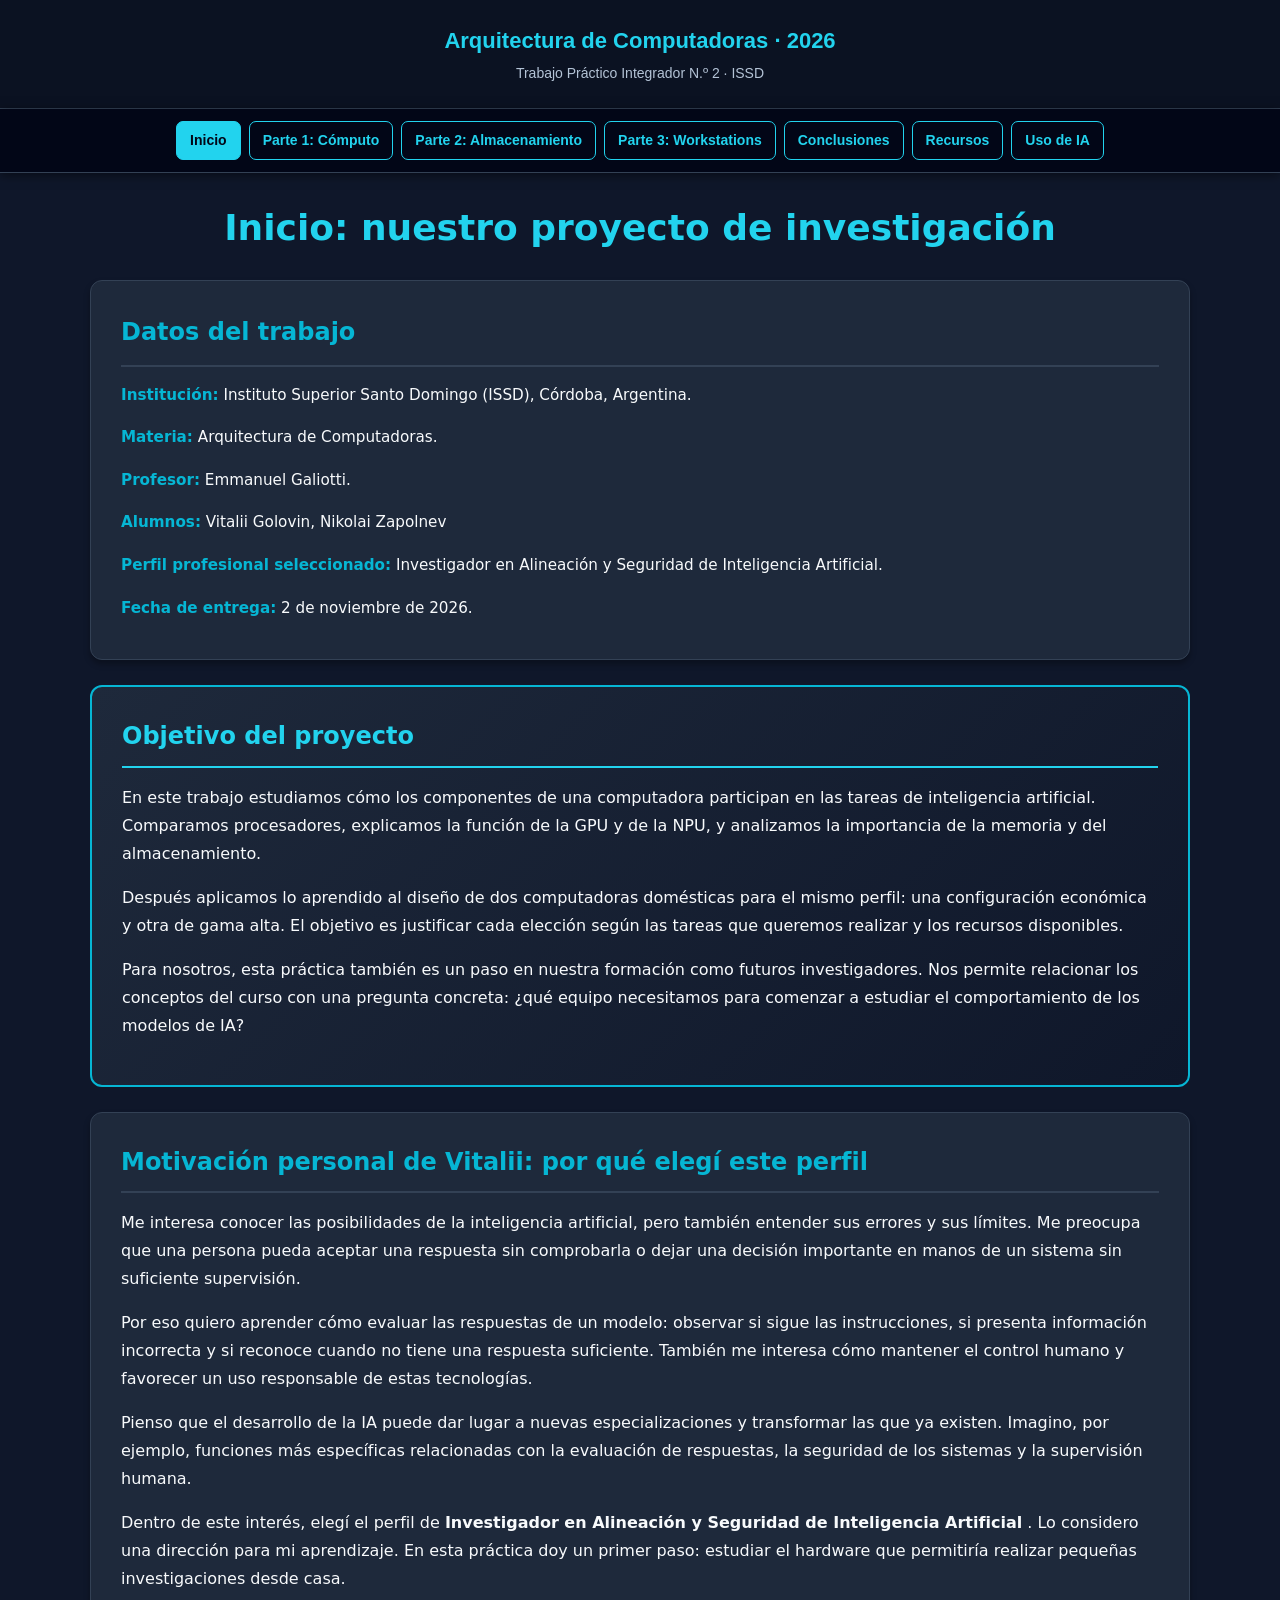
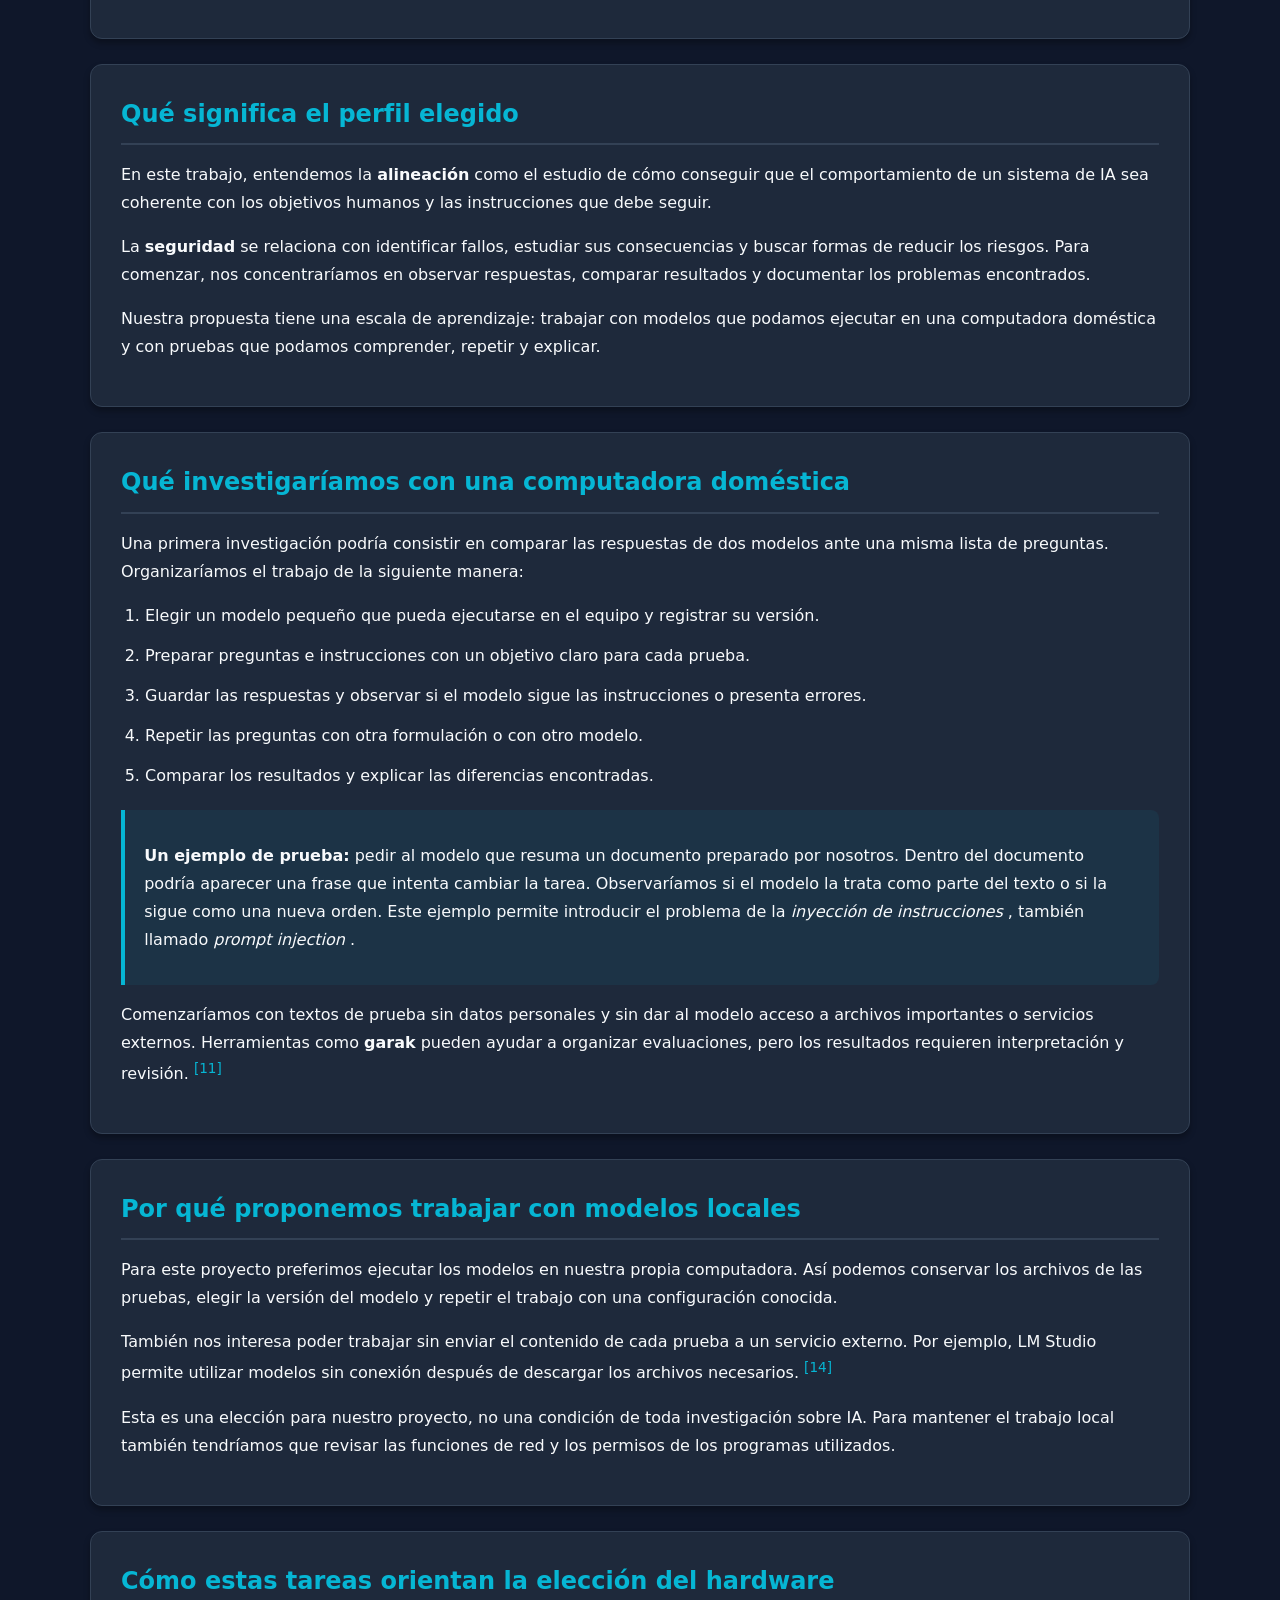
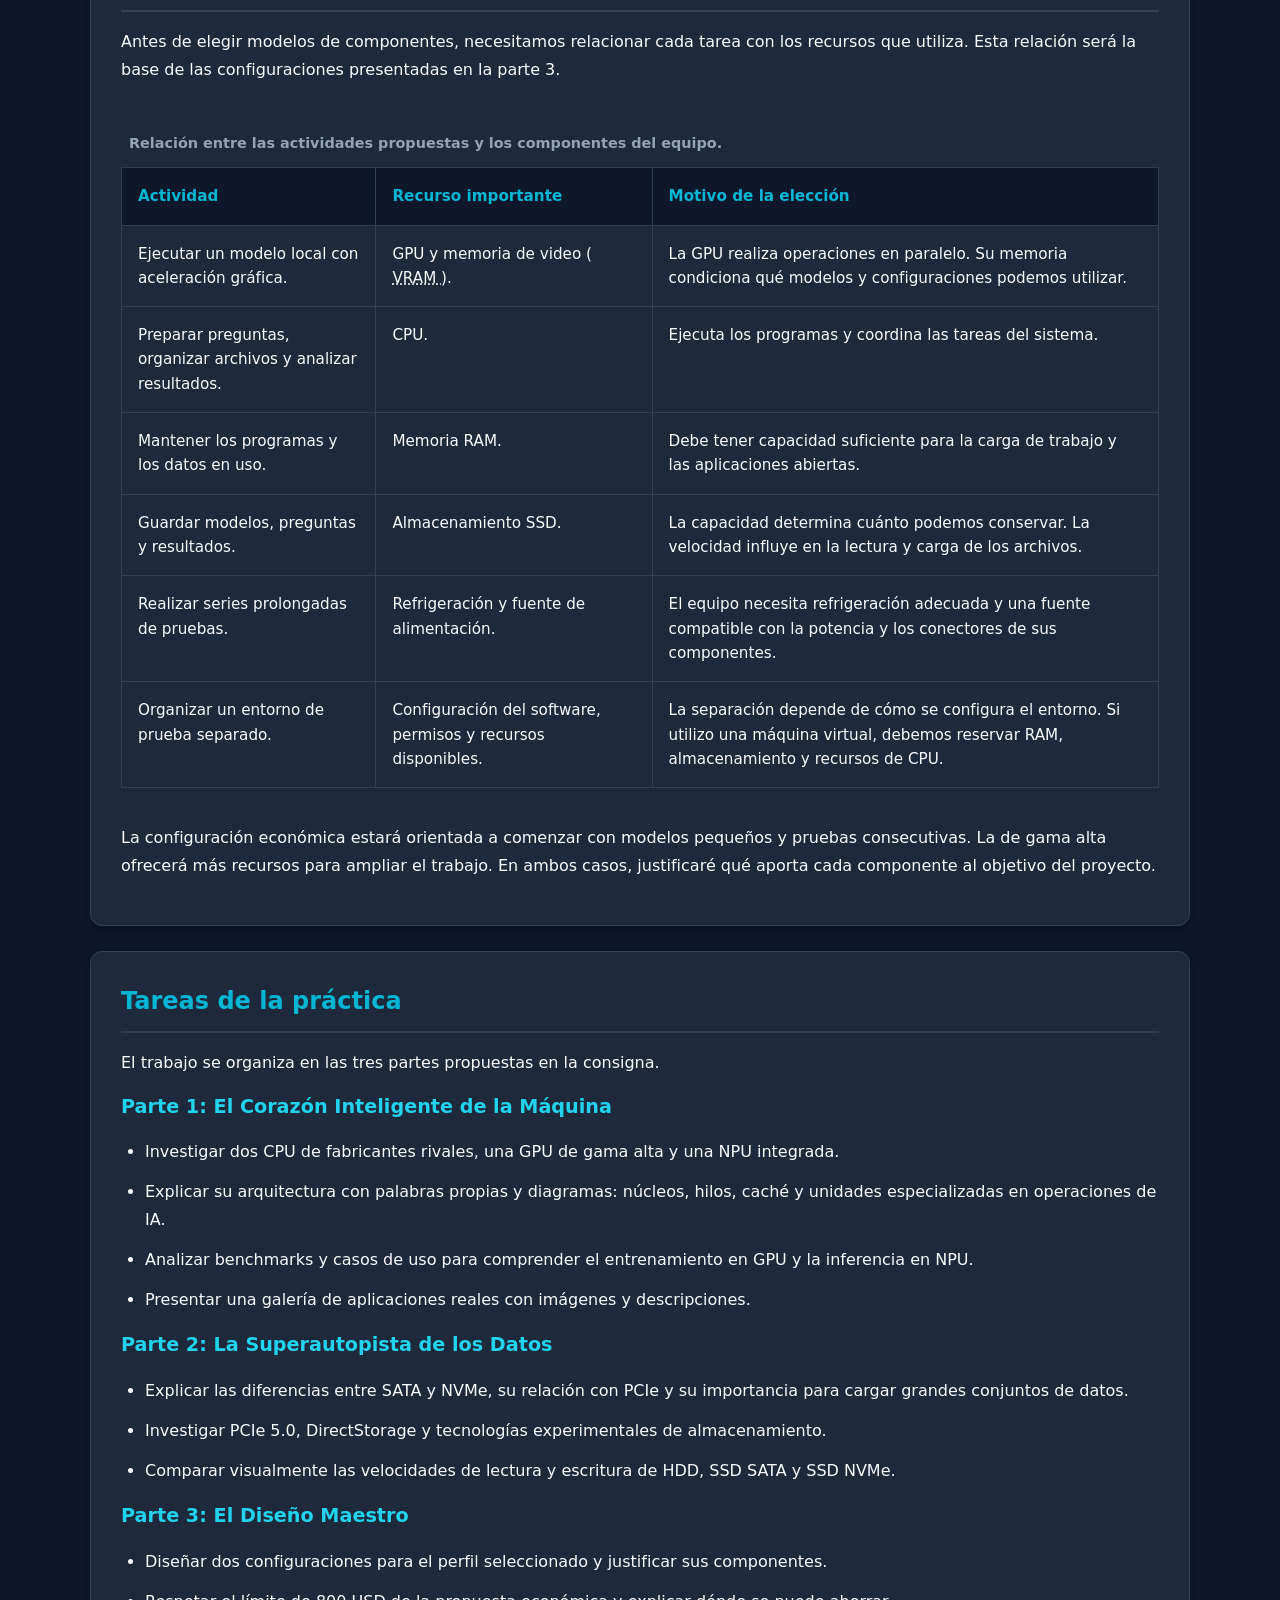
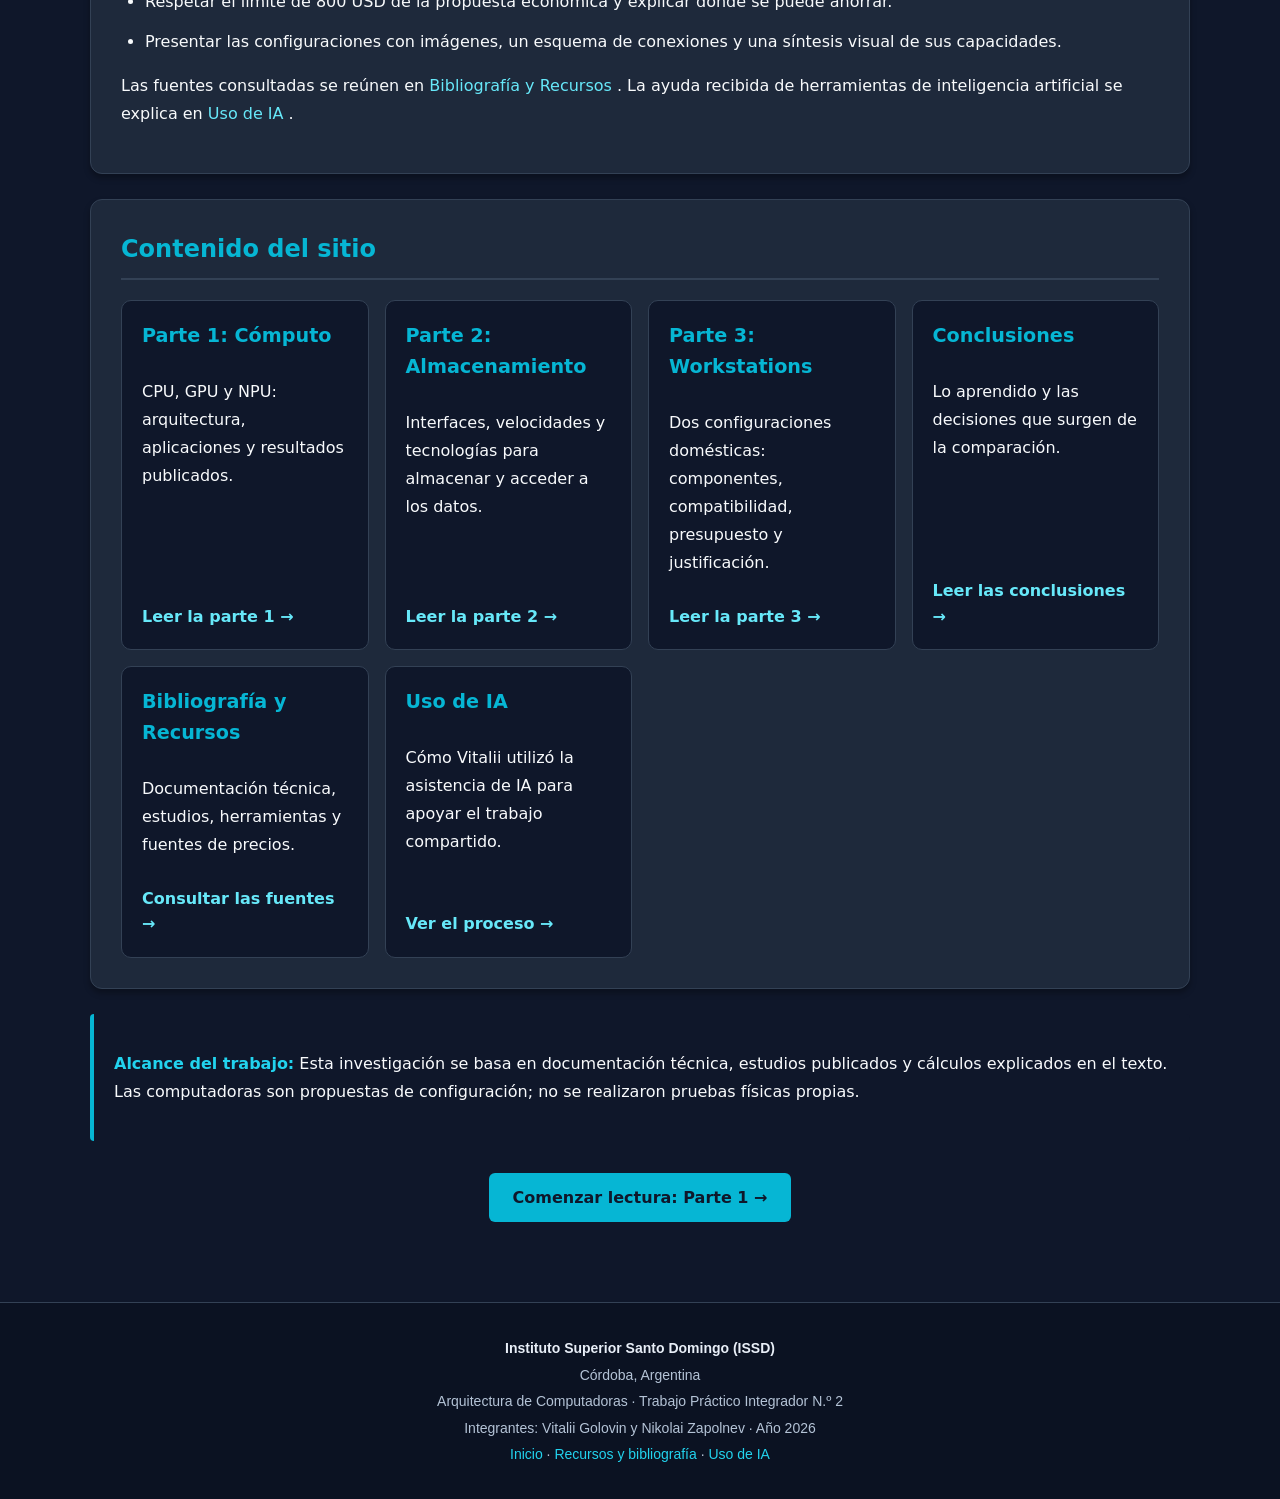
<file: index.html>
<!DOCTYPE html>

<html lang="es">
<head>
<meta charset="utf-8"/>
<meta content="width=device-width, initial-scale=1.0" name="viewport"/>
<meta content="Trabajo Práctico Integrador N.º 2 de Arquitectura de Computadoras. Investigación sobre CPU, GPU, NPU, almacenamiento y dos configuraciones domésticas para estudiar inteligencia artificial." name="description"/>
<title>
   Inicio | TP 2 · ISSD · Vitalii Golovin y Nikolai Zapolnev
  </title>
<link href="styles.css" rel="stylesheet"/>
<style>
   /* Ajustes específicos de la página de inicio */

        .intro-section p,
        .intro-section li {
            line-height: 1.75;
        }

        .intro-section p + p {
            margin-top: 1rem;
        }

        .intro-section ul,
        .intro-section ol {
            padding-left: 1.5rem;
        }

        .intro-section li + li {
            margin-top: 0.65rem;
        }

        .intro-note {
            margin-top: 1.25rem;
            padding: 1rem 1.2rem;
            border-left: 4px solid var(--accent, #06b6d4);
            border-radius: 0 8px 8px 0;
            background: rgba(6, 182, 212, 0.07);
        }

        .intro-table-wrapper {
            width: 100%;
            overflow-x: auto;
            margin-top: 1.25rem;
        }

        .intro-table {
            width: 100%;
            min-width: 560px;
            border-collapse: collapse;
        }

        .intro-table th,
        .intro-table td {
            padding: 1rem;
            text-align: left;
            vertical-align: top;
            line-height: 1.6;
            border: 1px solid #334155;
        }

        .intro-table th {
            color: var(--accent, #06b6d4);
            background: #0f172a;
        }

        .intro-table caption {
            padding-bottom: 0.75rem;
            text-align: left;
            color: var(--muted, #94a3b8);
            font-size: 0.9rem;
        }

        .intro-page-grid {
            display: grid;
            grid-template-columns: repeat(auto-fit, minmax(240px, 1fr));
            gap: 1rem;
            margin-top: 1.25rem;
        }

        .intro-page-card {
            display: flex;
            flex-direction: column;
            padding: 1.25rem;
            border: 1px solid #334155;
            border-radius: 10px;
            background: #0f172a;
        }

        .intro-page-card h3 {
            margin-top: 0;
            color: var(--accent, #06b6d4);
        }

        .intro-page-card p {
            flex-grow: 1;
        }

        .intro-page-card a {
            display: inline-block;
            margin-top: 0.75rem;
            font-weight: 600;
        }

        .intro-reading-link {
            display: flex;
            justify-content: center;
            margin: 2rem 0;
        }

        .academic-footer {
            margin-top: 3rem;
            padding: 2rem 1rem;
            border-top: 1px solid #334155;
            background: #020617;
            color: #cbd5e1;
            text-align: center;
        }

        .academic-footer-inner {
            max-width: 1000px;
            margin: 0 auto;
        }

        .academic-footer p {
            margin: 0.4rem 0;
            line-height: 1.6;
        }

        .academic-footer .institution-name {
            color: #f1f5f9;
            font-weight: 700;
        }

        .academic-footer .footer-detail {
            color: #94a3b8;
            font-size: 0.9rem;
        }

        .academic-footer a {
            color: #22d3ee;
        }

        .academic-footer-links {
            display: flex;
            justify-content: center;
            flex-wrap: wrap;
            gap: 0.75rem 1.5rem;
            margin-top: 1rem;
        }

        .home-skip-link {
            position: absolute;
            top: -100px;
            left: 1rem;
            z-index: 1000;
            padding: 0.75rem 1rem;
            border-radius: 6px;
            background: #06b6d4;
            color: #020617;
            font-weight: 700;
        }

        .home-skip-link:focus {
            top: 1rem;
        }

        @media (max-width: 600px) {
            .intro-page-grid {
                grid-template-columns: 1fr;
            }

            .intro-table th,
            .intro-table td {
                padding: 0.75rem;
            }

            .academic-footer {
                padding: 1.5rem 1rem;
            }
        }
  </style>
<meta content="Vitalii Golovin y Nikolai Zapolnev" name="author"/>
<style id="academic-common-style">
   /* Presentación común de las siete páginas académicas. */
html { scroll-padding-top: 110px; }
header.academic-masthead { margin:0; padding:26px 20px 24px; text-align:center; background:#0b1222; border-bottom:1px solid #334155; color:#e8eef7; font-family:Arial,Helvetica,sans-serif; }
header.academic-masthead .academic-course { margin:0; padding:0; color:#22d3ee; font-size:22px; font-weight:700; line-height:1.4; letter-spacing:0; }
header.academic-masthead .academic-work { margin:6px 0 0; padding:0; color:#b4c3d6; font-size:14px; line-height:1.5; }
nav.academic-nav { position:sticky; top:0; z-index:50; margin:0; padding:12px 16px; background:#020617; border-bottom:1px solid #334155; font-family:Arial,Helvetica,sans-serif; }
nav.academic-nav ul { display:flex; flex-wrap:wrap; justify-content:center; gap:8px; list-style:none; padding:0; margin:0; }
nav.academic-nav li { padding:0; margin:0; }
nav.academic-nav a { display:block; padding:9px 13px; border:1px solid #22d3ee; border-radius:7px; font-size:14px; font-weight:600; line-height:1.4; color:#22d3ee; text-decoration:none; background:transparent; }
nav.academic-nav a:hover,nav.academic-nav a[aria-current="page"] { color:#020617; background:#22d3ee; }
nav.academic-nav a:focus-visible { outline:3px solid #fbbf24; outline-offset:3px; }
main#contenido { width:calc(100% - 40px); max-width:1100px; margin:0 auto; padding:32px 0 48px; }
main#contenido > header.academic-page-header { margin:0 0 30px; padding:0; text-align:center; background:none; border:0; box-shadow:none; }
header.academic-page-header h1 { margin:0; padding:0; color:#22d3ee; font-size:clamp(26px,3vw,36px); line-height:1.25; border:0; text-align:center; }
header.academic-page-header p { max-width:760px; margin:14px auto 0; color:#b4c3d6; font-size:17px; line-height:1.65; text-align:center; }
footer.academic-common-footer { margin:0; padding:30px 20px; border-top:1px solid #334155; text-align:center; background:#0b1222; color:#b4c3d6; font-family:Arial,Helvetica,sans-serif; font-size:14px; line-height:1.6; }
footer.academic-common-footer p { margin:4px 0; }
footer.academic-common-footer strong { color:#e8eef7; }
footer.academic-common-footer a { color:#22d3ee; }
@media(max-width:600px) { header.academic-masthead{padding:20px 16px;} header.academic-masthead .academic-course{font-size:20px;} nav.academic-nav{position:relative;padding:10px;} nav.academic-nav ul{gap:6px;} nav.academic-nav a{padding:8px 10px;font-size:13px;} main#contenido{width:calc(100% - 28px);padding-top:24px;} html{scroll-padding-top:16px;} }
@media print { header.academic-masthead,footer.academic-common-footer{background:white;color:black;} nav.academic-nav{display:none;} main#contenido{width:100%;max-width:none;} }
  </style>
</head>
<body>
<a class="home-skip-link" href="#contenido">Saltar al contenido</a>
<header class="academic-masthead">
<p class="academic-course">Arquitectura de Computadoras · 2026</p>
<p class="academic-work">Trabajo Práctico Integrador N.º 2 · ISSD</p>
</header>
<nav aria-label="Navegación principal" class="academic-nav">
<ul>
<li>
<a aria-current="page" href="index.html">Inicio</a>
</li>
<li>
<a href="part1.html">Parte 1: Cómputo</a>
</li>
<li>
<a href="part2.html">Parte 2: Almacenamiento</a>
</li>
<li>
<a href="part3.html">Parte 3: Workstations</a>
</li>
<li>
<a href="conclusions.html">Conclusiones</a>
</li>
<li>
<a href="resources.html">Recursos</a>
</li>
<li>
<a href="prompts.html">Uso de IA</a>
</li>
</ul>
</nav>
<main class="container" id="contenido">
<header class="academic-page-header">
<h1>Inicio: nuestro proyecto de investigación</h1>
</header>
<!-- INFORMACIÓN ACADÉMICA -->
<section aria-labelledby="datos-trabajo" class="card meta-info intro-section">
<h2 id="datos-trabajo">Datos del trabajo</h2>
<p>
<strong>Institución:</strong>
     Instituto Superior Santo Domingo (ISSD), Córdoba, Argentina.
    </p>
<p>
<strong>Materia:</strong>
     Arquitectura de Computadoras.
    </p>
<p>
<strong>Profesor:</strong>
     Emmanuel Galiotti.
    </p>
<p>
<strong>Alumnos:</strong>
     Vitalii Golovin, Nikolai Zapolnev
    </p>
<p>
<strong>Perfil profesional seleccionado:</strong>
     Investigador en Alineación y Seguridad de Inteligencia Artificial.
    </p>
<p>
<strong>Fecha de entrega:</strong>
     2 de noviembre de 2026.
    </p>
</section>
<!-- OBJETIVO -->
<section aria-labelledby="objetivo" class="profile-card intro-section">
<h2 id="objetivo">Objetivo del proyecto</h2>
<p>En este trabajo estudiamos cómo los componentes de una computadora participan en las tareas de inteligencia artificial. Comparamos procesadores, explicamos la función de la GPU y de la NPU, y analizamos la importancia de la memoria y del almacenamiento.</p>
<p>Después aplicamos lo aprendido al diseño de dos computadoras domésticas para el mismo perfil: una configuración económica y otra de gama alta. El objetivo es justificar cada elección según las tareas que queremos realizar y los recursos disponibles.</p>
<p>Para nosotros, esta práctica también es un paso en nuestra formación como futuros investigadores. Nos permite relacionar los conceptos del curso con una pregunta concreta: ¿qué equipo necesitamos para comenzar a estudiar el comportamiento de los modelos de IA?</p>
</section>
<!-- MOTIVACIÓN PERSONAL -->
<section aria-labelledby="motivacion" class="card intro-section">
<h2 id="motivacion">Motivación personal de Vitalii: por qué elegí este perfil</h2>
<p>Me interesa conocer las posibilidades de la inteligencia artificial, pero también entender sus errores y sus límites. Me preocupa que una persona pueda aceptar una respuesta sin comprobarla o dejar una decisión importante en manos de un sistema sin suficiente supervisión.</p>
<p>Por eso quiero aprender cómo evaluar las respuestas de un modelo: observar si sigue las instrucciones, si presenta información incorrecta y si reconoce cuando no tiene una respuesta suficiente. También me interesa cómo mantener el control humano y favorecer un uso responsable de estas tecnologías.</p>
<p>Pienso que el desarrollo de la IA puede dar lugar a nuevas especializaciones y transformar las que ya existen. Imagino, por ejemplo, funciones más específicas relacionadas con la evaluación de respuestas, la seguridad de los sistemas y la supervisión humana.</p>
<p>
     Dentro de este interés, elegí el perfil de
     <strong>Investigador en Alineación y Seguridad de Inteligencia Artificial</strong>
     . Lo considero
                una dirección para mi aprendizaje. En esta práctica
                doy un primer paso: estudiar el hardware que
                permitiría realizar pequeñas investigaciones
                desde casa.
    </p>
</section>
<!-- SIGNIFICADO DEL PERFIL -->
<section aria-labelledby="perfil" class="card intro-section">
<h2 id="perfil">Qué significa el perfil elegido</h2>
<p>
     En este trabajo, entendemos la
     <strong>alineación</strong>
     como el estudio de cómo conseguir que el comportamiento de un sistema de IA sea coherente con los objetivos humanos y las instrucciones que debe seguir.
    </p>
<p>
     La
     <strong>seguridad</strong>
     se relaciona con identificar fallos, estudiar sus consecuencias y buscar formas de reducir los riesgos. Para comenzar, nos concentraríamos en observar respuestas, comparar resultados y documentar los problemas encontrados.
    </p>
<p>Nuestra propuesta tiene una escala de aprendizaje: trabajar con modelos que podamos ejecutar en una computadora doméstica y con pruebas que podamos comprender, repetir y explicar.</p>
</section>
<!-- ACTIVIDADES CONCRETAS -->
<section aria-labelledby="investigacion-domestica" class="card intro-section">
<h2 id="investigacion-domestica">Qué investigaríamos con una computadora doméstica</h2>
<p>Una primera investigación podría consistir en comparar las respuestas de dos modelos ante una misma lista de preguntas. Organizaríamos el trabajo de la siguiente manera:</p>
<ol>
<li>Elegir un modelo pequeño que pueda ejecutarse en el equipo y registrar su versión.</li>
<li>Preparar preguntas e instrucciones con un objetivo claro para cada prueba.</li>
<li>Guardar las respuestas y observar si el modelo sigue las instrucciones o presenta errores.</li>
<li>Repetir las preguntas con otra formulación o con otro modelo.</li>
<li>Comparar los resultados y explicar las diferencias encontradas.</li>
</ol>
<div class="intro-note">
<p>
<strong>Un ejemplo de prueba:</strong>
      pedir al modelo que resuma un documento preparado por nosotros. Dentro del documento podría aparecer una frase que intenta cambiar la tarea. Observaríamos si el modelo la trata como parte del texto o si la sigue como una nueva orden. Este ejemplo permite introducir el problema de la
      <em>inyección de instrucciones</em>
      , también llamado
      <em>prompt injection</em>
      .
     </p>
</div>
<p>
     Comenzaríamos con textos de prueba sin datos personales y sin dar al modelo acceso a archivos importantes o servicios externos. Herramientas como
     <strong>garak</strong>
     pueden ayudar a organizar evaluaciones, pero los resultados requieren interpretación y revisión.
     <a aria-label="Fuente 11: garak" class="citation" href="resources.html#ref-11">[11]</a>
</p>
</section>
<!-- ELECCIÓN DEL TRABAJO LOCAL -->
<section aria-labelledby="trabajo-local" class="card intro-section">
<h2 id="trabajo-local">Por qué proponemos trabajar con modelos locales</h2>
<p>Para este proyecto preferimos ejecutar los modelos en nuestra propia computadora. Así podemos conservar los archivos de las pruebas, elegir la versión del modelo y repetir el trabajo con una configuración conocida.</p>
<p>
     También nos interesa poder trabajar sin enviar el contenido de cada prueba a un servicio externo. Por ejemplo, LM Studio permite utilizar modelos sin conexión después de descargar los archivos necesarios.
     <a aria-label="Fuente 14: funcionamiento local de LM Studio" class="citation" href="resources.html#ref-14">[14]</a>
</p>
<p>Esta es una elección para nuestro proyecto, no una condición de toda investigación sobre IA. Para mantener el trabajo local también tendríamos que revisar las funciones de red y los permisos de los programas utilizados.</p>
</section>
<!-- RELACIÓN ENTRE TAREAS Y HARDWARE -->
<section aria-labelledby="hardware" class="card intro-section">
<h2 id="hardware">Cómo estas tareas orientan la elección del hardware</h2>
<p>Antes de elegir modelos de componentes, necesitamos relacionar cada tarea con los recursos que utiliza. Esta relación será la base de las configuraciones presentadas en la parte 3.</p>
<div class="intro-table-wrapper">
<table class="intro-table">
<caption>
       Relación entre las actividades propuestas y los componentes del equipo.
      </caption>
<thead>
<tr>
<th scope="col">Actividad</th>
<th scope="col">Recurso importante</th>
<th scope="col">Motivo de la elección</th>
</tr>
</thead>
<tbody>
<tr>
<td>Ejecutar un modelo local con aceleración gráfica.</td>
<td>
         GPU y memoria de video (
         <abbr title="Video Random Access Memory">
          VRAM
         </abbr>
         ).
        </td>
<td>La GPU realiza operaciones en paralelo. Su memoria condiciona qué modelos y configuraciones podemos utilizar.</td>
</tr>
<tr>
<td>Preparar preguntas, organizar archivos y analizar resultados.</td>
<td>CPU.</td>
<td>Ejecuta los programas y coordina las tareas del sistema.</td>
</tr>
<tr>
<td>Mantener los programas y los datos en uso.</td>
<td>Memoria RAM.</td>
<td>Debe tener capacidad suficiente para la carga de trabajo y las aplicaciones abiertas.</td>
</tr>
<tr>
<td>Guardar modelos, preguntas y resultados.</td>
<td>Almacenamiento SSD.</td>
<td>La capacidad determina cuánto podemos conservar. La velocidad influye en la lectura y carga de los archivos.</td>
</tr>
<tr>
<td>Realizar series prolongadas de pruebas.</td>
<td>Refrigeración y fuente de alimentación.</td>
<td>El equipo necesita refrigeración adecuada y una fuente compatible con la potencia y los conectores de sus componentes.</td>
</tr>
<tr>
<td>Organizar un entorno de prueba separado.</td>
<td>Configuración del software, permisos y recursos disponibles.</td>
<td>La separación depende de cómo se configura el entorno. Si utilizo una máquina virtual, debemos reservar RAM, almacenamiento y recursos de CPU.</td>
</tr>
</tbody>
</table>
</div>
<p>La configuración económica estará orientada a comenzar con modelos pequeños y pruebas consecutivas. La de gama alta ofrecerá más recursos para ampliar el trabajo. En ambos casos, justificaré qué aporta cada componente al objetivo del proyecto.</p>
</section>
<!-- ORGANIZACIÓN SEGÚN LA CONSIGNA -->
<section aria-labelledby="tareas" class="card intro-section">
<h2 id="tareas">Tareas de la práctica</h2>
<p>El trabajo se organiza en las tres partes propuestas en la consigna.</p>
<h3>Parte 1: El Corazón Inteligente de la Máquina</h3>
<ul>
<li>Investigar dos CPU de fabricantes rivales, una GPU de gama alta y una NPU integrada.</li>
<li>Explicar su arquitectura con palabras propias y diagramas: núcleos, hilos, caché y unidades especializadas en operaciones de IA.</li>
<li>Analizar benchmarks y casos de uso para comprender el entrenamiento en GPU y la inferencia en NPU.</li>
<li>Presentar una galería de aplicaciones reales con imágenes y descripciones.</li>
</ul>
<h3>Parte 2: La Superautopista de los Datos</h3>
<ul>
<li>Explicar las diferencias entre SATA y NVMe, su relación con PCIe y su importancia para cargar grandes conjuntos de datos.</li>
<li>Investigar PCIe 5.0, DirectStorage y tecnologías experimentales de almacenamiento.</li>
<li>Comparar visualmente las velocidades de lectura y escritura de HDD, SSD SATA y SSD NVMe.</li>
</ul>
<h3>Parte 3: El Diseño Maestro</h3>
<ul>
<li>Diseñar dos configuraciones para el perfil seleccionado y justificar sus componentes.</li>
<li>Respetar el límite de 800 USD de la propuesta económica y explicar dónde se puede ahorrar.</li>
<li>Presentar las configuraciones con imágenes, un esquema de conexiones y una síntesis visual de sus capacidades.</li>
</ul>
<p>
     Las fuentes consultadas se reúnen en
     <a href="resources.html">Bibliografía y Recursos</a>
     . La ayuda recibida de herramientas de inteligencia artificial se explica en
     <a href="prompts.html">Uso de IA</a>
     .
    </p>
</section>
<!-- ACCESO A LOS CONTENIDOS -->
<section aria-labelledby="contenido-sitio" class="card intro-section">
<h2 id="contenido-sitio">Contenido del sitio</h2>
<div class="intro-page-grid">
<article class="intro-page-card">
<h3>Parte 1: Cómputo</h3>
<p>CPU, GPU y NPU: arquitectura, aplicaciones y resultados publicados.</p>
<a href="part1.html">Leer la parte 1 →</a>
</article>
<article class="intro-page-card">
<h3>Parte 2: Almacenamiento</h3>
<p>Interfaces, velocidades y tecnologías para almacenar y acceder a los datos.</p>
<a href="part2.html">Leer la parte 2 →</a>
</article>
<article class="intro-page-card">
<h3>Parte 3: Workstations</h3>
<p>Dos configuraciones domésticas: componentes, compatibilidad, presupuesto y justificación.</p>
<a href="part3.html">Leer la parte 3 →</a>
</article>
<article class="intro-page-card">
<h3>Conclusiones</h3>
<p>Lo aprendido y las decisiones que surgen de la comparación.</p>
<a href="conclusions.html">Leer las conclusiones →</a>
</article>
<article class="intro-page-card">
<h3>Bibliografía y Recursos</h3>
<p>Documentación técnica, estudios, herramientas y fuentes de precios.</p>
<a href="resources.html">Consultar las fuentes →</a>
</article>
<article class="intro-page-card">
<h3>Uso de IA</h3>
<p>Cómo Vitalii utilizó la asistencia de IA para apoyar el trabajo compartido.</p>
<a href="prompts.html">Ver el proceso →</a>
</article>
</div>
</section>
<!-- ALCANCE ACADÉMICO -->
<aside aria-label="Alcance de la investigación" class="highlight intro-section">
<p>
<strong>Alcance del trabajo:</strong>
     Esta investigación se basa en documentación técnica, estudios publicados y cálculos explicados en el texto. Las computadoras son propuestas de configuración; no se realizaron pruebas físicas propias.
    </p>
</aside>
<div class="intro-reading-link">
<a class="btn" href="part1.html">Comenzar lectura: Parte 1 →</a>
</div>
</main>
<!-- PIE DE PÁGINA -->
<footer class="academic-common-footer">
<p>
<strong>Instituto Superior Santo Domingo (ISSD)</strong>
</p>
<p>Córdoba, Argentina</p>
<p>Arquitectura de Computadoras · Trabajo Práctico Integrador N.º 2</p>
<p>Integrantes: Vitalii Golovin y Nikolai Zapolnev · Año 2026</p>
<p>
<a href="index.html">Inicio</a>
    ·
    <a href="resources.html">Recursos y bibliografía</a>
    ·
    <a href="prompts.html">Uso de IA</a>
</p>
</footer>
</body>
</html>
</file>
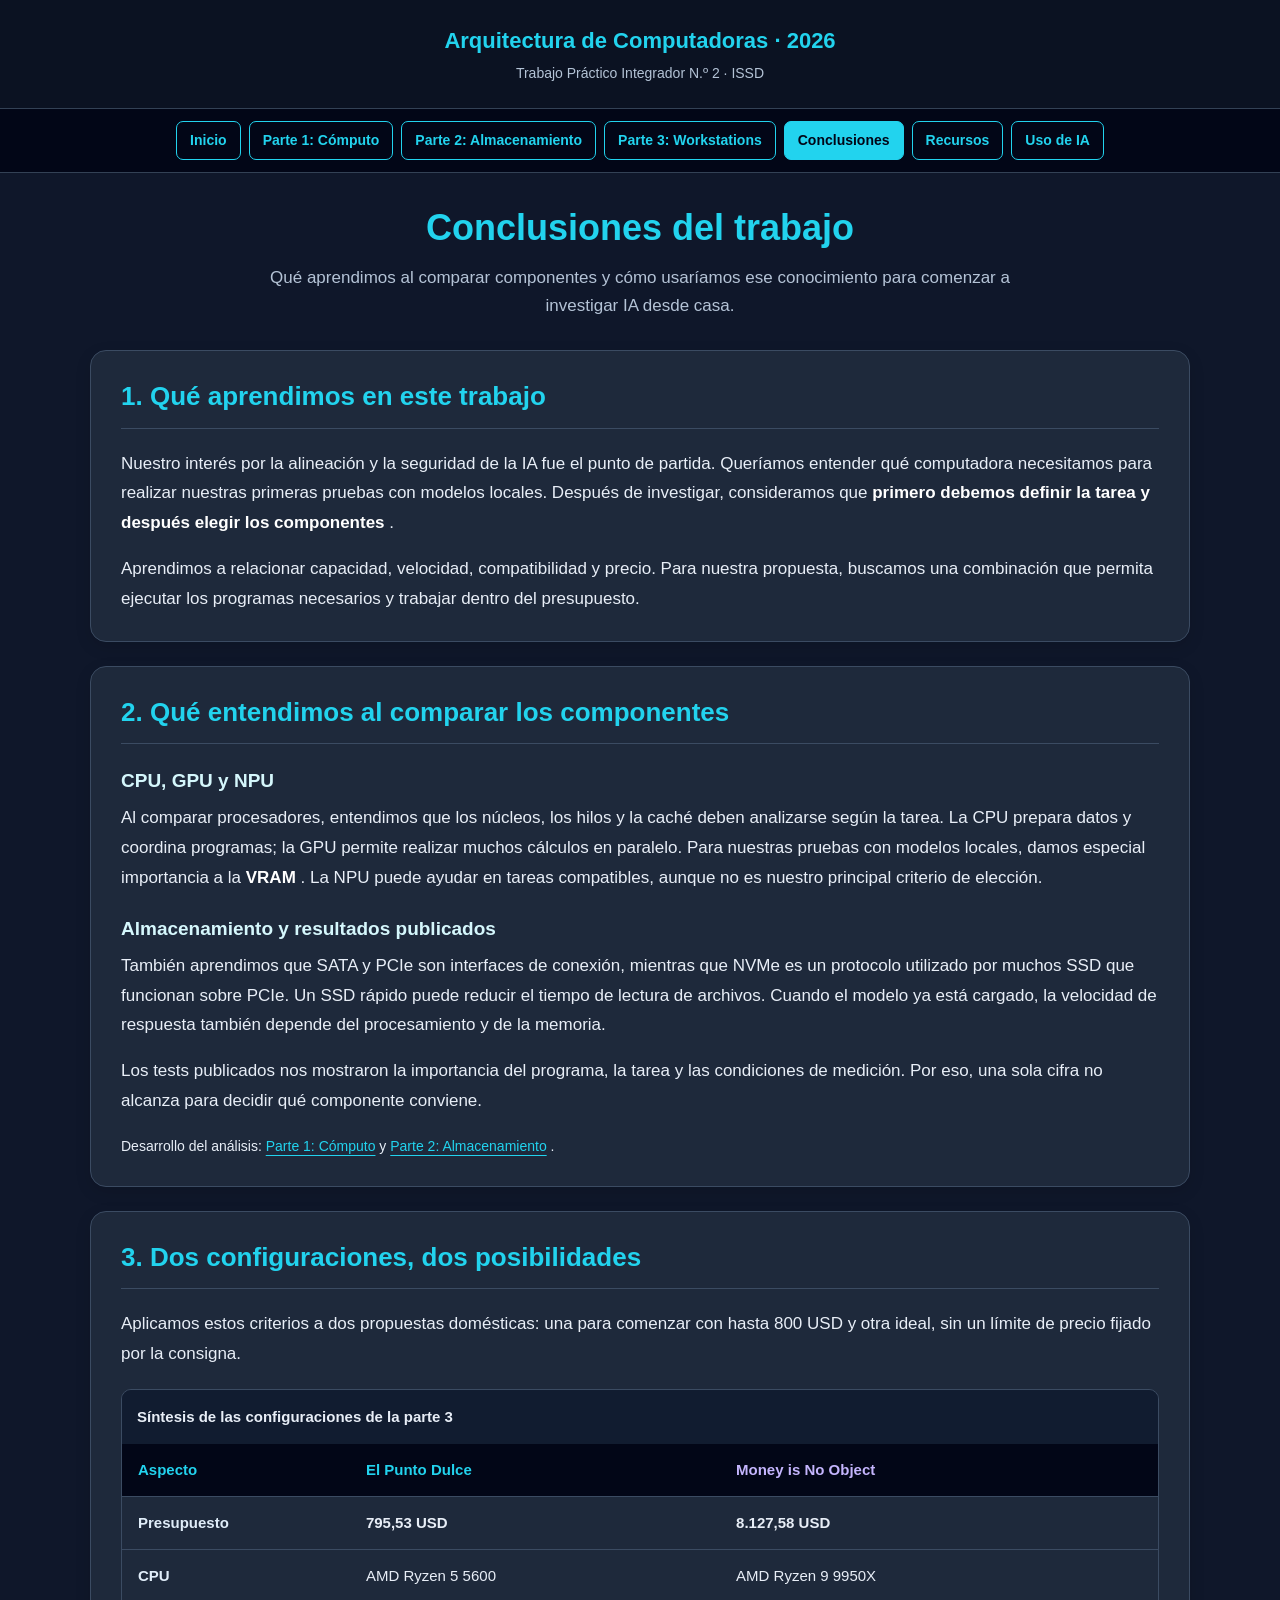
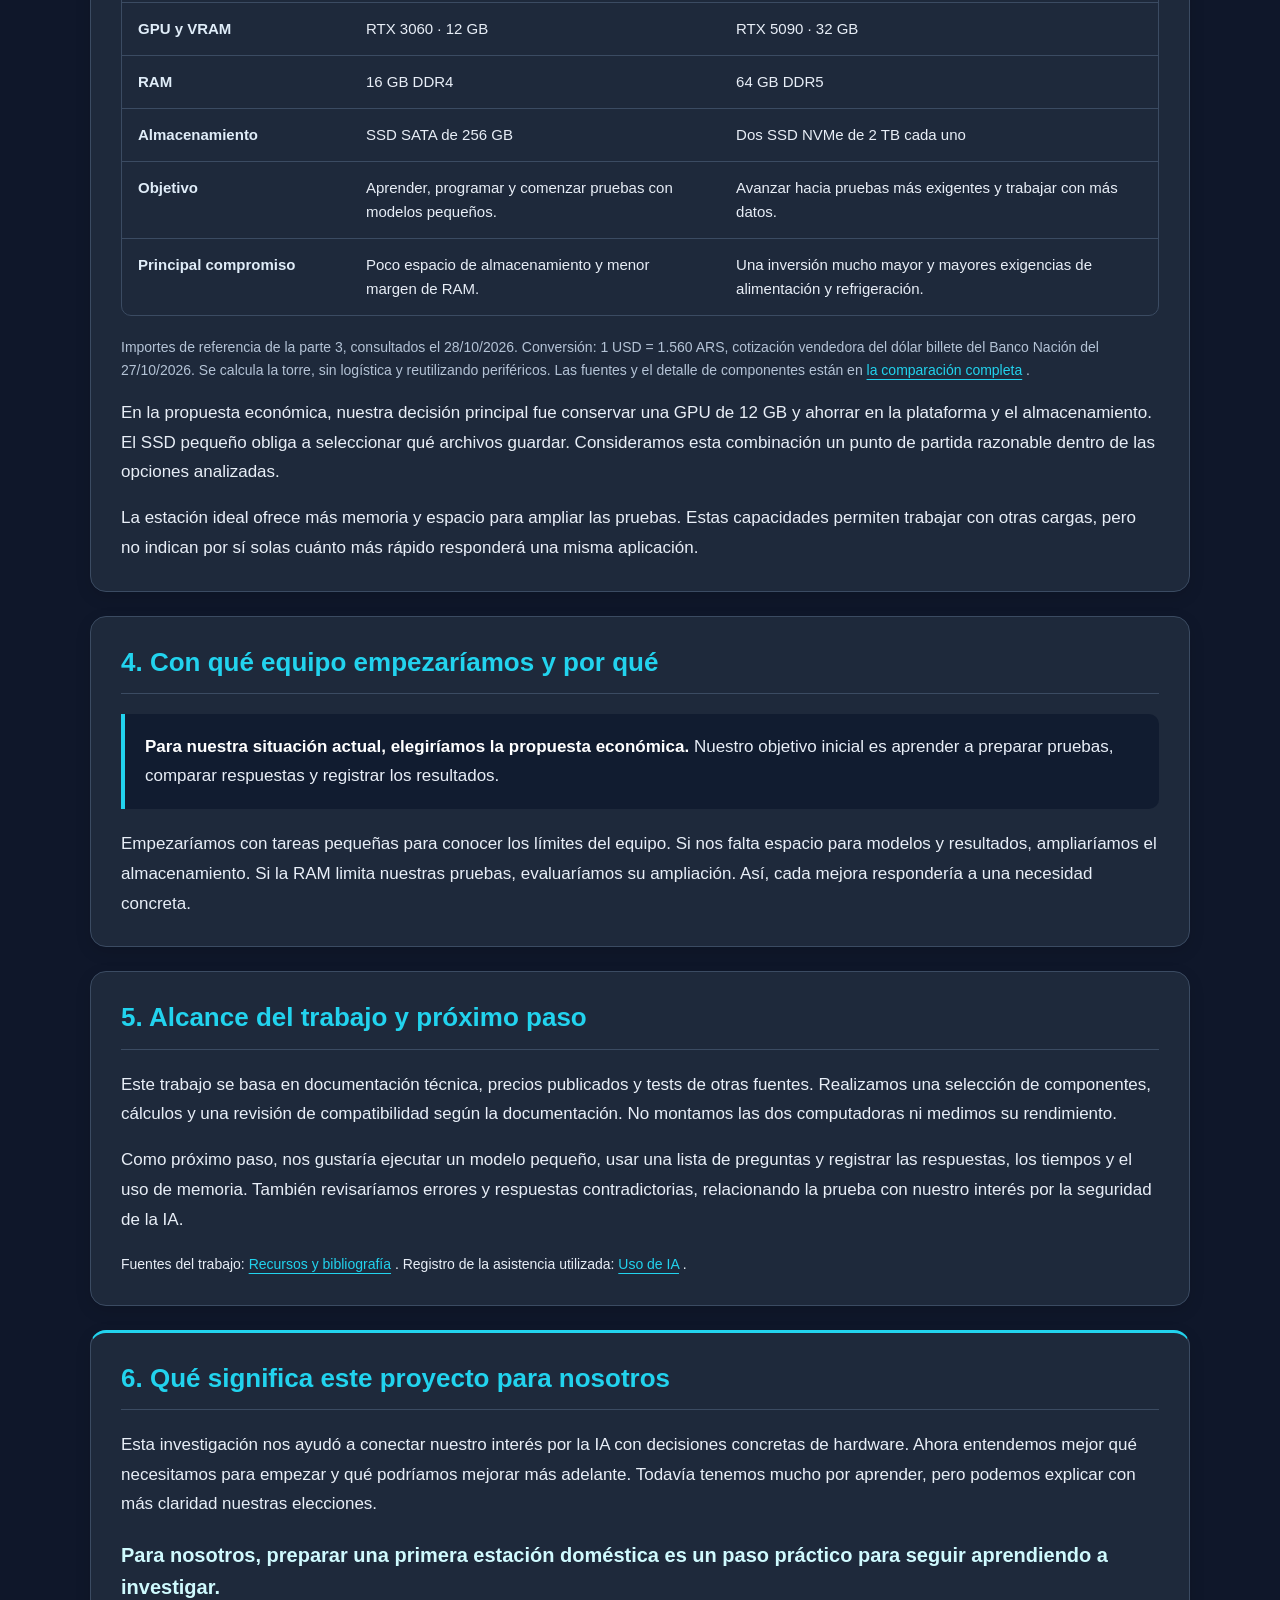
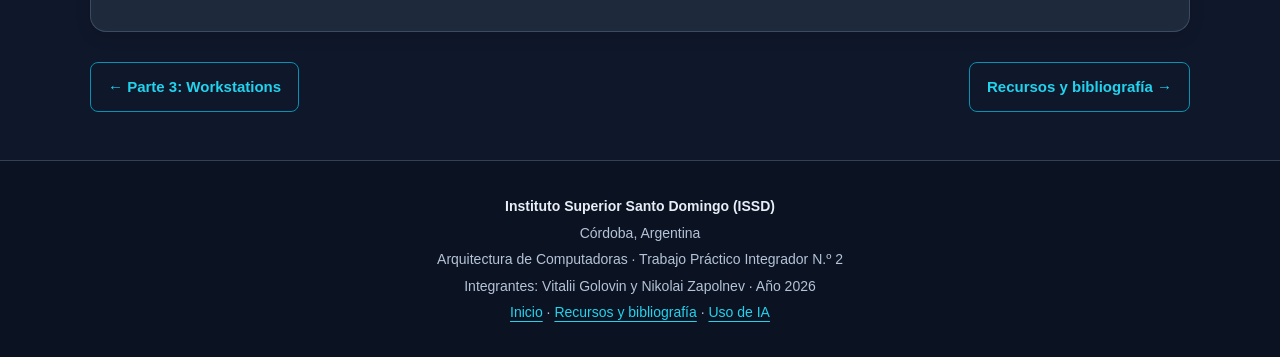
<file: conclusions.html>
<!DOCTYPE html>

<html lang="es">
<head>
<meta charset="utf-8"/>
<meta content="width=device-width, initial-scale=1.0" name="viewport"/>
<meta content="Vitalii Golovin y Nikolai Zapolnev" name="author"/>
<meta content="Conclusiones del trabajo práctico sobre arquitectura de computadoras y dos estaciones domésticas para comenzar a investigar inteligencia artificial." name="description"/>
<title>
   Conclusiones | TP 2 · ISSD
  </title>
<style>
   :root {
      color-scheme: dark;

      --background: #0f172a;
      --navigation: #020617;
      --surface: #1e293b;
      --surface-dark: #111c30;

      --text: #e8eef7;
      --muted: #b4c3d6;

      --accent: #22d3ee;
      --accent-dark: #0891b2;
      --purple: #c4b5fd;

      --border: #3b4b62;
      --radius: 16px;
    }

    * {
      box-sizing: border-box;
    }

    html {
      scroll-behavior: smooth;
      scroll-padding-top: 100px;
    }

    body {
      margin: 0;
      background: var(--background);
      color: var(--text);
      font-family: Arial, Helvetica, sans-serif;
      font-size: 17px;
      line-height: 1.75;
    }

    a {
      color: var(--accent);
      text-underline-offset: 4px;
    }

    a:hover {
      color: #a5f3fc;
    }

    a:focus-visible,
    summary:focus-visible,
    [tabindex]:focus-visible {
      outline: 3px solid #fbbf24;
      outline-offset: 5px;
    }

    .skip-link {
      position: absolute;
      top: -100px;
      left: 16px;
      z-index: 100;
      padding: 12px 18px;
      border-radius: 8px;
      background: var(--accent);
      color: var(--navigation);
      font-weight: bold;
    }

    .skip-link:focus {
      top: 12px;
    }

    .site-nav {
      position: sticky;
      top: 0;
      z-index: 20;
      padding: 13px 18px;
      border-bottom: 1px solid var(--border);
      background: var(--navigation);
    }

    .site-nav ul {
      display: flex;
      flex-wrap: wrap;
      justify-content: center;
      gap: 8px;
      max-width: 1200px;
      margin: 0 auto;
      padding: 0;
      list-style: none;
    }

    .site-nav a {
      display: block;
      padding: 9px 14px;
      border: 1px solid var(--accent-dark);
      border-radius: 7px;
      color: var(--accent);
      font-size: 14px;
      font-weight: bold;
      text-decoration: none;
    }

    .site-nav a:hover {
      background: #123047;
    }

    .site-nav a[aria-current="page"] {
      border-color: var(--accent);
      background: var(--accent);
      color: var(--navigation);
    }

    main {
      width: min(1050px, calc(100% - 40px));
      margin: 0 auto;
      padding: 42px 0 55px;
    }

    .page-header {
      margin-bottom: 30px;
    }

    .eyebrow {
      margin: 0 0 10px;
      color: var(--muted);
      font-size: 13px;
      font-weight: bold;
      letter-spacing: 0.08em;
      text-transform: uppercase;
    }

    h1 {
      margin: 0 0 15px;
      color: var(--accent);
      font-size: clamp(32px, 5vw, 46px);
      line-height: 1.2;
    }

    .lead {
      max-width: 850px;
      margin: 0;
      color: var(--muted);
      font-size: 19px;
    }

    .card {
      margin-bottom: 24px;
      padding: 28px 30px;
      border: 1px solid var(--border);
      border-radius: var(--radius);
      background: var(--surface);
      box-shadow: 0 5px 16px rgb(0 0 0 / 12%);
    }

    h2 {
      margin: 0 0 20px;
      padding-bottom: 13px;
      border-bottom: 1px solid var(--border);
      color: var(--accent);
      font-size: clamp(21px, 3vw, 26px);
      line-height: 1.35;
    }

    h3 {
      margin: 24px 0 8px;
      color: #d5f7fc;
      font-size: 19px;
      line-height: 1.4;
    }

    p {
      margin: 0 0 16px;
    }

    p:last-child {
      margin-bottom: 0;
    }

    strong {
      color: #ffffff;
    }

    .section-link {
      margin-top: 18px;
      font-size: 14px;
    }

    .table-wrap {
      overflow-x: auto;
      margin: 20px 0;
      border: 1px solid var(--border);
      border-radius: 10px;
    }

    table {
      width: 100%;
      border-collapse: collapse;
      font-size: 15px;
      line-height: 1.6;
    }

    caption {
      padding: 15px;
      background: var(--surface-dark);
      color: var(--text);
      font-weight: bold;
      text-align: left;
    }

    th,
    td {
      padding: 14px 16px;
      border-bottom: 1px solid var(--border);
      text-align: left;
      vertical-align: top;
      overflow-wrap: break-word;
    }

    thead th {
      background: var(--navigation);
      color: var(--accent);
    }

    tbody th {
      width: 22%;
      color: #e0edf9;
      font-weight: bold;
    }

    tbody tr:last-child th,
    tbody tr:last-child td {
      border-bottom: 0;
    }

    .ideal-heading {
      color: var(--purple);
    }

    .price {
      white-space: nowrap;
      font-weight: bold;
    }

    .note {
      color: var(--muted);
      font-size: 14px;
      line-height: 1.65;
    }

    .personal-choice {
      margin: 20px 0;
      padding: 18px 20px;
      border-left: 4px solid var(--accent);
      border-radius: 0 10px 10px 0;
      background: var(--surface-dark);
    }

    .closing {
      border-top: 3px solid var(--accent);
    }

    .closing-line {
      margin-top: 20px;
      color: #cffafe;
      font-size: 20px;
      font-weight: bold;
      line-height: 1.6;
    }

    .page-links {
      display: flex;
      flex-wrap: wrap;
      justify-content: space-between;
      gap: 12px;
      margin-top: 30px;
    }

    .page-links a {
      padding: 11px 17px;
      border: 1px solid var(--accent-dark);
      border-radius: 8px;
      text-decoration: none;
      font-size: 15px;
      font-weight: bold;
    }

    .page-links a:hover {
      background: var(--surface);
    }

    .site-footer {
      padding: 28px 20px 34px;
      border-top: 1px solid var(--border);
      background: var(--navigation);
      color: var(--muted);
      text-align: center;
      font-size: 14px;
      line-height: 1.7;
    }

    .site-footer p {
      margin: 4px 0;
    }

    .footer-links {
      margin-top: 14px !important;
    }

    @media (max-width: 700px) {
      body {
        font-size: 16px;
      }

      .site-nav {
        position: static;
        padding: 10px;
      }

      .site-nav ul {
        gap: 6px;
      }

      .site-nav a {
        padding: 8px 10px;
        font-size: 12px;
      }

      main {
        width: min(100% - 24px, 1050px);
        padding-top: 28px;
      }

      .card {
        padding: 22px 18px;
      }

      .lead {
        font-size: 17px;
      }

      table {
        min-width: 650px;
      }

      .page-links a {
        flex: 1 1 220px;
        text-align: center;
      }
    }

    @media (prefers-reduced-motion: reduce) {
      html {
        scroll-behavior: auto;
      }
    }

    @media print {
      :root {
        color-scheme: light;
      }

      body {
        background: white;
        color: black;
        font-size: 11pt;
      }

      .site-nav,
      .skip-link,
      .page-links {
        display: none;
      }

      main {
        width: 100%;
        padding: 0;
      }

      .card,
      .personal-choice {
        background: white;
        color: black;
        box-shadow: none;
      }

      h1,
      h2,
      h3,
      strong,
      a,
      .lead,
      .eyebrow,
      .note,
      .closing-line,
      .ideal-heading,
      tbody th {
        color: black;
      }

      h2,
      h3 {
        break-after: avoid;
      }

      tr {
        break-inside: avoid;
      }

      .table-wrap {
        overflow: visible;
      }

      table {
        min-width: 0;
      }

      caption,
      thead th {
        background: #eeeeee;
        color: black;
      }

      .site-footer {
        background: white;
        color: black;
      }
    }
  </style>
<style id="academic-common-style">
   /* Presentación común de las siete páginas académicas. */
html { scroll-padding-top: 110px; }
header.academic-masthead { margin:0; padding:26px 20px 24px; text-align:center; background:#0b1222; border-bottom:1px solid #334155; color:#e8eef7; font-family:Arial,Helvetica,sans-serif; }
header.academic-masthead .academic-course { margin:0; padding:0; color:#22d3ee; font-size:22px; font-weight:700; line-height:1.4; letter-spacing:0; }
header.academic-masthead .academic-work { margin:6px 0 0; padding:0; color:#b4c3d6; font-size:14px; line-height:1.5; }
nav.academic-nav { position:sticky; top:0; z-index:50; margin:0; padding:12px 16px; background:#020617; border-bottom:1px solid #334155; font-family:Arial,Helvetica,sans-serif; }
nav.academic-nav ul { display:flex; flex-wrap:wrap; justify-content:center; gap:8px; list-style:none; padding:0; margin:0; }
nav.academic-nav li { padding:0; margin:0; }
nav.academic-nav a { display:block; padding:9px 13px; border:1px solid #22d3ee; border-radius:7px; font-size:14px; font-weight:600; line-height:1.4; color:#22d3ee; text-decoration:none; background:transparent; }
nav.academic-nav a:hover,nav.academic-nav a[aria-current="page"] { color:#020617; background:#22d3ee; }
nav.academic-nav a:focus-visible { outline:3px solid #fbbf24; outline-offset:3px; }
main#contenido { width:calc(100% - 40px); max-width:1100px; margin:0 auto; padding:32px 0 48px; }
main#contenido > header.academic-page-header { margin:0 0 30px; padding:0; text-align:center; background:none; border:0; box-shadow:none; }
header.academic-page-header h1 { margin:0; padding:0; color:#22d3ee; font-size:clamp(26px,3vw,36px); line-height:1.25; border:0; text-align:center; }
header.academic-page-header p { max-width:760px; margin:14px auto 0; color:#b4c3d6; font-size:17px; line-height:1.65; text-align:center; }
footer.academic-common-footer { margin:0; padding:30px 20px; border-top:1px solid #334155; text-align:center; background:#0b1222; color:#b4c3d6; font-family:Arial,Helvetica,sans-serif; font-size:14px; line-height:1.6; }
footer.academic-common-footer p { margin:4px 0; }
footer.academic-common-footer strong { color:#e8eef7; }
footer.academic-common-footer a { color:#22d3ee; }
@media(max-width:600px) { header.academic-masthead{padding:20px 16px;} header.academic-masthead .academic-course{font-size:20px;} nav.academic-nav{position:relative;padding:10px;} nav.academic-nav ul{gap:6px;} nav.academic-nav a{padding:8px 10px;font-size:13px;} main#contenido{width:calc(100% - 28px);padding-top:24px;} html{scroll-padding-top:16px;} }
@media print { header.academic-masthead,footer.academic-common-footer{background:white;color:black;} nav.academic-nav{display:none;} main#contenido{width:100%;max-width:none;} }
  </style>
</head>
<body>
<a class="skip-link" href="#contenido">Saltar al contenido</a>
<header class="academic-masthead">
<p class="academic-course">Arquitectura de Computadoras · 2026</p>
<p class="academic-work">Trabajo Práctico Integrador N.º 2 · ISSD</p>
</header>
<nav aria-label="Navegación principal" class="academic-nav">
<ul>
<li>
<a href="index.html">Inicio</a>
</li>
<li>
<a href="part1.html">Parte 1: Cómputo</a>
</li>
<li>
<a href="part2.html">Parte 2: Almacenamiento</a>
</li>
<li>
<a href="part3.html">Parte 3: Workstations</a>
</li>
<li>
<a aria-current="page" href="conclusions.html">Conclusiones</a>
</li>
<li>
<a href="resources.html">Recursos</a>
</li>
<li>
<a href="prompts.html">Uso de IA</a>
</li>
</ul>
</nav>
<main id="contenido">
<header class="academic-page-header">
<h1>Conclusiones del trabajo</h1>
<p class="lead">Qué aprendimos al comparar componentes y cómo usaríamos ese conocimiento para comenzar a investigar IA desde casa.</p>
</header>
<section aria-labelledby="resultado" class="card">
<h2 id="resultado">1. Qué aprendimos en este trabajo</h2>
<p>
     Nuestro interés por la alineación y la seguridad de la IA fue el punto de partida. Queríamos entender qué computadora necesitamos para realizar nuestras primeras pruebas con modelos locales. Después de investigar, consideramos que
     <strong>primero debemos definir la tarea y después elegir los componentes</strong>
     .
    </p>
<p>Aprendimos a relacionar capacidad, velocidad, compatibilidad y precio. Para nuestra propuesta, buscamos una combinación que permita ejecutar los programas necesarios y trabajar dentro del presupuesto.</p>
</section>
<section aria-labelledby="aprendizajes" class="card">
<h2 id="aprendizajes">2. Qué entendimos al comparar los componentes</h2>
<h3>CPU, GPU y NPU</h3>
<p>
     Al comparar procesadores, entendimos que los núcleos, los hilos y la caché deben analizarse según la tarea. La CPU prepara datos y coordina programas; la GPU permite realizar muchos cálculos en paralelo. Para nuestras pruebas con modelos locales, damos especial importancia a la
     <strong>VRAM</strong>
     . La NPU puede ayudar en tareas compatibles, aunque no es nuestro principal criterio de elección.
    </p>
<h3>Almacenamiento y resultados publicados</h3>
<p>También aprendimos que SATA y PCIe son interfaces de conexión, mientras que NVMe es un protocolo utilizado por muchos SSD que funcionan sobre PCIe. Un SSD rápido puede reducir el tiempo de lectura de archivos. Cuando el modelo ya está cargado, la velocidad de respuesta también depende del procesamiento y de la memoria.</p>
<p>Los tests publicados nos mostraron la importancia del programa, la tarea y las condiciones de medición. Por eso, una sola cifra no alcanza para decidir qué componente conviene.</p>
<p class="section-link">
     Desarrollo del análisis:
     <a href="part1.html">Parte 1: Cómputo</a>
     y
     <a href="part2.html">Parte 2: Almacenamiento</a>
     .
    </p>
</section>
<section aria-labelledby="configuraciones" class="card">
<h2 id="configuraciones">3. Dos configuraciones, dos posibilidades</h2>
<p>Aplicamos estos criterios a dos propuestas domésticas: una para comenzar con hasta 800 USD y otra ideal, sin un límite de precio fijado por la consigna.</p>
<div aria-label="Comparación de las dos estaciones; desplazamiento horizontal en pantallas pequeñas" class="table-wrap" role="region" tabindex="0">
<table>
<caption>
       Síntesis de las configuraciones de la parte 3
      </caption>
<thead>
<tr>
<th scope="col">Aspecto</th>
<th scope="col">El Punto Dulce</th>
<th class="ideal-heading" scope="col">Money is No Object</th>
</tr>
</thead>
<tbody>
<tr>
<th scope="row">Presupuesto</th>
<td class="price">795,53 USD</td>
<td class="price">8.127,58 USD</td>
</tr>
<tr>
<th scope="row">CPU</th>
<td>AMD Ryzen 5 5600</td>
<td>AMD Ryzen 9 9950X</td>
</tr>
<tr>
<th scope="row">GPU y VRAM</th>
<td>RTX 3060 · 12 GB</td>
<td>RTX 5090 · 32 GB</td>
</tr>
<tr>
<th scope="row">RAM</th>
<td>16 GB DDR4</td>
<td>64 GB DDR5</td>
</tr>
<tr>
<th scope="row">Almacenamiento</th>
<td>SSD SATA de 256 GB</td>
<td>Dos SSD NVMe de 2 TB cada uno</td>
</tr>
<tr>
<th scope="row">Objetivo</th>
<td>Aprender, programar y comenzar pruebas con modelos pequeños.</td>
<td>Avanzar hacia pruebas más exigentes y trabajar con más datos.</td>
</tr>
<tr>
<th scope="row">Principal compromiso</th>
<td>Poco espacio de almacenamiento y menor margen de RAM.</td>
<td>Una inversión mucho mayor y mayores exigencias de alimentación y refrigeración.</td>
</tr>
</tbody>
</table>
</div>
<p class="note">
     Importes de referencia de la parte 3, consultados el 28/10/2026. Conversión: 1 USD = 1.560 ARS, cotización vendedora del dólar billete del Banco Nación del 27/10/2026. Se calcula la torre, sin logística y reutilizando periféricos. Las fuentes y el detalle de componentes están en
     <a href="part3.html">la comparación completa</a>
     .
    </p>
<p>En la propuesta económica, nuestra decisión principal fue conservar una GPU de 12 GB y ahorrar en la plataforma y el almacenamiento. El SSD pequeño obliga a seleccionar qué archivos guardar. Consideramos esta combinación un punto de partida razonable dentro de las opciones analizadas.</p>
<p>La estación ideal ofrece más memoria y espacio para ampliar las pruebas. Estas capacidades permiten trabajar con otras cargas, pero no indican por sí solas cuánto más rápido responderá una misma aplicación.</p>
</section>
<section aria-labelledby="eleccion" class="card">
<h2 id="eleccion">4. Con qué equipo empezaríamos y por qué</h2>
<div class="personal-choice">
<p>
<strong>Para nuestra situación actual, elegiríamos la propuesta económica.</strong>
      Nuestro objetivo inicial es aprender a preparar pruebas, comparar respuestas y registrar los resultados.
     </p>
</div>
<p>Empezaríamos con tareas pequeñas para conocer los límites del equipo. Si nos falta espacio para modelos y resultados, ampliaríamos el almacenamiento. Si la RAM limita nuestras pruebas, evaluaríamos su ampliación. Así, cada mejora respondería a una necesidad concreta.</p>
</section>
<section aria-labelledby="alcance" class="card">
<h2 id="alcance">5. Alcance del trabajo y próximo paso</h2>
<p>Este trabajo se basa en documentación técnica, precios publicados y tests de otras fuentes. Realizamos una selección de componentes, cálculos y una revisión de compatibilidad según la documentación. No montamos las dos computadoras ni medimos su rendimiento.</p>
<p>Como próximo paso, nos gustaría ejecutar un modelo pequeño, usar una lista de preguntas y registrar las respuestas, los tiempos y el uso de memoria. También revisaríamos errores y respuestas contradictorias, relacionando la prueba con nuestro interés por la seguridad de la IA.</p>
<p class="section-link">
     Fuentes del trabajo:
     <a href="resources.html">Recursos y bibliografía</a>
     . Registro de la asistencia utilizada:
     <a href="prompts.html">Uso de IA</a>
     .
    </p>
</section>
<section aria-labelledby="reflexion" class="card closing">
<h2 id="reflexion">6. Qué significa este proyecto para nosotros</h2>
<p>Esta investigación nos ayudó a conectar nuestro interés por la IA con decisiones concretas de hardware. Ahora entendemos mejor qué necesitamos para empezar y qué podríamos mejorar más adelante. Todavía tenemos mucho por aprender, pero podemos explicar con más claridad nuestras elecciones.</p>
<p class="closing-line">Para nosotros, preparar una primera estación doméstica es un paso práctico para seguir aprendiendo a investigar.</p>
</section>
<nav aria-label="Continuar por el trabajo" class="page-links">
<a href="part3.html">← Parte 3: Workstations</a>
<a href="resources.html">Recursos y bibliografía →</a>
</nav>
</main>
<footer class="academic-common-footer">
<p>
<strong>Instituto Superior Santo Domingo (ISSD)</strong>
</p>
<p>Córdoba, Argentina</p>
<p>Arquitectura de Computadoras · Trabajo Práctico Integrador N.º 2</p>
<p>Integrantes: Vitalii Golovin y Nikolai Zapolnev · Año 2026</p>
<p>
<a href="index.html">Inicio</a>
    ·
    <a href="resources.html">Recursos y bibliografía</a>
    ·
    <a href="prompts.html">Uso de IA</a>
</p>
</footer>
</body>
</html>
</file>
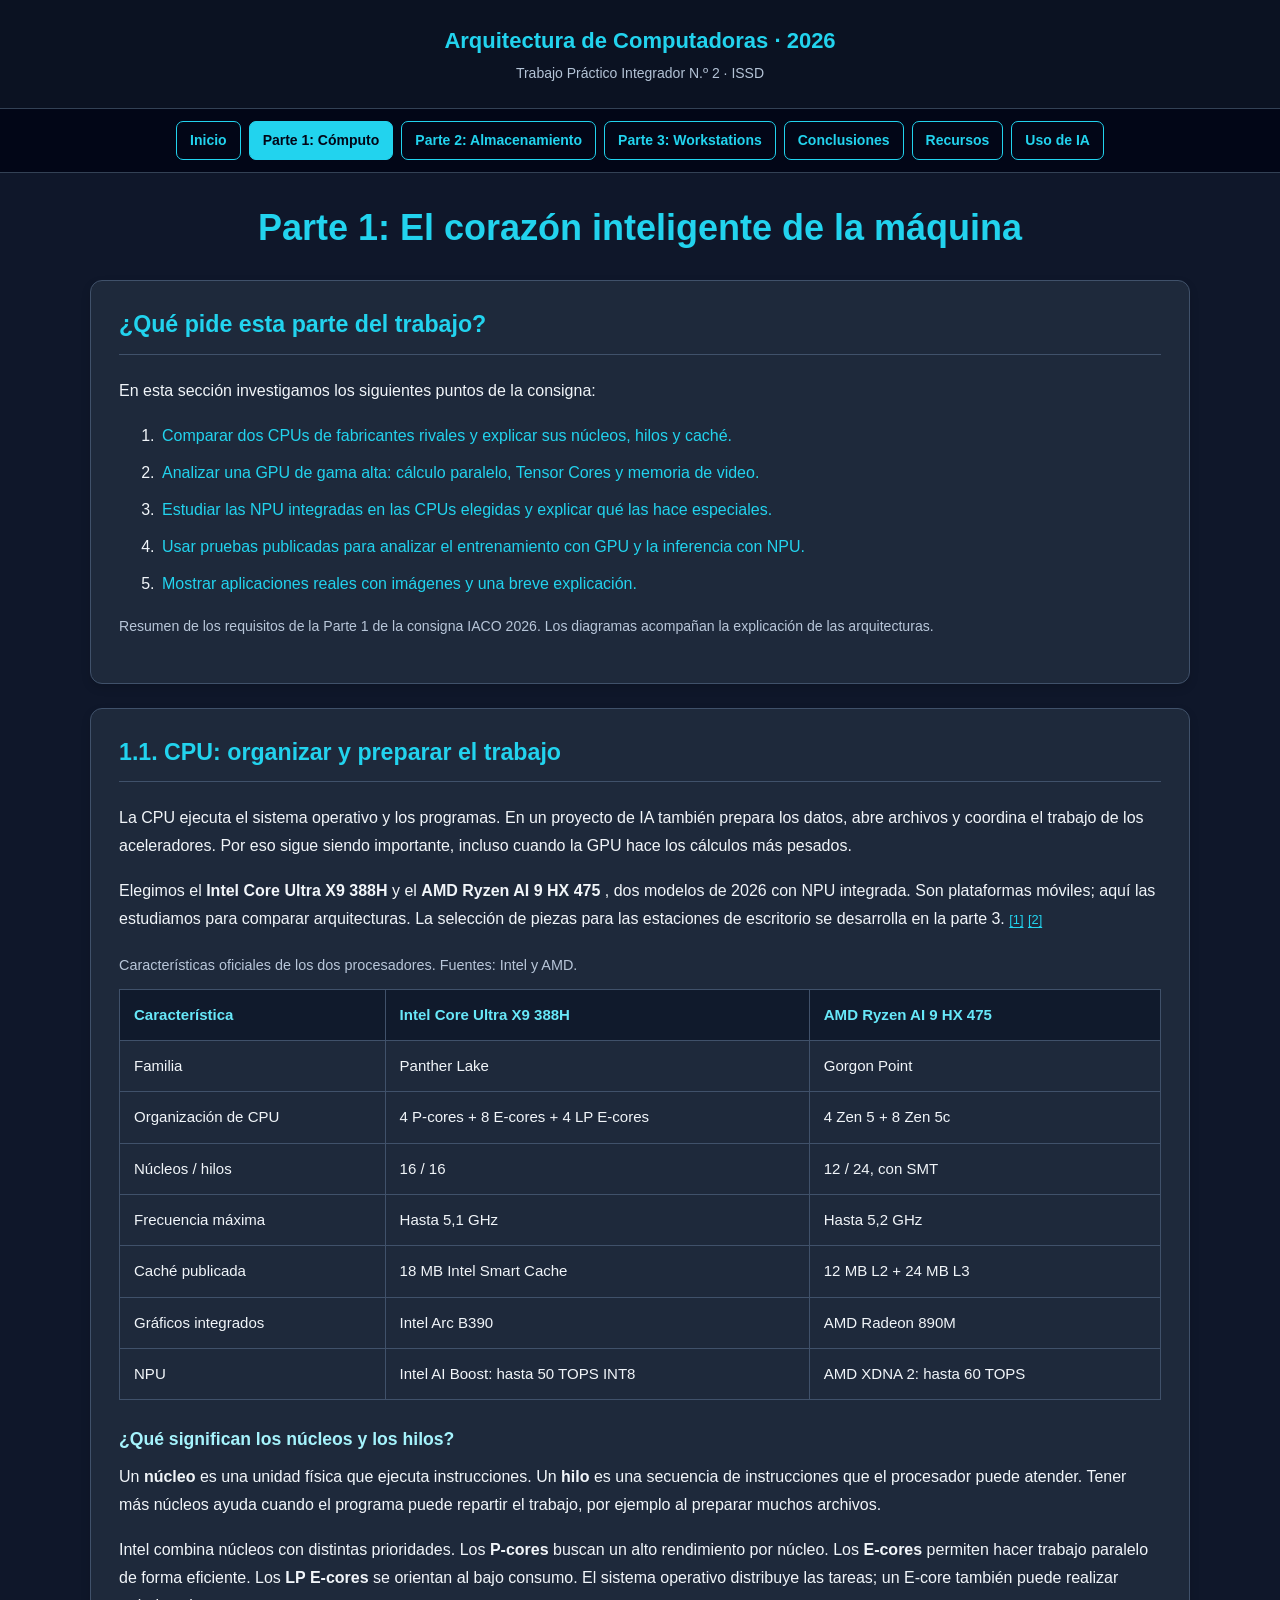
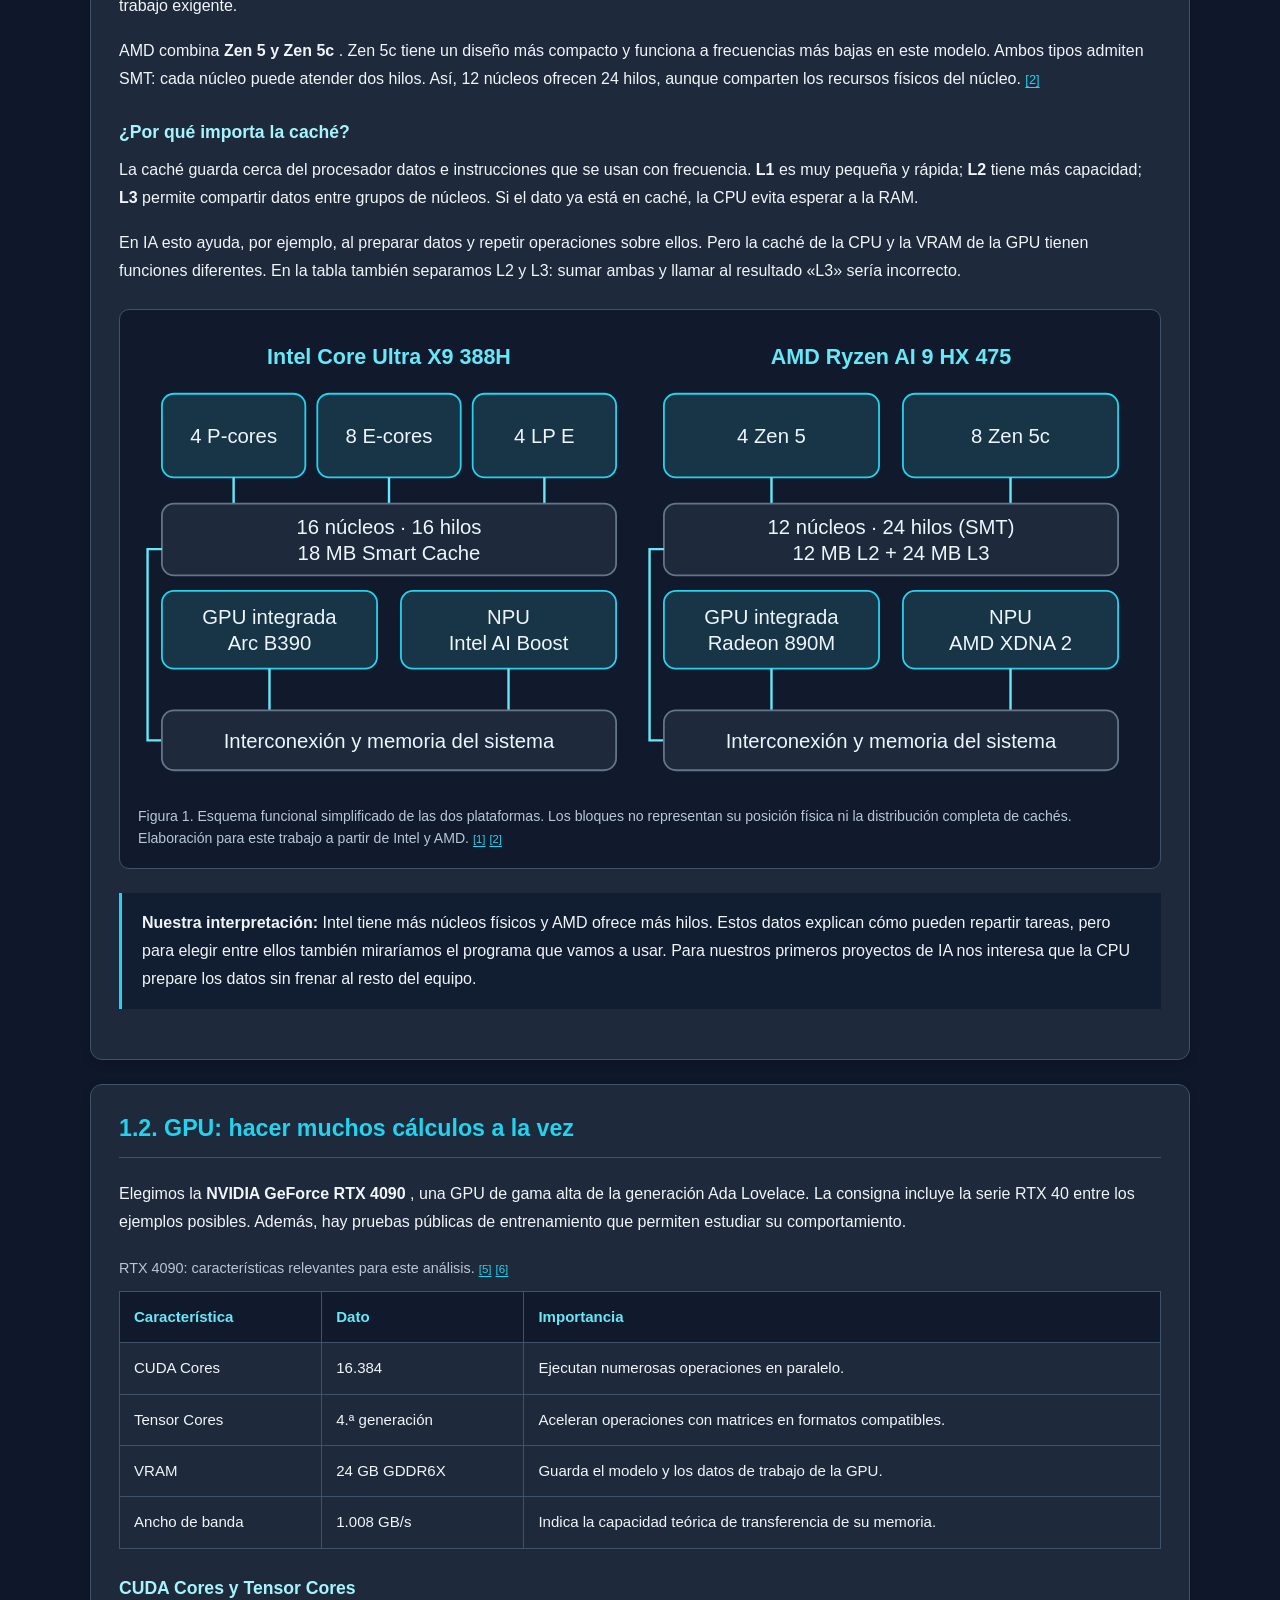
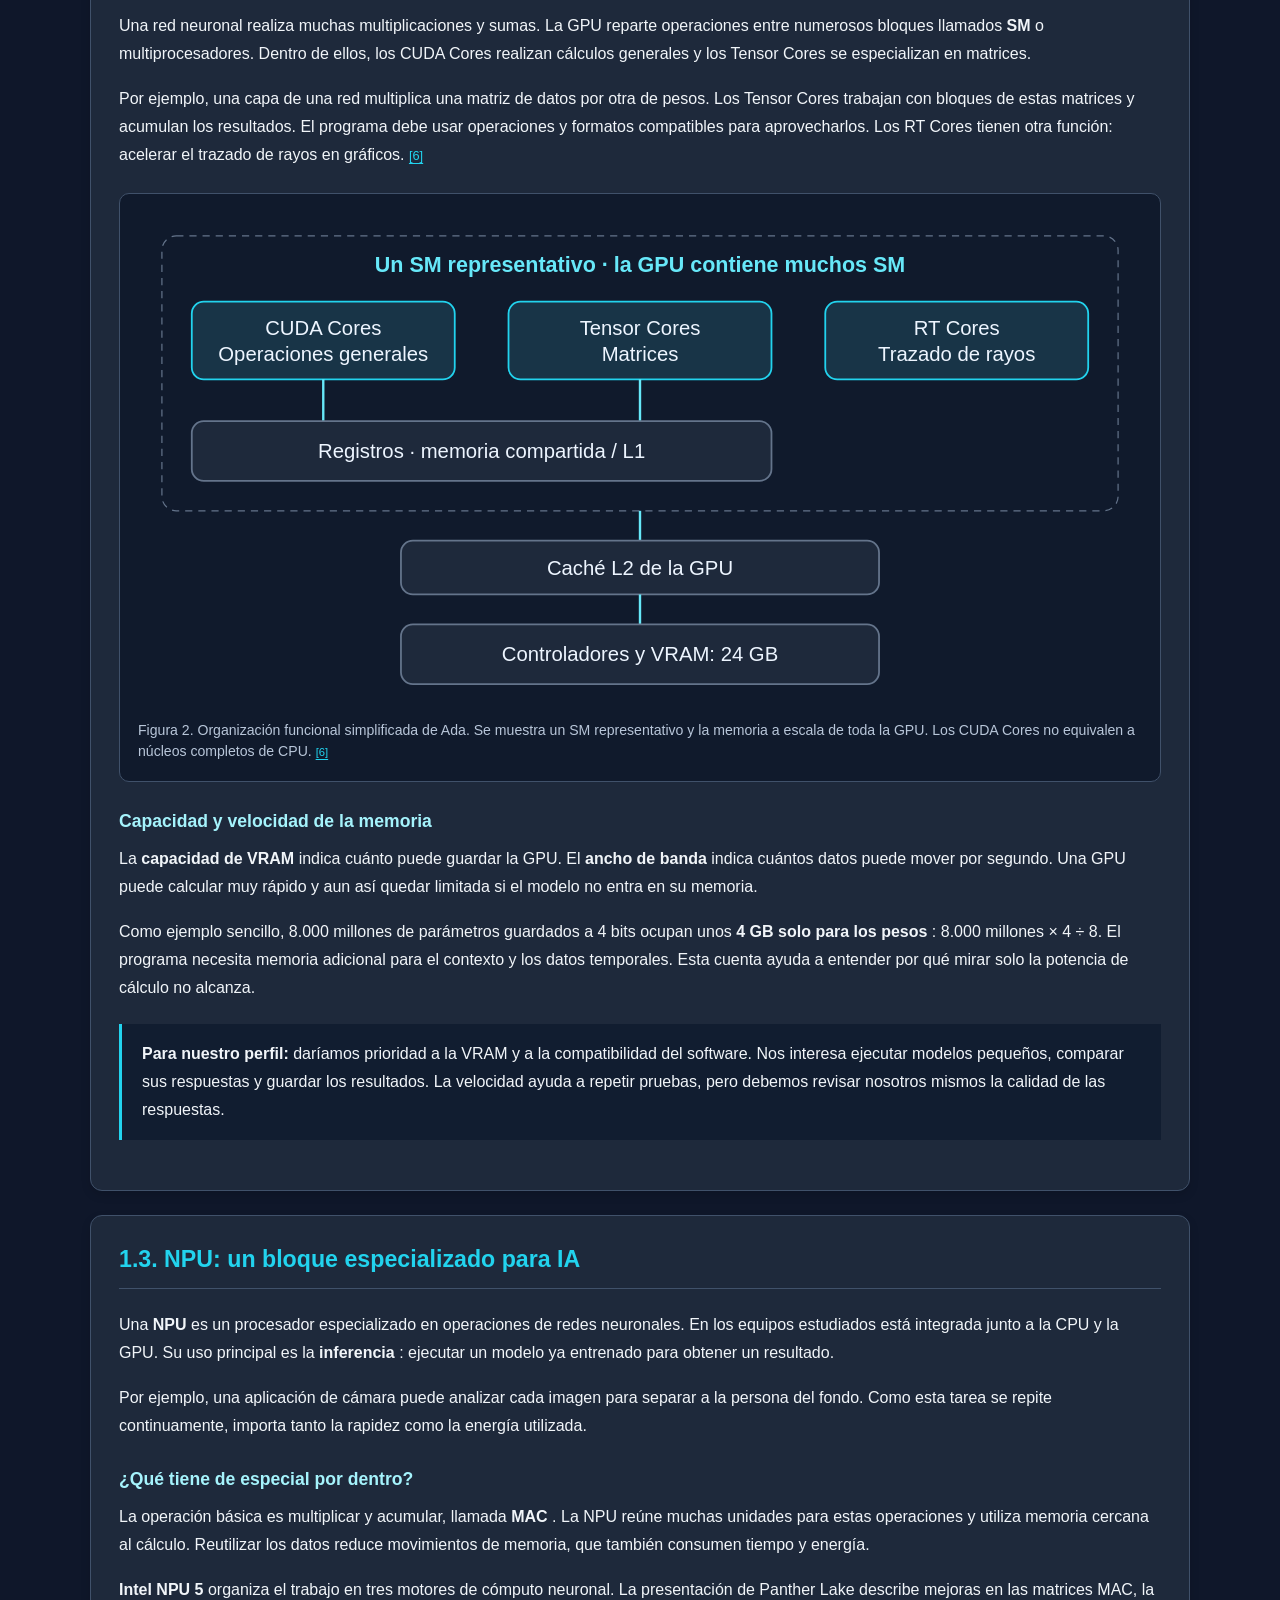
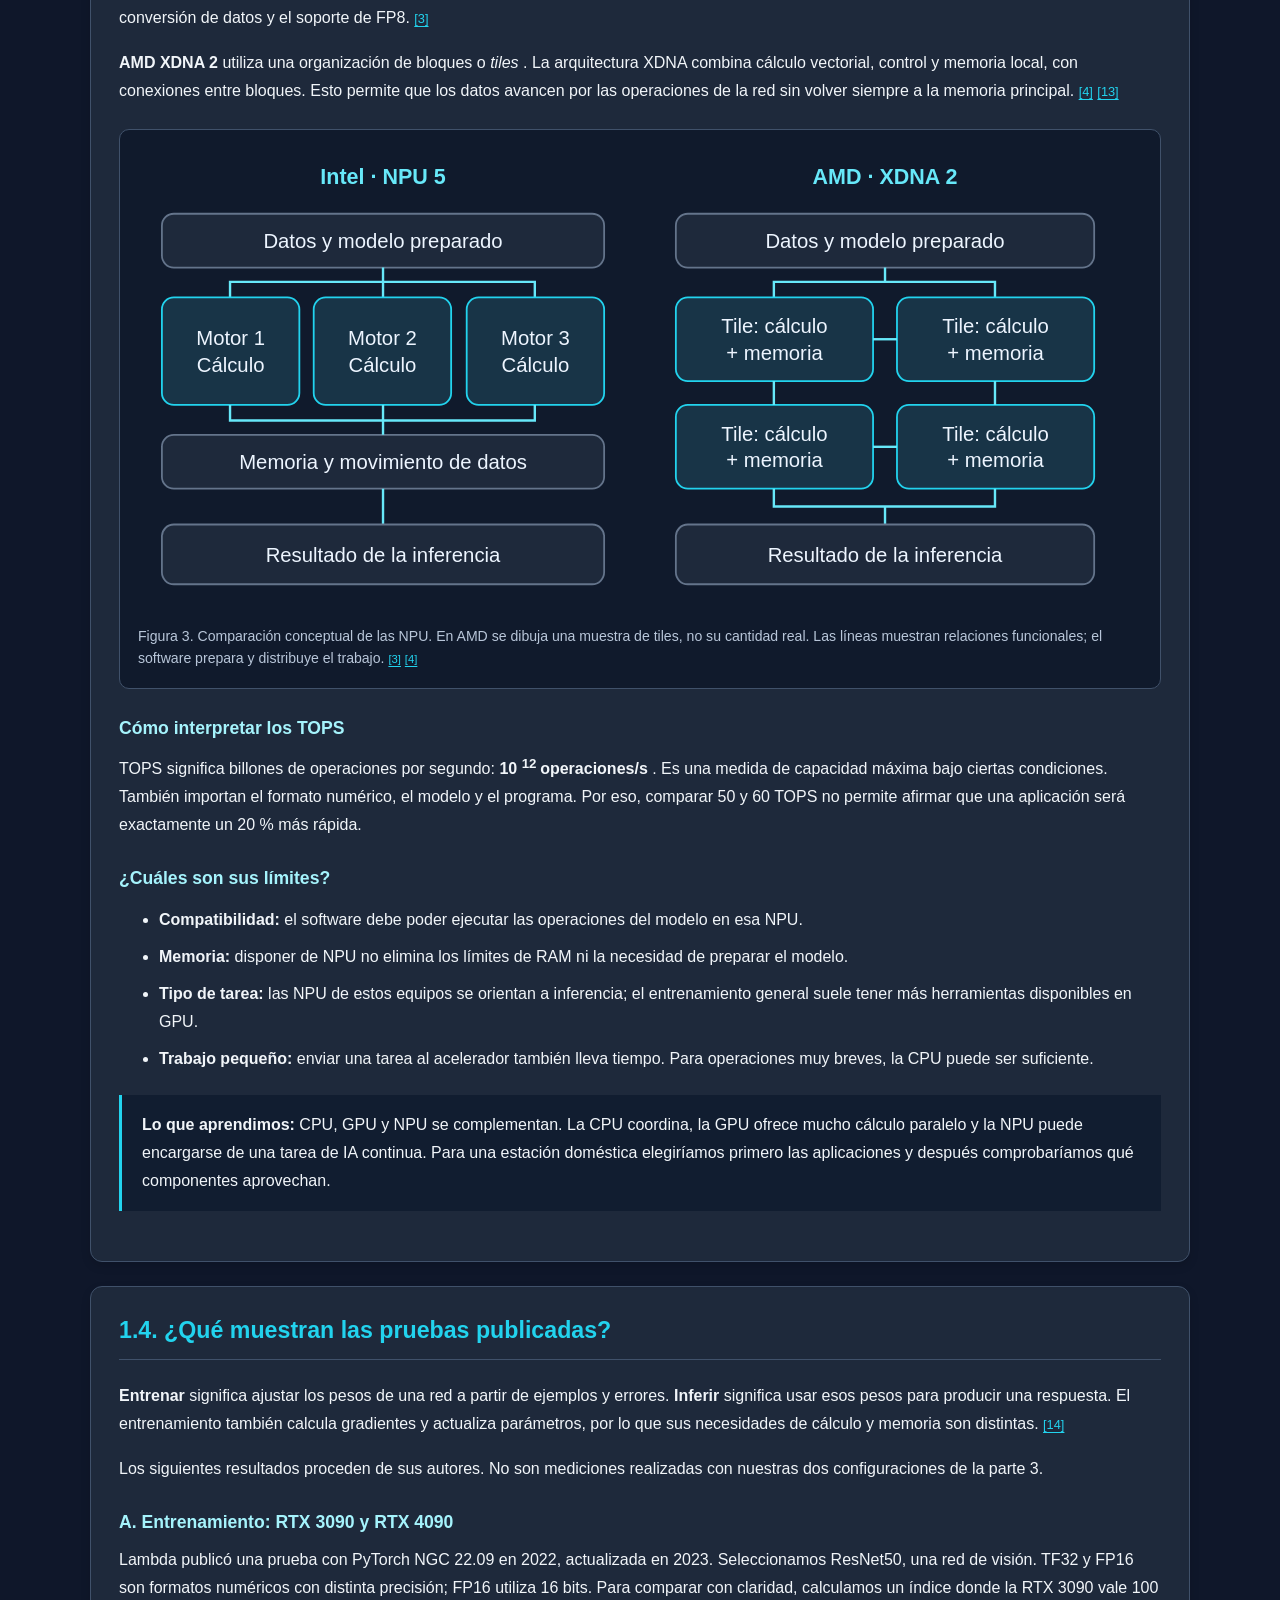
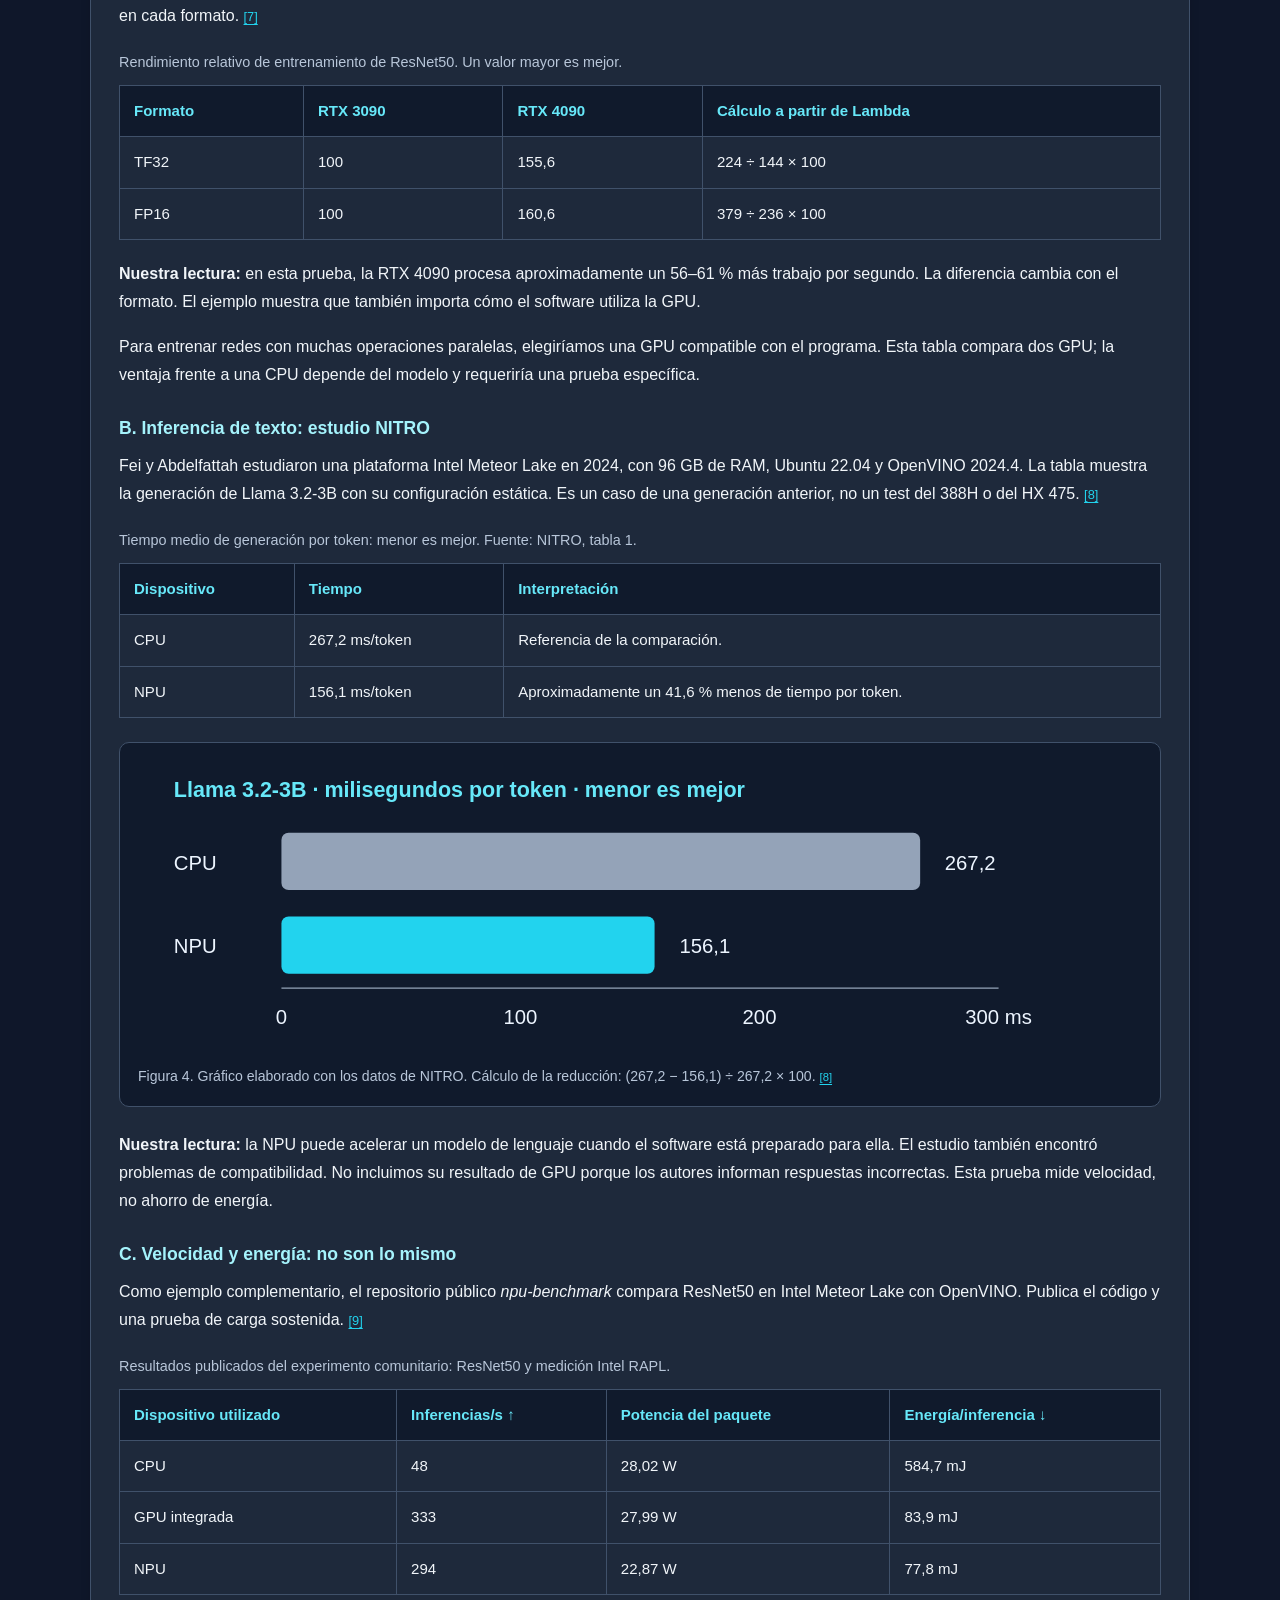
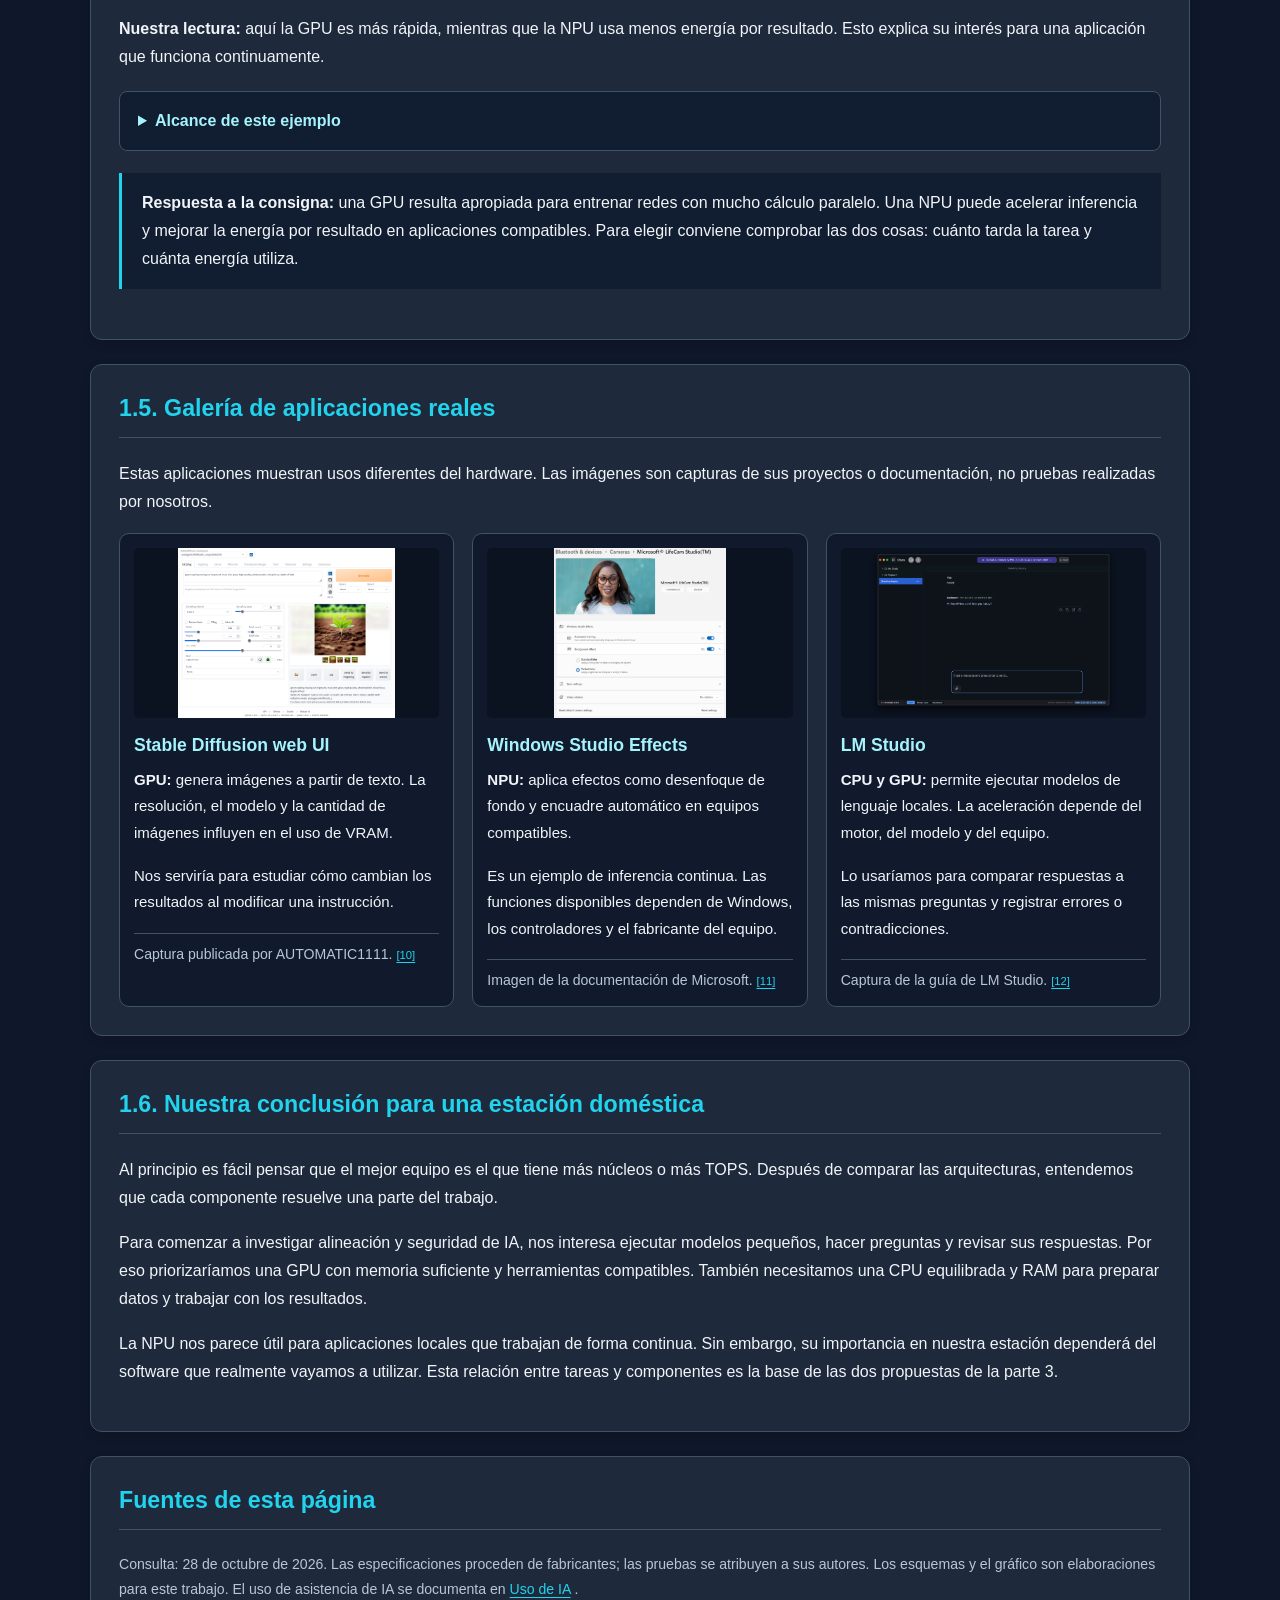
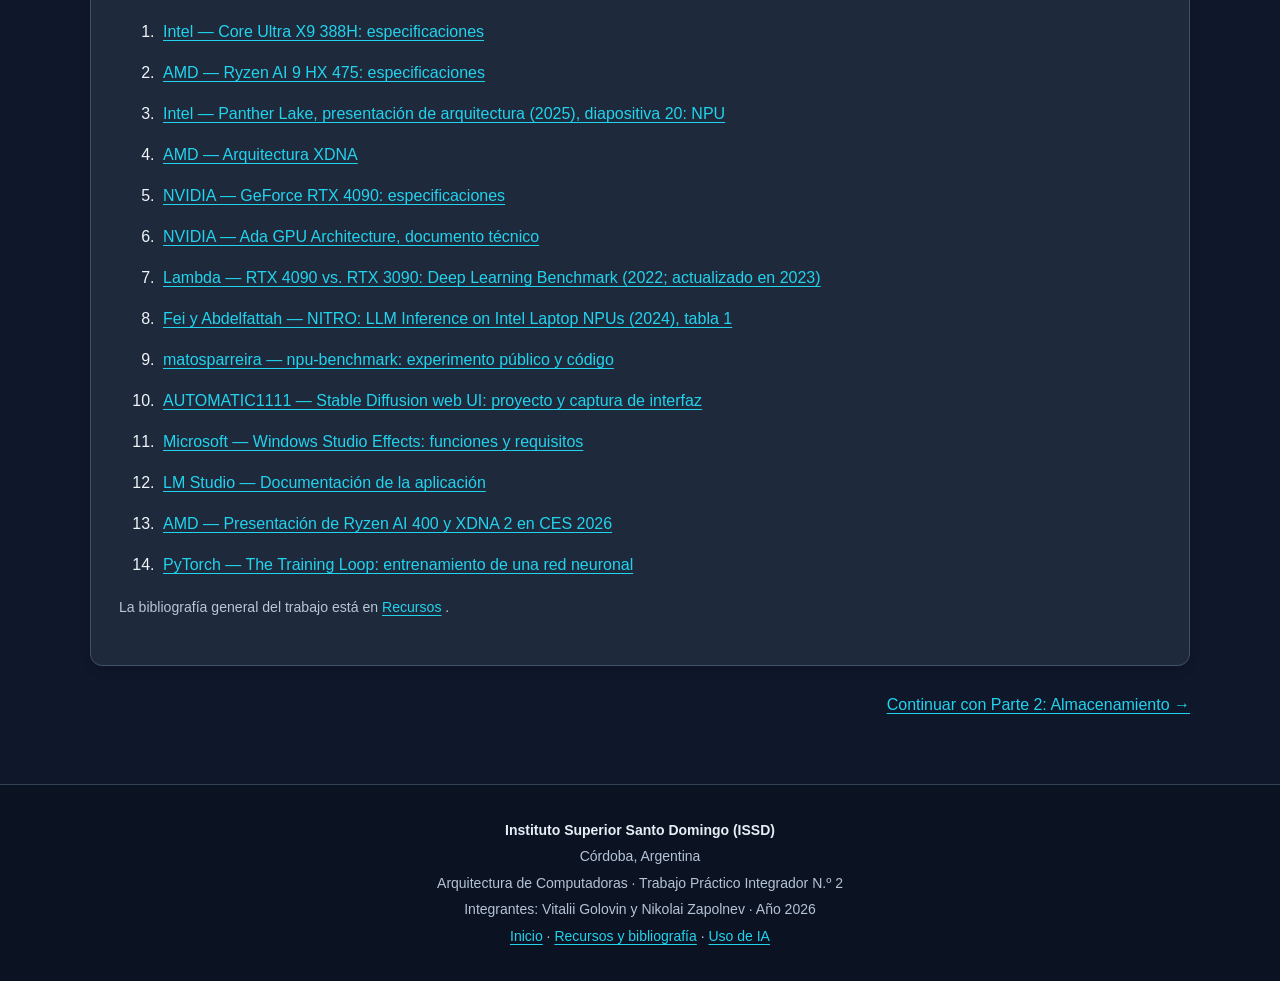
<file: part1.html>
<!DOCTYPE html>

<html lang="es">
<head>
<meta charset="utf-8"/>
<meta content="width=device-width, initial-scale=1" name="viewport"/>
<meta content="Comparación de CPU, GPU y NPU: arquitectura, pruebas publicadas y aplicaciones de inteligencia artificial. Trabajo práctico de Arquitectura de Computadoras, ISSD, 2026." name="description"/>
<meta content="Vitalii Golovin y Nikolai Zapolnev" name="author"/>
<title>
   Parte 1: Cómputo | TP 2 · ISSD
  </title>
<style>
   :root{color-scheme:dark;--bg:#0f172a;--card:#1e293b;--ink:#f1f5f9;--muted:#b8c6d9;--accent:#22d3ee;--border:#40516a}
    *{box-sizing:border-box}html{scroll-behavior:smooth;scroll-padding-top:110px}
    body{margin:0;background:var(--bg);color:var(--ink);font:16px/1.75 Arial,Helvetica,sans-serif}
    a{color:var(--accent);text-underline-offset:3px}a:hover{color:#a5f3fc}
    a:focus-visible,summary:focus-visible,[tabindex]:focus-visible{outline:3px solid #fbbf24;outline-offset:5px}
    .skip{position:fixed;top:-100px;left:16px;z-index:20;background:#fff;color:#111;padding:10px}.skip:focus{top:8px}
    .site-nav{position:sticky;top:0;z-index:10;background:#020617;border-bottom:1px solid var(--border);padding:12px 16px}
    .site-nav ul{list-style:none;display:flex;justify-content:center;flex-wrap:wrap;gap:8px;margin:0;padding:0}
    .site-nav a{display:block;padding:7px 12px;border:1px solid #06b6d4;border-radius:6px;text-decoration:none;font-size:.85rem;font-weight:bold}
    .site-nav a[aria-current="page"]{background:#06b6d4;color:#02131d}
    main{max-width:1080px;margin:auto;padding:30px 20px 48px}
    h1,h2,h3{line-height:1.3}h1{font-size:clamp(1.65rem,4vw,2.25rem);text-align:center;margin:12px 0 30px;color:var(--accent)}
    h2{font-size:1.45rem;color:var(--accent);margin:0 0 22px;padding-bottom:14px;border-bottom:1px solid var(--border)}
    h3{font-size:1.1rem;color:#a5f3fc;margin:28px 0 12px}p{margin:0 0 17px}li{margin-bottom:9px}
    section{background:var(--card);border:1px solid var(--border);border-radius:12px;padding:28px;margin-bottom:24px;box-shadow:0 4px 10px #0002}
    .questions a{text-decoration:none}.questions li{padding-left:3px}
    .table-scroll{overflow-x:auto;margin:20px 0}table{width:100%;border-collapse:collapse;min-width:600px;font-size:.94rem}
    caption{text-align:left;color:var(--muted);padding:0 0 10px;font-size:.9rem}
    th,td{border:1px solid var(--border);padding:12px 14px;text-align:left;vertical-align:top}thead th{background:#101a2c;color:#67e8f9}tbody th{font-weight:normal}
    .note{background:#111d30;border-left:3px solid #22d3ee;padding:16px 20px;margin:22px 0}.note p:last-child{margin-bottom:0}
    .small,figcaption{font-size:.88rem;color:var(--muted)}.ref{font-size:.8em;white-space:nowrap}
    figure{margin:24px 0;background:#101a2c;border:1px solid var(--border);border-radius:10px;padding:18px}
    figcaption{margin-top:12px;line-height:1.55}svg{display:block;width:100%;height:auto}svg text{fill:#edf5ff;font-family:Arial,Helvetica,sans-serif;font-size:17px}
    svg .label{fill:#67e8f9;font-weight:bold;font-size:18px}svg .box{fill:#183447;stroke:#22d3ee;stroke-width:1.5}svg .soft{fill:#1e293b;stroke:#64748b}
    svg .wire{fill:none;stroke:#67e8f9;stroke-width:2}svg .group{fill:none;stroke:#64748b;stroke-dasharray:6 5}svg .axis{stroke:#94a3b8;fill:none}
    .gallery{display:grid;grid-template-columns:repeat(3,minmax(0,1fr));gap:18px}.gallery figure{margin:0;padding:14px}.gallery img{display:block;width:100%;height:170px;object-fit:contain;background:#0b1220;border-radius:5px}
    .gallery h3{margin:16px 0 10px}.gallery p{font-size:.94rem}.gallery figcaption{border-top:1px solid var(--border);padding-top:10px}
    details{margin:20px 0;padding:15px 18px;background:#111d30;border:1px solid var(--border);border-radius:8px}summary{cursor:pointer;color:#a5f3fc;font-weight:bold}details[open] summary{margin-bottom:15px}
    .sources li{padding-left:4px;margin-bottom:13px;overflow-wrap:anywhere}.sources:target{scroll-margin-top:120px}li[id^="fuente-"]:target{background:#164e63;outline:5px solid #164e63}
    .page-next{text-align:right;margin-top:25px}.site-footer{background:#020617;border-top:1px solid var(--border);text-align:center;padding:28px 20px;color:var(--muted);font-size:.9rem}.site-footer p{margin:3px 0}.site-footer strong{color:var(--ink)}
    @media(max-width:740px){.site-nav{position:static}.site-nav a{font-size:.75rem;padding:6px 9px}html{scroll-padding-top:18px}main{padding:22px 12px}section{padding:20px 16px}.gallery{grid-template-columns:1fr}.gallery img{height:auto;max-height:330px}figure{padding:10px}.diagram{overflow:auto}.diagram svg{min-width:620px}}
    @media(prefers-reduced-motion:reduce){html{scroll-behavior:auto}}
    @media print{body{background:white;color:#111;font-size:11pt}.site-nav,.skip,.page-next{display:none}main{max-width:none;padding:0}section{background:white;box-shadow:none;border:1px solid #ccc;break-inside:auto}h1,h2,h3,a{color:#164e63}p,td,th,figcaption,.small{color:#111}thead th,.note,details{background:#eee}figure{break-inside:avoid;background:#101a2c}.table-scroll{overflow:visible}table{min-width:0}.site-footer{background:white;color:#111}.site-footer strong{color:#111}}
  </style>
<style id="academic-common-style">
   /* Presentación común de las siete páginas académicas. */
html { scroll-padding-top: 110px; }
header.academic-masthead { margin:0; padding:26px 20px 24px; text-align:center; background:#0b1222; border-bottom:1px solid #334155; color:#e8eef7; font-family:Arial,Helvetica,sans-serif; }
header.academic-masthead .academic-course { margin:0; padding:0; color:#22d3ee; font-size:22px; font-weight:700; line-height:1.4; letter-spacing:0; }
header.academic-masthead .academic-work { margin:6px 0 0; padding:0; color:#b4c3d6; font-size:14px; line-height:1.5; }
nav.academic-nav { position:sticky; top:0; z-index:50; margin:0; padding:12px 16px; background:#020617; border-bottom:1px solid #334155; font-family:Arial,Helvetica,sans-serif; }
nav.academic-nav ul { display:flex; flex-wrap:wrap; justify-content:center; gap:8px; list-style:none; padding:0; margin:0; }
nav.academic-nav li { padding:0; margin:0; }
nav.academic-nav a { display:block; padding:9px 13px; border:1px solid #22d3ee; border-radius:7px; font-size:14px; font-weight:600; line-height:1.4; color:#22d3ee; text-decoration:none; background:transparent; }
nav.academic-nav a:hover,nav.academic-nav a[aria-current="page"] { color:#020617; background:#22d3ee; }
nav.academic-nav a:focus-visible { outline:3px solid #fbbf24; outline-offset:3px; }
main#contenido { width:calc(100% - 40px); max-width:1100px; margin:0 auto; padding:32px 0 48px; }
main#contenido > header.academic-page-header { margin:0 0 30px; padding:0; text-align:center; background:none; border:0; box-shadow:none; }
header.academic-page-header h1 { margin:0; padding:0; color:#22d3ee; font-size:clamp(26px,3vw,36px); line-height:1.25; border:0; text-align:center; }
header.academic-page-header p { max-width:760px; margin:14px auto 0; color:#b4c3d6; font-size:17px; line-height:1.65; text-align:center; }
footer.academic-common-footer { margin:0; padding:30px 20px; border-top:1px solid #334155; text-align:center; background:#0b1222; color:#b4c3d6; font-family:Arial,Helvetica,sans-serif; font-size:14px; line-height:1.6; }
footer.academic-common-footer p { margin:4px 0; }
footer.academic-common-footer strong { color:#e8eef7; }
footer.academic-common-footer a { color:#22d3ee; }
@media(max-width:600px) { header.academic-masthead{padding:20px 16px;} header.academic-masthead .academic-course{font-size:20px;} nav.academic-nav{position:relative;padding:10px;} nav.academic-nav ul{gap:6px;} nav.academic-nav a{padding:8px 10px;font-size:13px;} main#contenido{width:calc(100% - 28px);padding-top:24px;} html{scroll-padding-top:16px;} }
@media print { header.academic-masthead,footer.academic-common-footer{background:white;color:black;} nav.academic-nav{display:none;} main#contenido{width:100%;max-width:none;} }
  </style>
</head>
<body>
<a class="skip" href="#contenido">Saltar al contenido</a>
<header class="academic-masthead">
<p class="academic-course">Arquitectura de Computadoras · 2026</p>
<p class="academic-work">Trabajo Práctico Integrador N.º 2 · ISSD</p>
</header>
<nav aria-label="Navegación principal" class="academic-nav">
<ul>
<li>
<a href="index.html">Inicio</a>
</li>
<li>
<a aria-current="page" href="part1.html">Parte 1: Cómputo</a>
</li>
<li>
<a href="part2.html">Parte 2: Almacenamiento</a>
</li>
<li>
<a href="part3.html">Parte 3: Workstations</a>
</li>
<li>
<a href="conclusions.html">Conclusiones</a>
</li>
<li>
<a href="resources.html">Recursos</a>
</li>
<li>
<a href="prompts.html">Uso de IA</a>
</li>
</ul>
</nav>
<main id="contenido">
<header class="academic-page-header">
<h1>Parte 1: El corazón inteligente de la máquina</h1>
</header>
<section aria-labelledby="preguntas">
<h2 id="preguntas">¿Qué pide esta parte del trabajo?</h2>
<p>En esta sección investigamos los siguientes puntos de la consigna:</p>
<ol class="questions">
<li>
<a href="#cpu">Comparar dos CPUs de fabricantes rivales y explicar sus núcleos, hilos y caché.</a>
</li>
<li>
<a href="#gpu">Analizar una GPU de gama alta: cálculo paralelo, Tensor Cores y memoria de video.</a>
</li>
<li>
<a href="#npu">Estudiar las NPU integradas en las CPUs elegidas y explicar qué las hace especiales.</a>
</li>
<li>
<a href="#pruebas">Usar pruebas publicadas para analizar el entrenamiento con GPU y la inferencia con NPU.</a>
</li>
<li>
<a href="#aplicaciones">Mostrar aplicaciones reales con imágenes y una breve explicación.</a>
</li>
</ol>
<p class="small">Resumen de los requisitos de la Parte 1 de la consigna IACO 2026. Los diagramas acompañan la explicación de las arquitecturas.</p>
</section>
<section aria-labelledby="cpu">
<h2 id="cpu">1.1. CPU: organizar y preparar el trabajo</h2>
<p>La CPU ejecuta el sistema operativo y los programas. En un proyecto de IA también prepara los datos, abre archivos y coordina el trabajo de los aceleradores. Por eso sigue siendo importante, incluso cuando la GPU hace los cálculos más pesados.</p>
<p>
     Elegimos el
     <strong>Intel Core Ultra X9 388H</strong>
     y el
     <strong>AMD Ryzen AI 9 HX 475</strong>
     , dos modelos de 2026 con NPU integrada. Son plataformas móviles; aquí las estudiamos para comparar arquitecturas. La selección de piezas para las estaciones de escritorio se desarrolla en la parte 3.
     <a aria-label="Fuente 1" class="ref" href="#fuente-1">[1]</a>
<a aria-label="Fuente 2" class="ref" href="#fuente-2">[2]</a>
</p>
<div aria-label="Comparación de CPUs" class="table-scroll" role="region" tabindex="0">
<table>
<caption>
       Características oficiales de los dos procesadores. Fuentes: Intel y AMD.
      </caption>
<thead>
<tr>
<th scope="col">Característica</th>
<th scope="col">Intel Core Ultra X9 388H</th>
<th scope="col">AMD Ryzen AI 9 HX 475</th>
</tr>
</thead>
<tbody>
<tr>
<th scope="row">Familia</th>
<td>Panther Lake</td>
<td>Gorgon Point</td>
</tr>
<tr>
<th scope="row">Organización de CPU</th>
<td>4 P-cores + 8 E-cores + 4 LP E-cores</td>
<td>4 Zen 5 + 8 Zen 5c</td>
</tr>
<tr>
<th scope="row">Núcleos / hilos</th>
<td>16 / 16</td>
<td>12 / 24, con SMT</td>
</tr>
<tr>
<th scope="row">Frecuencia máxima</th>
<td>Hasta 5,1 GHz</td>
<td>Hasta 5,2 GHz</td>
</tr>
<tr>
<th scope="row">Caché publicada</th>
<td>18 MB Intel Smart Cache</td>
<td>12 MB L2 + 24 MB L3</td>
</tr>
<tr>
<th scope="row">Gráficos integrados</th>
<td>Intel Arc B390</td>
<td>AMD Radeon 890M</td>
</tr>
<tr>
<th scope="row">NPU</th>
<td>Intel AI Boost: hasta 50 TOPS INT8</td>
<td>AMD XDNA 2: hasta 60 TOPS</td>
</tr>
</tbody>
</table>
</div>
<h3>¿Qué significan los núcleos y los hilos?</h3>
<p>
     Un
     <strong>núcleo</strong>
     es una unidad física que ejecuta instrucciones. Un
     <strong>hilo</strong>
     es una secuencia de instrucciones que el procesador puede atender. Tener más núcleos ayuda cuando el programa puede repartir el trabajo, por ejemplo al preparar muchos archivos.
    </p>
<p>
     Intel combina núcleos con distintas prioridades. Los
     <strong>P-cores</strong>
     buscan un alto rendimiento por núcleo. Los
     <strong>E-cores</strong>
     permiten hacer trabajo paralelo de forma eficiente. Los
     <strong>LP E-cores</strong>
     se orientan al bajo consumo. El sistema operativo distribuye las tareas; un E-core también puede realizar trabajo exigente.
    </p>
<p>
     AMD combina
     <strong>Zen 5 y Zen 5c</strong>
     . Zen 5c tiene un diseño más compacto y funciona a frecuencias más bajas en este modelo. Ambos tipos admiten SMT: cada núcleo puede atender dos hilos. Así, 12 núcleos ofrecen 24 hilos, aunque comparten los recursos físicos del núcleo.
     <a aria-label="Fuente 2" class="ref" href="#fuente-2">[2]</a>
</p>
<h3>¿Por qué importa la caché?</h3>
<p>
     La caché guarda cerca del procesador datos e instrucciones que se usan con frecuencia.
     <strong>L1</strong>
     es muy pequeña y rápida;
     <strong>L2</strong>
     tiene más capacidad;
     <strong>L3</strong>
     permite compartir datos entre grupos de núcleos. Si el dato ya está en caché, la CPU evita esperar a la RAM.
    </p>
<p>En IA esto ayuda, por ejemplo, al preparar datos y repetir operaciones sobre ellos. Pero la caché de la CPU y la VRAM de la GPU tienen funciones diferentes. En la tabla también separamos L2 y L3: sumar ambas y llamar al resultado «L3» sería incorrecto.</p>
<figure class="diagram" tabindex="0">
<svg aria-labelledby="cpu-title cpu-desc" role="img" viewbox="0 0 840 390" xmlns="http://www.w3.org/2000/svg">
<title id="cpu-title">
       Dos formas de organizar un procesador
      </title>
<desc id="cpu-desc">
       Intel: 4 P, 8 E, 4 LP E y NPU. AMD: 4 Zen 5, 8 Zen 5c y NPU. Cada plataforma comunica sus bloques con la memoria del sistema.
      </desc>
<text class="label" text-anchor="middle" x="210" y="30">
       Intel Core Ultra X9 388H
      </text>
<text class="label" text-anchor="middle" x="630" y="30">
       AMD Ryzen AI 9 HX 475
      </text>
<rect class="box" height="70" rx="10" width="120" x="20" y="55">
</rect>
<text text-anchor="middle" x="80.0" y="96.0">
       4 P-cores
      </text>
<rect class="box" height="70" rx="10" width="120" x="150" y="55">
</rect>
<text text-anchor="middle" x="210.0" y="96.0">
       8 E-cores
      </text>
<rect class="box" height="70" rx="10" width="120" x="280" y="55">
</rect>
<text text-anchor="middle" x="340.0" y="96.0">
       4 LP E
      </text>
<rect class="box" height="70" rx="10" width="180" x="440" y="55">
</rect>
<text text-anchor="middle" x="530.0" y="96.0">
       4 Zen 5
      </text>
<rect class="box" height="70" rx="10" width="180" x="640" y="55">
</rect>
<text text-anchor="middle" x="730.0" y="96.0">
       8 Zen 5c
      </text>
<path class="wire" d="M80,125 L80,147">
</path>
<path class="wire" d="M210,125 L210,147">
</path>
<path class="wire" d="M340,125 L340,147">
</path>
<path class="wire" d="M530,125 L530,147">
</path>
<path class="wire" d="M730,125 L730,147">
</path>
<rect class="box soft" height="60" rx="10" width="380" x="20" y="147">
</rect>
<text text-anchor="middle" x="210.0" y="172.0">
       16 núcleos · 16 hilos
      </text>
<text text-anchor="middle" x="210.0" y="194.0">
       18 MB Smart Cache
      </text>
<rect class="box soft" height="60" rx="10" width="380" x="440" y="147">
</rect>
<text text-anchor="middle" x="630.0" y="172.0">
       12 núcleos · 24 hilos (SMT)
      </text>
<text text-anchor="middle" x="630.0" y="194.0">
       12 MB L2 + 24 MB L3
      </text>
<path class="wire" d="M20,185 H8 V345 H20 M440,185 H428 V345 H440">
</path>
<rect class="box" height="65" rx="10" width="180" x="20" y="220">
</rect>
<text text-anchor="middle" x="110.0" y="247.5">
       GPU integrada
      </text>
<text text-anchor="middle" x="110.0" y="269.5">
       Arc B390
      </text>
<rect class="box" height="65" rx="10" width="180" x="220" y="220">
</rect>
<text text-anchor="middle" x="310.0" y="247.5">
       NPU
      </text>
<text text-anchor="middle" x="310.0" y="269.5">
       Intel AI Boost
      </text>
<rect class="box" height="65" rx="10" width="180" x="440" y="220">
</rect>
<text text-anchor="middle" x="530.0" y="247.5">
       GPU integrada
      </text>
<text text-anchor="middle" x="530.0" y="269.5">
       Radeon 890M
      </text>
<rect class="box" height="65" rx="10" width="180" x="640" y="220">
</rect>
<text text-anchor="middle" x="730.0" y="247.5">
       NPU
      </text>
<text text-anchor="middle" x="730.0" y="269.5">
       AMD XDNA 2
      </text>
<path class="wire" d="M110,285 L110,320">
</path>
<path class="wire" d="M310,285 L310,320">
</path>
<path class="wire" d="M530,285 L530,320">
</path>
<path class="wire" d="M730,285 L730,320">
</path>
<rect class="box soft" height="50" rx="10" width="380" x="20" y="320">
</rect>
<text text-anchor="middle" x="210.0" y="351.0">
       Interconexión y memoria del sistema
      </text>
<rect class="box soft" height="50" rx="10" width="380" x="440" y="320">
</rect>
<text text-anchor="middle" x="630.0" y="351.0">
       Interconexión y memoria del sistema
      </text>
</svg>
<figcaption>
      Figura 1. Esquema funcional simplificado de las dos plataformas. Los bloques no representan su posición física ni la distribución completa de cachés. Elaboración para este trabajo a partir de Intel y AMD.
      <a aria-label="Fuente 1" class="ref" href="#fuente-1">[1]</a>
<a aria-label="Fuente 2" class="ref" href="#fuente-2">[2]</a>
</figcaption>
</figure>
<div class="note">
<p>
<strong>Nuestra interpretación:</strong>
      Intel tiene más núcleos físicos y AMD ofrece más hilos. Estos datos explican cómo pueden repartir tareas, pero para elegir entre ellos también miraríamos el programa que vamos a usar. Para nuestros primeros proyectos de IA nos interesa que la CPU prepare los datos sin frenar al resto del equipo.
     </p>
</div>
</section>
<section aria-labelledby="gpu">
<h2 id="gpu">1.2. GPU: hacer muchos cálculos a la vez</h2>
<p>
     Elegimos la
     <strong>NVIDIA GeForce RTX 4090</strong>
     , una GPU de gama alta de la generación Ada Lovelace. La consigna incluye la serie RTX 40 entre los ejemplos posibles. Además, hay pruebas públicas de entrenamiento que permiten estudiar su comportamiento.
    </p>
<div aria-label="Especificaciones de GPU" class="table-scroll" role="region" tabindex="0">
<table>
<caption>
       RTX 4090: características relevantes para este análisis.
       <a aria-label="Fuente 5" class="ref" href="#fuente-5">[5]</a>
<a aria-label="Fuente 6" class="ref" href="#fuente-6">[6]</a>
</caption>
<thead>
<tr>
<th scope="col">Característica</th>
<th scope="col">Dato</th>
<th scope="col">Importancia</th>
</tr>
</thead>
<tbody>
<tr>
<th scope="row">CUDA Cores</th>
<td>16.384</td>
<td>Ejecutan numerosas operaciones en paralelo.</td>
</tr>
<tr>
<th scope="row">Tensor Cores</th>
<td>4.ª generación</td>
<td>Aceleran operaciones con matrices en formatos compatibles.</td>
</tr>
<tr>
<th scope="row">VRAM</th>
<td>24 GB GDDR6X</td>
<td>Guarda el modelo y los datos de trabajo de la GPU.</td>
</tr>
<tr>
<th scope="row">Ancho de banda</th>
<td>1.008 GB/s</td>
<td>Indica la capacidad teórica de transferencia de su memoria.</td>
</tr>
</tbody>
</table>
</div>
<h3>CUDA Cores y Tensor Cores</h3>
<p>
     Una red neuronal realiza muchas multiplicaciones y sumas. La GPU reparte operaciones entre numerosos bloques llamados
     <strong>SM</strong>
     o multiprocesadores. Dentro de ellos, los CUDA Cores realizan cálculos generales y los Tensor Cores se especializan en matrices.
    </p>
<p>
     Por ejemplo, una capa de una red multiplica una matriz de datos por otra de pesos. Los Tensor Cores trabajan con bloques de estas matrices y acumulan los resultados. El programa debe usar operaciones y formatos compatibles para aprovecharlos. Los RT Cores tienen otra función: acelerar el trazado de rayos en gráficos.
     <a aria-label="Fuente 6" class="ref" href="#fuente-6">[6]</a>
</p>
<figure class="diagram" tabindex="0">
<svg aria-labelledby="gpu-title gpu-desc" role="img" viewbox="0 0 840 415" xmlns="http://www.w3.org/2000/svg">
<title id="gpu-title">
       Organización funcional de una GPU Ada
      </title>
<desc id="gpu-desc">
       Muchos multiprocesadores SM trabajan en paralelo. Un SM contiene unidades CUDA, Tensor, registros y memoria compartida. La caché L2 y la VRAM sirven a la GPU.
      </desc>
<rect class="group" height="230" rx="12" width="800" x="20" y="20">
</rect>
<text class="label" text-anchor="middle" x="420" y="50">
       Un SM representativo · la GPU contiene muchos SM
      </text>
<rect class="box" height="65" rx="10" width="220" x="45" y="75">
</rect>
<text text-anchor="middle" x="155.0" y="102.5">
       CUDA Cores
      </text>
<text text-anchor="middle" x="155.0" y="124.5">
       Operaciones generales
      </text>
<rect class="box" height="65" rx="10" width="220" x="310" y="75">
</rect>
<text text-anchor="middle" x="420.0" y="102.5">
       Tensor Cores
      </text>
<text text-anchor="middle" x="420.0" y="124.5">
       Matrices
      </text>
<rect class="box" height="65" rx="10" width="220" x="575" y="75">
</rect>
<text text-anchor="middle" x="685.0" y="102.5">
       RT Cores
      </text>
<text text-anchor="middle" x="685.0" y="124.5">
       Trazado de rayos
      </text>
<path class="wire" d="M155,140 L155,175">
</path>
<path class="wire" d="M420,140 L420,175">
</path>
<rect class="box soft" height="50" rx="10" width="485" x="45" y="175">
</rect>
<text text-anchor="middle" x="287.5" y="206.0">
       Registros · memoria compartida / L1
      </text>
<path class="wire" d="M420,250 L420,275">
</path>
<rect class="box soft" height="45" rx="10" width="400" x="220" y="275">
</rect>
<text text-anchor="middle" x="420.0" y="303.5">
       Caché L2 de la GPU
      </text>
<path class="wire" d="M420,320 L420,345">
</path>
<rect class="box soft" height="50" rx="10" width="400" x="220" y="345">
</rect>
<text text-anchor="middle" x="420.0" y="376.0">
       Controladores y VRAM: 24 GB
      </text>
</svg>
<figcaption>
      Figura 2. Organización funcional simplificada de Ada. Se muestra un SM representativo y la memoria a escala de toda la GPU. Los CUDA Cores no equivalen a núcleos completos de CPU.
      <a aria-label="Fuente 6" class="ref" href="#fuente-6">[6]</a>
</figcaption>
</figure>
<h3>Capacidad y velocidad de la memoria</h3>
<p>
     La
     <strong>capacidad de VRAM</strong>
     indica cuánto puede guardar la GPU. El
     <strong>ancho de banda</strong>
     indica cuántos datos puede mover por segundo. Una GPU puede calcular muy rápido y aun así quedar limitada si el modelo no entra en su memoria.
    </p>
<p>
     Como ejemplo sencillo, 8.000 millones de parámetros guardados a 4 bits ocupan unos
     <strong>4 GB solo para los pesos</strong>
     : 8.000 millones × 4 ÷ 8. El programa necesita memoria adicional para el contexto y los datos temporales. Esta cuenta ayuda a entender por qué mirar solo la potencia de cálculo no alcanza.
    </p>
<div class="note">
<p>
<strong>Para nuestro perfil:</strong>
      daríamos prioridad a la VRAM y a la compatibilidad del software. Nos interesa ejecutar modelos pequeños, comparar sus respuestas y guardar los resultados. La velocidad ayuda a repetir pruebas, pero debemos revisar nosotros mismos la calidad de las respuestas.
     </p>
</div>
</section>
<section aria-labelledby="npu">
<h2 id="npu">1.3. NPU: un bloque especializado para IA</h2>
<p>
     Una
     <strong>NPU</strong>
     es un procesador especializado en operaciones de redes neuronales. En los equipos estudiados está integrada junto a la CPU y la GPU. Su uso principal es la
     <strong>inferencia</strong>
     : ejecutar un modelo ya entrenado para obtener un resultado.
    </p>
<p>Por ejemplo, una aplicación de cámara puede analizar cada imagen para separar a la persona del fondo. Como esta tarea se repite continuamente, importa tanto la rapidez como la energía utilizada.</p>
<h3>¿Qué tiene de especial por dentro?</h3>
<p>
     La operación básica es multiplicar y acumular, llamada
     <strong>MAC</strong>
     . La NPU reúne muchas unidades para estas operaciones y utiliza memoria cercana al cálculo. Reutilizar los datos reduce movimientos de memoria, que también consumen tiempo y energía.
    </p>
<p>
<strong>Intel NPU 5</strong>
     organiza el trabajo en tres motores de cómputo neuronal. La presentación de Panther Lake describe mejoras en las matrices MAC, la conversión de datos y el soporte de FP8.
     <a aria-label="Fuente 3" class="ref" href="#fuente-3">[3]</a>
</p>
<p>
<strong>AMD XDNA 2</strong>
     utiliza una organización de bloques o
     <em>tiles</em>
     . La arquitectura XDNA combina cálculo vectorial, control y memoria local, con conexiones entre bloques. Esto permite que los datos avancen por las operaciones de la red sin volver siempre a la memoria principal.
     <a aria-label="Fuente 4" class="ref" href="#fuente-4">[4]</a>
<a aria-label="Fuente 13" class="ref" href="#fuente-13">[13]</a>
</p>
<figure class="diagram" tabindex="0">
<svg aria-labelledby="npu-title npu-desc" role="img" viewbox="0 0 840 390" xmlns="http://www.w3.org/2000/svg">
<title id="npu-title">
       Dos organizaciones de NPU
      </title>
<desc id="npu-desc">
       Intel NPU 5 agrupa tres motores de cómputo neuronal. AMD XDNA utiliza una matriz de tiles con cálculo y memoria local. El dibujo ilustra el flujo, no la disposición física ni el número de tiles AMD.
      </desc>
<text class="label" text-anchor="middle" x="205" y="30">
       Intel · NPU 5
      </text>
<text class="label" text-anchor="middle" x="625" y="30">
       AMD · XDNA 2
      </text>
<rect class="box soft" height="45" rx="10" width="370" x="20" y="55">
</rect>
<text text-anchor="middle" x="205.0" y="83.5">
       Datos y modelo preparado
      </text>
<rect class="box soft" height="45" rx="10" width="350" x="450" y="55">
</rect>
<text text-anchor="middle" x="625.0" y="83.5">
       Datos y modelo preparado
      </text>
<path class="wire" d="M205,100 V112 H77 V125 M205,112 H332 V125 M205,112 V125 M625,100 V112 H532 V125 M625,112 H717 V125">
</path>
<rect class="box" height="90" rx="10" width="115" x="20" y="125">
</rect>
<text text-anchor="middle" x="77.5" y="165.0">
       Motor 1
      </text>
<text text-anchor="middle" x="77.5" y="187.0">
       Cálculo
      </text>
<rect class="box" height="90" rx="10" width="115" x="147" y="125">
</rect>
<text text-anchor="middle" x="204.5" y="165.0">
       Motor 2
      </text>
<text text-anchor="middle" x="204.5" y="187.0">
       Cálculo
      </text>
<rect class="box" height="90" rx="10" width="115" x="275" y="125">
</rect>
<text text-anchor="middle" x="332.5" y="165.0">
       Motor 3
      </text>
<text text-anchor="middle" x="332.5" y="187.0">
       Cálculo
      </text>
<rect class="box" height="70" rx="10" width="165" x="450" y="125">
</rect>
<text text-anchor="middle" x="532.5" y="155.0">
       Tile: cálculo
      </text>
<text text-anchor="middle" x="532.5" y="177.0">
       + memoria
      </text>
<rect class="box" height="70" rx="10" width="165" x="635" y="125">
</rect>
<text text-anchor="middle" x="717.5" y="155.0">
       Tile: cálculo
      </text>
<text text-anchor="middle" x="717.5" y="177.0">
       + memoria
      </text>
<rect class="box" height="70" rx="10" width="165" x="450" y="215">
</rect>
<text text-anchor="middle" x="532.5" y="245.0">
       Tile: cálculo
      </text>
<text text-anchor="middle" x="532.5" y="267.0">
       + memoria
      </text>
<rect class="box" height="70" rx="10" width="165" x="635" y="215">
</rect>
<text text-anchor="middle" x="717.5" y="245.0">
       Tile: cálculo
      </text>
<text text-anchor="middle" x="717.5" y="267.0">
       + memoria
      </text>
<path class="wire" d="M615,160 L635,160">
</path>
<path class="wire" d="M615,250 L635,250">
</path>
<path class="wire" d="M532,195 L532,215">
</path>
<path class="wire" d="M717,195 L717,215">
</path>
<rect class="box soft" height="45" rx="10" width="370" x="20" y="240">
</rect>
<text text-anchor="middle" x="205.0" y="268.5">
       Memoria y movimiento de datos
      </text>
<path class="wire" d="M77,215 V228 H332 V215 M205,215 V240 M205,285 V315 M532,285 V300 H717 V285 M625,300 V315">
</path>
<rect class="box soft" height="50" rx="10" width="370" x="20" y="315">
</rect>
<text text-anchor="middle" x="205.0" y="346.0">
       Resultado de la inferencia
      </text>
<rect class="box soft" height="50" rx="10" width="350" x="450" y="315">
</rect>
<text text-anchor="middle" x="625.0" y="346.0">
       Resultado de la inferencia
      </text>
</svg>
<figcaption>
      Figura 3. Comparación conceptual de las NPU. En AMD se dibuja una muestra de tiles, no su cantidad real. Las líneas muestran relaciones funcionales; el software prepara y distribuye el trabajo.
      <a aria-label="Fuente 3" class="ref" href="#fuente-3">[3]</a>
<a aria-label="Fuente 4" class="ref" href="#fuente-4">[4]</a>
</figcaption>
</figure>
<h3>Cómo interpretar los TOPS</h3>
<p>
     TOPS significa billones de operaciones por segundo:
     <strong>
      10
      <sup>
       12
      </sup>
      operaciones/s
     </strong>
     . Es una medida de capacidad máxima bajo ciertas condiciones. También importan el formato numérico, el modelo y el programa. Por eso, comparar 50 y 60 TOPS no permite afirmar que una aplicación será exactamente un 20 % más rápida.
    </p>
<h3>¿Cuáles son sus límites?</h3>
<ul>
<li>
<strong>Compatibilidad:</strong>
      el software debe poder ejecutar las operaciones del modelo en esa NPU.
     </li>
<li>
<strong>Memoria:</strong>
      disponer de NPU no elimina los límites de RAM ni la necesidad de preparar el modelo.
     </li>
<li>
<strong>Tipo de tarea:</strong>
      las NPU de estos equipos se orientan a inferencia; el entrenamiento general suele tener más herramientas disponibles en GPU.
     </li>
<li>
<strong>Trabajo pequeño:</strong>
      enviar una tarea al acelerador también lleva tiempo. Para operaciones muy breves, la CPU puede ser suficiente.
     </li>
</ul>
<div class="note">
<p>
<strong>Lo que aprendimos:</strong>
      CPU, GPU y NPU se complementan. La CPU coordina, la GPU ofrece mucho cálculo paralelo y la NPU puede encargarse de una tarea de IA continua. Para una estación doméstica elegiríamos primero las aplicaciones y después comprobaríamos qué componentes aprovechan.
     </p>
</div>
</section>
<section aria-labelledby="pruebas">
<h2 id="pruebas">1.4. ¿Qué muestran las pruebas publicadas?</h2>
<p>
<strong>Entrenar</strong>
     significa ajustar los pesos de una red a partir de ejemplos y errores.
     <strong>Inferir</strong>
     significa usar esos pesos para producir una respuesta. El entrenamiento también calcula gradientes y actualiza parámetros, por lo que sus necesidades de cálculo y memoria son distintas.
     <a aria-label="Fuente 14" class="ref" href="#fuente-14">[14]</a>
</p>
<p>Los siguientes resultados proceden de sus autores. No son mediciones realizadas con nuestras dos configuraciones de la parte 3.</p>
<h3>A. Entrenamiento: RTX 3090 y RTX 4090</h3>
<p>
     Lambda publicó una prueba con PyTorch NGC 22.09 en 2022, actualizada en 2023. Seleccionamos ResNet50, una red de visión. TF32 y FP16 son formatos numéricos con distinta precisión; FP16 utiliza 16 bits. Para comparar con claridad, calculamos un índice donde la RTX 3090 vale 100 en cada formato.
     <a aria-label="Fuente 7" class="ref" href="#fuente-7">[7]</a>
</p>
<div aria-label="Resultados de entrenamiento" class="table-scroll" role="region" tabindex="0">
<table>
<caption>
       Rendimiento relativo de entrenamiento de ResNet50. Un valor mayor es mejor.
      </caption>
<thead>
<tr>
<th scope="col">Formato</th>
<th scope="col">RTX 3090</th>
<th scope="col">RTX 4090</th>
<th scope="col">Cálculo a partir de Lambda</th>
</tr>
</thead>
<tbody>
<tr>
<th scope="row">TF32</th>
<td>100</td>
<td>155,6</td>
<td>224 ÷ 144 × 100</td>
</tr>
<tr>
<th scope="row">FP16</th>
<td>100</td>
<td>160,6</td>
<td>379 ÷ 236 × 100</td>
</tr>
</tbody>
</table>
</div>
<p>
<strong>Nuestra lectura:</strong>
     en esta prueba, la RTX 4090 procesa aproximadamente un 56–61 % más trabajo por segundo. La diferencia cambia con el formato. El ejemplo muestra que también importa cómo el software utiliza la GPU.
    </p>
<p>Para entrenar redes con muchas operaciones paralelas, elegiríamos una GPU compatible con el programa. Esta tabla compara dos GPU; la ventaja frente a una CPU depende del modelo y requeriría una prueba específica.</p>
<h3>B. Inferencia de texto: estudio NITRO</h3>
<p>
     Fei y Abdelfattah estudiaron una plataforma Intel Meteor Lake en 2024, con 96 GB de RAM, Ubuntu 22.04 y OpenVINO 2024.4. La tabla muestra la generación de Llama 3.2-3B con su configuración estática. Es un caso de una generación anterior, no un test del 388H o del HX 475.
     <a aria-label="Fuente 8" class="ref" href="#fuente-8">[8]</a>
</p>
<div aria-label="Resultados NITRO" class="table-scroll" role="region" tabindex="0">
<table>
<caption>
       Tiempo medio de generación por token: menor es mejor. Fuente: NITRO, tabla 1.
      </caption>
<thead>
<tr>
<th scope="col">Dispositivo</th>
<th scope="col">Tiempo</th>
<th scope="col">Interpretación</th>
</tr>
</thead>
<tbody>
<tr>
<th scope="row">CPU</th>
<td>267,2 ms/token</td>
<td>Referencia de la comparación.</td>
</tr>
<tr>
<th scope="row">NPU</th>
<td>156,1 ms/token</td>
<td>Aproximadamente un 41,6 % menos de tiempo por token.</td>
</tr>
</tbody>
</table>
</div>
<figure>
<svg aria-labelledby="latencia-title latencia-desc" role="img" viewbox="0 0 840 245" xmlns="http://www.w3.org/2000/svg">
<title id="latencia-title">
       NITRO: tiempo por token
      </title>
<desc id="latencia-desc">
       CPU: 267,2 milisegundos por token. NPU: 156,1. Un valor menor significa menos tiempo de espera.
      </desc>
<text class="label" x="30" y="30">
       Llama 3.2-3B · milisegundos por token · menor es mejor
      </text>
<text x="30" y="91">
       CPU
      </text>
<rect fill="#94a3b8" height="48" rx="6" width="534.4" x="120" y="60">
</rect>
<text x="675" y="91">
       267,2
      </text>
<text x="30" y="161">
       NPU
      </text>
<rect fill="#22d3ee" height="48" rx="6" width="312.2" x="120" y="130">
</rect>
<text x="453" y="161">
       156,1
      </text>
<path class="axis" d="M120,190 H720">
</path>
<text text-anchor="middle" x="120" y="220">
       0
      </text>
<text text-anchor="middle" x="320" y="220">
       100
      </text>
<text text-anchor="middle" x="520" y="220">
       200
      </text>
<text text-anchor="middle" x="720" y="220">
       300 ms
      </text>
</svg>
<figcaption>
      Figura 4. Gráfico elaborado con los datos de NITRO. Cálculo de la reducción: (267,2 − 156,1) ÷ 267,2 × 100.
      <a aria-label="Fuente 8" class="ref" href="#fuente-8">[8]</a>
</figcaption>
</figure>
<p>
<strong>Nuestra lectura:</strong>
     la NPU puede acelerar un modelo de lenguaje cuando el software está preparado para ella. El estudio también encontró problemas de compatibilidad. No incluimos su resultado de GPU porque los autores informan respuestas incorrectas. Esta prueba mide velocidad, no ahorro de energía.
    </p>
<h3>C. Velocidad y energía: no son lo mismo</h3>
<p>
     Como ejemplo complementario, el repositorio público
     <em>npu-benchmark</em>
     compara ResNet50 en Intel Meteor Lake con OpenVINO. Publica el código y una prueba de carga sostenida.
     <a aria-label="Fuente 9" class="ref" href="#fuente-9">[9]</a>
</p>
<div aria-label="Energía por inferencia" class="table-scroll" role="region" tabindex="0">
<table>
<caption>
       Resultados publicados del experimento comunitario: ResNet50 y medición Intel RAPL.
      </caption>
<thead>
<tr>
<th scope="col">Dispositivo utilizado</th>
<th scope="col">Inferencias/s ↑</th>
<th scope="col">Potencia del paquete</th>
<th scope="col">Energía/inferencia ↓</th>
</tr>
</thead>
<tbody>
<tr>
<th scope="row">CPU</th>
<td>48</td>
<td>28,02 W</td>
<td>584,7 mJ</td>
</tr>
<tr>
<th scope="row">GPU integrada</th>
<td>333</td>
<td>27,99 W</td>
<td>83,9 mJ</td>
</tr>
<tr>
<th scope="row">NPU</th>
<td>294</td>
<td>22,87 W</td>
<td>77,8 mJ</td>
</tr>
</tbody>
</table>
</div>
<p>
<strong>Nuestra lectura:</strong>
     aquí la GPU es más rápida, mientras que la NPU usa menos energía por resultado. Esto explica su interés para una aplicación que funciona continuamente.
    </p>
<details>
<summary>Alcance de este ejemplo</summary>
<p>Es un experimento comunitario, no un estudio revisado por pares. No identifica el modelo exacto de CPU. RAPL mide el paquete compartido por CPU, GPU y NPU, no el consumo aislado de cada bloque ni el equipo completo en el enchufe. Por eso lo usamos como ejemplo orientativo, no como prueba de superioridad entre fabricantes. Los valores de energía se reproducen del autor; el rendimiento está redondeado.</p>
</details>
<div class="note">
<p>
<strong>Respuesta a la consigna:</strong>
      una GPU resulta apropiada para entrenar redes con mucho cálculo paralelo. Una NPU puede acelerar inferencia y mejorar la energía por resultado en aplicaciones compatibles. Para elegir conviene comprobar las dos cosas: cuánto tarda la tarea y cuánta energía utiliza.
     </p>
</div>
</section>
<section aria-labelledby="aplicaciones">
<h2 id="aplicaciones">1.5. Galería de aplicaciones reales</h2>
<p>Estas aplicaciones muestran usos diferentes del hardware. Las imágenes son capturas de sus proyectos o documentación, no pruebas realizadas por nosotros.</p>
<div class="gallery">
<figure>
<a href="https://github.com/AUTOMATIC1111/stable-diffusion-webui">
<img alt="Interfaz de Stable Diffusion web UI con controles de generación de imágenes" height="360" loading="lazy" src="https://saisai9d80.github.io/iaco-tp2-issd/images/stable-diffusion.png" width="600"/>
</a>
<h3>Stable Diffusion web UI</h3>
<p>
<strong>GPU:</strong>
       genera imágenes a partir de texto. La resolución, el modelo y la cantidad de imágenes influyen en el uso de VRAM.
      </p>
<p>Nos serviría para estudiar cómo cambian los resultados al modificar una instrucción.</p>
<figcaption>
       Captura publicada por AUTOMATIC1111.
       <a aria-label="Fuente 10" class="ref" href="#fuente-10">[10]</a>
</figcaption>
</figure>
<figure>
<a href="https://learn.microsoft.com/en-us/windows/apps/develop/windows-integration/studio-effects">
<img alt="Opciones de Windows Studio Effects para efectos de cámara" height="360" loading="lazy" src="https://saisai9d80.github.io/iaco-tp2-issd/images/studio-effects.png" width="600"/>
</a>
<h3>Windows Studio Effects</h3>
<p>
<strong>NPU:</strong>
       aplica efectos como desenfoque de fondo y encuadre automático en equipos compatibles.
      </p>
<p>Es un ejemplo de inferencia continua. Las funciones disponibles dependen de Windows, los controladores y el fabricante del equipo.</p>
<figcaption>
       Imagen de la documentación de Microsoft.
       <a aria-label="Fuente 11" class="ref" href="#fuente-11">[11]</a>
</figcaption>
</figure>
<figure>
<a href="https://lmstudio.ai/docs/app">
<img alt="Interfaz de LM Studio para conversar con modelos de lenguaje locales" height="360" loading="lazy" src="https://saisai9d80.github.io/iaco-tp2-issd/images/lmstudio.png" width="600"/>
</a>
<h3>LM Studio</h3>
<p>
<strong>CPU y GPU:</strong>
       permite ejecutar modelos de lenguaje locales. La aceleración depende del motor, del modelo y del equipo.
      </p>
<p>Lo usaríamos para comparar respuestas a las mismas preguntas y registrar errores o contradicciones.</p>
<figcaption>
       Captura de la guía de LM Studio.
       <a aria-label="Fuente 12" class="ref" href="#fuente-12">[12]</a>
</figcaption>
</figure>
</div>
</section>
<section aria-labelledby="conclusion">
<h2 id="conclusion">1.6. Nuestra conclusión para una estación doméstica</h2>
<p>Al principio es fácil pensar que el mejor equipo es el que tiene más núcleos o más TOPS. Después de comparar las arquitecturas, entendemos que cada componente resuelve una parte del trabajo.</p>
<p>Para comenzar a investigar alineación y seguridad de IA, nos interesa ejecutar modelos pequeños, hacer preguntas y revisar sus respuestas. Por eso priorizaríamos una GPU con memoria suficiente y herramientas compatibles. También necesitamos una CPU equilibrada y RAM para preparar datos y trabajar con los resultados.</p>
<p>La NPU nos parece útil para aplicaciones locales que trabajan de forma continua. Sin embargo, su importancia en nuestra estación dependerá del software que realmente vayamos a utilizar. Esta relación entre tareas y componentes es la base de las dos propuestas de la parte 3.</p>
</section>
<section aria-labelledby="fuentes">
<h2 id="fuentes">Fuentes de esta página</h2>
<p class="small">
     Consulta: 28 de octubre de 2026. Las especificaciones proceden de fabricantes; las pruebas se atribuyen a sus autores. Los esquemas y el gráfico son elaboraciones para este trabajo. El uso de asistencia de IA se documenta en
     <a href="prompts.html">Uso de IA</a>
     .
    </p>
<ol class="sources">
<li id="fuente-1">
<a href="https://www.intel.com/content/www/us/en/products/sku/245526/intel-core-ultra-x9-processor-388h-18m-cache-up-to-5-10-ghz/specifications.html">Intel — Core Ultra X9 388H: especificaciones</a>
</li>
<li id="fuente-2">
<a href="https://www.amd.com/en/products/processors/laptop/ryzen/ai-400-series/amd-ryzen-ai-9-hx-475.html">AMD — Ryzen AI 9 HX 475: especificaciones</a>
</li>
<li id="fuente-3">
<a href="https://cdrdv2-public.intel.com/866361/ITT_2025_Panther_Lake_Recap1.pdf">Intel — Panther Lake, presentación de arquitectura (2025), diapositiva 20: NPU</a>
</li>
<li id="fuente-4">
<a href="https://www.amd.com/en/technologies/xdna.html">AMD — Arquitectura XDNA</a>
</li>
<li id="fuente-5">
<a href="https://www.nvidia.com/en-us/geforce/graphics-cards/40-series/rtx-4090/">NVIDIA — GeForce RTX 4090: especificaciones</a>
</li>
<li id="fuente-6">
<a href="https://images.nvidia.com/aem-dam/Solutions/geforce/ada/nvidia-ada-gpu-architecture.pdf">NVIDIA — Ada GPU Architecture, documento técnico</a>
</li>
<li id="fuente-7">
<a href="https://lambda.ai/blog/nvidia-rtx-4090-vs-rtx-3090-deep-learning-benchmark">Lambda — RTX 4090 vs. RTX 3090: Deep Learning Benchmark (2022; actualizado en 2023)</a>
</li>
<li id="fuente-8">
<a href="https://arxiv.org/html/2412.11053v1">Fei y Abdelfattah — NITRO: LLM Inference on Intel Laptop NPUs (2024), tabla 1</a>
</li>
<li id="fuente-9">
<a href="https://github.com/matosparreira/npu-benchmark">matosparreira — npu-benchmark: experimento público y código</a>
</li>
<li id="fuente-10">
<a href="https://github.com/AUTOMATIC1111/stable-diffusion-webui">AUTOMATIC1111 — Stable Diffusion web UI: proyecto y captura de interfaz</a>
</li>
<li id="fuente-11">
<a href="https://learn.microsoft.com/en-us/windows/apps/develop/windows-integration/studio-effects">Microsoft — Windows Studio Effects: funciones y requisitos</a>
</li>
<li id="fuente-12">
<a href="https://lmstudio.ai/docs/app">LM Studio — Documentación de la aplicación</a>
</li>
<li id="fuente-13">
<a href="https://ir.amd.com/news-events/press-releases/detail/1270/amd-expands-ai-leadership-across-client-graphics-and-software-with-new-ryzen-ryzen-ai-and-amd-rocm-announcements-at-ces-2026">AMD — Presentación de Ryzen AI 400 y XDNA 2 en CES 2026</a>
</li>
<li id="fuente-14">
<a href="https://docs.pytorch.org/tutorials/beginner/introyt/trainingyt.html">PyTorch — The Training Loop: entrenamiento de una red neuronal</a>
</li>
</ol>
<p class="small">
     La bibliografía general del trabajo está en
     <a href="resources.html">Recursos</a>
     .
    </p>
</section>
<p class="page-next">
<a href="part2.html">Continuar con Parte 2: Almacenamiento →</a>
</p>
</main>
<footer class="academic-common-footer">
<p>
<strong>Instituto Superior Santo Domingo (ISSD)</strong>
</p>
<p>Córdoba, Argentina</p>
<p>Arquitectura de Computadoras · Trabajo Práctico Integrador N.º 2</p>
<p>Integrantes: Vitalii Golovin y Nikolai Zapolnev · Año 2026</p>
<p>
<a href="index.html">Inicio</a>
    ·
    <a href="resources.html">Recursos y bibliografía</a>
    ·
    <a href="prompts.html">Uso de IA</a>
</p>
</footer>
</body>
</html>
</file>
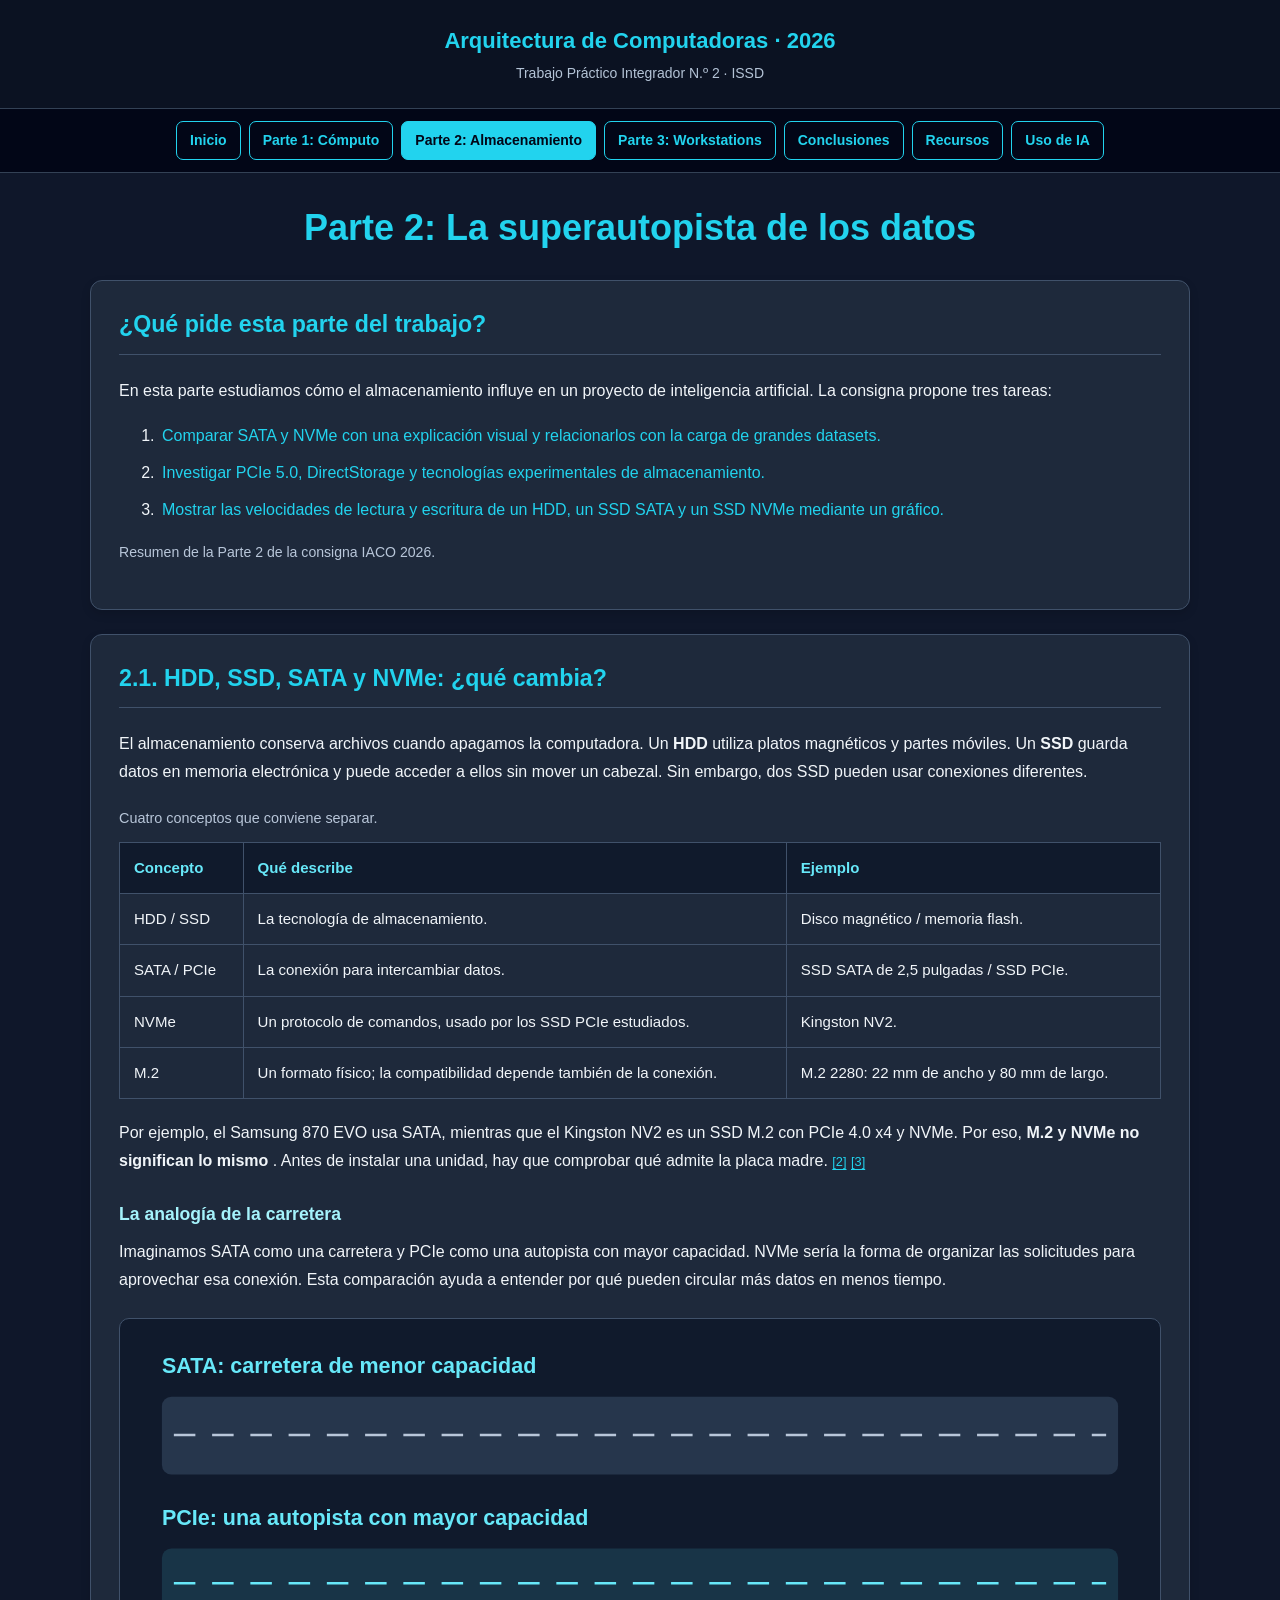
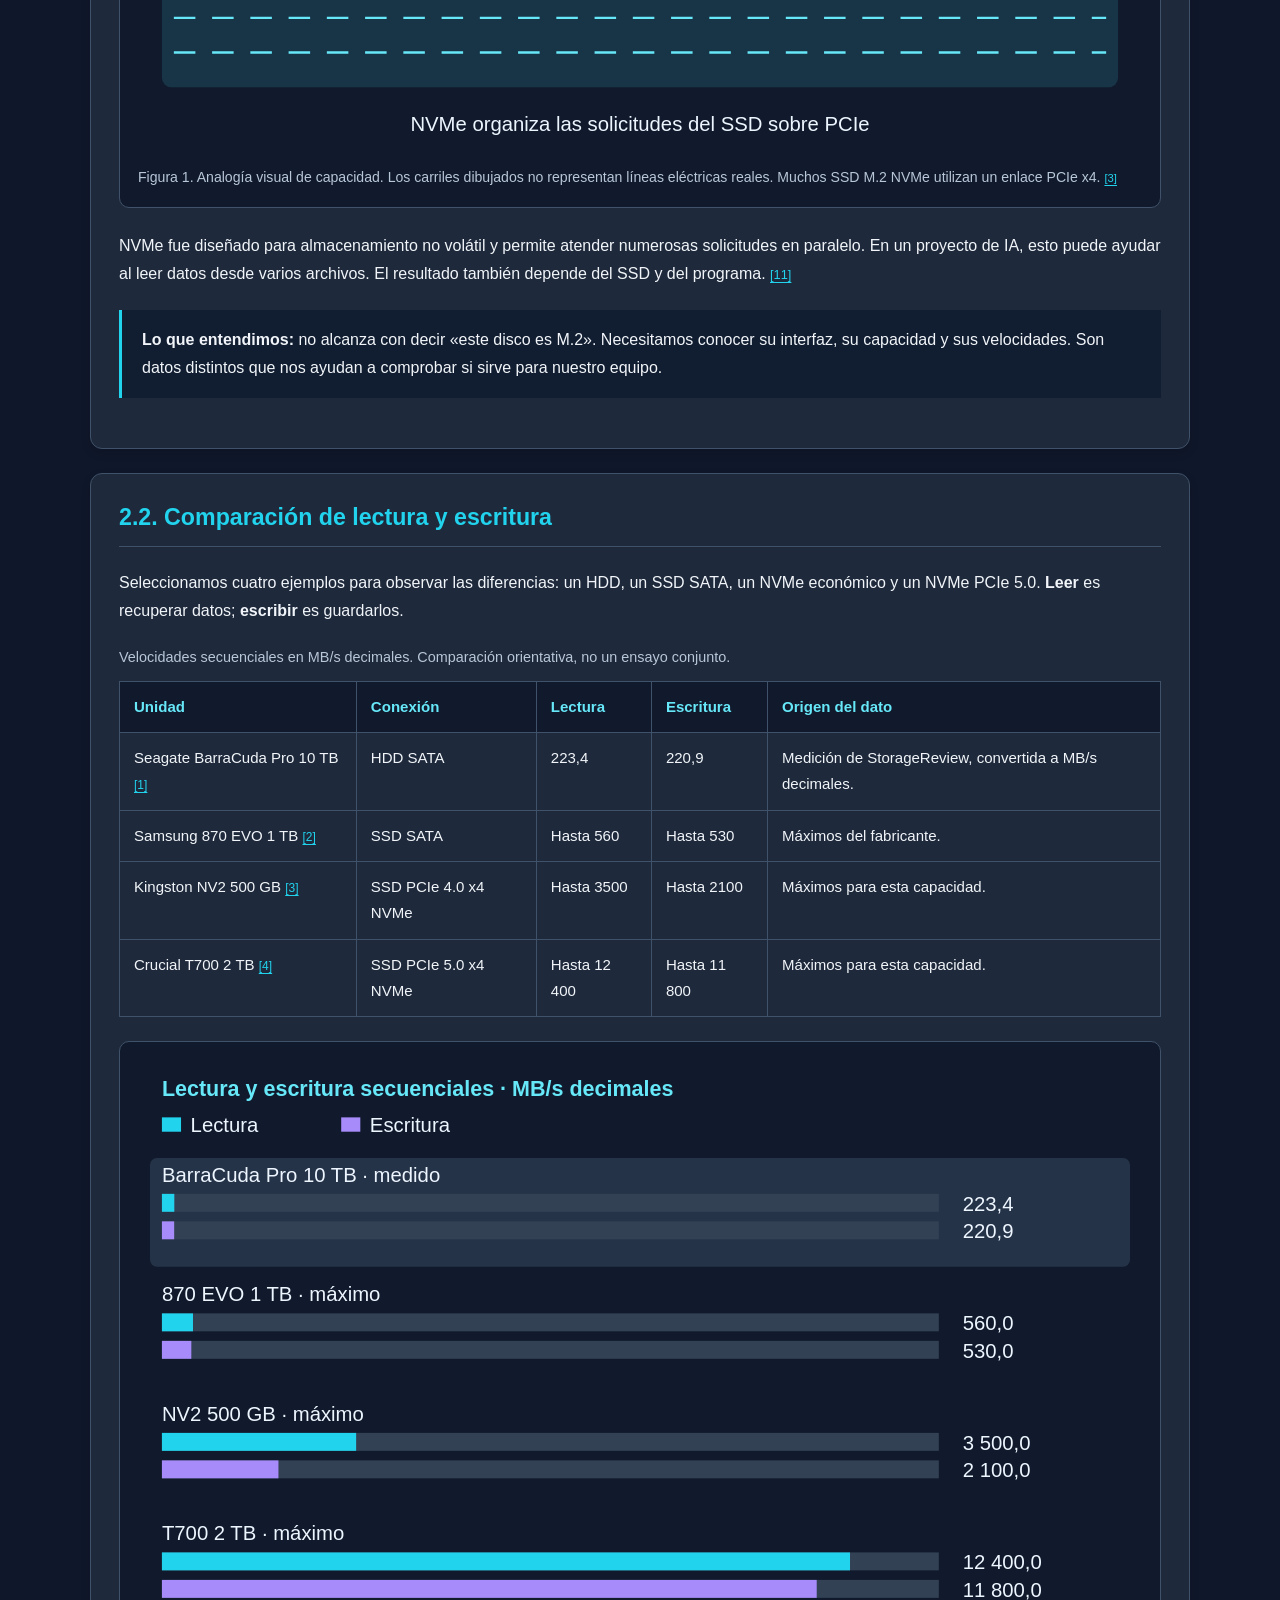
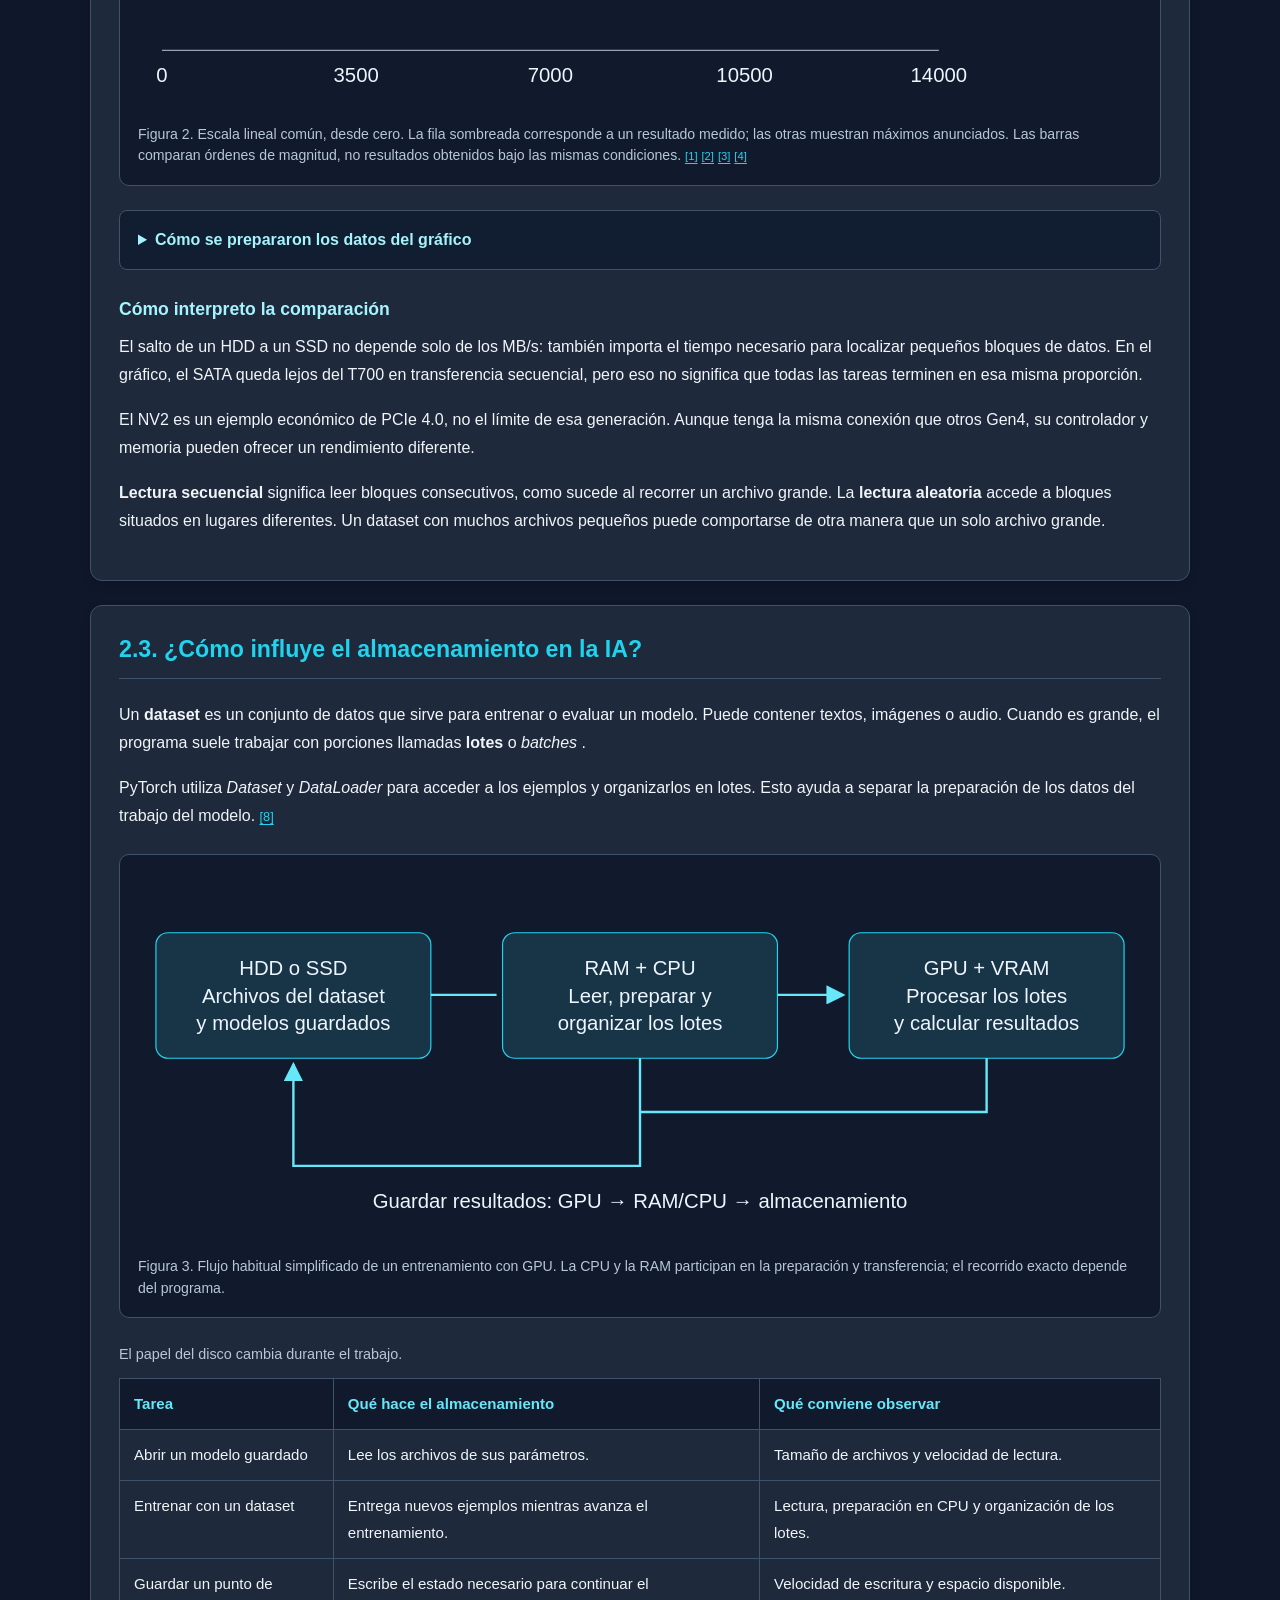
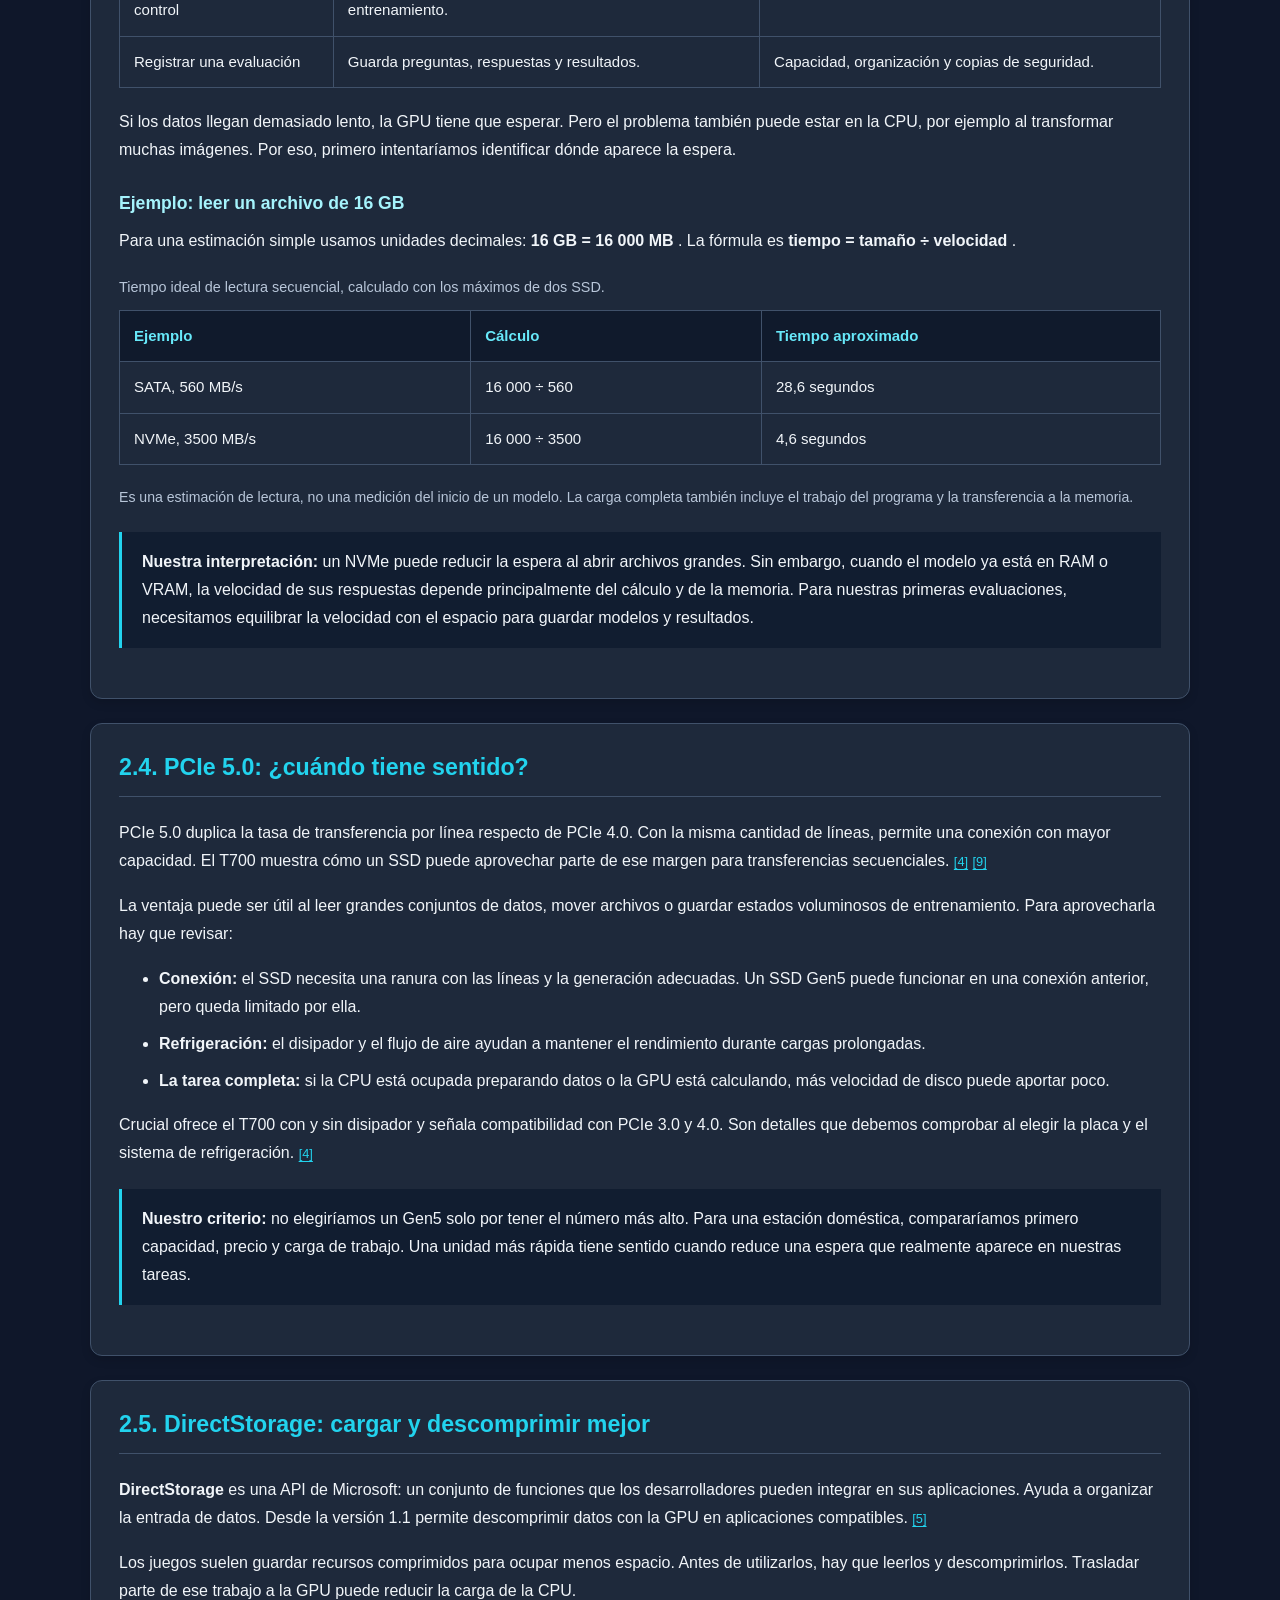
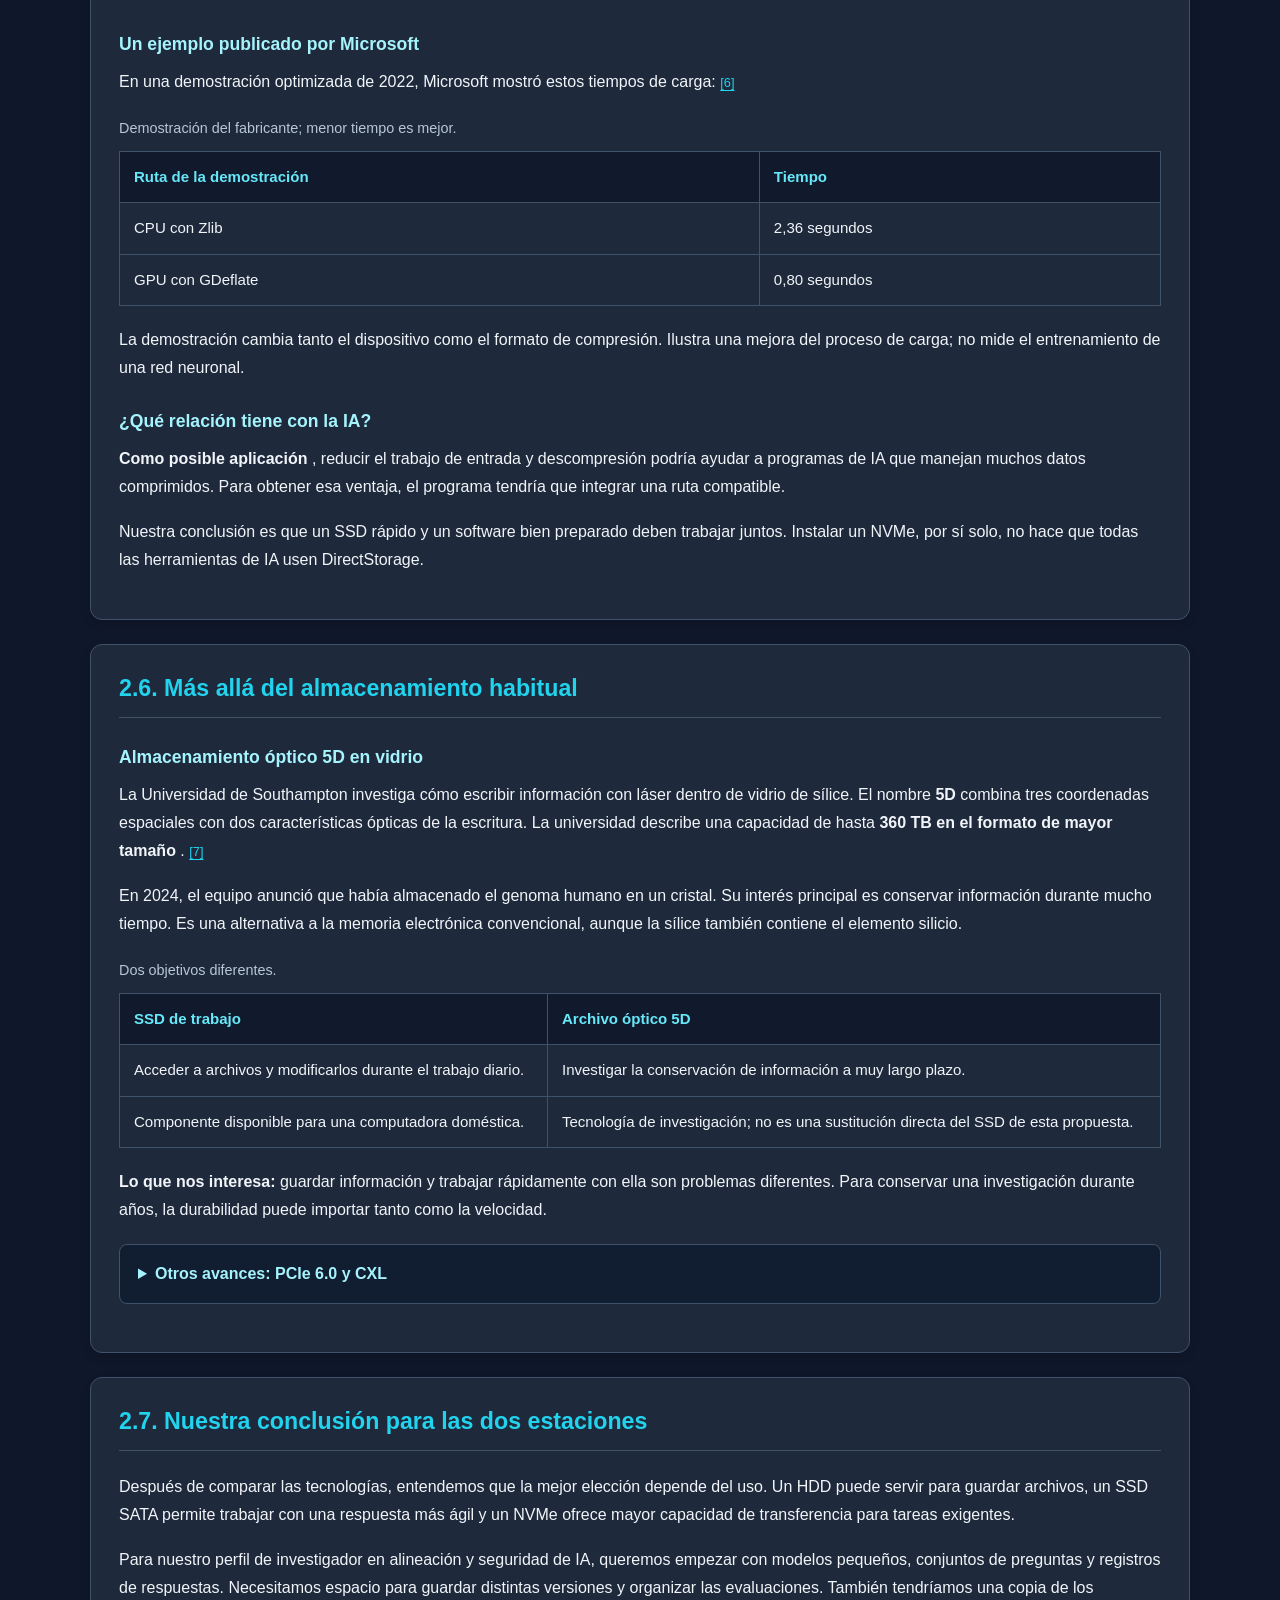
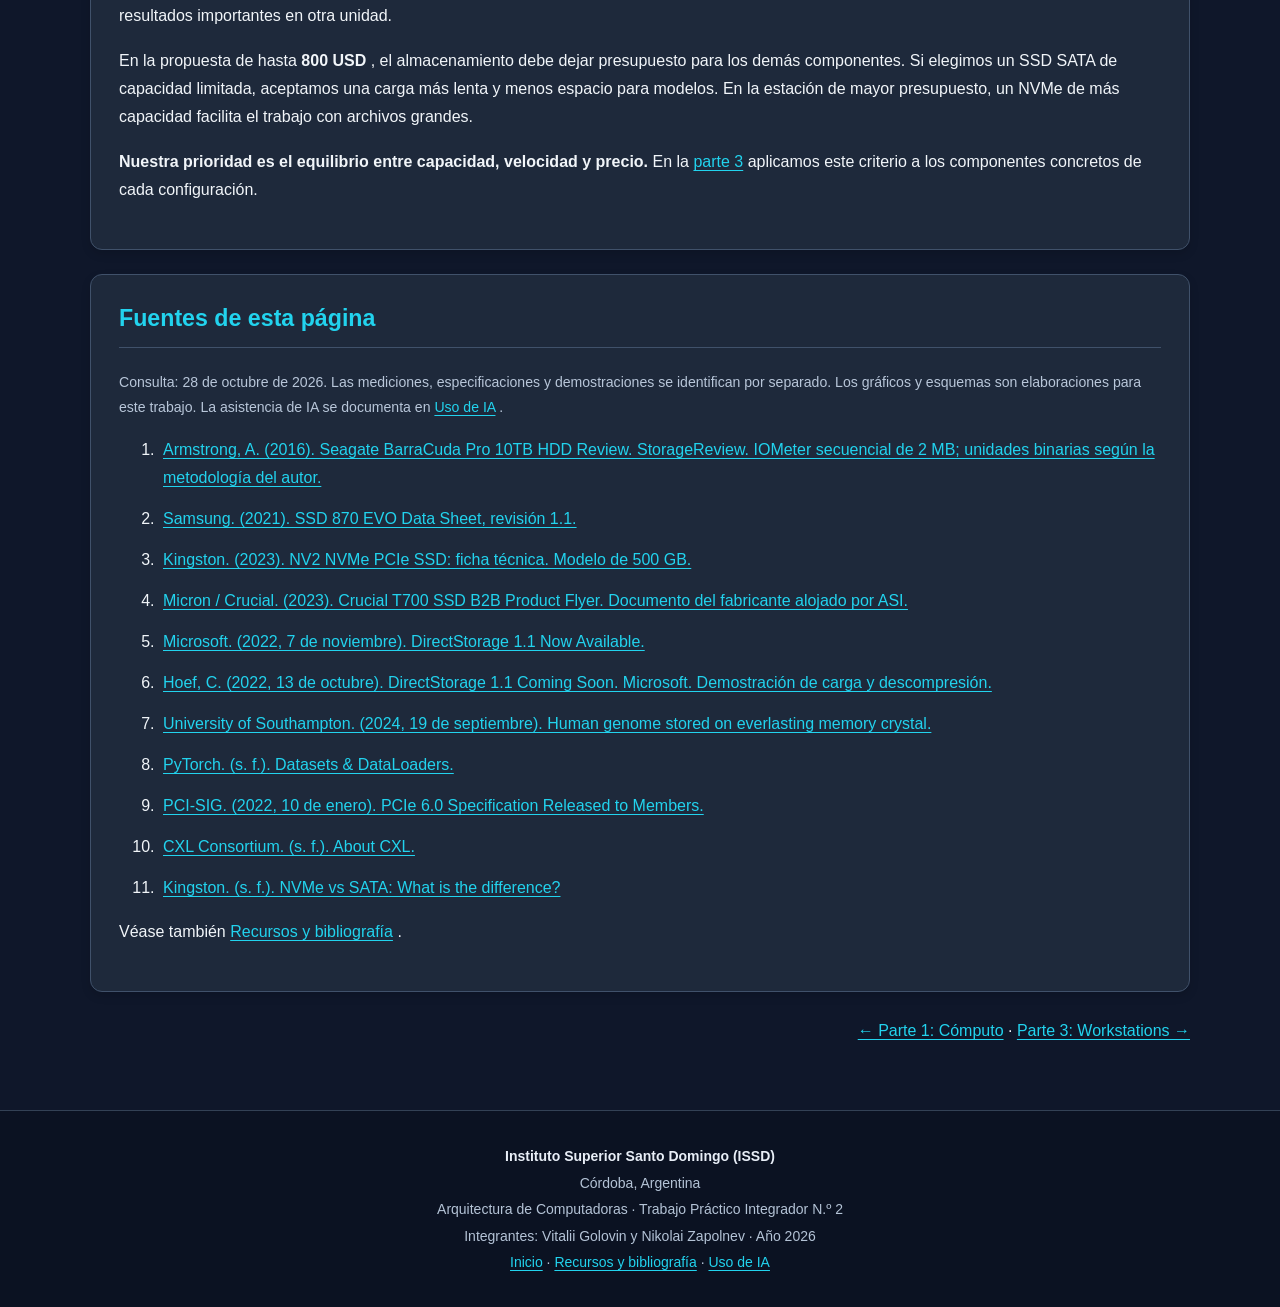
<file: part2.html>
<!DOCTYPE html>

<html lang="es">
<head>
<meta charset="utf-8"/>
<meta content="width=device-width,initial-scale=1" name="viewport"/>
<meta content="Vitalii Golovin y Nikolai Zapolnev" name="author"/>
<meta content="HDD, SSD SATA y NVMe: velocidades, datasets, PCIe 5.0, DirectStorage y almacenamiento óptico. Trabajo práctico de Arquitectura de Computadoras, ISSD 2026." name="description"/>
<title>
   Parte 2: Almacenamiento | TP 2 · ISSD
  </title>
<style>
   :root{color-scheme:dark;--bg:#0f172a;--card:#1e293b;--ink:#f1f5f9;--muted:#b8c6d9;--accent:#22d3ee;--border:#40516a}
    *{box-sizing:border-box}html{scroll-behavior:smooth;scroll-padding-top:110px}
    body{margin:0;background:var(--bg);color:var(--ink);font:16px/1.75 Arial,Helvetica,sans-serif}
    a{color:var(--accent);text-underline-offset:3px}a:hover{color:#a5f3fc}
    a:focus-visible,summary:focus-visible,[tabindex]:focus-visible{outline:3px solid #fbbf24;outline-offset:5px}
    .skip{position:fixed;top:-100px;left:16px;z-index:20;background:#fff;color:#111;padding:10px}.skip:focus{top:8px}
    .site-nav{position:sticky;top:0;z-index:10;background:#020617;border-bottom:1px solid var(--border);padding:12px 16px}
    .site-nav ul{list-style:none;display:flex;justify-content:center;flex-wrap:wrap;gap:8px;margin:0;padding:0}
    .site-nav a{display:block;padding:7px 12px;border:1px solid #06b6d4;border-radius:6px;text-decoration:none;font-size:.85rem;font-weight:bold}
    .site-nav a[aria-current="page"]{background:#06b6d4;color:#02131d}
    main{max-width:1080px;margin:auto;padding:30px 20px 48px}
    h1,h2,h3{line-height:1.3}h1{font-size:clamp(1.65rem,4vw,2.25rem);text-align:center;margin:12px 0 30px;color:var(--accent)}
    h2{font-size:1.45rem;color:var(--accent);margin:0 0 22px;padding-bottom:14px;border-bottom:1px solid var(--border)}
    h3{font-size:1.1rem;color:#a5f3fc;margin:28px 0 12px}p{margin:0 0 17px}li{margin-bottom:9px}
    section{background:var(--card);border:1px solid var(--border);border-radius:12px;padding:28px;margin-bottom:24px;box-shadow:0 4px 10px #0002}
    .questions a{text-decoration:none}.questions li{padding-left:3px}
    .table-scroll{overflow-x:auto;margin:20px 0}table{width:100%;border-collapse:collapse;min-width:600px;font-size:.94rem}
    caption{text-align:left;color:var(--muted);padding:0 0 10px;font-size:.9rem}
    th,td{border:1px solid var(--border);padding:12px 14px;text-align:left;vertical-align:top}thead th{background:#101a2c;color:#67e8f9}tbody th{font-weight:normal}
    .note{background:#111d30;border-left:3px solid #22d3ee;padding:16px 20px;margin:22px 0}.note p:last-child{margin-bottom:0}
    .small,figcaption{font-size:.88rem;color:var(--muted)}.ref{font-size:.8em;white-space:nowrap}
    figure{margin:24px 0;background:#101a2c;border:1px solid var(--border);border-radius:10px;padding:18px}
    figcaption{margin-top:12px;line-height:1.55}svg{display:block;width:100%;height:auto}svg text{fill:#edf5ff;font-family:Arial,Helvetica,sans-serif;font-size:17px}
    svg .label{fill:#67e8f9;font-weight:bold;font-size:18px}svg .box{fill:#183447;stroke:#22d3ee;stroke-width:1.5}svg .soft{fill:#1e293b;stroke:#64748b}
    svg .wire{fill:none;stroke:#67e8f9;stroke-width:2}svg .group{fill:none;stroke:#64748b;stroke-dasharray:6 5}svg .axis{stroke:#94a3b8;fill:none}
    .gallery{display:grid;grid-template-columns:repeat(3,minmax(0,1fr));gap:18px}.gallery figure{margin:0;padding:14px}.gallery img{display:block;width:100%;height:170px;object-fit:contain;background:#0b1220;border-radius:5px}
    .gallery h3{margin:16px 0 10px}.gallery p{font-size:.94rem}.gallery figcaption{border-top:1px solid var(--border);padding-top:10px}
    details{margin:20px 0;padding:15px 18px;background:#111d30;border:1px solid var(--border);border-radius:8px}summary{cursor:pointer;color:#a5f3fc;font-weight:bold}details[open] summary{margin-bottom:15px}
    .sources li{padding-left:4px;margin-bottom:13px;overflow-wrap:anywhere}.sources:target{scroll-margin-top:120px}li[id^="fuente-"]:target{background:#164e63;outline:5px solid #164e63}
    .page-next{text-align:right;margin-top:25px}.site-footer{background:#020617;border-top:1px solid var(--border);text-align:center;padding:28px 20px;color:var(--muted);font-size:.9rem}.site-footer p{margin:3px 0}.site-footer strong{color:var(--ink)}
    @media(max-width:740px){.site-nav{position:static}.site-nav a{font-size:.75rem;padding:6px 9px}html{scroll-padding-top:18px}main{padding:22px 12px}section{padding:20px 16px}.gallery{grid-template-columns:1fr}.gallery img{height:auto;max-height:330px}figure{padding:10px}.diagram{overflow:auto}.diagram svg{min-width:620px}}
    @media(prefers-reduced-motion:reduce){html{scroll-behavior:auto}}
    @media print{body{background:white;color:#111;font-size:11pt}.site-nav,.skip,.page-next{display:none}main{max-width:none;padding:0}section{background:white;box-shadow:none;border:1px solid #ccc;break-inside:auto}h1,h2,h3,a{color:#164e63}p,td,th,figcaption,.small{color:#111}thead th,.note,details{background:#eee}figure{break-inside:avoid;background:#101a2c}.table-scroll{overflow:visible}table{min-width:0}.site-footer{background:white;color:#111}.site-footer strong{color:#111}}
  </style>
<style id="academic-common-style">
   /* Presentación común de las siete páginas académicas. */
html { scroll-padding-top: 110px; }
header.academic-masthead { margin:0; padding:26px 20px 24px; text-align:center; background:#0b1222; border-bottom:1px solid #334155; color:#e8eef7; font-family:Arial,Helvetica,sans-serif; }
header.academic-masthead .academic-course { margin:0; padding:0; color:#22d3ee; font-size:22px; font-weight:700; line-height:1.4; letter-spacing:0; }
header.academic-masthead .academic-work { margin:6px 0 0; padding:0; color:#b4c3d6; font-size:14px; line-height:1.5; }
nav.academic-nav { position:sticky; top:0; z-index:50; margin:0; padding:12px 16px; background:#020617; border-bottom:1px solid #334155; font-family:Arial,Helvetica,sans-serif; }
nav.academic-nav ul { display:flex; flex-wrap:wrap; justify-content:center; gap:8px; list-style:none; padding:0; margin:0; }
nav.academic-nav li { padding:0; margin:0; }
nav.academic-nav a { display:block; padding:9px 13px; border:1px solid #22d3ee; border-radius:7px; font-size:14px; font-weight:600; line-height:1.4; color:#22d3ee; text-decoration:none; background:transparent; }
nav.academic-nav a:hover,nav.academic-nav a[aria-current="page"] { color:#020617; background:#22d3ee; }
nav.academic-nav a:focus-visible { outline:3px solid #fbbf24; outline-offset:3px; }
main#contenido { width:calc(100% - 40px); max-width:1100px; margin:0 auto; padding:32px 0 48px; }
main#contenido > header.academic-page-header { margin:0 0 30px; padding:0; text-align:center; background:none; border:0; box-shadow:none; }
header.academic-page-header h1 { margin:0; padding:0; color:#22d3ee; font-size:clamp(26px,3vw,36px); line-height:1.25; border:0; text-align:center; }
header.academic-page-header p { max-width:760px; margin:14px auto 0; color:#b4c3d6; font-size:17px; line-height:1.65; text-align:center; }
footer.academic-common-footer { margin:0; padding:30px 20px; border-top:1px solid #334155; text-align:center; background:#0b1222; color:#b4c3d6; font-family:Arial,Helvetica,sans-serif; font-size:14px; line-height:1.6; }
footer.academic-common-footer p { margin:4px 0; }
footer.academic-common-footer strong { color:#e8eef7; }
footer.academic-common-footer a { color:#22d3ee; }
@media(max-width:600px) { header.academic-masthead{padding:20px 16px;} header.academic-masthead .academic-course{font-size:20px;} nav.academic-nav{position:relative;padding:10px;} nav.academic-nav ul{gap:6px;} nav.academic-nav a{padding:8px 10px;font-size:13px;} main#contenido{width:calc(100% - 28px);padding-top:24px;} html{scroll-padding-top:16px;} }
@media print { header.academic-masthead,footer.academic-common-footer{background:white;color:black;} nav.academic-nav{display:none;} main#contenido{width:100%;max-width:none;} }
  </style>
</head>
<body>
<a class="skip" href="#contenido">Saltar al contenido</a>
<header class="academic-masthead">
<p class="academic-course">Arquitectura de Computadoras · 2026</p>
<p class="academic-work">Trabajo Práctico Integrador N.º 2 · ISSD</p>
</header>
<nav aria-label="Navegación principal" class="academic-nav">
<ul>
<li>
<a href="index.html">Inicio</a>
</li>
<li>
<a href="part1.html">Parte 1: Cómputo</a>
</li>
<li>
<a aria-current="page" href="part2.html">Parte 2: Almacenamiento</a>
</li>
<li>
<a href="part3.html">Parte 3: Workstations</a>
</li>
<li>
<a href="conclusions.html">Conclusiones</a>
</li>
<li>
<a href="resources.html">Recursos</a>
</li>
<li>
<a href="prompts.html">Uso de IA</a>
</li>
</ul>
</nav>
<main id="contenido">
<header class="academic-page-header">
<h1>Parte 2: La superautopista de los datos</h1>
</header>
<section>
<h2>¿Qué pide esta parte del trabajo?</h2>
<p>En esta parte estudiamos cómo el almacenamiento influye en un proyecto de inteligencia artificial. La consigna propone tres tareas:</p>
<ol class="questions">
<li>
<a href="#interfaces">Comparar SATA y NVMe con una explicación visual y relacionarlos con la carga de grandes datasets.</a>
</li>
<li>
<a href="#horizonte">Investigar PCIe 5.0, DirectStorage y tecnologías experimentales de almacenamiento.</a>
</li>
<li>
<a href="#comparacion">Mostrar las velocidades de lectura y escritura de un HDD, un SSD SATA y un SSD NVMe mediante un gráfico.</a>
</li>
</ol>
<p class="small">Resumen de la Parte 2 de la consigna IACO 2026.</p>
</section>
<section>
<h2 id="interfaces">2.1. HDD, SSD, SATA y NVMe: ¿qué cambia?</h2>
<p>
     El almacenamiento conserva archivos cuando apagamos la computadora. Un
     <strong>HDD</strong>
     utiliza platos magnéticos y partes móviles. Un
     <strong>SSD</strong>
     guarda datos en memoria electrónica y puede acceder a ellos sin mover un cabezal. Sin embargo, dos SSD pueden usar conexiones diferentes.
    </p>
<div aria-label="Conceptos del almacenamiento" class="table-scroll" role="region" tabindex="0">
<table>
<caption>
       Cuatro conceptos que conviene separar.
      </caption>
<thead>
<tr>
<th scope="col">Concepto</th>
<th scope="col">Qué describe</th>
<th scope="col">Ejemplo</th>
</tr>
</thead>
<tbody>
<tr>
<th scope="row">HDD / SSD</th>
<td>La tecnología de almacenamiento.</td>
<td>Disco magnético / memoria flash.</td>
</tr>
<tr>
<th scope="row">SATA / PCIe</th>
<td>La conexión para intercambiar datos.</td>
<td>SSD SATA de 2,5 pulgadas / SSD PCIe.</td>
</tr>
<tr>
<th scope="row">NVMe</th>
<td>Un protocolo de comandos, usado por los SSD PCIe estudiados.</td>
<td>Kingston NV2.</td>
</tr>
<tr>
<th scope="row">M.2</th>
<td>Un formato físico; la compatibilidad depende también de la conexión.</td>
<td>M.2 2280: 22 mm de ancho y 80 mm de largo.</td>
</tr>
</tbody>
</table>
</div>
<p>
     Por ejemplo, el Samsung 870 EVO usa SATA, mientras que el Kingston NV2 es un SSD M.2 con PCIe 4.0 x4 y NVMe. Por eso,
     <strong>M.2 y NVMe no significan lo mismo</strong>
     . Antes de instalar una unidad, hay que comprobar qué admite la placa madre.
     <a aria-label="Fuente 2" class="ref" href="#fuente-2">[2]</a>
<a aria-label="Fuente 3" class="ref" href="#fuente-3">[3]</a>
</p>
<h3>La analogía de la carretera</h3>
<p>Imaginamos SATA como una carretera y PCIe como una autopista con mayor capacidad. NVMe sería la forma de organizar las solicitudes para aprovechar esa conexión. Esta comparación ayuda a entender por qué pueden circular más datos en menos tiempo.</p>
<figure class="diagram" tabindex="0">
<svg aria-labelledby="ruta-t ruta-d" role="img" viewbox="0 0 840 350" xmlns="http://www.w3.org/2000/svg">
<title id="ruta-t">
       Una analogía para comparar las conexiones
      </title>
<desc id="ruta-d">
       SATA se representa con una carretera más estrecha y PCIe con una autopista. Las líneas son una analogía de capacidad y no cuentan las líneas eléctricas reales.
      </desc>
<text class="label" x="20" y="30">
       SATA: carretera de menor capacidad
      </text>
<rect fill="#26364c" height="65" rx="8" width="800" x="20" y="50">
</rect>
<path d="M30,82 H810" stroke="#b8c6d9" stroke-dasharray="18 14" stroke-width="2">
</path>
<text class="label" x="20" y="157">
       PCIe: una autopista con mayor capacidad
      </text>
<rect fill="#183447" height="116" rx="8" width="800" x="20" y="177">
</rect>
<path d="M30,206 H810 M30,235 H810 M30,264 H810" stroke="#67e8f9" stroke-dasharray="18 14" stroke-width="2">
</path>
<text text-anchor="middle" x="420" y="330">
       NVMe organiza las solicitudes del SSD sobre PCIe
      </text>
</svg>
<figcaption>
      Figura 1. Analogía visual de capacidad. Los carriles dibujados no representan líneas eléctricas reales. Muchos SSD M.2 NVMe utilizan un enlace PCIe x4.
      <a aria-label="Fuente 3" class="ref" href="#fuente-3">[3]</a>
</figcaption>
</figure>
<p>
     NVMe fue diseñado para almacenamiento no volátil y permite atender numerosas solicitudes en paralelo. En un proyecto de IA, esto puede ayudar al leer datos desde varios archivos. El resultado también depende del SSD y del programa.
     <a aria-label="Fuente 11" class="ref" href="#fuente-11">[11]</a>
</p>
<div class="note">
<p>
<strong>Lo que entendimos:</strong>
      no alcanza con decir «este disco es M.2». Necesitamos conocer su interfaz, su capacidad y sus velocidades. Son datos distintos que nos ayudan a comprobar si sirve para nuestro equipo.
     </p>
</div>
</section>
<section>
<h2 id="comparacion">2.2. Comparación de lectura y escritura</h2>
<p>
     Seleccionamos cuatro ejemplos para observar las diferencias: un HDD, un SSD SATA, un NVMe económico y un NVMe PCIe 5.0.
     <strong>Leer</strong>
     es recuperar datos;
     <strong>escribir</strong>
     es guardarlos.
    </p>
<div aria-label="Velocidades de almacenamiento" class="table-scroll" role="region" tabindex="0">
<table>
<caption>
       Velocidades secuenciales en MB/s decimales. Comparación orientativa, no un ensayo conjunto.
      </caption>
<thead>
<tr>
<th scope="col">Unidad</th>
<th scope="col">Conexión</th>
<th scope="col">Lectura</th>
<th scope="col">Escritura</th>
<th scope="col">Origen del dato</th>
</tr>
</thead>
<tbody>
<tr>
<th scope="row">
         Seagate BarraCuda Pro 10 TB
         <a aria-label="Fuente 1" class="ref" href="#fuente-1">[1]</a>
</th>
<td>HDD SATA</td>
<td>223,4</td>
<td>220,9</td>
<td>Medición de StorageReview, convertida a MB/s decimales.</td>
</tr>
<tr>
<th scope="row">
         Samsung 870 EVO 1 TB
         <a aria-label="Fuente 2" class="ref" href="#fuente-2">[2]</a>
</th>
<td>SSD SATA</td>
<td>Hasta 560</td>
<td>Hasta 530</td>
<td>Máximos del fabricante.</td>
</tr>
<tr>
<th scope="row">
         Kingston NV2 500 GB
         <a aria-label="Fuente 3" class="ref" href="#fuente-3">[3]</a>
</th>
<td>SSD PCIe 4.0 x4 NVMe</td>
<td>Hasta 3500</td>
<td>Hasta 2100</td>
<td>Máximos para esta capacidad.</td>
</tr>
<tr>
<th scope="row">
         Crucial T700 2 TB
         <a aria-label="Fuente 4" class="ref" href="#fuente-4">[4]</a>
</th>
<td>SSD PCIe 5.0 x4 NVMe</td>
<td>Hasta 12 400</td>
<td>Hasta 11 800</td>
<td>Máximos para esta capacidad.</td>
</tr>
</tbody>
</table>
</div>
<figure class="diagram" tabindex="0">
<svg aria-labelledby="velocidades-t velocidades-d" role="img" viewbox="0 0 840 545" xmlns="http://www.w3.org/2000/svg">
<title id="velocidades-t">
       Velocidades de cuatro unidades
      </title>
<desc id="velocidades-d">
       HDD: medición convertida de unidades binarias a MB/s. SSD: máximos publicados. Escala lineal común de cero a 14000 MB/s. Los valores exactos están en la tabla.
      </desc>
<text class="label" x="20" y="30">
       Lectura y escritura secuenciales · MB/s decimales
      </text>
<rect fill="#22d3ee" height="12" width="16" x="20" y="48">
</rect>
<text x="44" y="60">
       Lectura
      </text>
<rect fill="#a78bfa" height="12" width="16" x="170" y="48">
</rect>
<text x="194" y="60">
       Escritura
      </text>
<rect fill="#253348" height="91" rx="6" width="820" x="10" y="82">
</rect>
<text x="20" y="102">
       BarraCuda Pro 10 TB · medido
      </text>
<rect fill="#334155" height="15" width="650" x="20" y="112">
</rect>
<rect fill="#22d3ee" height="15" width="10.374" x="20" y="112">
</rect>
<text x="690" y="126">
       223,4
      </text>
<rect fill="#334155" height="15" width="650" x="20" y="135">
</rect>
<rect fill="#a78bfa" height="15" width="10.258" x="20" y="135">
</rect>
<text x="690" y="149">
       220,9
      </text>
<text x="20" y="202">
       870 EVO 1 TB · máximo
      </text>
<rect fill="#334155" height="15" width="650" x="20" y="212">
</rect>
<rect fill="#22d3ee" height="15" width="26.000" x="20" y="212">
</rect>
<text x="690" y="226">
       560,0
      </text>
<rect fill="#334155" height="15" width="650" x="20" y="235">
</rect>
<rect fill="#a78bfa" height="15" width="24.607" x="20" y="235">
</rect>
<text x="690" y="249">
       530,0
      </text>
<text x="20" y="302">
       NV2 500 GB · máximo
      </text>
<rect fill="#334155" height="15" width="650" x="20" y="312">
</rect>
<rect fill="#22d3ee" height="15" width="162.500" x="20" y="312">
</rect>
<text x="690" y="326">
       3 500,0
      </text>
<rect fill="#334155" height="15" width="650" x="20" y="335">
</rect>
<rect fill="#a78bfa" height="15" width="97.500" x="20" y="335">
</rect>
<text x="690" y="349">
       2 100,0
      </text>
<text x="20" y="402">
       T700 2 TB · máximo
      </text>
<rect fill="#334155" height="15" width="650" x="20" y="412">
</rect>
<rect fill="#22d3ee" height="15" width="575.714" x="20" y="412">
</rect>
<text x="690" y="426">
       12 400,0
      </text>
<rect fill="#334155" height="15" width="650" x="20" y="435">
</rect>
<rect fill="#a78bfa" height="15" width="547.857" x="20" y="435">
</rect>
<text x="690" y="449">
       11 800,0
      </text>
<path d="M20,494 H670" stroke="#94a3b8">
</path>
<text text-anchor="middle" x="20.0" y="520">
       0
      </text>
<text text-anchor="middle" x="182.5" y="520">
       3500
      </text>
<text text-anchor="middle" x="345.0" y="520">
       7000
      </text>
<text text-anchor="middle" x="507.5" y="520">
       10500
      </text>
<text text-anchor="middle" x="670.0" y="520">
       14000
      </text>
</svg>
<figcaption>
      Figura 2. Escala lineal común, desde cero. La fila sombreada corresponde a un resultado medido; las otras muestran máximos anunciados. Las barras comparan órdenes de magnitud, no resultados obtenidos bajo las mismas condiciones.
      <a aria-label="Fuente 1" class="ref" href="#fuente-1">[1]</a>
<a aria-label="Fuente 2" class="ref" href="#fuente-2">[2]</a>
<a aria-label="Fuente 3" class="ref" href="#fuente-3">[3]</a>
<a aria-label="Fuente 4" class="ref" href="#fuente-4">[4]</a>
</figcaption>
</figure>
<details>
<summary>Cómo se prepararon los datos del gráfico</summary>
<p>StorageReview publicó 213,09 de lectura y 210,70 de escritura en una prueba IOMeter secuencial de 2 MB de 2016. Su metodología indica unidades binarias, aunque usa la etiqueta MB/s. Para compararlas con las fichas decimales, multiplicamos ambas cifras por 1,048576 y redondeamos a una cifra decimal. Los SSD conservan los máximos de sus fabricantes. No son pruebas propias.</p>
</details>
<h3>Cómo interpreto la comparación</h3>
<p>El salto de un HDD a un SSD no depende solo de los MB/s: también importa el tiempo necesario para localizar pequeños bloques de datos. En el gráfico, el SATA queda lejos del T700 en transferencia secuencial, pero eso no significa que todas las tareas terminen en esa misma proporción.</p>
<p>El NV2 es un ejemplo económico de PCIe 4.0, no el límite de esa generación. Aunque tenga la misma conexión que otros Gen4, su controlador y memoria pueden ofrecer un rendimiento diferente.</p>
<p>
<strong>Lectura secuencial</strong>
     significa leer bloques consecutivos, como sucede al recorrer un archivo grande. La
     <strong>lectura aleatoria</strong>
     accede a bloques situados en lugares diferentes. Un dataset con muchos archivos pequeños puede comportarse de otra manera que un solo archivo grande.
    </p>
</section>
<section>
<h2 id="datos">2.3. ¿Cómo influye el almacenamiento en la IA?</h2>
<p>
     Un
     <strong>dataset</strong>
     es un conjunto de datos que sirve para entrenar o evaluar un modelo. Puede contener textos, imágenes o audio. Cuando es grande, el programa suele trabajar con porciones llamadas
     <strong>lotes</strong>
     o
     <em>batches</em>
     .
    </p>
<p>
     PyTorch utiliza
     <em>Dataset</em>
     y
     <em>DataLoader</em>
     para acceder a los ejemplos y organizarlos en lotes. Esto ayuda a separar la preparación de los datos del trabajo del modelo.
     <a aria-label="Fuente 8" class="ref" href="#fuente-8">[8]</a>
</p>
<figure class="diagram" tabindex="0">
<svg aria-labelledby="flujo-t flujo-d" role="img" viewbox="0 0 840 310" xmlns="http://www.w3.org/2000/svg">
<title id="flujo-t">
       Los datos durante el entrenamiento
      </title>
<desc id="flujo-d">
       El almacenamiento entrega archivos a RAM y a la preparación en CPU. Después se envían lotes a la GPU. Los resultados y puntos de control se guardan de nuevo en el almacenamiento.
      </desc>
<defs>
<marker id="flecha" markerheight="8" markerwidth="8" orient="auto" refx="7" refy="4">
<path d="M0,0 L8,4 L0,8Z" fill="#67e8f9">
</path>
</marker>
</defs>
<rect fill="#183447" height="105" rx="10" stroke="#22d3ee" width="230" x="15" y="50">
</rect>
<text text-anchor="middle" x="130.0" y="85.5">
       HDD o SSD
      </text>
<text text-anchor="middle" x="130.0" y="108.5">
       Archivos del dataset
      </text>
<text text-anchor="middle" x="130.0" y="131.5">
       y modelos guardados
      </text>
<rect fill="#183447" height="105" rx="10" stroke="#22d3ee" width="230" x="305" y="50">
</rect>
<text text-anchor="middle" x="420.0" y="85.5">
       RAM + CPU
      </text>
<text text-anchor="middle" x="420.0" y="108.5">
       Leer, preparar y
      </text>
<text text-anchor="middle" x="420.0" y="131.5">
       organizar los lotes
      </text>
<rect fill="#183447" height="105" rx="10" stroke="#22d3ee" width="230" x="595" y="50">
</rect>
<text text-anchor="middle" x="710.0" y="85.5">
       GPU + VRAM
      </text>
<text text-anchor="middle" x="710.0" y="108.5">
       Procesar los lotes
      </text>
<text text-anchor="middle" x="710.0" y="131.5">
       y calcular resultados
      </text>
<path d="M245,102 H300 M535,102 H590" fill="none" marker-end="url(#flecha)" stroke="#67e8f9" stroke-width="2">
</path>
<path d="M710,155 V200 H420 V160 M420,155 V245 H130 V160" fill="none" marker-end="url(#flecha)" stroke="#67e8f9" stroke-width="2">
</path>
<text text-anchor="middle" x="420" y="280">
       Guardar resultados: GPU → RAM/CPU → almacenamiento
      </text>
</svg>
<figcaption>Figura 3. Flujo habitual simplificado de un entrenamiento con GPU. La CPU y la RAM participan en la preparación y transferencia; el recorrido exacto depende del programa.</figcaption>
</figure>
<div aria-label="Tareas de IA y almacenamiento" class="table-scroll" role="region" tabindex="0">
<table>
<caption>
       El papel del disco cambia durante el trabajo.
      </caption>
<thead>
<tr>
<th scope="col">Tarea</th>
<th scope="col">Qué hace el almacenamiento</th>
<th scope="col">Qué conviene observar</th>
</tr>
</thead>
<tbody>
<tr>
<th scope="row">Abrir un modelo guardado</th>
<td>Lee los archivos de sus parámetros.</td>
<td>Tamaño de archivos y velocidad de lectura.</td>
</tr>
<tr>
<th scope="row">Entrenar con un dataset</th>
<td>Entrega nuevos ejemplos mientras avanza el entrenamiento.</td>
<td>Lectura, preparación en CPU y organización de los lotes.</td>
</tr>
<tr>
<th scope="row">Guardar un punto de control</th>
<td>Escribe el estado necesario para continuar el entrenamiento.</td>
<td>Velocidad de escritura y espacio disponible.</td>
</tr>
<tr>
<th scope="row">Registrar una evaluación</th>
<td>Guarda preguntas, respuestas y resultados.</td>
<td>Capacidad, organización y copias de seguridad.</td>
</tr>
</tbody>
</table>
</div>
<p>Si los datos llegan demasiado lento, la GPU tiene que esperar. Pero el problema también puede estar en la CPU, por ejemplo al transformar muchas imágenes. Por eso, primero intentaríamos identificar dónde aparece la espera.</p>
<h3>Ejemplo: leer un archivo de 16 GB</h3>
<p>
     Para una estimación simple usamos unidades decimales:
     <strong>16 GB = 16 000 MB</strong>
     . La fórmula es
     <strong>tiempo = tamaño ÷ velocidad</strong>
     .
    </p>
<div aria-label="Cálculo del tiempo de lectura" class="table-scroll" role="region" tabindex="0">
<table>
<caption>
       Tiempo ideal de lectura secuencial, calculado con los máximos de dos SSD.
      </caption>
<thead>
<tr>
<th scope="col">Ejemplo</th>
<th scope="col">Cálculo</th>
<th scope="col">Tiempo aproximado</th>
</tr>
</thead>
<tbody>
<tr>
<th scope="row">SATA, 560 MB/s</th>
<td>16 000 ÷ 560</td>
<td>28,6 segundos</td>
</tr>
<tr>
<th scope="row">NVMe, 3500 MB/s</th>
<td>16 000 ÷ 3500</td>
<td>4,6 segundos</td>
</tr>
</tbody>
</table>
</div>
<p class="small">Es una estimación de lectura, no una medición del inicio de un modelo. La carga completa también incluye el trabajo del programa y la transferencia a la memoria.</p>
<div class="note">
<p>
<strong>Nuestra interpretación:</strong>
      un NVMe puede reducir la espera al abrir archivos grandes. Sin embargo, cuando el modelo ya está en RAM o VRAM, la velocidad de sus respuestas depende principalmente del cálculo y de la memoria. Para nuestras primeras evaluaciones, necesitamos equilibrar la velocidad con el espacio para guardar modelos y resultados.
     </p>
</div>
</section>
<section>
<h2 id="horizonte">2.4. PCIe 5.0: ¿cuándo tiene sentido?</h2>
<p>
     PCIe 5.0 duplica la tasa de transferencia por línea respecto de PCIe 4.0. Con la misma cantidad de líneas, permite una conexión con mayor capacidad. El T700 muestra cómo un SSD puede aprovechar parte de ese margen para transferencias secuenciales.
     <a aria-label="Fuente 4" class="ref" href="#fuente-4">[4]</a>
<a aria-label="Fuente 9" class="ref" href="#fuente-9">[9]</a>
</p>
<p>La ventaja puede ser útil al leer grandes conjuntos de datos, mover archivos o guardar estados voluminosos de entrenamiento. Para aprovecharla hay que revisar:</p>
<ul>
<li>
<strong>Conexión:</strong>
      el SSD necesita una ranura con las líneas y la generación adecuadas. Un SSD Gen5 puede funcionar en una conexión anterior, pero queda limitado por ella.
     </li>
<li>
<strong>Refrigeración:</strong>
      el disipador y el flujo de aire ayudan a mantener el rendimiento durante cargas prolongadas.
     </li>
<li>
<strong>La tarea completa:</strong>
      si la CPU está ocupada preparando datos o la GPU está calculando, más velocidad de disco puede aportar poco.
     </li>
</ul>
<p>
     Crucial ofrece el T700 con y sin disipador y señala compatibilidad con PCIe 3.0 y 4.0. Son detalles que debemos comprobar al elegir la placa y el sistema de refrigeración.
     <a aria-label="Fuente 4" class="ref" href="#fuente-4">[4]</a>
</p>
<div class="note">
<p>
<strong>Nuestro criterio:</strong>
      no elegiríamos un Gen5 solo por tener el número más alto. Para una estación doméstica, compararíamos primero capacidad, precio y carga de trabajo. Una unidad más rápida tiene sentido cuando reduce una espera que realmente aparece en nuestras tareas.
     </p>
</div>
</section>
<section>
<h2 id="directstorage">2.5. DirectStorage: cargar y descomprimir mejor</h2>
<p>
<strong>DirectStorage</strong>
     es una API de Microsoft: un conjunto de funciones que los desarrolladores pueden integrar en sus aplicaciones. Ayuda a organizar la entrada de datos. Desde la versión 1.1 permite descomprimir datos con la GPU en aplicaciones compatibles.
     <a aria-label="Fuente 5" class="ref" href="#fuente-5">[5]</a>
</p>
<p>Los juegos suelen guardar recursos comprimidos para ocupar menos espacio. Antes de utilizarlos, hay que leerlos y descomprimirlos. Trasladar parte de ese trabajo a la GPU puede reducir la carga de la CPU.</p>
<h3>Un ejemplo publicado por Microsoft</h3>
<p>
     En una demostración optimizada de 2022, Microsoft mostró estos tiempos de carga:
     <a aria-label="Fuente 6" class="ref" href="#fuente-6">[6]</a>
</p>
<div aria-label="Demostración de DirectStorage" class="table-scroll" role="region" tabindex="0">
<table>
<caption>
       Demostración del fabricante; menor tiempo es mejor.
      </caption>
<thead>
<tr>
<th scope="col">Ruta de la demostración</th>
<th scope="col">Tiempo</th>
</tr>
</thead>
<tbody>
<tr>
<th scope="row">CPU con Zlib</th>
<td>2,36 segundos</td>
</tr>
<tr>
<th scope="row">GPU con GDeflate</th>
<td>0,80 segundos</td>
</tr>
</tbody>
</table>
</div>
<p>La demostración cambia tanto el dispositivo como el formato de compresión. Ilustra una mejora del proceso de carga; no mide el entrenamiento de una red neuronal.</p>
<h3>¿Qué relación tiene con la IA?</h3>
<p>
<strong>Como posible aplicación</strong>
     , reducir el trabajo de entrada y descompresión podría ayudar a programas de IA que manejan muchos datos comprimidos. Para obtener esa ventaja, el programa tendría que integrar una ruta compatible.
    </p>
<p>Nuestra conclusión es que un SSD rápido y un software bien preparado deben trabajar juntos. Instalar un NVMe, por sí solo, no hace que todas las herramientas de IA usen DirectStorage.</p>
</section>
<section>
<h2 id="futuro">2.6. Más allá del almacenamiento habitual</h2>
<h3>Almacenamiento óptico 5D en vidrio</h3>
<p>
     La Universidad de Southampton investiga cómo escribir información con láser dentro de vidrio de sílice. El nombre
     <strong>5D</strong>
     combina tres coordenadas espaciales con dos características ópticas de la escritura. La universidad describe una capacidad de hasta
     <strong>360 TB en el formato de mayor tamaño</strong>
     .
     <a aria-label="Fuente 7" class="ref" href="#fuente-7">[7]</a>
</p>
<p>En 2024, el equipo anunció que había almacenado el genoma humano en un cristal. Su interés principal es conservar información durante mucho tiempo. Es una alternativa a la memoria electrónica convencional, aunque la sílice también contiene el elemento silicio.</p>
<div aria-label="Almacenamiento de trabajo y archivo" class="table-scroll" role="region" tabindex="0">
<table>
<caption>
       Dos objetivos diferentes.
      </caption>
<thead>
<tr>
<th scope="col">SSD de trabajo</th>
<th scope="col">Archivo óptico 5D</th>
</tr>
</thead>
<tbody>
<tr>
<td>Acceder a archivos y modificarlos durante el trabajo diario.</td>
<td>Investigar la conservación de información a muy largo plazo.</td>
</tr>
<tr>
<td>Componente disponible para una computadora doméstica.</td>
<td>Tecnología de investigación; no es una sustitución directa del SSD de esta propuesta.</td>
</tr>
</tbody>
</table>
</div>
<p>
<strong>Lo que nos interesa:</strong>
     guardar información y trabajar rápidamente con ella son problemas diferentes. Para conservar una investigación durante años, la durabilidad puede importar tanto como la velocidad.
    </p>
<details>
<summary>Otros avances: PCIe 6.0 y CXL</summary>
<p>
<strong>PCIe 6.0</strong>
      es una evolución de la conexión: especifica 64 GT/s por línea. La cifra de 256 GB/s corresponde a un enlace x16 sumando ambas direcciones, no a un SSD doméstico x4.
      <a aria-label="Fuente 9" class="ref" href="#fuente-9">[9]</a>
</p>
<p>
<strong>CXL</strong>
      conecta procesadores, memoria y aceleradores y permite nuevas formas de compartir recursos de memoria en sistemas compatibles. Es una tecnología de interconexión, no un nuevo material de almacenamiento.
      <a aria-label="Fuente 10" class="ref" href="#fuente-10">[10]</a>
</p>
</details>
</section>
<section>
<h2 id="conclusion">2.7. Nuestra conclusión para las dos estaciones</h2>
<p>Después de comparar las tecnologías, entendemos que la mejor elección depende del uso. Un HDD puede servir para guardar archivos, un SSD SATA permite trabajar con una respuesta más ágil y un NVMe ofrece mayor capacidad de transferencia para tareas exigentes.</p>
<p>Para nuestro perfil de investigador en alineación y seguridad de IA, queremos empezar con modelos pequeños, conjuntos de preguntas y registros de respuestas. Necesitamos espacio para guardar distintas versiones y organizar las evaluaciones. También tendríamos una copia de los resultados importantes en otra unidad.</p>
<p>
     En la propuesta de hasta
     <strong>800 USD</strong>
     , el almacenamiento debe dejar presupuesto para los demás componentes. Si elegimos un SSD SATA de capacidad limitada, aceptamos una carga más lenta y menos espacio para modelos. En la estación de mayor presupuesto, un NVMe de más capacidad facilita el trabajo con archivos grandes.
    </p>
<p>
<strong>Nuestra prioridad es el equilibrio entre capacidad, velocidad y precio.</strong>
     En la
     <a href="part3.html">parte 3</a>
     aplicamos este criterio a los componentes concretos de cada configuración.
    </p>
</section>
<section>
<h2 id="fuentes">Fuentes de esta página</h2>
<p class="small">
     Consulta: 28 de octubre de 2026. Las mediciones, especificaciones y demostraciones se identifican por separado. Los gráficos y esquemas son elaboraciones para este trabajo. La asistencia de IA se documenta en
     <a href="prompts.html">Uso de IA</a>
     .
    </p>
<ol class="sources">
<li id="fuente-1">
<a href="https://www.storagereview.com/review/seagate-barracuda-pro-10tb-hdd-review">Armstrong, A. (2016). Seagate BarraCuda Pro 10TB HDD Review. StorageReview. IOMeter secuencial de 2 MB; unidades binarias según la metodología del autor.</a>
</li>
<li id="fuente-2">
<a href="https://image.semiconductor.samsung.com/resources/data-sheet/Samsung_SSD_870_EVO_Data_Sheet_Rev1.1.pdf">Samsung. (2021). SSD 870 EVO Data Sheet, revisión 1.1.</a>
</li>
<li id="fuente-3">
<a href="https://www.kingston.com/datasheets/snv2s_en.pdf">Kingston. (2023). NV2 NVMe PCIe SSD: ficha técnica. Modelo de 500 GB.</a>
</li>
<li id="fuente-4">
<a href="https://www.asipartner.com/wp-content/uploads/2023/06/Crucial-T700-SSD-B2B-Product-Flyer-EN.pdf">Micron / Crucial. (2023). Crucial T700 SSD B2B Product Flyer. Documento del fabricante alojado por ASI.</a>
</li>
<li id="fuente-5">
<a href="https://devblogs.microsoft.com/directx/directstorage-1-1-now-available/">Microsoft. (2022, 7 de noviembre). DirectStorage 1.1 Now Available.</a>
</li>
<li id="fuente-6">
<a href="https://devblogs.microsoft.com/directx/directstorage-1-1-coming-soon/">Hoef, C. (2022, 13 de octubre). DirectStorage 1.1 Coming Soon. Microsoft. Demostración de carga y descompresión.</a>
</li>
<li id="fuente-7">
<a href="https://www.southampton.ac.uk/news/2024/09/human-genome-stored-on-everlasting-memory-crystal-.page">University of Southampton. (2024, 19 de septiembre). Human genome stored on everlasting memory crystal.</a>
</li>
<li id="fuente-8">
<a href="https://docs.pytorch.org/tutorials/beginner/basics/data_tutorial.html">PyTorch. (s. f.). Datasets &amp; DataLoaders.</a>
</li>
<li id="fuente-9">
<a href="https://pcisig.com/blog/pcie%C2%AE-60-specification-released-members-double-bandwidth-next-generation-applications">PCI-SIG. (2022, 10 de enero). PCIe 6.0 Specification Released to Members.</a>
</li>
<li id="fuente-10">
<a href="https://computeexpresslink.org/about-cxl/">CXL Consortium. (s. f.). About CXL.</a>
</li>
<li id="fuente-11">
<a href="https://www.kingston.com/en/blog/pc-performance/nvme-vs-sata">Kingston. (s. f.). NVMe vs SATA: What is the difference?</a>
</li>
</ol>
<p>
     Véase también
     <a href="resources.html">Recursos y bibliografía</a>
     .
    </p>
</section>
<p class="page-next">
<a href="part1.html">← Parte 1: Cómputo</a>
    ·
    <a href="part3.html">Parte 3: Workstations →</a>
</p>
</main>
<footer class="academic-common-footer">
<p>
<strong>Instituto Superior Santo Domingo (ISSD)</strong>
</p>
<p>Córdoba, Argentina</p>
<p>Arquitectura de Computadoras · Trabajo Práctico Integrador N.º 2</p>
<p>Integrantes: Vitalii Golovin y Nikolai Zapolnev · Año 2026</p>
<p>
<a href="index.html">Inicio</a>
    ·
    <a href="resources.html">Recursos y bibliografía</a>
    ·
    <a href="prompts.html">Uso de IA</a>
</p>
</footer>
</body>
</html>
</file>
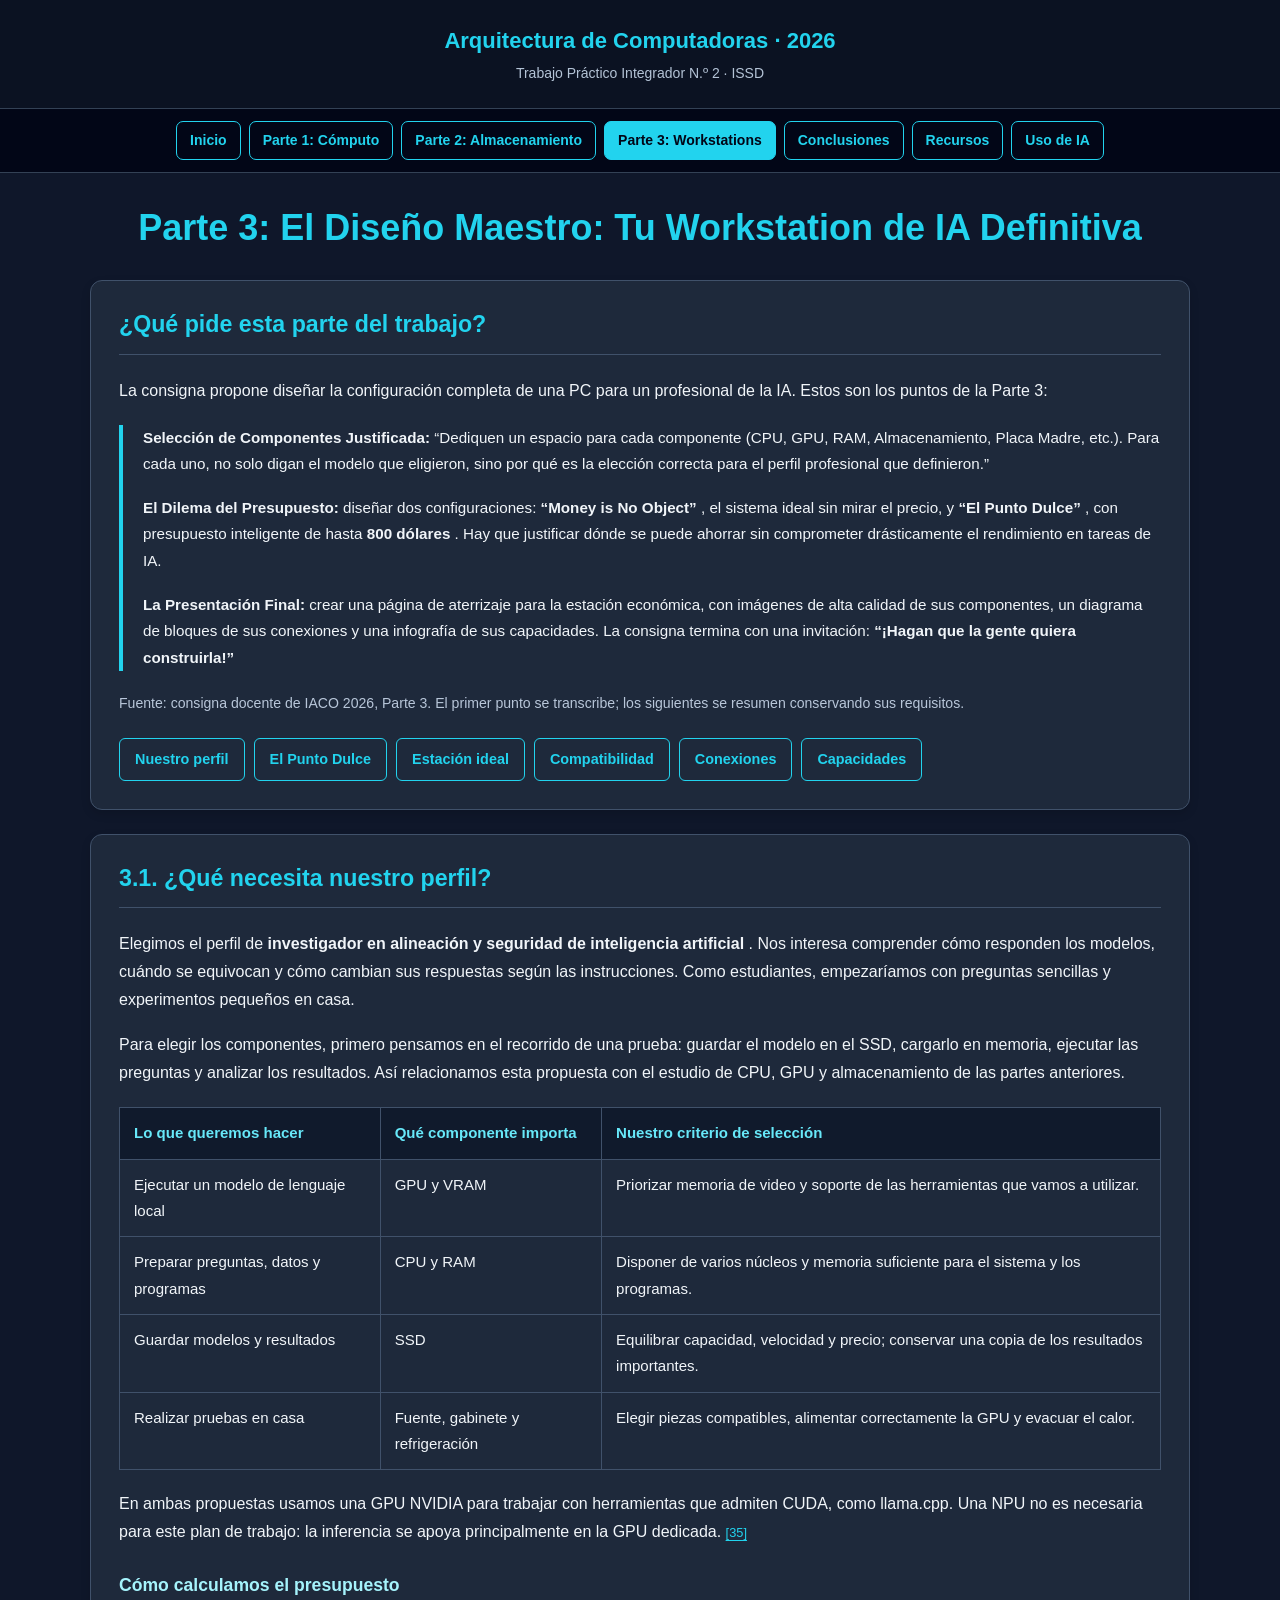
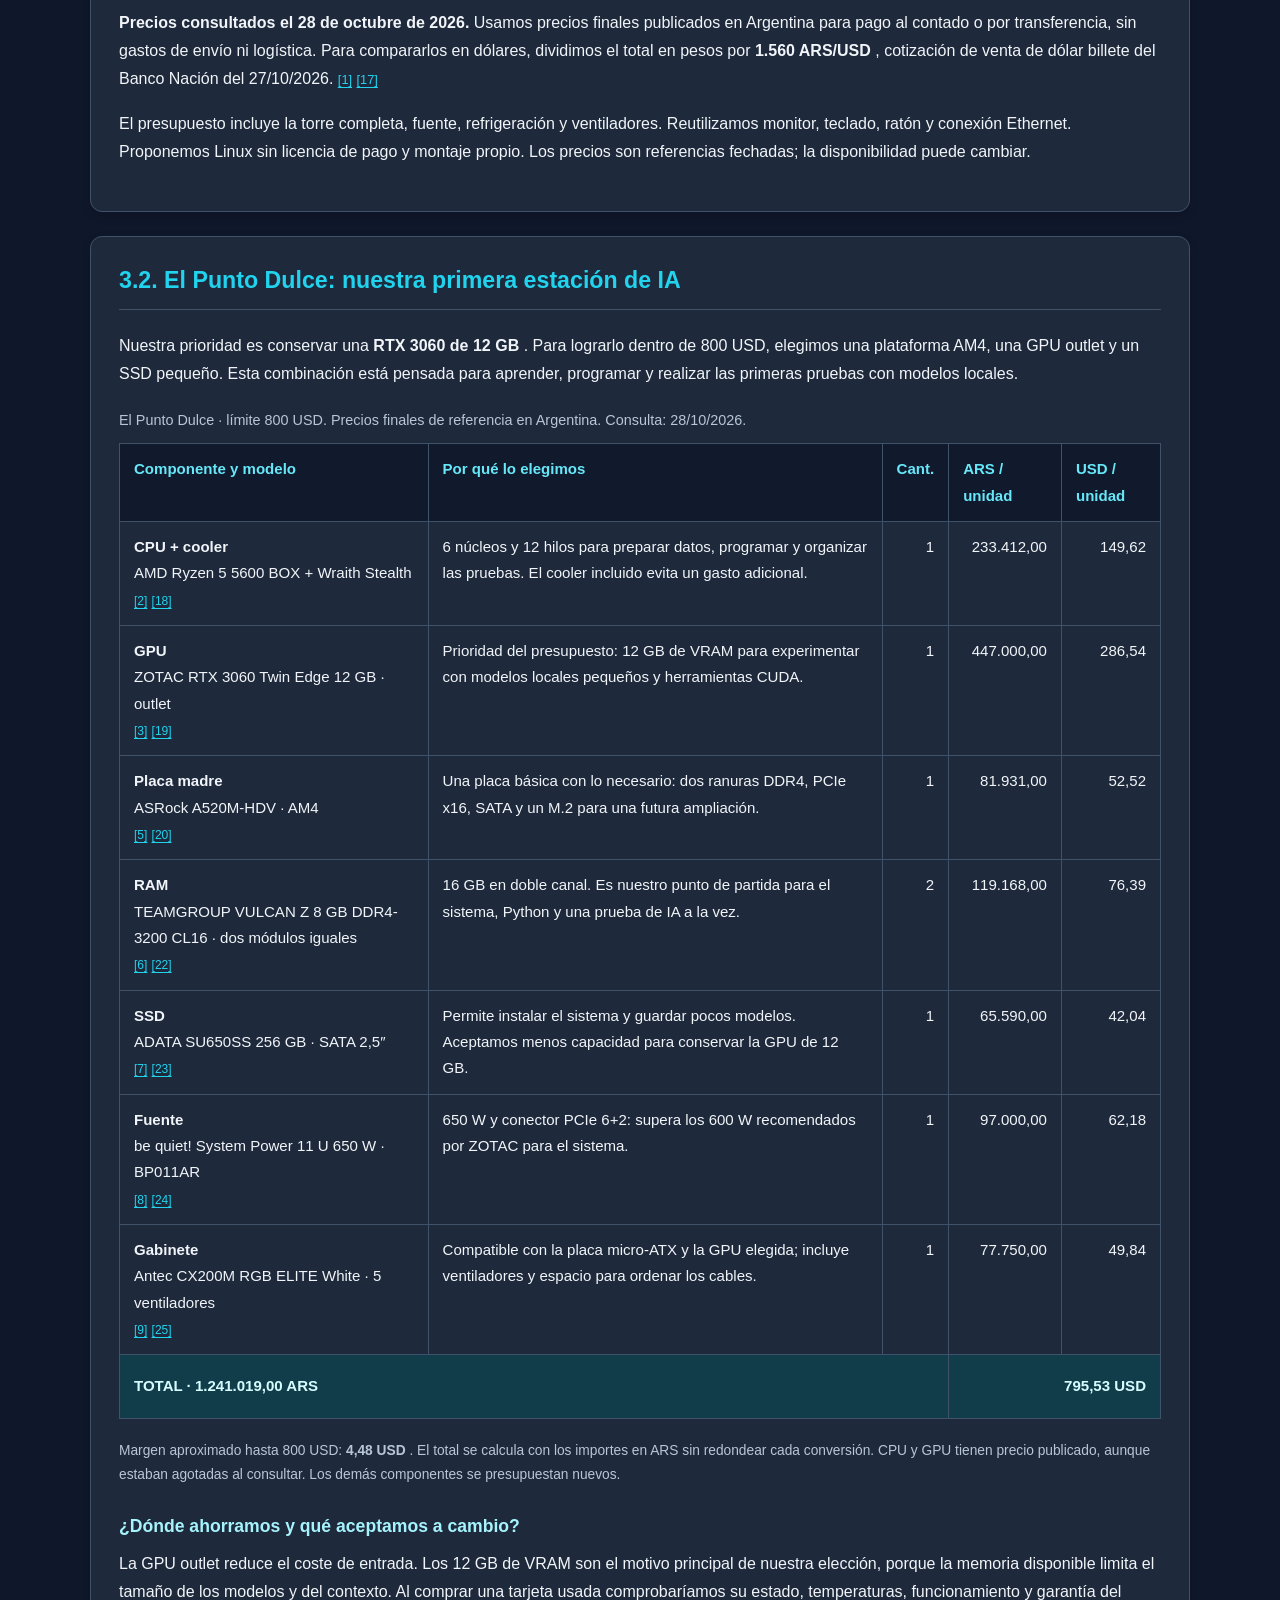
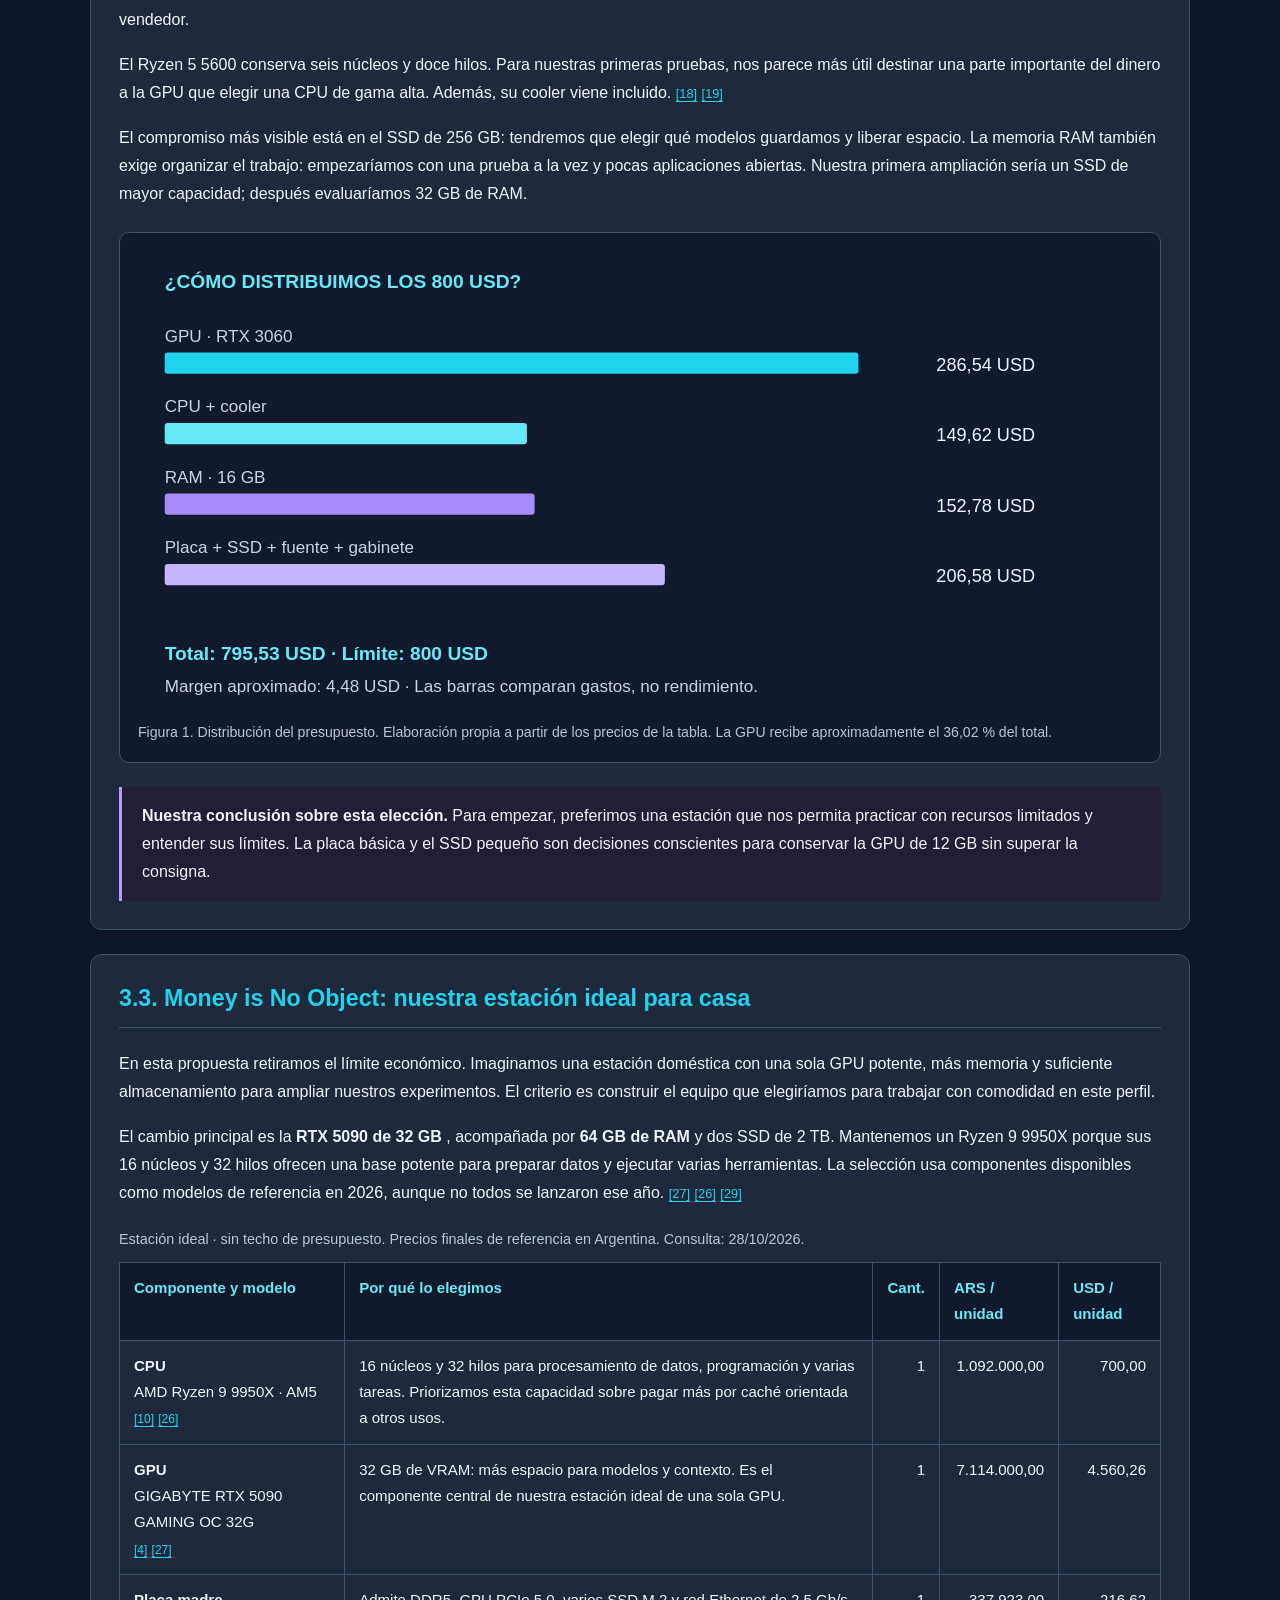
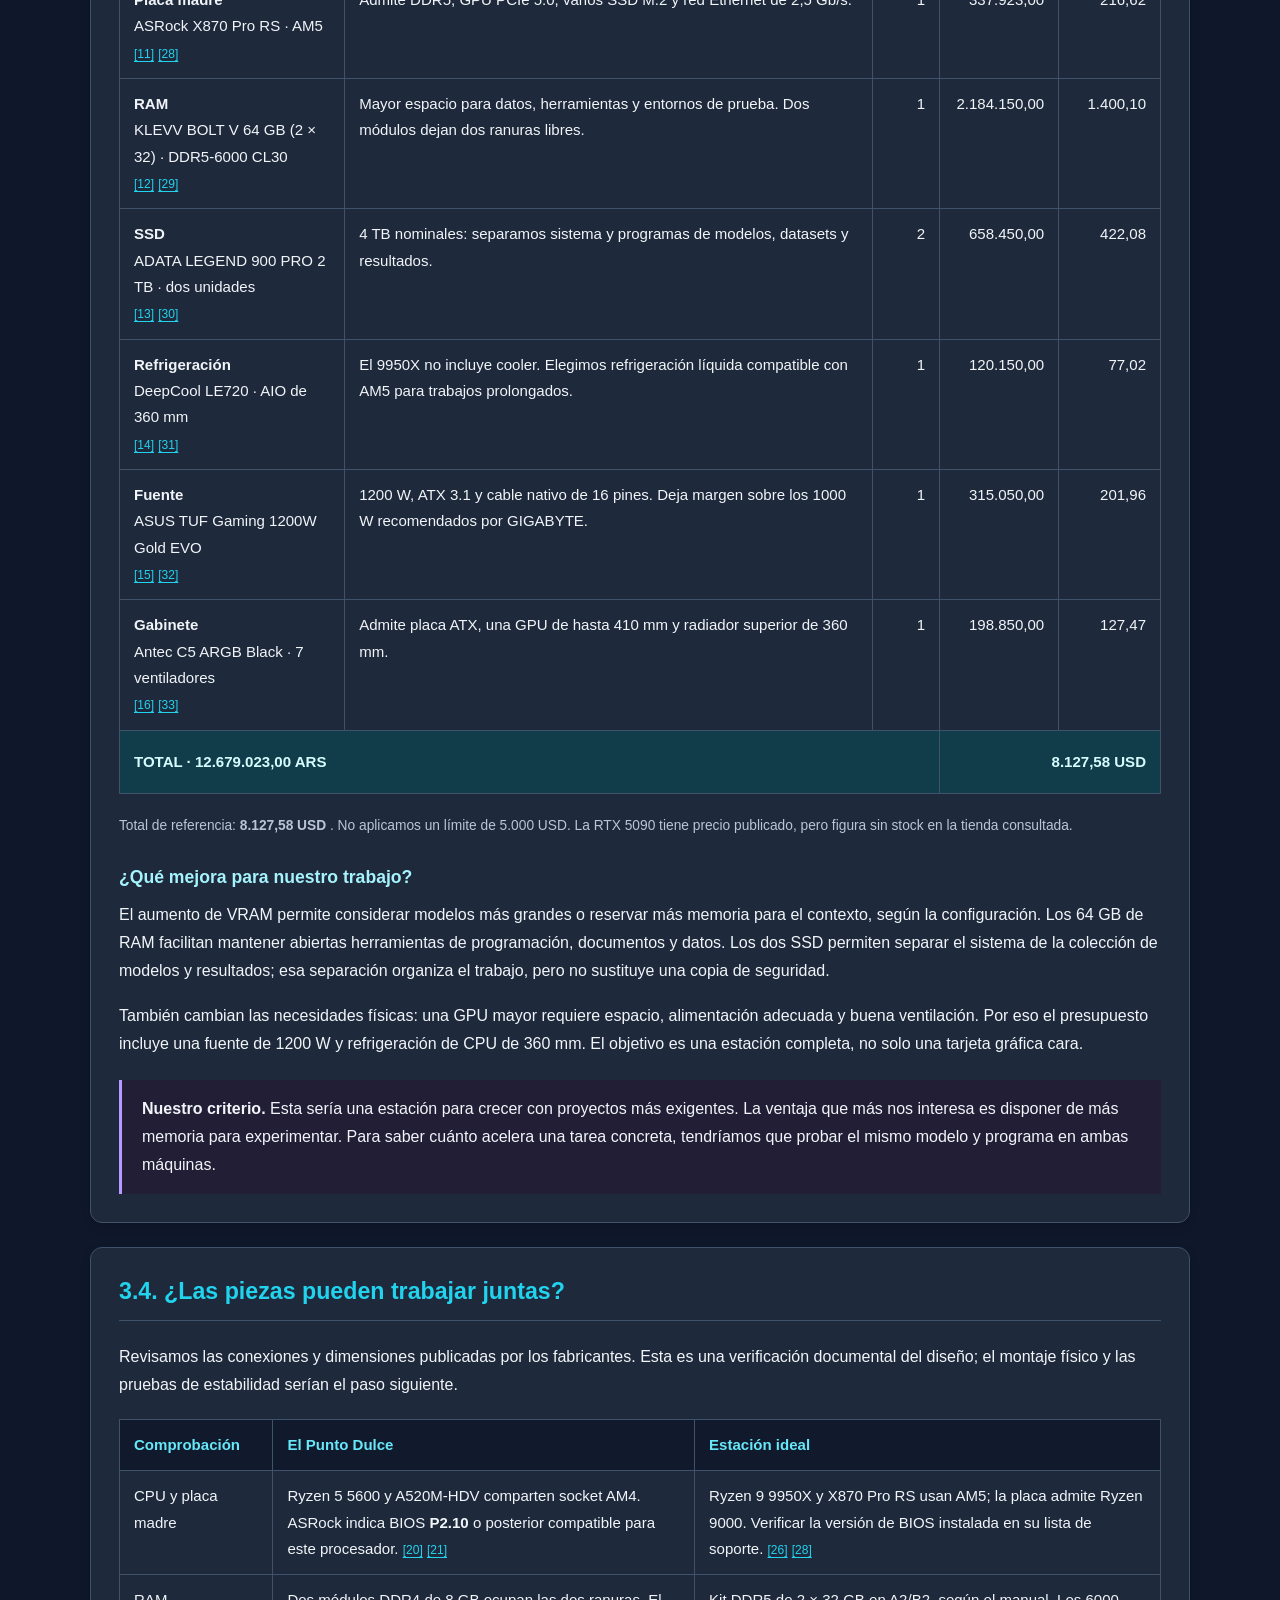
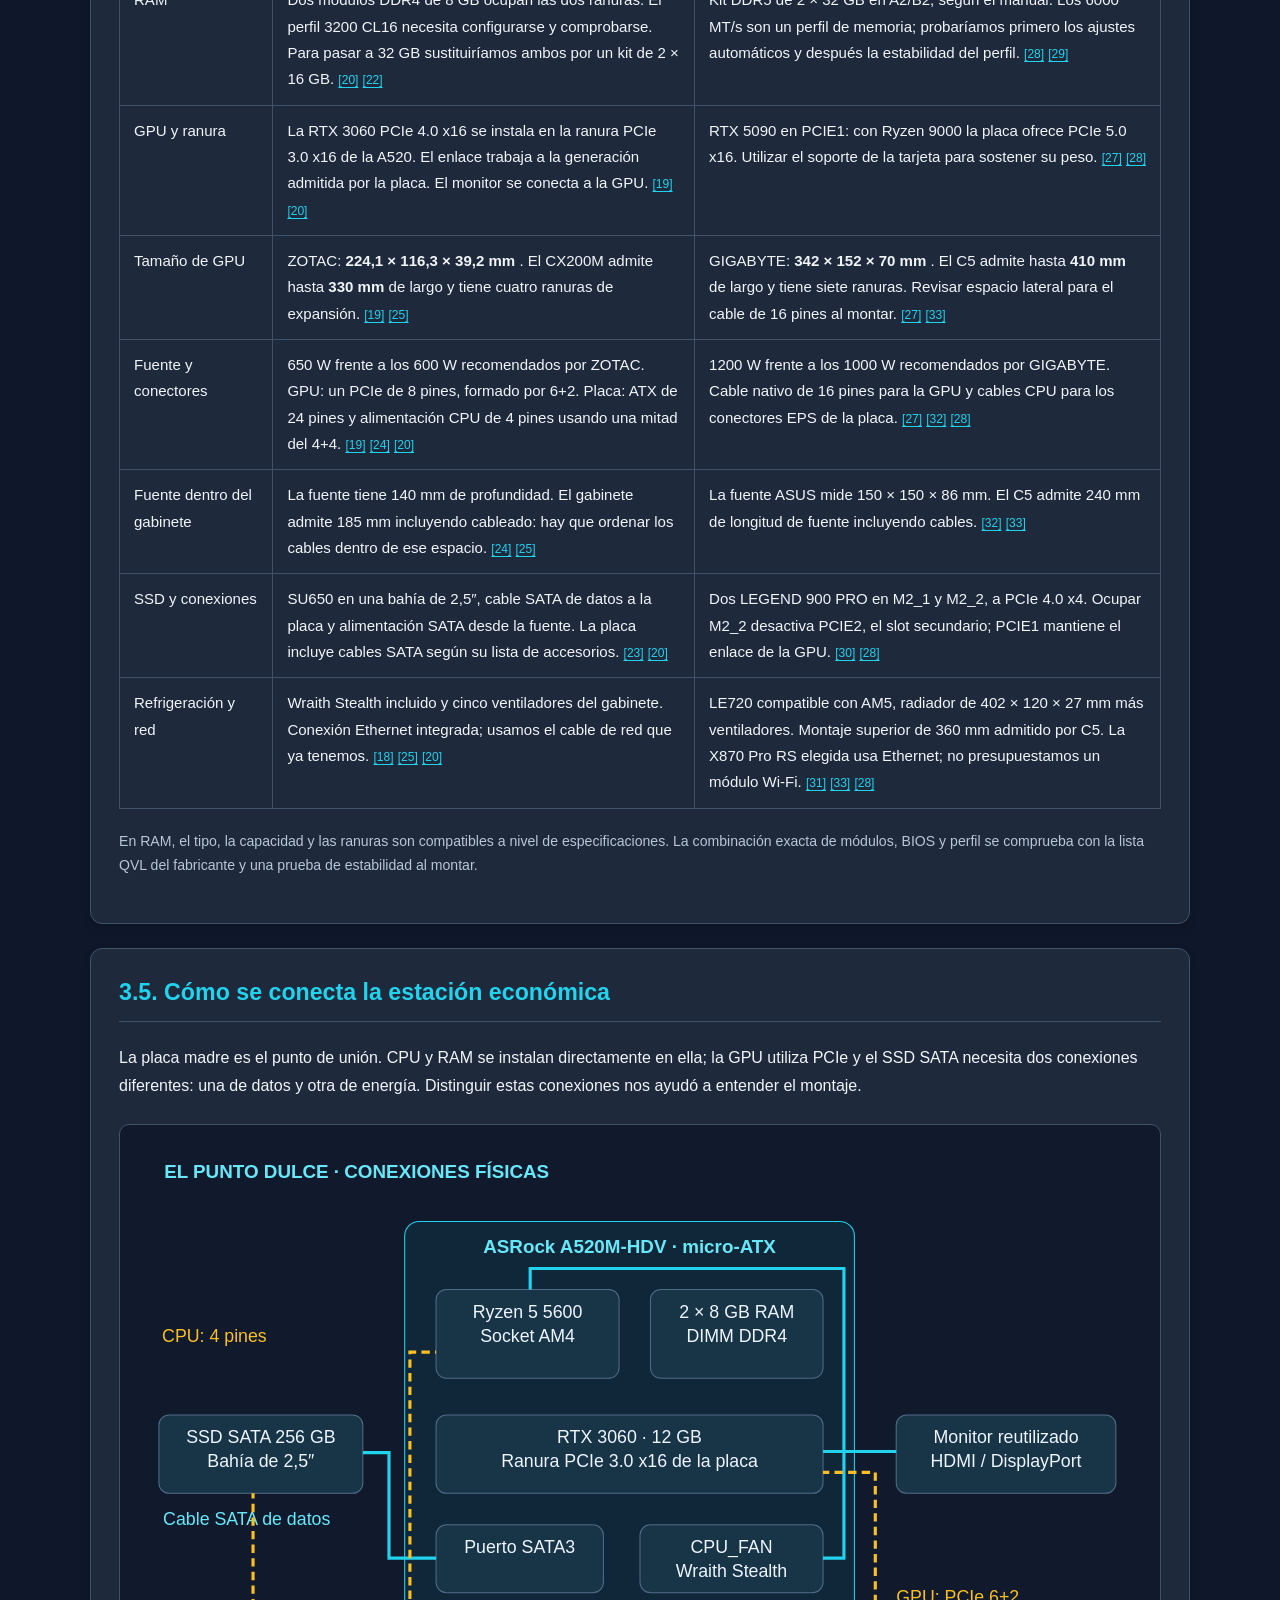
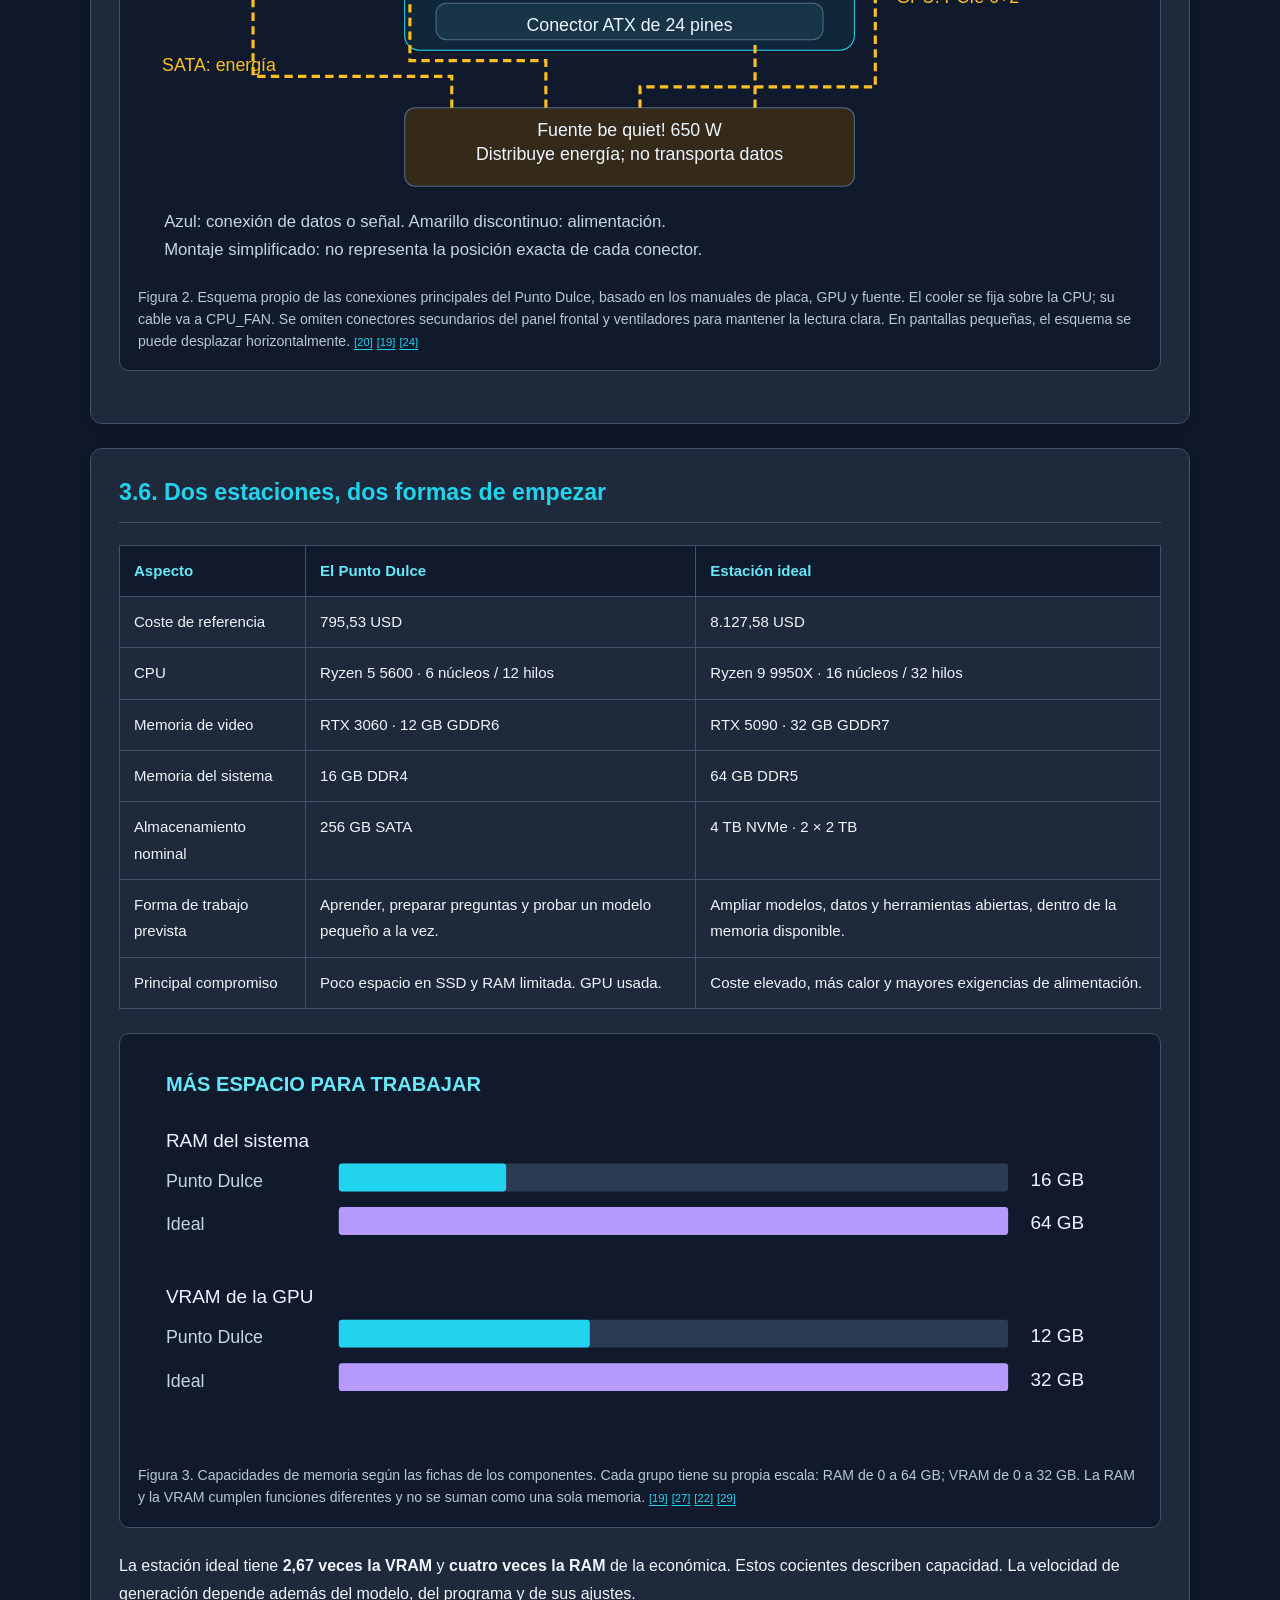
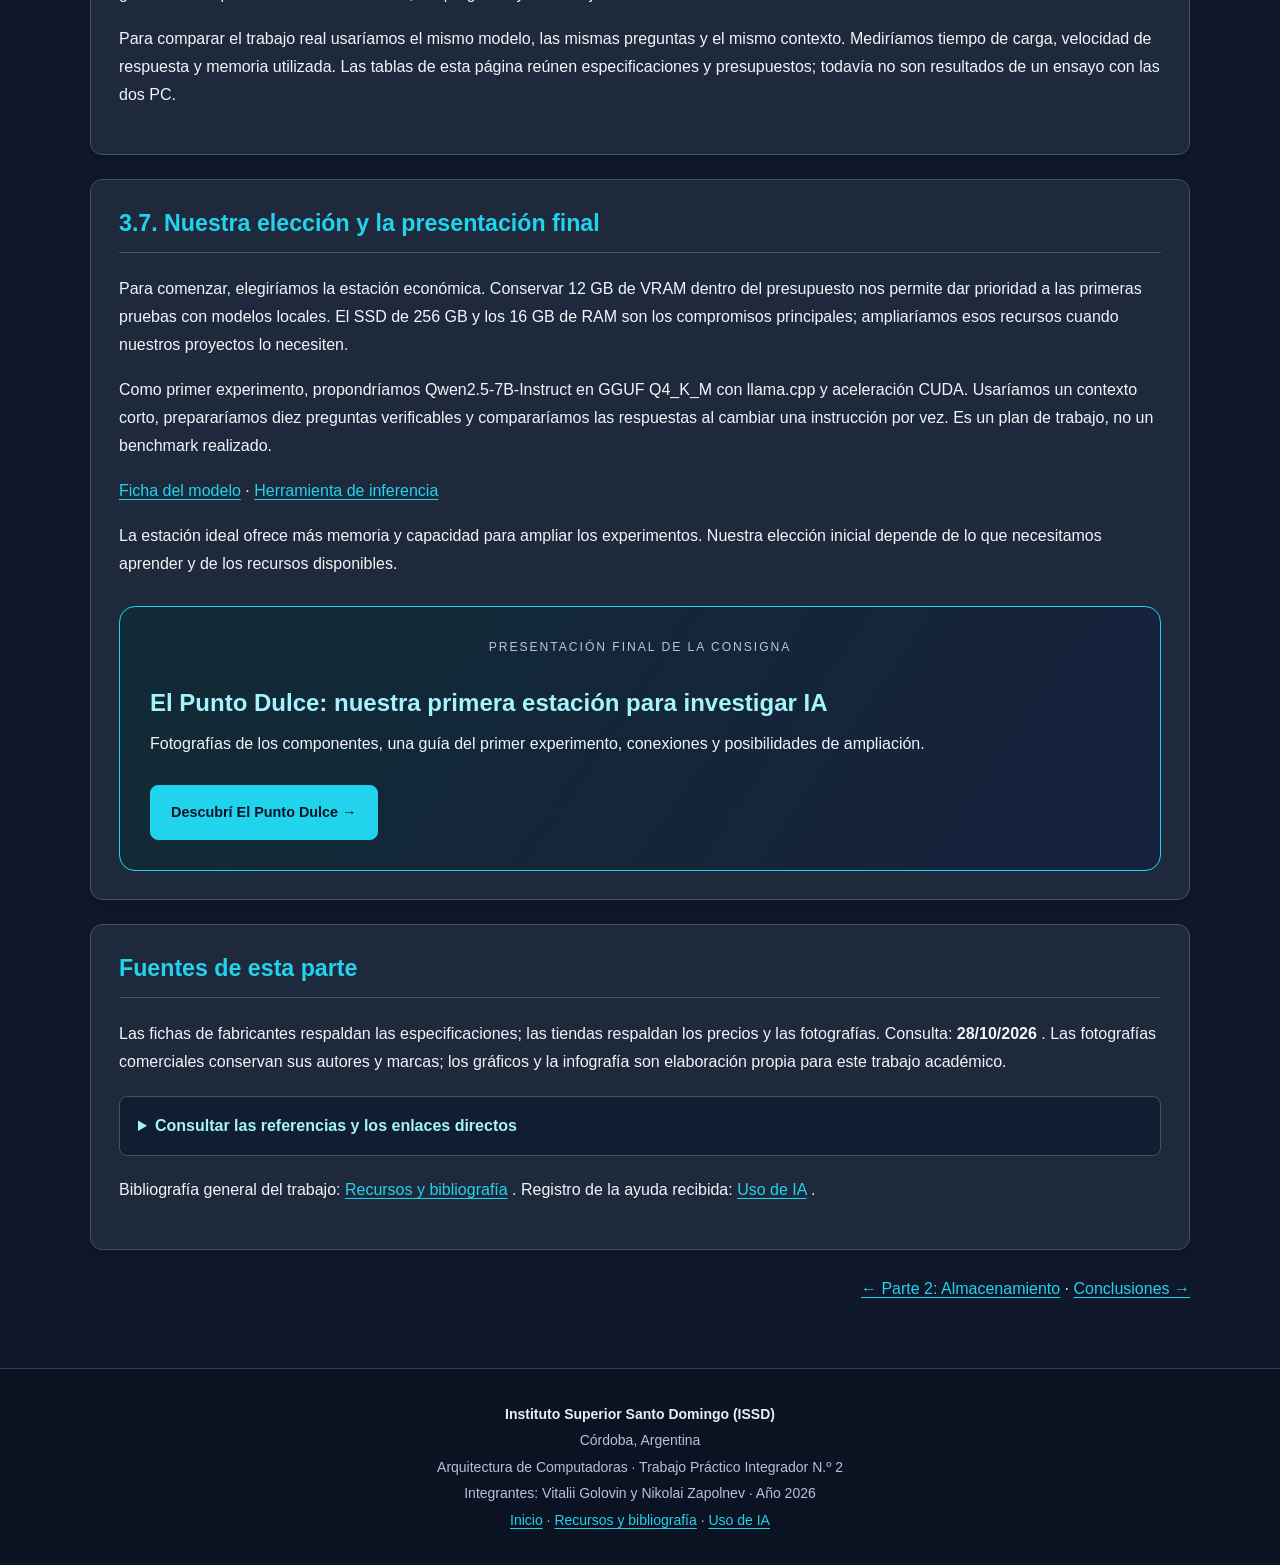
<file: part3.html>
<!DOCTYPE html>
<html lang="es">
<head>
<meta charset="utf-8"/>
<meta content="width=device-width,initial-scale=1" name="viewport"/>
<meta content="Vitalii Golovin y Nikolai Zapolnev" name="author"/>
<meta content="Dos estaciones domésticas para investigar IA: una propuesta de hasta 800 USD y una estación ideal. Componentes, precios, compatibilidad y conexiones. TP 2, ISSD 2026." name="description"/>
<title>
   Parte 3: Nuestra workstation de IA | TP 2 · ISSD
  </title>
<style>
   :root{color-scheme:dark;--bg:#0f172a;--card:#1e293b;--ink:#f1f5f9;--muted:#b8c6d9;--accent:#22d3ee;--border:#40516a}
    *{box-sizing:border-box}html{scroll-behavior:smooth;scroll-padding-top:110px}
    body{margin:0;background:var(--bg);color:var(--ink);font:16px/1.75 Arial,Helvetica,sans-serif}
    a{color:var(--accent);text-underline-offset:3px}a:hover{color:#a5f3fc}
    a:focus-visible,summary:focus-visible,[tabindex]:focus-visible{outline:3px solid #fbbf24;outline-offset:5px}
    .skip{position:fixed;top:-100px;left:16px;z-index:20;background:#fff;color:#111;padding:10px}.skip:focus{top:8px}
    .site-nav{position:sticky;top:0;z-index:10;background:#020617;border-bottom:1px solid var(--border);padding:12px 16px}
    .site-nav ul{list-style:none;display:flex;justify-content:center;flex-wrap:wrap;gap:8px;margin:0;padding:0}
    .site-nav a{display:block;padding:7px 12px;border:1px solid #06b6d4;border-radius:6px;text-decoration:none;font-size:.85rem;font-weight:bold}
    .site-nav a[aria-current="page"]{background:#06b6d4;color:#02131d}
    main{max-width:1080px;margin:auto;padding:30px 20px 48px}
    h1,h2,h3{line-height:1.3}h1{font-size:clamp(1.65rem,4vw,2.25rem);text-align:center;margin:12px 0 30px;color:var(--accent)}
    h2{font-size:1.45rem;color:var(--accent);margin:0 0 22px;padding-bottom:14px;border-bottom:1px solid var(--border)}
    h3{font-size:1.1rem;color:#a5f3fc;margin:28px 0 12px}p{margin:0 0 17px}li{margin-bottom:9px}
    section{background:var(--card);border:1px solid var(--border);border-radius:12px;padding:28px;margin-bottom:24px;box-shadow:0 4px 10px #0002}
    .questions a{text-decoration:none}.questions li{padding-left:3px}
    .table-scroll{overflow-x:auto;margin:20px 0}table{width:100%;border-collapse:collapse;min-width:600px;font-size:.94rem}
    caption{text-align:left;color:var(--muted);padding:0 0 10px;font-size:.9rem}
    th,td{border:1px solid var(--border);padding:12px 14px;text-align:left;vertical-align:top}thead th{background:#101a2c;color:#67e8f9}tbody th{font-weight:normal}
    .note{background:#111d30;border-left:3px solid #22d3ee;padding:16px 20px;margin:22px 0}.note p:last-child{margin-bottom:0}
    .small,figcaption{font-size:.88rem;color:var(--muted)}.ref{font-size:.8em;white-space:nowrap}
    figure{margin:24px 0;background:#101a2c;border:1px solid var(--border);border-radius:10px;padding:18px}
    figcaption{margin-top:12px;line-height:1.55}svg{display:block;width:100%;height:auto}svg text{fill:#edf5ff;font-family:Arial,Helvetica,sans-serif;font-size:17px}
    svg .label{fill:#67e8f9;font-weight:bold;font-size:18px}svg .box{fill:#183447;stroke:#22d3ee;stroke-width:1.5}svg .soft{fill:#1e293b;stroke:#64748b}
    svg .wire{fill:none;stroke:#67e8f9;stroke-width:2}svg .group{fill:none;stroke:#64748b;stroke-dasharray:6 5}svg .axis{stroke:#94a3b8;fill:none}
    .gallery{display:grid;grid-template-columns:repeat(3,minmax(0,1fr));gap:18px}.gallery figure{margin:0;padding:14px}.gallery img{display:block;width:100%;height:170px;object-fit:contain;background:#0b1220;border-radius:5px}
    .gallery h3{margin:16px 0 10px}.gallery p{font-size:.94rem}.gallery figcaption{border-top:1px solid var(--border);padding-top:10px}
    details{margin:20px 0;padding:15px 18px;background:#111d30;border:1px solid var(--border);border-radius:8px}summary{cursor:pointer;color:#a5f3fc;font-weight:bold}details[open] summary{margin-bottom:15px}
    .sources li{padding-left:4px;margin-bottom:13px;overflow-wrap:anywhere}.sources:target{scroll-margin-top:120px}li[id^="fuente-"]:target{background:#164e63;outline:5px solid #164e63}
    .page-next{text-align:right;margin-top:25px}.site-footer{background:#020617;border-top:1px solid var(--border);text-align:center;padding:28px 20px;color:var(--muted);font-size:.9rem}.site-footer p{margin:3px 0}.site-footer strong{color:var(--ink)}
    @media(max-width:740px){.site-nav{position:static}.site-nav a{font-size:.75rem;padding:6px 9px}html{scroll-padding-top:18px}main{padding:22px 12px}section{padding:20px 16px}.gallery{grid-template-columns:1fr}.gallery img{height:auto;max-height:330px}figure{padding:10px}.diagram{overflow:auto}.diagram svg{min-width:620px}}
    @media(prefers-reduced-motion:reduce){html{scroll-behavior:auto}}
    @media print{body{background:white;color:#111;font-size:11pt}.site-nav,.skip,.page-next{display:none}main{max-width:none;padding:0}section{background:white;box-shadow:none;border:1px solid #ccc;break-inside:auto}h1,h2,h3,a{color:#164e63}p,td,th,figcaption,.small{color:#111}thead th,.note,details{background:#eee}figure{break-inside:avoid;background:#101a2c}.table-scroll{overflow:visible}table{min-width:0}.site-footer{background:white;color:#111}.site-footer strong{color:#111}}
  
    .eyebrow{text-align:center;text-transform:uppercase;letter-spacing:.16em;font-size:.76rem;color:var(--muted)}
    .lede{max-width:760px;margin:0 auto 26px;text-align:center;font-size:1.1rem;color:#d4e3f2}
    .section-kicker{color:#b9a5ff;font-weight:bold;letter-spacing:.1em;text-transform:uppercase;font-size:.78rem;margin-bottom:8px}
    .num{font-variant-numeric:tabular-nums;white-space:nowrap;text-align:right}
    tfoot{background:#103d49;color:#d7fcff;font-weight:bold}tfoot th,tfoot td{padding:18px 14px}
    .product-gallery{display:grid;grid-template-columns:repeat(3,minmax(0,1fr));gap:16px;margin:24px 0}
    .product-photo{margin:0;padding:12px;display:flex;flex-direction:column;background:#111c2e}
    .product-photo img{display:block;width:100%;height:195px;object-fit:contain;background:white;border-radius:7px;padding:10px}
    .product-photo figcaption{font-size:.81rem;margin-top:12px}.product-photo strong{color:#eef5ff}
    .stats{display:grid;grid-template-columns:repeat(4,1fr);gap:12px;margin:24px 0}
    .stat{background:#0e2636;border:1px solid #28586b;border-radius:10px;padding:18px 12px;text-align:center}
    .stat strong{display:block;font-size:1.6rem;color:#67e8f9;line-height:1.25}.stat span{display:block;font-size:.85rem;margin-top:8px;color:#d2e3ed}
    .ideal .stat{background:#261f3d;border-color:#65528d}.ideal .stat strong{color:#c9b6ff}
    .twocol{display:grid;grid-template-columns:1fr 1fr;gap:18px}.panel{background:#111d30;border-radius:10px;padding:21px}.panel h3{margin-top:0}
    .assignment{border-left:4px solid #22d3ee;padding-left:20px;margin:20px 0}.assignment p{font-size:.95rem}
    .jump{display:flex;flex-wrap:wrap;gap:9px;margin-top:22px}.jump a,.button{display:inline-block;text-decoration:none;border:1px solid #22d3ee;padding:8px 15px;border-radius:6px;font-weight:bold;font-size:.9rem}
    .button{background:#22d3ee;color:#08202b}.button:hover{background:#a5f3fc;color:#08202b}
    .opinion{border-left:3px solid #b69aff;padding:15px 20px;background:#221e36;margin-top:22px}
    .cyan{fill:#67e8f9}.gold{fill:#fbbf24}.smallsvg{font-size:16px;fill:#c5d5e7}
    .visual-scroll{overflow:auto}.visual-scroll svg{min-width:680px}.caption-list{font-size:.9rem;color:var(--muted)}
    .capacity-infographic{background:linear-gradient(130deg,#093548,#211e3f);border:1px solid #3c7890;border-radius:14px;padding:28px;margin:24px 0}
    .capacity-infographic h3{font-size:1.5rem;margin-top:0;color:white}.steps{display:grid;grid-template-columns:repeat(3,1fr);gap:14px}.steps article{padding:18px;background:#071622a8;border:1px solid #446078;border-radius:9px}.steps b{display:block;color:#67e8f9;margin-bottom:8px}.steps p{font-size:.93rem;margin:0}
    .footline{font-size:.86rem;color:var(--muted)}.source-groups{max-height:none}.sources{font-size:.88rem}
    @media(max-width:760px){.product-gallery{grid-template-columns:repeat(2,minmax(0,1fr))}.stats{grid-template-columns:repeat(2,1fr)}.twocol,.steps{grid-template-columns:1fr}.product-photo img{height:170px}.capacity-infographic{padding:19px}table{min-width:800px}}
    @media(max-width:420px){.product-gallery{grid-template-columns:1fr}.product-photo img{height:220px}.stat strong{font-size:1.4rem}}
    @media print{body{background:#fff;color:#111}section,.panel,.note,.opinion,.capacity-infographic{background:white;color:#111;box-shadow:none;border-color:#bbb}.site-nav,.skip,.jump{display:none}main{max-width:none;padding:0}h1,h2,h3,a{color:#126178}.stats .stat{background:#eef6f8;color:#111}.stat strong{color:#145d70}.stat span{color:#333}.table-scroll{overflow:visible}table{min-width:0;font-size:10px}th,td{padding:6px}section{break-inside:auto}.product-photo{break-inside:avoid}.sources{font-size:10px}.small,.footline,figcaption{color:#444}}

.landing-link{padding:30px;border:1px solid #22d3ee;border-radius:16px;background:linear-gradient(125deg,#102b35,#17213d);margin-top:28px}.landing-link h3{font-size:1.5rem}.landing-link .button{display:inline-block;padding:14px 20px;margin-top:10px;background:#22d3ee;color:#071522;border-radius:8px;font-weight:700;text-decoration:none}.landing-link .button:focus-visible{outline:3px solid white;outline-offset:5px}
  </style>
<style id="academic-common-style">
   /* Presentación común de las siete páginas académicas. */
html { scroll-padding-top: 110px; }
header.academic-masthead { margin:0; padding:26px 20px 24px; text-align:center; background:#0b1222; border-bottom:1px solid #334155; color:#e8eef7; font-family:Arial,Helvetica,sans-serif; }
header.academic-masthead .academic-course { margin:0; padding:0; color:#22d3ee; font-size:22px; font-weight:700; line-height:1.4; letter-spacing:0; }
header.academic-masthead .academic-work { margin:6px 0 0; padding:0; color:#b4c3d6; font-size:14px; line-height:1.5; }
nav.academic-nav { position:sticky; top:0; z-index:50; margin:0; padding:12px 16px; background:#020617; border-bottom:1px solid #334155; font-family:Arial,Helvetica,sans-serif; }
nav.academic-nav ul { display:flex; flex-wrap:wrap; justify-content:center; gap:8px; list-style:none; padding:0; margin:0; }
nav.academic-nav li { padding:0; margin:0; }
nav.academic-nav a { display:block; padding:9px 13px; border:1px solid #22d3ee; border-radius:7px; font-size:14px; font-weight:600; line-height:1.4; color:#22d3ee; text-decoration:none; background:transparent; }
nav.academic-nav a:hover,nav.academic-nav a[aria-current="page"] { color:#020617; background:#22d3ee; }
nav.academic-nav a:focus-visible { outline:3px solid #fbbf24; outline-offset:3px; }
main#contenido { width:calc(100% - 40px); max-width:1100px; margin:0 auto; padding:32px 0 48px; }
main#contenido > header.academic-page-header { margin:0 0 30px; padding:0; text-align:center; background:none; border:0; box-shadow:none; }
header.academic-page-header h1 { margin:0; padding:0; color:#22d3ee; font-size:clamp(26px,3vw,36px); line-height:1.25; border:0; text-align:center; }
header.academic-page-header p { max-width:760px; margin:14px auto 0; color:#b4c3d6; font-size:17px; line-height:1.65; text-align:center; }
footer.academic-common-footer { margin:0; padding:30px 20px; border-top:1px solid #334155; text-align:center; background:#0b1222; color:#b4c3d6; font-family:Arial,Helvetica,sans-serif; font-size:14px; line-height:1.6; }
footer.academic-common-footer p { margin:4px 0; }
footer.academic-common-footer strong { color:#e8eef7; }
footer.academic-common-footer a { color:#22d3ee; }
@media(max-width:600px) { header.academic-masthead{padding:20px 16px;} header.academic-masthead .academic-course{font-size:20px;} nav.academic-nav{position:relative;padding:10px;} nav.academic-nav ul{gap:6px;} nav.academic-nav a{padding:8px 10px;font-size:13px;} main#contenido{width:calc(100% - 28px);padding-top:24px;} html{scroll-padding-top:16px;} }
@media print { header.academic-masthead,footer.academic-common-footer{background:white;color:black;} nav.academic-nav{display:none;} main#contenido{width:100%;max-width:none;} }
  </style>
</head>
<body>
<a class="skip" href="#contenido">Saltar al contenido</a>
<header class="academic-masthead">
<p class="academic-course">Arquitectura de Computadoras · 2026</p>
<p class="academic-work">Trabajo Práctico Integrador N.º 2 · ISSD</p>
</header>
<nav aria-label="Navegación principal" class="academic-nav">
<ul>
<li>
<a href="index.html">Inicio</a>
</li>
<li>
<a href="part1.html">Parte 1: Cómputo</a>
</li>
<li>
<a href="part2.html">Parte 2: Almacenamiento</a>
</li>
<li>
<a aria-current="page" href="part3.html">Parte 3: Workstations</a>
</li>
<li>
<a href="conclusions.html">Conclusiones</a>
</li>
<li>
<a href="resources.html">Recursos</a>
</li>
<li>
<a href="prompts.html">Uso de IA</a>
</li>
</ul>
</nav>
<main id="contenido">
<header class="academic-page-header">
<h1>Parte 3: El Diseño Maestro: Tu Workstation de IA Definitiva</h1>
</header>
<section id="consigna">
<h2>¿Qué pide esta parte del trabajo?</h2>
<p>La consigna propone diseñar la configuración completa de una PC para un profesional de la IA. Estos son los puntos de la Parte 3:</p>
<div class="assignment">
<p>
<strong>Selección de Componentes Justificada:</strong>
      “Dediquen un espacio para cada componente (CPU, GPU, RAM, Almacenamiento, Placa Madre, etc.). Para cada uno, no solo digan el modelo que eligieron, sino por qué es la elección correcta para el perfil profesional que definieron.”
     </p>
<p>
<strong>El Dilema del Presupuesto:</strong>
      diseñar dos configuraciones:
      <strong>“Money is No Object”</strong>
      , el sistema ideal sin mirar el precio, y
      <strong>“El Punto Dulce”</strong>
      , con presupuesto inteligente de hasta
      <strong>800 dólares</strong>
      . Hay que justificar dónde se puede ahorrar sin comprometer drásticamente el rendimiento en tareas de IA.
     </p>
<p>
<strong>La Presentación Final:</strong>
      crear una página de aterrizaje para la estación económica, con imágenes de alta calidad de sus componentes, un diagrama de bloques de sus conexiones y una infografía de sus capacidades. La consigna termina con una invitación:
      <strong>“¡Hagan que la gente quiera construirla!”</strong>
</p>
</div>
<p class="small">Fuente: consigna docente de IACO 2026, Parte 3. El primer punto se transcribe; los siguientes se resumen conservando sus requisitos.</p>
<div class="jump">
<a href="#perfil">Nuestro perfil</a>
<a href="#economica">El Punto Dulce</a>
<a href="#ideal">Estación ideal</a>
<a href="#compatibilidad">Compatibilidad</a>
<a href="#conexiones">Conexiones</a>
<a href="#presentacion">Capacidades</a>
</div>
</section>
<section id="perfil">
<h2>3.1. ¿Qué necesita nuestro perfil?</h2>
<p>
     Elegimos el perfil de
     <strong>investigador en alineación y seguridad de inteligencia artificial</strong>
     . Nos interesa comprender cómo responden los modelos, cuándo se equivocan y cómo cambian sus respuestas según las instrucciones. Como estudiantes, empezaríamos con preguntas sencillas y experimentos pequeños en casa.
    </p>
<p>Para elegir los componentes, primero pensamos en el recorrido de una prueba: guardar el modelo en el SSD, cargarlo en memoria, ejecutar las preguntas y analizar los resultados. Así relacionamos esta propuesta con el estudio de CPU, GPU y almacenamiento de las partes anteriores.</p>
<div aria-label="Relación entre tareas y componentes" class="table-scroll" role="region" tabindex="0">
<table>
<thead>
<tr>
<th scope="col">Lo que queremos hacer</th>
<th scope="col">Qué componente importa</th>
<th scope="col">Nuestro criterio de selección</th>
</tr>
</thead>
<tbody>
<tr>
<th scope="row">Ejecutar un modelo de lenguaje local</th>
<td>GPU y VRAM</td>
<td>Priorizar memoria de video y soporte de las herramientas que vamos a utilizar.</td>
</tr>
<tr>
<th scope="row">Preparar preguntas, datos y programas</th>
<td>CPU y RAM</td>
<td>Disponer de varios núcleos y memoria suficiente para el sistema y los programas.</td>
</tr>
<tr>
<th scope="row">Guardar modelos y resultados</th>
<td>SSD</td>
<td>Equilibrar capacidad, velocidad y precio; conservar una copia de los resultados importantes.</td>
</tr>
<tr>
<th scope="row">Realizar pruebas en casa</th>
<td>Fuente, gabinete y refrigeración</td>
<td>Elegir piezas compatibles, alimentar correctamente la GPU y evacuar el calor.</td>
</tr>
</tbody>
</table>
</div>
<p>
     En ambas propuestas usamos una GPU NVIDIA para trabajar con herramientas que admiten CUDA, como llama.cpp. Una NPU no es necesaria para este plan de trabajo: la inferencia se apoya principalmente en la GPU dedicada.
     <a aria-label="Fuente 35" class="ref" href="#fuente-llama">[35]</a>
</p>
<h3>Cómo calculamos el presupuesto</h3>
<p>
<strong>Precios consultados el 28 de octubre de 2026.</strong>
     Usamos precios finales publicados en Argentina para pago al contado o por transferencia, sin gastos de envío ni logística. Para compararlos en dólares, dividimos el total en pesos por
     <strong>1.560 ARS/USD</strong>
     , cotización de venta de dólar billete del Banco Nación del 27/10/2026.
     <a aria-label="Fuente 1" class="ref" href="#fuente-cambio">[1]</a>
<a aria-label="Fuente 17" class="ref" href="#fuente-catalogo">[17]</a>
</p>
<p>El presupuesto incluye la torre completa, fuente, refrigeración y ventiladores. Reutilizamos monitor, teclado, ratón y conexión Ethernet. Proponemos Linux sin licencia de pago y montaje propio. Los precios son referencias fechadas; la disponibilidad puede cambiar.</p>
</section>
<section id="economica">
<h2>3.2. El Punto Dulce: nuestra primera estación de IA</h2>
<p>
     Nuestra prioridad es conservar una
     <strong>RTX 3060 de 12 GB</strong>
     . Para lograrlo dentro de 800 USD, elegimos una plataforma AM4, una GPU outlet y un SSD pequeño. Esta combinación está pensada para aprender, programar y realizar las primeras pruebas con modelos locales.
    </p>
<div aria-label="Presupuesto El Punto Dulce · límite 800 USD" class="table-scroll" role="region" tabindex="0">
<table>
<caption>
       El Punto Dulce · límite 800 USD. Precios finales de referencia en Argentina. Consulta: 28/10/2026.
      </caption>
<thead>
<tr>
<th scope="col">Componente y modelo</th>
<th scope="col">Por qué lo elegimos</th>
<th scope="col">Cant.</th>
<th scope="col">ARS / unidad</th>
<th scope="col">USD / unidad</th>
</tr>
</thead>
<tbody>
<tr>
<th scope="row">
<strong>CPU + cooler</strong>
<br/>
         AMD Ryzen 5 5600 BOX + Wraith Stealth
         <br/>
<a aria-label="Fuente 2" class="ref" href="#fuente-5600precio">[2]</a>
<a aria-label="Fuente 18" class="ref" href="#fuente-5600">[18]</a>
</th>
<td>6 núcleos y 12 hilos para preparar datos, programar y organizar las pruebas. El cooler incluido evita un gasto adicional.</td>
<td class="num">1</td>
<td class="num">233.412,00</td>
<td class="num">149,62</td>
</tr>
<tr>
<th scope="row">
<strong>GPU</strong>
<br/>
         ZOTAC RTX 3060 Twin Edge 12 GB · outlet
         <br/>
<a aria-label="Fuente 3" class="ref" href="#fuente-3060precio">[3]</a>
<a aria-label="Fuente 19" class="ref" href="#fuente-3060">[19]</a>
</th>
<td>Prioridad del presupuesto: 12 GB de VRAM para experimentar con modelos locales pequeños y herramientas CUDA.</td>
<td class="num">1</td>
<td class="num">447.000,00</td>
<td class="num">286,54</td>
</tr>
<tr>
<th scope="row">
<strong>Placa madre</strong>
<br/>
         ASRock A520M-HDV · AM4
         <br/>
<a aria-label="Fuente 5" class="ref" href="#fuente-p11626">[5]</a>
<a aria-label="Fuente 20" class="ref" href="#fuente-a520">[20]</a>
</th>
<td>Una placa básica con lo necesario: dos ranuras DDR4, PCIe x16, SATA y un M.2 para una futura ampliación.</td>
<td class="num">1</td>
<td class="num">81.931,00</td>
<td class="num">52,52</td>
</tr>
<tr>
<th scope="row">
<strong>RAM</strong>
<br/>
         TEAMGROUP VULCAN Z 8 GB DDR4-3200 CL16 · dos módulos iguales
         <br/>
<a aria-label="Fuente 6" class="ref" href="#fuente-p13905">[6]</a>
<a aria-label="Fuente 22" class="ref" href="#fuente-ddr4">[22]</a>
</th>
<td>16 GB en doble canal. Es nuestro punto de partida para el sistema, Python y una prueba de IA a la vez.</td>
<td class="num">2</td>
<td class="num">119.168,00</td>
<td class="num">76,39</td>
</tr>
<tr>
<th scope="row">
<strong>SSD</strong>
<br/>
         ADATA SU650SS 256 GB · SATA 2,5″
         <br/>
<a aria-label="Fuente 7" class="ref" href="#fuente-p12659">[7]</a>
<a aria-label="Fuente 23" class="ref" href="#fuente-su650">[23]</a>
</th>
<td>Permite instalar el sistema y guardar pocos modelos. Aceptamos menos capacidad para conservar la GPU de 12 GB.</td>
<td class="num">1</td>
<td class="num">65.590,00</td>
<td class="num">42,04</td>
</tr>
<tr>
<th scope="row">
<strong>Fuente</strong>
<br/>
         be quiet! System Power 11 U 650 W · BP011AR
         <br/>
<a aria-label="Fuente 8" class="ref" href="#fuente-p18484">[8]</a>
<a aria-label="Fuente 24" class="ref" href="#fuente-bequiet">[24]</a>
</th>
<td>650 W y conector PCIe 6+2: supera los 600 W recomendados por ZOTAC para el sistema.</td>
<td class="num">1</td>
<td class="num">97.000,00</td>
<td class="num">62,18</td>
</tr>
<tr>
<th scope="row">
<strong>Gabinete</strong>
<br/>
         Antec CX200M RGB ELITE White · 5 ventiladores
         <br/>
<a aria-label="Fuente 9" class="ref" href="#fuente-p15751">[9]</a>
<a aria-label="Fuente 25" class="ref" href="#fuente-cx200">[25]</a>
</th>
<td>Compatible con la placa micro-ATX y la GPU elegida; incluye ventiladores y espacio para ordenar los cables.</td>
<td class="num">1</td>
<td class="num">77.750,00</td>
<td class="num">49,84</td>
</tr>
</tbody>
<tfoot>
<tr>
<th colspan="3" scope="row">TOTAL · 1.241.019,00 ARS</th>
<td class="num" colspan="2">795,53 USD</td>
</tr>
</tfoot>
</table>
</div>
<p class="footline">
     Margen aproximado hasta 800 USD:
     <strong>4,48 USD</strong>
     . El total se calcula con los importes en ARS sin redondear cada conversión. CPU y GPU tienen precio publicado, aunque estaban agotadas al consultar. Los demás componentes se presupuestan nuevos.
    </p>
<h3>¿Dónde ahorramos y qué aceptamos a cambio?</h3>
<p>La GPU outlet reduce el coste de entrada. Los 12 GB de VRAM son el motivo principal de nuestra elección, porque la memoria disponible limita el tamaño de los modelos y del contexto. Al comprar una tarjeta usada comprobaríamos su estado, temperaturas, funcionamiento y garantía del vendedor.</p>
<p>
     El Ryzen 5 5600 conserva seis núcleos y doce hilos. Para nuestras primeras pruebas, nos parece más útil destinar una parte importante del dinero a la GPU que elegir una CPU de gama alta. Además, su cooler viene incluido.
     <a aria-label="Fuente 18" class="ref" href="#fuente-5600">[18]</a>
<a aria-label="Fuente 19" class="ref" href="#fuente-3060">[19]</a>
</p>
<p>El compromiso más visible está en el SSD de 256 GB: tendremos que elegir qué modelos guardamos y liberar espacio. La memoria RAM también exige organizar el trabajo: empezaríamos con una prueba a la vez y pocas aplicaciones abiertas. Nuestra primera ampliación sería un SSD de mayor capacidad; después evaluaríamos 32 GB de RAM.</p>
<figure>
<svg aria-labelledby="presupuesto-title presupuesto-desc" role="img" viewbox="0 0 940 430" xmlns="http://www.w3.org/2000/svg">
<title id="presupuesto-title">
       Cómo distribuyo los 800 dólares
      </title>
<desc id="presupuesto-desc">
       Presupuesto de componentes de la estación económica frente al límite de 800 USD.
      </desc>
<text class="label" x="25" y="35">
       ¿CÓMO DISTRIBUIMOS LOS 800 USD?
      </text>
<text class="smallsvg" x="25" y="85">
       GPU · RTX 3060
      </text>
<rect fill="#22d3ee" height="20" rx="3" width="649.5" x="25" y="95">
</rect>
<text text-anchor="end" x="840" y="112">
       286,54 USD
      </text>
<text class="smallsvg" x="25" y="151">
       CPU + cooler
      </text>
<rect fill="#67e8f9" height="20" rx="3" width="339.1" x="25" y="161">
</rect>
<text text-anchor="end" x="840" y="178">
       149,62 USD
      </text>
<text class="smallsvg" x="25" y="217">
       RAM · 16 GB
      </text>
<rect fill="#a78bfa" height="20" rx="3" width="346.3" x="25" y="227">
</rect>
<text text-anchor="end" x="840" y="244">
       152,78 USD
      </text>
<text class="smallsvg" x="25" y="283">
       Placa + SSD + fuente + gabinete
      </text>
<rect fill="#c4b5fd" height="20" rx="3" width="468.3" x="25" y="293">
</rect>
<text text-anchor="end" x="840" y="310">
       206,58 USD
      </text>
<text class="label" x="25" y="383">
       Total: 795,53 USD · Límite: 800 USD
      </text>
<text class="smallsvg" x="25" y="413">
       Margen aproximado: 4,48 USD · Las barras comparan gastos, no rendimiento.
      </text>
</svg>
<figcaption>Figura 1. Distribución del presupuesto. Elaboración propia a partir de los precios de la tabla. La GPU recibe aproximadamente el 36,02 % del total.</figcaption>
</figure>
<div class="opinion">
<strong>Nuestra conclusión sobre esta elección.</strong>
     Para empezar, preferimos una estación que nos permita practicar con recursos limitados y entender sus límites. La placa básica y el SSD pequeño son decisiones conscientes para conservar la GPU de 12 GB sin superar la consigna.
    </div>
</section>
<section class="ideal" id="ideal">
<h2>3.3. Money is No Object: nuestra estación ideal para casa</h2>
<p>En esta propuesta retiramos el límite económico. Imaginamos una estación doméstica con una sola GPU potente, más memoria y suficiente almacenamiento para ampliar nuestros experimentos. El criterio es construir el equipo que elegiríamos para trabajar con comodidad en este perfil.</p>
<p>
     El cambio principal es la
     <strong>RTX 5090 de 32 GB</strong>
     , acompañada por
     <strong>64 GB de RAM</strong>
     y dos SSD de 2 TB. Mantenemos un Ryzen 9 9950X porque sus 16 núcleos y 32 hilos ofrecen una base potente para preparar datos y ejecutar varias herramientas. La selección usa componentes disponibles como modelos de referencia en 2026, aunque no todos se lanzaron ese año.
     <a aria-label="Fuente 27" class="ref" href="#fuente-5090">[27]</a>
<a aria-label="Fuente 26" class="ref" href="#fuente-9950">[26]</a>
<a aria-label="Fuente 29" class="ref" href="#fuente-klevv">[29]</a>
</p>
<div aria-label="Presupuesto Estación ideal · sin techo de presupuesto" class="table-scroll" role="region" tabindex="0">
<table>
<caption>
       Estación ideal · sin techo de presupuesto. Precios finales de referencia en Argentina. Consulta: 28/10/2026.
      </caption>
<thead>
<tr>
<th scope="col">Componente y modelo</th>
<th scope="col">Por qué lo elegimos</th>
<th scope="col">Cant.</th>
<th scope="col">ARS / unidad</th>
<th scope="col">USD / unidad</th>
</tr>
</thead>
<tbody>
<tr>
<th scope="row">
<strong>CPU</strong>
<br/>
         AMD Ryzen 9 9950X · AM5
         <br/>
<a aria-label="Fuente 10" class="ref" href="#fuente-p16100">[10]</a>
<a aria-label="Fuente 26" class="ref" href="#fuente-9950">[26]</a>
</th>
<td>16 núcleos y 32 hilos para procesamiento de datos, programación y varias tareas. Priorizamos esta capacidad sobre pagar más por caché orientada a otros usos.</td>
<td class="num">1</td>
<td class="num">1.092.000,00</td>
<td class="num">700,00</td>
</tr>
<tr>
<th scope="row">
<strong>GPU</strong>
<br/>
         GIGABYTE RTX 5090 GAMING OC 32G
         <br/>
<a aria-label="Fuente 4" class="ref" href="#fuente-5090precio">[4]</a>
<a aria-label="Fuente 27" class="ref" href="#fuente-5090">[27]</a>
</th>
<td>32 GB de VRAM: más espacio para modelos y contexto. Es el componente central de nuestra estación ideal de una sola GPU.</td>
<td class="num">1</td>
<td class="num">7.114.000,00</td>
<td class="num">4.560,26</td>
</tr>
<tr>
<th scope="row">
<strong>Placa madre</strong>
<br/>
         ASRock X870 Pro RS · AM5
         <br/>
<a aria-label="Fuente 11" class="ref" href="#fuente-p17069">[11]</a>
<a aria-label="Fuente 28" class="ref" href="#fuente-x870">[28]</a>
</th>
<td>Admite DDR5, GPU PCIe 5.0, varios SSD M.2 y red Ethernet de 2,5 Gb/s.</td>
<td class="num">1</td>
<td class="num">337.923,00</td>
<td class="num">216,62</td>
</tr>
<tr>
<th scope="row">
<strong>RAM</strong>
<br/>
         KLEVV BOLT V 64 GB (2 × 32) · DDR5-6000 CL30
         <br/>
<a aria-label="Fuente 12" class="ref" href="#fuente-p21432">[12]</a>
<a aria-label="Fuente 29" class="ref" href="#fuente-klevv">[29]</a>
</th>
<td>Mayor espacio para datos, herramientas y entornos de prueba. Dos módulos dejan dos ranuras libres.</td>
<td class="num">1</td>
<td class="num">2.184.150,00</td>
<td class="num">1.400,10</td>
</tr>
<tr>
<th scope="row">
<strong>SSD</strong>
<br/>
         ADATA LEGEND 900 PRO 2 TB · dos unidades
         <br/>
<a aria-label="Fuente 13" class="ref" href="#fuente-p18148">[13]</a>
<a aria-label="Fuente 30" class="ref" href="#fuente-legend">[30]</a>
</th>
<td>4 TB nominales: separamos sistema y programas de modelos, datasets y resultados.</td>
<td class="num">2</td>
<td class="num">658.450,00</td>
<td class="num">422,08</td>
</tr>
<tr>
<th scope="row">
<strong>Refrigeración</strong>
<br/>
         DeepCool LE720 · AIO de 360 mm
         <br/>
<a aria-label="Fuente 14" class="ref" href="#fuente-p15099">[14]</a>
<a aria-label="Fuente 31" class="ref" href="#fuente-le720">[31]</a>
</th>
<td>El 9950X no incluye cooler. Elegimos refrigeración líquida compatible con AM5 para trabajos prolongados.</td>
<td class="num">1</td>
<td class="num">120.150,00</td>
<td class="num">77,02</td>
</tr>
<tr>
<th scope="row">
<strong>Fuente</strong>
<br/>
         ASUS TUF Gaming 1200W Gold EVO
         <br/>
<a aria-label="Fuente 15" class="ref" href="#fuente-p22310">[15]</a>
<a aria-label="Fuente 32" class="ref" href="#fuente-tuf">[32]</a>
</th>
<td>1200 W, ATX 3.1 y cable nativo de 16 pines. Deja margen sobre los 1000 W recomendados por GIGABYTE.</td>
<td class="num">1</td>
<td class="num">315.050,00</td>
<td class="num">201,96</td>
</tr>
<tr>
<th scope="row">
<strong>Gabinete</strong>
<br/>
         Antec C5 ARGB Black · 7 ventiladores
         <br/>
<a aria-label="Fuente 16" class="ref" href="#fuente-p16269">[16]</a>
<a aria-label="Fuente 33" class="ref" href="#fuente-c5">[33]</a>
</th>
<td>Admite placa ATX, una GPU de hasta 410 mm y radiador superior de 360 mm.</td>
<td class="num">1</td>
<td class="num">198.850,00</td>
<td class="num">127,47</td>
</tr>
</tbody>
<tfoot>
<tr>
<th colspan="3" scope="row">TOTAL · 12.679.023,00 ARS</th>
<td class="num" colspan="2">8.127,58 USD</td>
</tr>
</tfoot>
</table>
</div>
<p class="footline">
     Total de referencia:
     <strong>8.127,58 USD</strong>
     . No aplicamos un límite de 5.000 USD. La RTX 5090 tiene precio publicado, pero figura sin stock en la tienda consultada.
    </p>
<h3>¿Qué mejora para nuestro trabajo?</h3>
<p>El aumento de VRAM permite considerar modelos más grandes o reservar más memoria para el contexto, según la configuración. Los 64 GB de RAM facilitan mantener abiertas herramientas de programación, documentos y datos. Los dos SSD permiten separar el sistema de la colección de modelos y resultados; esa separación organiza el trabajo, pero no sustituye una copia de seguridad.</p>
<p>También cambian las necesidades físicas: una GPU mayor requiere espacio, alimentación adecuada y buena ventilación. Por eso el presupuesto incluye una fuente de 1200 W y refrigeración de CPU de 360 mm. El objetivo es una estación completa, no solo una tarjeta gráfica cara.</p>
<div class="opinion">
<strong>Nuestro criterio.</strong>
     Esta sería una estación para crecer con proyectos más exigentes. La ventaja que más nos interesa es disponer de más memoria para experimentar. Para saber cuánto acelera una tarea concreta, tendríamos que probar el mismo modelo y programa en ambas máquinas.
    </div>
</section>
<section id="compatibilidad">
<h2>3.4. ¿Las piezas pueden trabajar juntas?</h2>
<p>Revisamos las conexiones y dimensiones publicadas por los fabricantes. Esta es una verificación documental del diseño; el montaje físico y las pruebas de estabilidad serían el paso siguiente.</p>
<div aria-label="Comprobaciones de compatibilidad" class="table-scroll" role="region" tabindex="0">
<table>
<thead>
<tr>
<th scope="col">Comprobación</th>
<th scope="col">El Punto Dulce</th>
<th scope="col">Estación ideal</th>
</tr>
</thead>
<tbody>
<tr>
<th scope="row">CPU y placa madre</th>
<td>
         Ryzen 5 5600 y A520M-HDV comparten socket AM4. ASRock indica BIOS
         <strong>P2.10</strong>
         o posterior compatible para este procesador.
         <a aria-label="Fuente 20" class="ref" href="#fuente-a520">[20]</a>
<a aria-label="Fuente 21" class="ref" href="#fuente-bios5600">[21]</a>
</td>
<td>
         Ryzen 9 9950X y X870 Pro RS usan AM5; la placa admite Ryzen 9000. Verificar la versión de BIOS instalada en su lista de soporte.
         <a aria-label="Fuente 26" class="ref" href="#fuente-9950">[26]</a>
<a aria-label="Fuente 28" class="ref" href="#fuente-x870">[28]</a>
</td>
</tr>
<tr>
<th scope="row">RAM</th>
<td>
         Dos módulos DDR4 de 8 GB ocupan las dos ranuras. El perfil 3200 CL16 necesita configurarse y comprobarse. Para pasar a 32 GB sustituiríamos ambos por un kit de 2 × 16 GB.
         <a aria-label="Fuente 20" class="ref" href="#fuente-a520">[20]</a>
<a aria-label="Fuente 22" class="ref" href="#fuente-ddr4">[22]</a>
</td>
<td>
         Kit DDR5 de 2 × 32 GB en A2/B2, según el manual. Los 6000 MT/s son un perfil de memoria; probaríamos primero los ajustes automáticos y después la estabilidad del perfil.
         <a aria-label="Fuente 28" class="ref" href="#fuente-x870">[28]</a>
<a aria-label="Fuente 29" class="ref" href="#fuente-klevv">[29]</a>
</td>
</tr>
<tr>
<th scope="row">GPU y ranura</th>
<td>
         La RTX 3060 PCIe 4.0 x16 se instala en la ranura PCIe 3.0 x16 de la A520. El enlace trabaja a la generación admitida por la placa. El monitor se conecta a la GPU.
         <a aria-label="Fuente 19" class="ref" href="#fuente-3060">[19]</a>
<a aria-label="Fuente 20" class="ref" href="#fuente-a520">[20]</a>
</td>
<td>
         RTX 5090 en PCIE1: con Ryzen 9000 la placa ofrece PCIe 5.0 x16. Utilizar el soporte de la tarjeta para sostener su peso.
         <a aria-label="Fuente 27" class="ref" href="#fuente-5090">[27]</a>
<a aria-label="Fuente 28" class="ref" href="#fuente-x870">[28]</a>
</td>
</tr>
<tr>
<th scope="row">Tamaño de GPU</th>
<td>
         ZOTAC:
         <strong>224,1 × 116,3 × 39,2 mm</strong>
         . El CX200M admite hasta
         <strong>330 mm</strong>
         de largo y tiene cuatro ranuras de expansión.
         <a aria-label="Fuente 19" class="ref" href="#fuente-3060">[19]</a>
<a aria-label="Fuente 25" class="ref" href="#fuente-cx200">[25]</a>
</td>
<td>
         GIGABYTE:
         <strong>342 × 152 × 70 mm</strong>
         . El C5 admite hasta
         <strong>410 mm</strong>
         de largo y tiene siete ranuras. Revisar espacio lateral para el cable de 16 pines al montar.
         <a aria-label="Fuente 27" class="ref" href="#fuente-5090">[27]</a>
<a aria-label="Fuente 33" class="ref" href="#fuente-c5">[33]</a>
</td>
</tr>
<tr>
<th scope="row">Fuente y conectores</th>
<td>
         650 W frente a los 600 W recomendados por ZOTAC. GPU: un PCIe de 8 pines, formado por 6+2. Placa: ATX de 24 pines y alimentación CPU de 4 pines usando una mitad del 4+4.
         <a aria-label="Fuente 19" class="ref" href="#fuente-3060">[19]</a>
<a aria-label="Fuente 24" class="ref" href="#fuente-bequiet">[24]</a>
<a aria-label="Fuente 20" class="ref" href="#fuente-a520">[20]</a>
</td>
<td>
         1200 W frente a los 1000 W recomendados por GIGABYTE. Cable nativo de 16 pines para la GPU y cables CPU para los conectores EPS de la placa.
         <a aria-label="Fuente 27" class="ref" href="#fuente-5090">[27]</a>
<a aria-label="Fuente 32" class="ref" href="#fuente-tuf">[32]</a>
<a aria-label="Fuente 28" class="ref" href="#fuente-x870">[28]</a>
</td>
</tr>
<tr>
<th scope="row">Fuente dentro del gabinete</th>
<td>
         La fuente tiene 140 mm de profundidad. El gabinete admite 185 mm incluyendo cableado: hay que ordenar los cables dentro de ese espacio.
         <a aria-label="Fuente 24" class="ref" href="#fuente-bequiet">[24]</a>
<a aria-label="Fuente 25" class="ref" href="#fuente-cx200">[25]</a>
</td>
<td>
         La fuente ASUS mide 150 × 150 × 86 mm. El C5 admite 240 mm de longitud de fuente incluyendo cables.
         <a aria-label="Fuente 32" class="ref" href="#fuente-tuf">[32]</a>
<a aria-label="Fuente 33" class="ref" href="#fuente-c5">[33]</a>
</td>
</tr>
<tr>
<th scope="row">SSD y conexiones</th>
<td>
         SU650 en una bahía de 2,5″, cable SATA de datos a la placa y alimentación SATA desde la fuente. La placa incluye cables SATA según su lista de accesorios.
         <a aria-label="Fuente 23" class="ref" href="#fuente-su650">[23]</a>
<a aria-label="Fuente 20" class="ref" href="#fuente-a520">[20]</a>
</td>
<td>
         Dos LEGEND 900 PRO en M2_1 y M2_2, a PCIe 4.0 x4. Ocupar M2_2 desactiva PCIE2, el slot secundario; PCIE1 mantiene el enlace de la GPU.
         <a aria-label="Fuente 30" class="ref" href="#fuente-legend">[30]</a>
<a aria-label="Fuente 28" class="ref" href="#fuente-x870">[28]</a>
</td>
</tr>
<tr>
<th scope="row">Refrigeración y red</th>
<td>
         Wraith Stealth incluido y cinco ventiladores del gabinete. Conexión Ethernet integrada; usamos el cable de red que ya tenemos.
         <a aria-label="Fuente 18" class="ref" href="#fuente-5600">[18]</a>
<a aria-label="Fuente 25" class="ref" href="#fuente-cx200">[25]</a>
<a aria-label="Fuente 20" class="ref" href="#fuente-a520">[20]</a>
</td>
<td>
         LE720 compatible con AM5, radiador de 402 × 120 × 27 mm más ventiladores. Montaje superior de 360 mm admitido por C5. La X870 Pro RS elegida usa Ethernet; no presupuestamos un módulo Wi-Fi.
         <a aria-label="Fuente 31" class="ref" href="#fuente-le720">[31]</a>
<a aria-label="Fuente 33" class="ref" href="#fuente-c5">[33]</a>
<a aria-label="Fuente 28" class="ref" href="#fuente-x870">[28]</a>
</td>
</tr>
</tbody>
</table>
</div>
<p class="small">En RAM, el tipo, la capacidad y las ranuras son compatibles a nivel de especificaciones. La combinación exacta de módulos, BIOS y perfil se comprueba con la lista QVL del fabricante y una prueba de estabilidad al montar.</p>
</section>
<section id="conexiones">
<h2>3.5. Cómo se conecta la estación económica</h2>
<p>La placa madre es el punto de unión. CPU y RAM se instalan directamente en ella; la GPU utiliza PCIe y el SSD SATA necesita dos conexiones diferentes: una de datos y otra de energía. Distinguir estas conexiones nos ayudó a entender el montaje.</p>
<figure>
<div class="visual-scroll">
<svg aria-labelledby="conexion-title conexion-desc" role="img" viewbox="0 0 960 700" xmlns="http://www.w3.org/2000/svg">
<title id="conexion-title">
        Conexiones físicas del Punto Dulce
       </title>
<desc id="conexion-desc">
        CPU y RAM se instalan en la placa madre. La RTX 3060 usa PCIe x16. El SSD usa SATA de datos y alimentación separada. La fuente suministra energía a placa, CPU, GPU y SSD.
       </desc>
<text class="label" x="25" y="33">
        EL PUNTO DULCE · CONEXIONES FÍSICAS
       </text>
<rect fill="#102739" height="410" rx="14" stroke="#22d3ee" width="430" x="255" y="75">
</rect>
<text class="label" text-anchor="middle" x="470" y="105">
        ASRock A520M-HDV · micro-ATX
       </text>
<rect fill="#183447" height="85" rx="10" stroke="#506b87" width="175" x="285" y="140">
</rect>
<text text-anchor="middle" x="372.5" y="167">
        Ryzen 5 5600
       </text>
<text text-anchor="middle" x="372.5" y="190">
        Socket AM4
       </text>
<rect fill="#183447" height="85" rx="10" stroke="#506b87" width="165" x="490" y="140">
</rect>
<text text-anchor="middle" x="572.5" y="167">
        2 × 8 GB RAM
       </text>
<text text-anchor="middle" x="572.5" y="190">
        DIMM DDR4
       </text>
<rect fill="#183447" height="75" rx="10" stroke="#506b87" width="370" x="285" y="260">
</rect>
<text text-anchor="middle" x="470.0" y="287">
        RTX 3060 · 12 GB
       </text>
<text text-anchor="middle" x="470.0" y="310">
        Ranura PCIe 3.0 x16 de la placa
       </text>
<rect fill="#183447" height="65" rx="10" stroke="#506b87" width="160" x="285" y="365">
</rect>
<text text-anchor="middle" x="365.0" y="392">
        Puerto SATA3
       </text>
<rect fill="#183447" height="65" rx="10" stroke="#506b87" width="175" x="480" y="365">
</rect>
<text text-anchor="middle" x="567.5" y="392">
        CPU_FAN
       </text>
<text text-anchor="middle" x="567.5" y="415">
        Wraith Stealth
       </text>
<rect fill="#183447" height="75" rx="10" stroke="#506b87" width="195" x="20" y="260">
</rect>
<text text-anchor="middle" x="117.5" y="287">
        SSD SATA 256 GB
       </text>
<text text-anchor="middle" x="117.5" y="310">
        Bahía de 2,5″
       </text>
<path d="M215 296 H240 V397 H285" fill="none" stroke="#22d3ee" stroke-width="3">
</path>
<text class="cyan" x="24" y="365">
        Cable SATA de datos
       </text>
<path d="M655 397 H675 V120 H375 V140" fill="none" stroke="#22d3ee" stroke-width="3">
</path>
<rect fill="#183447" height="75" rx="10" stroke="#506b87" width="210" x="725" y="260">
</rect>
<text text-anchor="middle" x="830.0" y="287">
        Monitor reutilizado
       </text>
<text text-anchor="middle" x="830.0" y="310">
        HDMI / DisplayPort
       </text>
<path d="M655 295 H725" fill="none" stroke="#22d3ee" stroke-width="3">
</path>
<rect fill="#183447" height="35" rx="10" stroke="#506b87" width="370" x="285" y="440">
</rect>
<text text-anchor="middle" x="470.0" y="467">
        Conector ATX de 24 pines
       </text>
<rect fill="#352a19" height="75" rx="10" stroke="#506b87" width="430" x="255" y="540">
</rect>
<text text-anchor="middle" x="470.0" y="567">
        Fuente be quiet! 650 W
       </text>
<text text-anchor="middle" x="470.0" y="590">
        Distribuye energía; no transporta datos
       </text>
<g fill="none" stroke="#fbbf24" stroke-dasharray="8 5" stroke-width="3">
<path d="M300 540 V510 H110 V335">
</path>
<path d="M390 540 V495 H260 V200 H285">
</path>
<path d="M480 540 V520 H705 V315 H655">
</path>
<path d="M590 540 V475">
</path>
</g>
<text class="gold" x="23" y="505">
        SATA: energía
       </text>
<text class="gold" x="23" y="190">
        CPU: 4 pines
       </text>
<text class="gold" x="725" y="440">
        GPU: PCIe 6+2
       </text>
<text class="smallsvg" x="25" y="654">
        Azul: conexión de datos o señal. Amarillo discontinuo: alimentación.
       </text>
<text class="smallsvg" x="25" y="681">
        Montaje simplificado: no representa la posición exacta de cada conector.
       </text>
</svg>
</div>
<figcaption>
      Figura 2. Esquema propio de las conexiones principales del Punto Dulce, basado en los manuales de placa, GPU y fuente. El cooler se fija sobre la CPU; su cable va a CPU_FAN. Se omiten conectores secundarios del panel frontal y ventiladores para mantener la lectura clara. En pantallas pequeñas, el esquema se puede desplazar horizontalmente.
      <a aria-label="Fuente 20" class="ref" href="#fuente-a520">[20]</a>
<a aria-label="Fuente 19" class="ref" href="#fuente-3060">[19]</a>
<a aria-label="Fuente 24" class="ref" href="#fuente-bequiet">[24]</a>
</figcaption>
</figure>
</section>
<section id="comparacion">
<h2>3.6. Dos estaciones, dos formas de empezar</h2>
<div aria-label="Comparación de las dos propuestas" class="table-scroll" role="region" tabindex="0">
<table>
<thead>
<tr>
<th scope="col">Aspecto</th>
<th scope="col">El Punto Dulce</th>
<th scope="col">Estación ideal</th>
</tr>
</thead>
<tbody>
<tr>
<th scope="row">Coste de referencia</th>
<td>795,53 USD</td>
<td>8.127,58 USD</td>
</tr>
<tr>
<th scope="row">CPU</th>
<td>Ryzen 5 5600 · 6 núcleos / 12 hilos</td>
<td>Ryzen 9 9950X · 16 núcleos / 32 hilos</td>
</tr>
<tr>
<th scope="row">Memoria de video</th>
<td>RTX 3060 · 12 GB GDDR6</td>
<td>RTX 5090 · 32 GB GDDR7</td>
</tr>
<tr>
<th scope="row">Memoria del sistema</th>
<td>16 GB DDR4</td>
<td>64 GB DDR5</td>
</tr>
<tr>
<th scope="row">Almacenamiento nominal</th>
<td>256 GB SATA</td>
<td>4 TB NVMe · 2 × 2 TB</td>
</tr>
<tr>
<th scope="row">Forma de trabajo prevista</th>
<td>Aprender, preparar preguntas y probar un modelo pequeño a la vez.</td>
<td>Ampliar modelos, datos y herramientas abiertas, dentro de la memoria disponible.</td>
</tr>
<tr>
<th scope="row">Principal compromiso</th>
<td>Poco espacio en SSD y RAM limitada. GPU usada.</td>
<td>Coste elevado, más calor y mayores exigencias de alimentación.</td>
</tr>
</tbody>
</table>
</div>
<figure>
<svg aria-labelledby="capacidad-title capacidad-desc" role="img" viewbox="0 0 900 360" xmlns="http://www.w3.org/2000/svg">
<title id="capacidad-title">
       RAM y VRAM de las dos propuestas
      </title>
<desc id="capacidad-desc">
       RAM: 16 frente a 64 GB. VRAM: 12 frente a 32 GB. Barras desde cero; se comparan capacidades, no velocidad.
      </desc>
<text class="label" x="25" y="35">
       MÁS ESPACIO PARA TRABAJAR
      </text>
<text x="25" y="85">
       RAM del sistema
      </text>
<text class="smallsvg" x="25" y="121">
       Punto Dulce
      </text>
<rect fill="#2b3c52" height="25" rx="3" width="600" x="180" y="100">
</rect>
<rect fill="#22d3ee" height="25" rx="3" width="150.0" x="180" y="100">
</rect>
<text x="800" y="120">
       16 GB
      </text>
<text class="smallsvg" x="25" y="160">
       Ideal
      </text>
<rect fill="#2b3c52" height="25" rx="3" width="600" x="180" y="139">
</rect>
<rect fill="#b69aff" height="25" rx="3" width="600.0" x="180" y="139">
</rect>
<text x="800" y="159">
       64 GB
      </text>
<text x="25" y="225">
       VRAM de la GPU
      </text>
<text class="smallsvg" x="25" y="261">
       Punto Dulce
      </text>
<rect fill="#2b3c52" height="25" rx="3" width="600" x="180" y="240">
</rect>
<rect fill="#22d3ee" height="25" rx="3" width="225.0" x="180" y="240">
</rect>
<text x="800" y="260">
       12 GB
      </text>
<text class="smallsvg" x="25" y="300">
       Ideal
      </text>
<rect fill="#2b3c52" height="25" rx="3" width="600" x="180" y="279">
</rect>
<rect fill="#b69aff" height="25" rx="3" width="600.0" x="180" y="279">
</rect>
<text x="800" y="299">
       32 GB
      </text>
</svg>
<figcaption>
      Figura 3. Capacidades de memoria según las fichas de los componentes. Cada grupo tiene su propia escala: RAM de 0 a 64 GB; VRAM de 0 a 32 GB. La RAM y la VRAM cumplen funciones diferentes y no se suman como una sola memoria.
      <a aria-label="Fuente 19" class="ref" href="#fuente-3060">[19]</a>
<a aria-label="Fuente 27" class="ref" href="#fuente-5090">[27]</a>
<a aria-label="Fuente 22" class="ref" href="#fuente-ddr4">[22]</a>
<a aria-label="Fuente 29" class="ref" href="#fuente-klevv">[29]</a>
</figcaption>
</figure>
<p>
     La estación ideal tiene
     <strong>2,67 veces la VRAM</strong>
     y
     <strong>cuatro veces la RAM</strong>
     de la económica. Estos cocientes describen capacidad. La velocidad de generación depende además del modelo, del programa y de sus ajustes.
    </p>
<p>Para comparar el trabajo real usaríamos el mismo modelo, las mismas preguntas y el mismo contexto. Mediríamos tiempo de carga, velocidad de respuesta y memoria utilizada. Las tablas de esta página reúnen especificaciones y presupuestos; todavía no son resultados de un ensayo con las dos PC.</p>
</section>
<section id="presentacion">
<h2>3.7. Nuestra elección y la presentación final</h2>
<p>Para comenzar, elegiríamos la estación económica. Conservar 12 GB de VRAM dentro del presupuesto nos permite dar prioridad a las primeras pruebas con modelos locales. El SSD de 256 GB y los 16 GB de RAM son los compromisos principales; ampliaríamos esos recursos cuando nuestros proyectos lo necesiten.</p>
<p>Como primer experimento, propondríamos Qwen2.5-7B-Instruct en GGUF Q4_K_M con llama.cpp y aceleración CUDA. Usaríamos un contexto corto, prepararíamos diez preguntas verificables y compararíamos las respuestas al cambiar una instrucción por vez. Es un plan de trabajo, no un benchmark realizado.</p>
<p>
<a href="#fuente-qwen">Ficha del modelo</a>
     ·
     <a href="#fuente-llama">Herramienta de inferencia</a>
</p>
<p>La estación ideal ofrece más memoria y capacidad para ampliar los experimentos. Nuestra elección inicial depende de lo que necesitamos aprender y de los recursos disponibles.</p>
<div class="landing-link">
<p class="eyebrow">Presentación final de la consigna</p>
<h3>El Punto Dulce: nuestra primera estación para investigar IA</h3>
<p>Fotografías de los componentes, una guía del primer experimento, conexiones y posibilidades de ampliación.</p>
<a class="button" href="punto-dulce.html">Descubrí El Punto Dulce →</a>
</div>
</section>
<section id="fuentes">
<h2>Fuentes de esta parte</h2>
<p>
     Las fichas de fabricantes respaldan las especificaciones; las tiendas respaldan los precios y las fotografías. Consulta:
     <strong>28/10/2026</strong>
     . Las fotografías comerciales conservan sus autores y marcas; los gráficos y la infografía son elaboración propia para este trabajo académico.
    </p>
<details>
<summary>Consultar las referencias y los enlaces directos</summary>
<ol class="sources">
<li id="fuente-cambio">
<a href="https://www.bna.com.ar/Personas" rel="noopener noreferrer" target="_blank">Banco de la Nación Argentina. Cotización dólar billete, venta: 1.560 ARS (27/10/2026).</a>
</li>
<li id="fuente-5600precio">
<a href="https://arrichetta.com.ar/producto/procesador-amd-ryzen-5-5600-3-5ghz-6-nucleos-3mb-l2-32mb-l3-socket-am4-box-sin-video-integrado/" rel="noopener noreferrer" target="_blank">Arrichetta. Ryzen 5 5600 BOX, 100-100000927BOX. Precio final publicado: 233.412 ARS; agotado al consultar.</a>
</li>
<li id="fuente-3060precio">
<a href="https://puertominero.com.ar/productos/rtx-3060-12gb-zotac-twin-edge" rel="noopener noreferrer" target="_blank">Puerto Minero. RTX 3060 12 GB Zotac Twin Edge, outlet. Transferencia: 447.000 ARS; agotado al consultar.</a>
</li>
<li id="fuente-5090precio">
<a href="https://www.dixitpc.com.ar/producto/placa-de-video-gigabyte-rtx-5090-gaming-oc-32gb-120368" rel="noopener noreferrer" target="_blank">DIXITPC. Gigabyte RTX 5090 Gaming OC 32 GB. Transferencia: 7.114.000 ARS; sin stock al consultar.</a>
</li>
<li id="fuente-p11626">
<a href="https://compragamer.com/producto/Mother_Asrock_A520M_HDV_AM4_11626" rel="noopener noreferrer" target="_blank">Compra Gamer. Mother Asrock A520M-HDV AM4. Precio por unidad: 81.931,00 ARS.</a>
</li>
<li id="fuente-p13905">
<a href="https://compragamer.com/producto/Memoria_Team_DDR4_8GB_3200MHz_T_Force_Vulcan_Z_Grey_CL16_13905" rel="noopener noreferrer" target="_blank">Compra Gamer. Memoria Team DDR4 8GB 3200MHz T-Force Vulcan Z Grey CL16. Precio por unidad: 119.168,00 ARS.</a>
</li>
<li id="fuente-p12659">
<a href="https://compragamer.com/producto/Disco_S_lido_SSD_Adata_256GB_SU650SS_SATA_520MB_s_12659" rel="noopener noreferrer" target="_blank">Compra Gamer. Disco Sólido SSD Adata 256GB SU650SS SATA 520MB/s. Precio por unidad: 65.590,00 ARS.</a>
</li>
<li id="fuente-p18484">
<a href="https://compragamer.com/producto/Fuente_Be_Quiet_650W_80_Plus_Bronze_ATX_3_1_PCIe_5_1_SYSTEM_POWER_11_U_18484" rel="noopener noreferrer" target="_blank">Compra Gamer. Fuente Be Quiet! 650W 80 Plus Bronze ATX 3.1 PCIe 5.1 SYSTEM POWER 11 U. Precio por unidad: 97.000,00 ARS.</a>
</li>
<li id="fuente-p15751">
<a href="https://compragamer.com/producto/Gabinete_Antec_CX200M_ELITE_White_RGB_5x120mm_RGB_Fans_Vidrio_Templado_270_15751" rel="noopener noreferrer" target="_blank">Compra Gamer. Gabinete Antec CX200M ELITE White RGB 5x120mm RGB Fans Vidrio Templado 270°. Precio por unidad: 77.750,00 ARS.</a>
</li>
<li id="fuente-p16100">
<a href="https://compragamer.com/producto/Procesador_AMD_Ryzen_9_9950X_5_7GHz_Turbo_AM5_No_incluye_cooler_16100" rel="noopener noreferrer" target="_blank">Compra Gamer. Procesador AMD Ryzen 9 9950X 5.7GHz Turbo AM5 - No incluye cooler. Precio por unidad: 1.092.000,00 ARS.</a>
</li>
<li id="fuente-p17069">
<a href="https://compragamer.com/producto/Mother_Asrock_X870_PRO_RS_DDR5_AM5_17069" rel="noopener noreferrer" target="_blank">Compra Gamer. Mother Asrock X870 PRO RS DDR5 AM5. Precio por unidad: 337.923,00 ARS.</a>
</li>
<li id="fuente-p21432">
<a href="https://compragamer.com/producto/Memoria_KLEVV_DDR5_64GB_2X32GB_6000MHz_BOLT_V_CL30_21432" rel="noopener noreferrer" target="_blank">Compra Gamer. Memoria KLEVV DDR5 64GB (2X32GB) 6000MHz BOLT V CL30. Precio por unidad: 2.184.150,00 ARS.</a>
</li>
<li id="fuente-p18148">
<a href="https://compragamer.com/producto/Disco_Solido_SSD_M_2_ADATA_2TB_Legend_900_PRO_7400MB_s_NVMe_PCIe_Gen4_x4_18148" rel="noopener noreferrer" target="_blank">Compra Gamer. Disco Solido SSD M.2 ADATA 2TB Legend 900 PRO 7400MB/s NVMe PCIe Gen4 x4. Precio por unidad: 658.450,00 ARS.</a>
</li>
<li id="fuente-p15099">
<a href="https://compragamer.com/producto/Cooler_CPU_DeepCool_LE720_360_ARGB_Black_Water_Cooler_15099" rel="noopener noreferrer" target="_blank">Compra Gamer. Cooler CPU DeepCool LE720 360 ARGB Black Water Cooler. Precio por unidad: 120.150,00 ARS.</a>
</li>
<li id="fuente-p22310">
<a href="https://compragamer.com/producto/Fuente_ASUS_TUF_Gaming_1200W_EVO_80_Plus_Gold_1200G_Full_Modular_ATX_3_1_PCIe_5_1_22310" rel="noopener noreferrer" target="_blank">Compra Gamer. Fuente ASUS TUF Gaming 1200W EVO 80 Plus Gold 1200G Full Modular ATX 3.1 PCIe 5.1 . Precio por unidad: 315.050,00 ARS.</a>
</li>
<li id="fuente-p16269">
<a href="https://compragamer.com/producto/Gabinete_Antec_C5_ARGB_Black_7x120mm_ARGB_Fans_Vidrio_Templado_270_Inc_Controladora_16269" rel="noopener noreferrer" target="_blank">Compra Gamer. Gabinete Antec C5 ARGB Black 7x120mm ARGB Fans Vidrio Templado 270° Inc Controladora. Precio por unidad: 198.850,00 ARS.</a>
</li>
<li id="fuente-catalogo">
<a href="https://static.compragamer.com/productos" rel="noopener noreferrer" target="_blank">Compra Gamer. Catálogo público de productos: identificación de modelos y precios especiales consultados el 28/10/2026.</a>
</li>
<li id="fuente-5600">
<a href="https://www.amd.com/en/newsroom/press-releases/2022-3-15-amd-launches-the-ultimate-gaming-processor-brings.html" rel="noopener noreferrer" target="_blank">AMD. (2022). Presentación de Ryzen 5 5600: Zen 3, 6 núcleos, 12 hilos, 65 W y Wraith Stealth.</a>
</li>
<li id="fuente-3060">
<a href="https://www.zotac.com/download/mediadrivers/External/GraphicsCard/3060/Brochure/ZT-A30600E-10M-brochure.pdf" rel="noopener noreferrer" target="_blank">ZOTAC. GeForce RTX 3060 Twin Edge, ZT-A30600E-10M. Ficha técnica oficial (PDF).</a>
</li>
<li id="fuente-a520">
<a href="https://www.asrock.com/mb/AMD/A520M-HDV/index.asp" rel="noopener noreferrer" target="_blank">ASRock. A520M-HDV: especificaciones y manual.</a>
</li>
<li id="fuente-bios5600">
<a href="https://www.asrock.com/support/cpu.asp?s=AM4&amp;u=695" rel="noopener noreferrer" target="_blank">ASRock. Compatibilidad de Ryzen 5 5600: A520M-HDV desde BIOS P2.10.</a>
</li>
<li id="fuente-ddr4">
<a href="https://www.teamgroupinc.com/en/product-detail/memory/T-FORCE/vulcan-z-ddr4-gray/vulcan-z-ddr4-gray-TLZGD48G3200HC16F01/" rel="noopener noreferrer" target="_blank">TEAMGROUP. VULCAN Z DDR4 8 GB 3200 CL16, TLZGD48G3200HC16F01.</a>
</li>
<li id="fuente-su650">
<a href="https://webapi3.adata.com/storage/downloadfile/datasheet_ultimate_su650_25_inch_sata_ssd_20231103.pdf" rel="noopener noreferrer" target="_blank">ADATA. Ultimate SU650: SSD SATA de 2,5 pulgadas.</a>
</li>
<li id="fuente-bequiet">
<a href="https://www.bequiet.com/es/powersupply/5884" rel="noopener noreferrer" target="_blank">be quiet! System Power 11 U 650 W: potencia, conectores y dimensiones.</a>
</li>
<li id="fuente-cx200">
<a href="https://www.antec.com/documents/product/case-CX200M_RGB_ELITE_Flyer_EN_240110.pdf" rel="noopener noreferrer" target="_blank">Antec. CX200M RGB ELITE / WHITE. Especificaciones oficiales (PDF).</a>
</li>
<li id="fuente-9950">
<a href="https://www.amd.com/es/products/processors/desktops/ryzen/9000-series/amd-ryzen-9-9950x.html" rel="noopener noreferrer" target="_blank">AMD. Ryzen 9 9950X: especificaciones oficiales.</a>
</li>
<li id="fuente-5090">
<a href="https://www.gigabyte.com/ar/Graphics-Card/GV-N5090GAMING-OC-32GD/sp" rel="noopener noreferrer" target="_blank">GIGABYTE. GeForce RTX 5090 Gaming OC 32G, GV-N5090GAMING OC-32GD.</a>
</li>
<li id="fuente-x870">
<a href="https://www.asrock.com/mb/AMD/X870%20Pro%20RS/index.asp" rel="noopener noreferrer" target="_blank">ASRock. X870 Pro RS: especificaciones, conexiones y soporte.</a>
</li>
<li id="fuente-klevv">
<a href="https://www.klevv.com/ken/products_details/memory/Klevv_BoltV" rel="noopener noreferrer" target="_blank">KLEVV. BOLT V: kit KD5BGUA80-60A300H, 64 GB (2 × 32), perfil 6000 MT/s CL30.</a>
</li>
<li id="fuente-legend">
<a href="https://webapi3.adata.com/storage/downloadfile/datasheet_legend_900_pro_pcie_gen4_x4_m2_2280_ssd_20250227.pdf" rel="noopener noreferrer" target="_blank">ADATA. LEGEND 900 PRO: SSD M.2 PCIe 4.0 x4.</a>
</li>
<li id="fuente-le720">
<a href="https://es.deepcool.com/products/Cooling/cpuliquidcoolers/LE720-360mm-Liquid-CPU-Cooler-1851-1700-AM5/2024/16990.shtml" rel="noopener noreferrer" target="_blank">DeepCool. LE720: soporte AM5 y radiador 402 × 120 × 27 mm.</a>
</li>
<li id="fuente-tuf">
<a href="https://www.asus.com/es/motherboards-components/power-supply-units/tuf-gaming/tuf-gaming-1200g-evo/techspec/" rel="noopener noreferrer" target="_blank">ASUS. TUF Gaming 1200W Gold EVO: especificaciones oficiales.</a>
</li>
<li id="fuente-c5">
<a href="https://www.antec.com/documents/product/case-Antec_C5_Black_Flyer-240402.pdf" rel="noopener noreferrer" target="_blank">Antec. C5 ARGB Black: dimensiones, ventiladores y soporte de componentes.</a>
</li>
<li id="fuente-qwen">
<a href="https://huggingface.co/Qwen/Qwen2.5-7B-Instruct-GGUF" rel="noopener noreferrer" target="_blank">Qwen Team. Qwen2.5-7B-Instruct-GGUF: ficha del modelo y versiones cuantizadas.</a>
</li>
<li id="fuente-llama">
<a href="https://github.com/ggml-org/llama.cpp" rel="noopener noreferrer" target="_blank">ggml-org. llama.cpp: inferencia local y soporte de aceleración CUDA.</a>
</li>
<li id="fuente-foto5600">
<a href="https://gztienda.com.ar/193169-componentes-de-pc-amd-microprocesador-ryzen-5-5600-am4" rel="noopener noreferrer" target="_blank">GZ Tienda. Fotografía comercial de Ryzen 5 5600 BOX.</a>
</li>
</ol>
</details>
<p>
     Bibliografía general del trabajo:
     <a href="resources.html">Recursos y bibliografía</a>
     . Registro de la ayuda recibida:
     <a href="prompts.html">Uso de IA</a>
     .
    </p>
</section>
<p class="page-next">
<a href="part2.html">← Parte 2: Almacenamiento</a>
    ·
    <a href="conclusions.html">Conclusiones →</a>
</p>
</main>
<footer class="academic-common-footer">
<p>
<strong>Instituto Superior Santo Domingo (ISSD)</strong>
</p>
<p>Córdoba, Argentina</p>
<p>Arquitectura de Computadoras · Trabajo Práctico Integrador N.º 2</p>
<p>Integrantes: Vitalii Golovin y Nikolai Zapolnev · Año 2026</p>
<p>
<a href="index.html">Inicio</a>
    ·
    <a href="resources.html">Recursos y bibliografía</a>
    ·
    <a href="prompts.html">Uso de IA</a>
</p>
</footer>
<script>
   // Abre el listado al seguir una cita, también al entrar con un fragmento en la URL.
function revealReference(){const id=decodeURIComponent(location.hash.slice(1));if(!id.startsWith('fuente-'))return;const el=document.getElementById(id);if(el){const d=el.closest('details');if(d)d.open=true;requestAnimationFrame(()=>el.scrollIntoView({block:'center'}));}}
window.addEventListener('hashchange',revealReference);window.addEventListener('DOMContentLoaded',revealReference);
  </script>
</body>
</html>
</file>
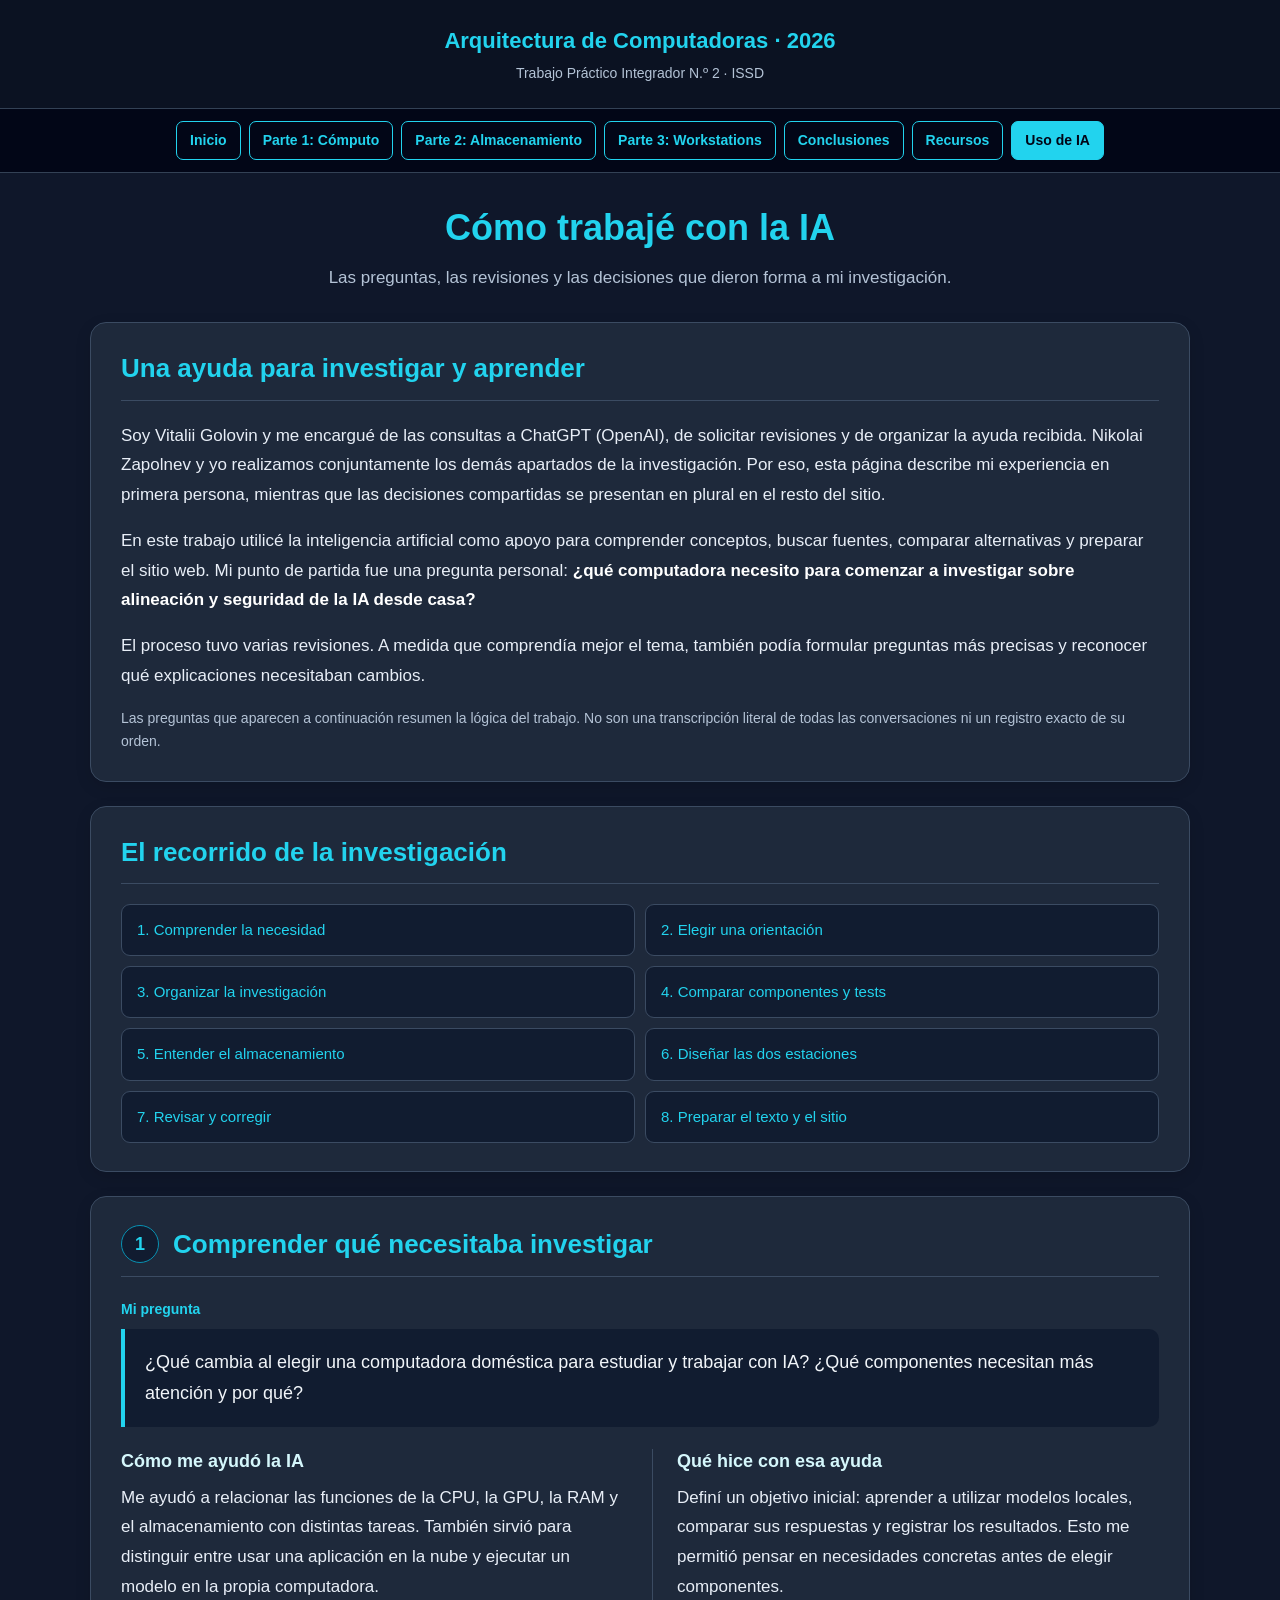
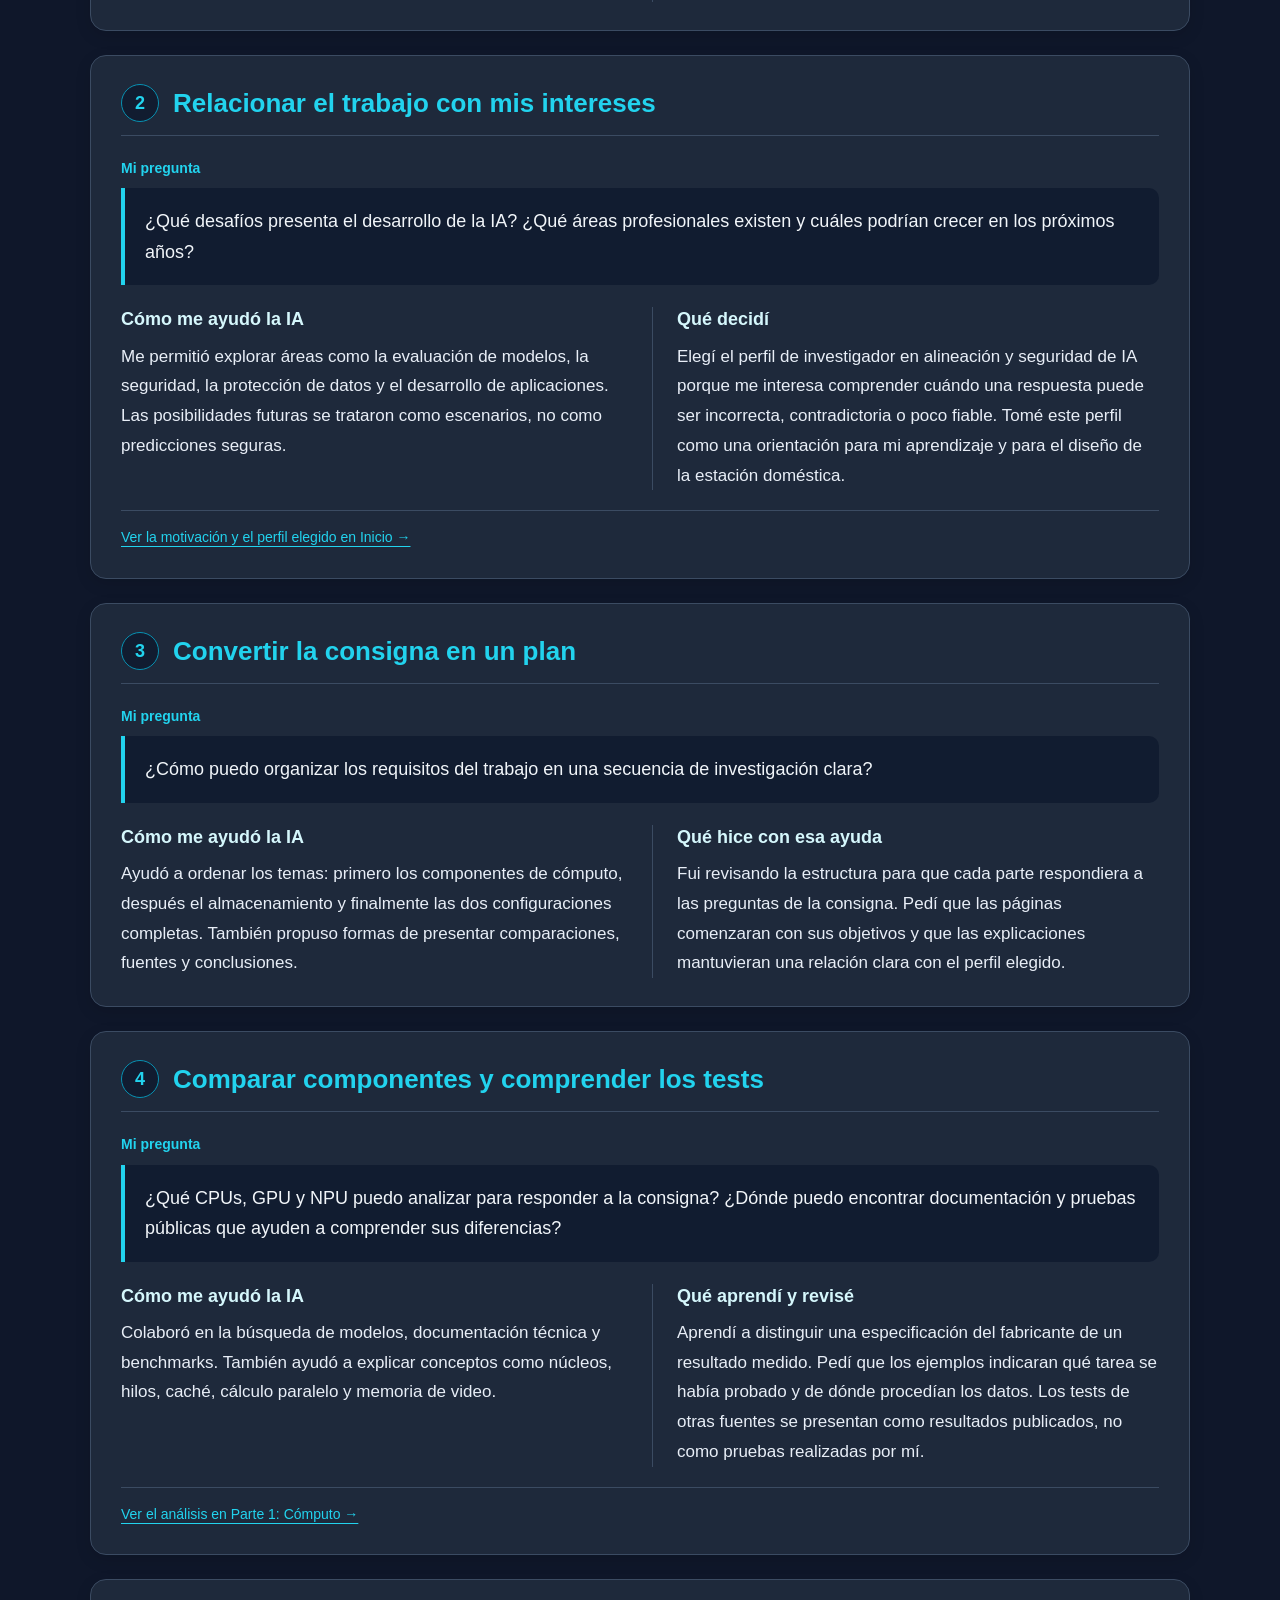
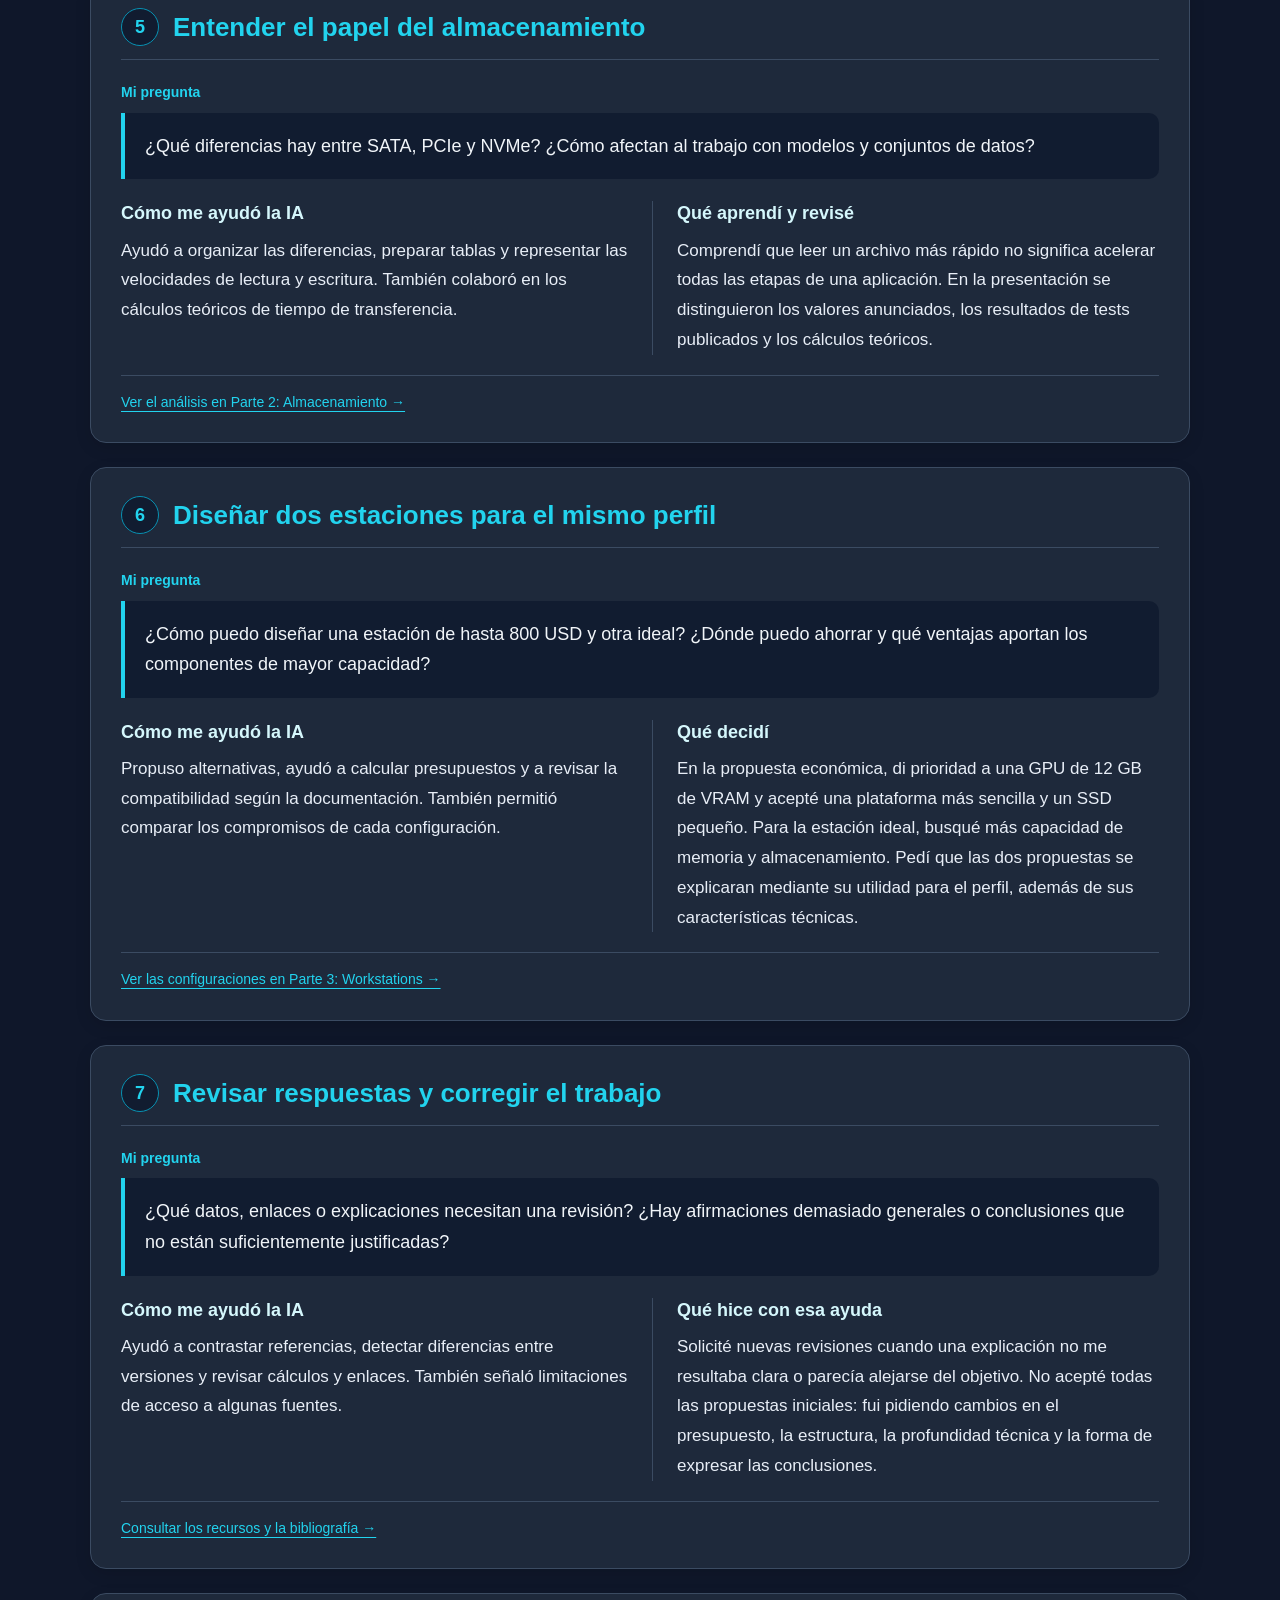
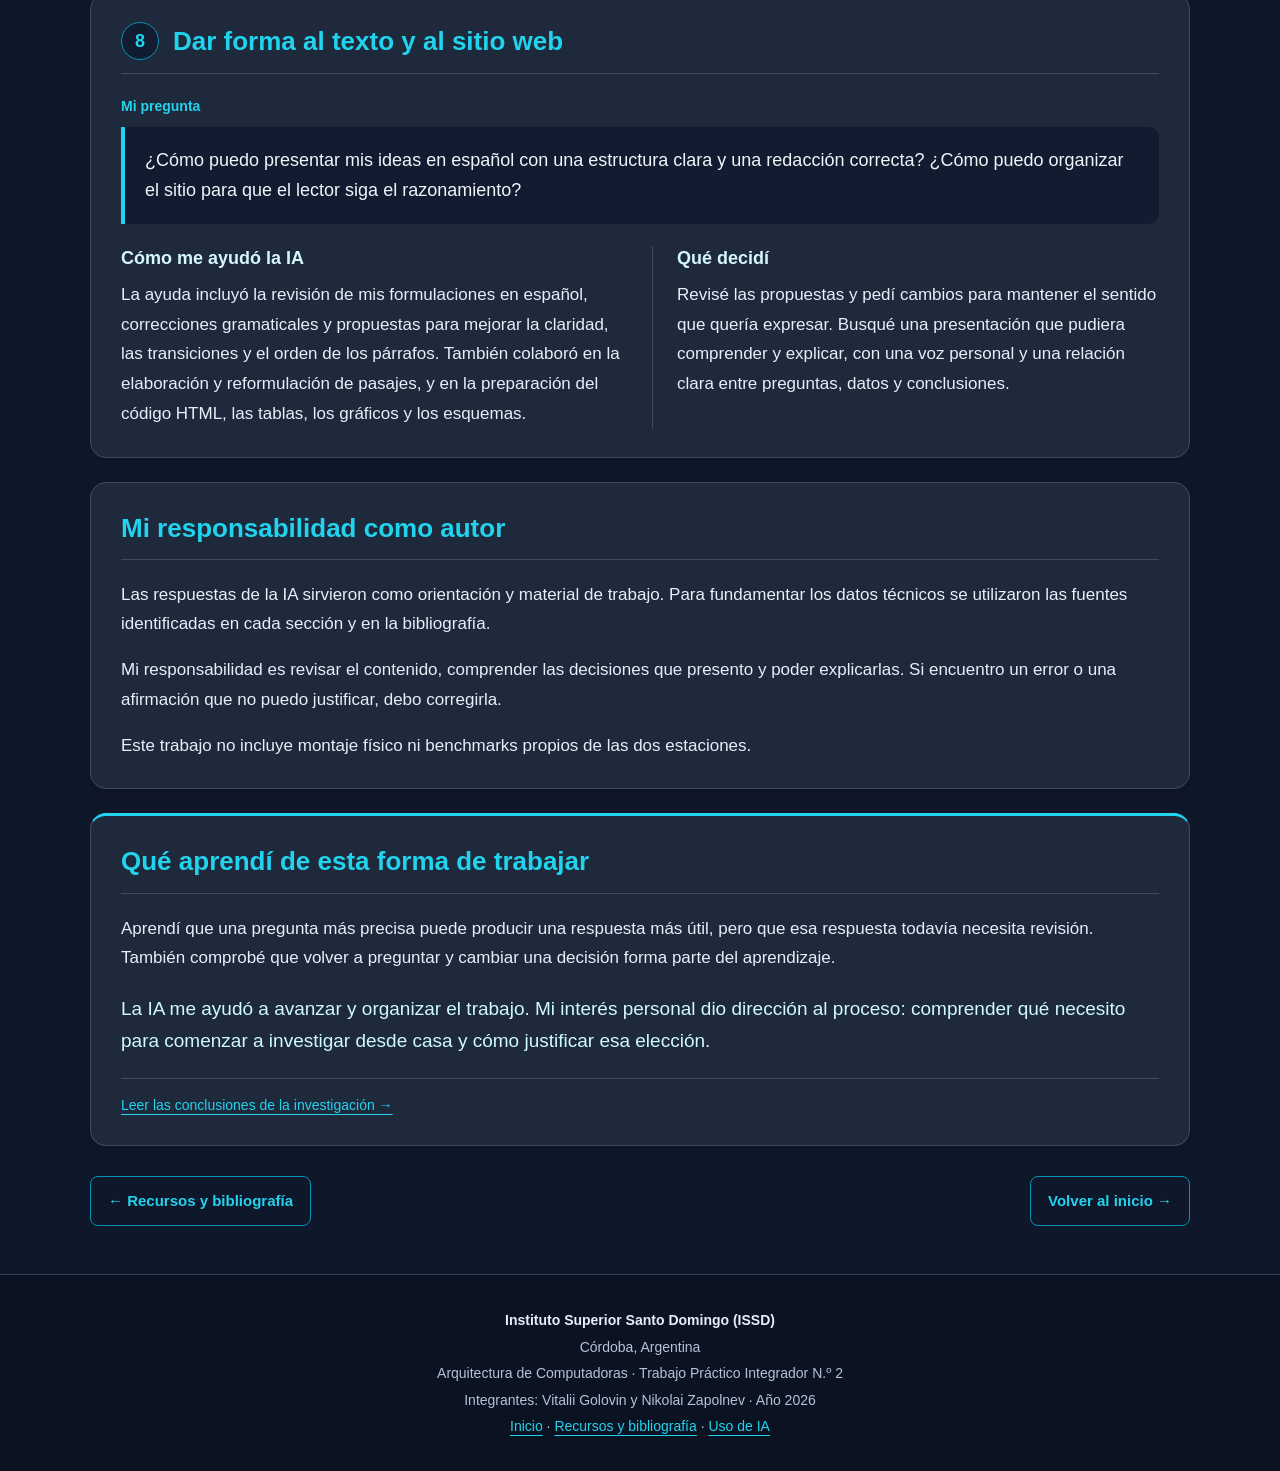
<file: prompts.html>
<!DOCTYPE html>

<html lang="es">
<head>
<meta charset="utf-8"/>
<meta content="width=device-width, initial-scale=1.0" name="viewport"/>
<meta content="Vitalii Golovin y Nikolai Zapolnev" name="author"/>
<meta content="Cómo utilicé la inteligencia artificial para organizar la investigación, comprender conceptos, revisar información y preparar este trabajo práctico." name="description"/>
<title>
   Cómo trabajé con la IA | TP 2 · ISSD
  </title>
<style>
   :root {
      color-scheme: dark;
      --background: #0f172a;
      --navigation: #020617;
      --surface: #1e293b;
      --surface-dark: #111c30;
      --text: #e8eef7;
      --muted: #b4c3d6;
      --accent: #22d3ee;
      --accent-dark: #0891b2;
      --border: #3b4b62;
      --radius: 16px;
    }

    * {
      box-sizing: border-box;
    }

    html {
      scroll-behavior: smooth;
      scroll-padding-top: 110px;
    }

    body {
      margin: 0;
      background: var(--background);
      color: var(--text);
      font-family: Arial, Helvetica, sans-serif;
      font-size: 17px;
      line-height: 1.75;
    }

    a {
      color: var(--accent);
      text-underline-offset: 4px;
    }

    a:hover {
      color: #a5f3fc;
    }

    a:focus-visible {
      outline: 3px solid #fbbf24;
      outline-offset: 5px;
    }

    .skip-link {
      position: absolute;
      top: -100px;
      left: 16px;
      z-index: 100;
      padding: 12px 18px;
      border-radius: 8px;
      background: var(--accent);
      color: var(--navigation);
      font-weight: bold;
    }

    .skip-link:focus {
      top: 12px;
    }

    .site-nav {
      position: sticky;
      top: 0;
      z-index: 20;
      padding: 13px 18px;
      border-bottom: 1px solid var(--border);
      background: var(--navigation);
    }

    .site-nav ul {
      display: flex;
      flex-wrap: wrap;
      justify-content: center;
      gap: 8px;
      max-width: 1200px;
      margin: 0 auto;
      padding: 0;
      list-style: none;
    }

    .site-nav a {
      display: block;
      padding: 9px 14px;
      border: 1px solid var(--accent-dark);
      border-radius: 7px;
      color: var(--accent);
      font-size: 14px;
      font-weight: bold;
      text-decoration: none;
    }

    .site-nav a:hover {
      background: #123047;
    }

    .site-nav a[aria-current="page"] {
      border-color: var(--accent);
      background: var(--accent);
      color: var(--navigation);
    }

    main {
      width: min(1050px, calc(100% - 40px));
      margin: 0 auto;
      padding: 42px 0 55px;
    }

    .page-header {
      margin-bottom: 30px;
    }

    .eyebrow {
      margin: 0 0 10px;
      color: var(--muted);
      font-size: 13px;
      font-weight: bold;
      letter-spacing: 0.08em;
      text-transform: uppercase;
    }

    h1 {
      margin: 0 0 15px;
      color: var(--accent);
      font-size: clamp(32px, 5vw, 46px);
      line-height: 1.2;
    }

    .lead {
      max-width: 850px;
      margin: 0;
      color: var(--muted);
      font-size: 19px;
    }

    .card {
      margin-bottom: 24px;
      padding: 28px 30px;
      border: 1px solid var(--border);
      border-radius: var(--radius);
      background: var(--surface);
      box-shadow: 0 5px 16px rgb(0 0 0 / 12%);
    }

    h2 {
      margin: 0 0 20px;
      padding-bottom: 13px;
      border-bottom: 1px solid var(--border);
      color: var(--accent);
      font-size: clamp(21px, 3vw, 26px);
      line-height: 1.35;
    }

    h3 {
      margin: 0 0 9px;
      color: #d5f7fc;
      font-size: 18px;
      line-height: 1.4;
    }

    p {
      margin: 0 0 16px;
    }

    p:last-child {
      margin-bottom: 0;
    }

    strong {
      color: #ffffff;
    }

    .note {
      color: var(--muted);
      font-size: 14px;
      line-height: 1.65;
    }

    .contents ol {
      display: grid;
      grid-template-columns: repeat(2, minmax(0, 1fr));
      gap: 10px;
      margin: 0;
      padding: 0;
      list-style: none;
    }

    .contents a {
      display: block;
      height: 100%;
      padding: 12px 15px;
      border: 1px solid var(--border);
      border-radius: 9px;
      background: var(--surface-dark);
      font-size: 15px;
      text-decoration: none;
    }

    .contents a:hover {
      border-color: var(--accent);
      background: #163047;
    }

    .step-heading {
      display: flex;
      align-items: flex-start;
      gap: 14px;
    }

    .step-number {
      display: inline-flex;
      flex: 0 0 38px;
      align-items: center;
      justify-content: center;
      width: 38px;
      height: 38px;
      border: 1px solid var(--accent-dark);
      border-radius: 50%;
      background: var(--surface-dark);
      color: var(--accent);
      font-size: 18px;
    }

    .step-title {
      padding-top: 2px;
    }

    .question {
      margin: 0 0 22px;
      padding: 18px 20px;
      border-left: 4px solid var(--accent);
      border-radius: 0 10px 10px 0;
      background: var(--surface-dark);
    }

    .question p {
      margin: 0;
      color: #f1f5f9;
      font-size: 18px;
      line-height: 1.7;
    }

    .question-label {
      margin: 0 0 8px;
      color: var(--accent);
      font-size: 14px;
      font-weight: bold;
    }

    .roles {
      display: grid;
      grid-template-columns: repeat(2, minmax(0, 1fr));
      gap: 24px;
    }

    .role {
      min-width: 0;
    }

    .role + .role {
      padding-left: 24px;
      border-left: 1px solid var(--border);
    }

    .section-link {
      margin-top: 20px;
      padding-top: 14px;
      border-top: 1px solid var(--border);
      font-size: 14px;
    }

    .closing {
      border-top: 3px solid var(--accent);
    }

    .closing-line {
      margin-top: 20px;
      color: #cffafe;
      font-size: 19px;
      line-height: 1.7;
    }

    .page-links {
      display: flex;
      flex-wrap: wrap;
      justify-content: space-between;
      gap: 12px;
      margin-top: 30px;
    }

    .page-links a {
      padding: 11px 17px;
      border: 1px solid var(--accent-dark);
      border-radius: 8px;
      font-size: 15px;
      font-weight: bold;
      text-decoration: none;
    }

    .page-links a:hover {
      background: var(--surface);
    }

    .site-footer {
      padding: 28px 20px 34px;
      border-top: 1px solid var(--border);
      background: var(--navigation);
      color: var(--muted);
      text-align: center;
      font-size: 14px;
      line-height: 1.7;
    }

    .site-footer p {
      margin: 4px 0;
    }

    .footer-links {
      margin-top: 14px !important;
    }

    @media (max-width: 700px) {
      body {
        font-size: 16px;
      }

      .site-nav {
        position: static;
        padding: 10px;
      }

      .site-nav ul {
        gap: 6px;
      }

      .site-nav a {
        padding: 8px 10px;
        font-size: 12px;
      }

      main {
        width: min(100% - 24px, 1050px);
        padding-top: 28px;
      }

      .card {
        padding: 22px 18px;
      }

      .lead,
      .question p {
        font-size: 17px;
      }

      .contents ol,
      .roles {
        grid-template-columns: 1fr;
      }

      .roles {
        gap: 18px;
      }

      .role + .role {
        padding-top: 18px;
        padding-left: 0;
        border-top: 1px solid var(--border);
        border-left: 0;
      }

      .step-heading {
        gap: 10px;
      }

      .step-number {
        flex-basis: 32px;
        width: 32px;
        height: 32px;
        font-size: 16px;
      }

      .question {
        padding: 15px 16px;
      }

      .page-links a {
        flex: 1 1 220px;
        text-align: center;
      }
    }

    @media (prefers-reduced-motion: reduce) {
      html {
        scroll-behavior: auto;
      }
    }

    @media print {
      :root {
        color-scheme: light;
      }

      body {
        background: white;
        color: black;
        font-size: 11pt;
      }

      .site-nav,
      .skip-link,
      .contents,
      .page-links {
        display: none;
      }

      main {
        width: 100%;
        padding: 0;
      }

      .card {
        padding: 18px 0;
        border: 0;
        border-bottom: 1px solid #999999;
        border-radius: 0;
        background: white;
        box-shadow: none;
      }

      h1,
      h2,
      h3,
      strong,
      a,
      .lead,
      .eyebrow,
      .note,
      .closing-line,
      .question-label,
      .question p,
      .step-number {
        color: black;
      }

      h2,
      h3 {
        break-after: avoid;
      }

      .question,
      .step-number {
        background: white;
      }

      .question {
        border-left-color: #555555;
      }

      .roles {
        display: block;
      }

      .role + .role {
        margin-top: 14px;
        padding-left: 0;
        border-left: 0;
      }

      .site-footer {
        background: white;
        color: black;
      }
    }
  </style>
<style id="academic-common-style">
   /* Presentación común de las siete páginas académicas. */
html { scroll-padding-top: 110px; }
header.academic-masthead { margin:0; padding:26px 20px 24px; text-align:center; background:#0b1222; border-bottom:1px solid #334155; color:#e8eef7; font-family:Arial,Helvetica,sans-serif; }
header.academic-masthead .academic-course { margin:0; padding:0; color:#22d3ee; font-size:22px; font-weight:700; line-height:1.4; letter-spacing:0; }
header.academic-masthead .academic-work { margin:6px 0 0; padding:0; color:#b4c3d6; font-size:14px; line-height:1.5; }
nav.academic-nav { position:sticky; top:0; z-index:50; margin:0; padding:12px 16px; background:#020617; border-bottom:1px solid #334155; font-family:Arial,Helvetica,sans-serif; }
nav.academic-nav ul { display:flex; flex-wrap:wrap; justify-content:center; gap:8px; list-style:none; padding:0; margin:0; }
nav.academic-nav li { padding:0; margin:0; }
nav.academic-nav a { display:block; padding:9px 13px; border:1px solid #22d3ee; border-radius:7px; font-size:14px; font-weight:600; line-height:1.4; color:#22d3ee; text-decoration:none; background:transparent; }
nav.academic-nav a:hover,nav.academic-nav a[aria-current="page"] { color:#020617; background:#22d3ee; }
nav.academic-nav a:focus-visible { outline:3px solid #fbbf24; outline-offset:3px; }
main#contenido { width:calc(100% - 40px); max-width:1100px; margin:0 auto; padding:32px 0 48px; }
main#contenido > header.academic-page-header { margin:0 0 30px; padding:0; text-align:center; background:none; border:0; box-shadow:none; }
header.academic-page-header h1 { margin:0; padding:0; color:#22d3ee; font-size:clamp(26px,3vw,36px); line-height:1.25; border:0; text-align:center; }
header.academic-page-header p { max-width:760px; margin:14px auto 0; color:#b4c3d6; font-size:17px; line-height:1.65; text-align:center; }
footer.academic-common-footer { margin:0; padding:30px 20px; border-top:1px solid #334155; text-align:center; background:#0b1222; color:#b4c3d6; font-family:Arial,Helvetica,sans-serif; font-size:14px; line-height:1.6; }
footer.academic-common-footer p { margin:4px 0; }
footer.academic-common-footer strong { color:#e8eef7; }
footer.academic-common-footer a { color:#22d3ee; }
@media(max-width:600px) { header.academic-masthead{padding:20px 16px;} header.academic-masthead .academic-course{font-size:20px;} nav.academic-nav{position:relative;padding:10px;} nav.academic-nav ul{gap:6px;} nav.academic-nav a{padding:8px 10px;font-size:13px;} main#contenido{width:calc(100% - 28px);padding-top:24px;} html{scroll-padding-top:16px;} }
@media print { header.academic-masthead,footer.academic-common-footer{background:white;color:black;} nav.academic-nav{display:none;} main#contenido{width:100%;max-width:none;} }
  </style>
</head>
<body>
<a class="skip-link" href="#contenido">Saltar al contenido</a>
<header class="academic-masthead">
<p class="academic-course">Arquitectura de Computadoras · 2026</p>
<p class="academic-work">Trabajo Práctico Integrador N.º 2 · ISSD</p>
</header>
<nav aria-label="Navegación principal" class="academic-nav">
<ul>
<li>
<a href="index.html">Inicio</a>
</li>
<li>
<a href="part1.html">Parte 1: Cómputo</a>
</li>
<li>
<a href="part2.html">Parte 2: Almacenamiento</a>
</li>
<li>
<a href="part3.html">Parte 3: Workstations</a>
</li>
<li>
<a href="conclusions.html">Conclusiones</a>
</li>
<li>
<a href="resources.html">Recursos</a>
</li>
<li>
<a aria-current="page" href="prompts.html">Uso de IA</a>
</li>
</ul>
</nav>
<main id="contenido">
<header class="academic-page-header">
<h1>Cómo trabajé con la IA</h1>
<p class="lead">Las preguntas, las revisiones y las decisiones que dieron forma a mi investigación.</p>
</header>
<section aria-labelledby="introduccion" class="card">
<h2 id="introduccion">Una ayuda para investigar y aprender</h2>
<p>Soy Vitalii Golovin y me encargué de las consultas a ChatGPT (OpenAI), de solicitar revisiones y de organizar la ayuda recibida. Nikolai Zapolnev y yo realizamos conjuntamente los demás apartados de la investigación. Por eso, esta página describe mi experiencia en primera persona, mientras que las decisiones compartidas se presentan en plural en el resto del sitio.</p>
<p>
     En este trabajo utilicé la inteligencia artificial como
        apoyo para comprender conceptos, buscar fuentes, comparar
        alternativas y preparar el sitio web. Mi punto de partida
        fue una pregunta personal:
     <strong>¿qué computadora necesito para comenzar a investigar sobre alineación y seguridad de la IA desde casa?</strong>
</p>
<p>El proceso tuvo varias revisiones. A medida que comprendía mejor el tema, también podía formular preguntas más precisas y reconocer qué explicaciones necesitaban cambios.</p>
<p class="note">Las preguntas que aparecen a continuación resumen la lógica del trabajo. No son una transcripción literal de todas las conversaciones ni un registro exacto de su orden.</p>
</section>
<nav aria-labelledby="recorrido" class="card contents">
<h2 id="recorrido">El recorrido de la investigación</h2>
<ol>
<li>
<a href="#paso-1">1. Comprender la necesidad</a>
</li>
<li>
<a href="#paso-2">2. Elegir una orientación</a>
</li>
<li>
<a href="#paso-3">3. Organizar la investigación</a>
</li>
<li>
<a href="#paso-4">4. Comparar componentes y tests</a>
</li>
<li>
<a href="#paso-5">5. Entender el almacenamiento</a>
</li>
<li>
<a href="#paso-6">6. Diseñar las dos estaciones</a>
</li>
<li>
<a href="#paso-7">7. Revisar y corregir</a>
</li>
<li>
<a href="#paso-8">8. Preparar el texto y el sitio</a>
</li>
</ol>
</nav>
<section aria-labelledby="paso-1" class="card">
<h2 class="step-heading" id="paso-1">
<span aria-hidden="true" class="step-number">1</span>
<span class="step-title">Comprender qué necesitaba investigar</span>
</h2>
<p class="question-label">Mi pregunta</p>
<blockquote class="question">
<p>¿Qué cambia al elegir una computadora doméstica para estudiar y trabajar con IA? ¿Qué componentes necesitan más atención y por qué?</p>
</blockquote>
<div class="roles">
<div class="role">
<h3>Cómo me ayudó la IA</h3>
<p>Me ayudó a relacionar las funciones de la CPU, la GPU, la RAM y el almacenamiento con distintas tareas. También sirvió para distinguir entre usar una aplicación en la nube y ejecutar un modelo en la propia computadora.</p>
</div>
<div class="role">
<h3>Qué hice con esa ayuda</h3>
<p>Definí un objetivo inicial: aprender a utilizar modelos locales, comparar sus respuestas y registrar los resultados. Esto me permitió pensar en necesidades concretas antes de elegir componentes.</p>
</div>
</div>
</section>
<section aria-labelledby="paso-2" class="card">
<h2 class="step-heading" id="paso-2">
<span aria-hidden="true" class="step-number">2</span>
<span class="step-title">Relacionar el trabajo con mis intereses</span>
</h2>
<p class="question-label">Mi pregunta</p>
<blockquote class="question">
<p>¿Qué desafíos presenta el desarrollo de la IA? ¿Qué áreas profesionales existen y cuáles podrían crecer en los próximos años?</p>
</blockquote>
<div class="roles">
<div class="role">
<h3>Cómo me ayudó la IA</h3>
<p>Me permitió explorar áreas como la evaluación de modelos, la seguridad, la protección de datos y el desarrollo de aplicaciones. Las posibilidades futuras se trataron como escenarios, no como predicciones seguras.</p>
</div>
<div class="role">
<h3>Qué decidí</h3>
<p>Elegí el perfil de investigador en alineación y seguridad de IA porque me interesa comprender cuándo una respuesta puede ser incorrecta, contradictoria o poco fiable. Tomé este perfil como una orientación para mi aprendizaje y para el diseño de la estación doméstica.</p>
</div>
</div>
<p class="section-link">
<a href="index.html">Ver la motivación y el perfil elegido en Inicio →</a>
</p>
</section>
<section aria-labelledby="paso-3" class="card">
<h2 class="step-heading" id="paso-3">
<span aria-hidden="true" class="step-number">3</span>
<span class="step-title">Convertir la consigna en un plan</span>
</h2>
<p class="question-label">Mi pregunta</p>
<blockquote class="question">
<p>¿Cómo puedo organizar los requisitos del trabajo en una secuencia de investigación clara?</p>
</blockquote>
<div class="roles">
<div class="role">
<h3>Cómo me ayudó la IA</h3>
<p>Ayudó a ordenar los temas: primero los componentes de cómputo, después el almacenamiento y finalmente las dos configuraciones completas. También propuso formas de presentar comparaciones, fuentes y conclusiones.</p>
</div>
<div class="role">
<h3>Qué hice con esa ayuda</h3>
<p>Fui revisando la estructura para que cada parte respondiera a las preguntas de la consigna. Pedí que las páginas comenzaran con sus objetivos y que las explicaciones mantuvieran una relación clara con el perfil elegido.</p>
</div>
</div>
</section>
<section aria-labelledby="paso-4" class="card">
<h2 class="step-heading" id="paso-4">
<span aria-hidden="true" class="step-number">4</span>
<span class="step-title">Comparar componentes y comprender los tests</span>
</h2>
<p class="question-label">Mi pregunta</p>
<blockquote class="question">
<p>¿Qué CPUs, GPU y NPU puedo analizar para responder a la consigna? ¿Dónde puedo encontrar documentación y pruebas públicas que ayuden a comprender sus diferencias?</p>
</blockquote>
<div class="roles">
<div class="role">
<h3>Cómo me ayudó la IA</h3>
<p>Colaboró en la búsqueda de modelos, documentación técnica y benchmarks. También ayudó a explicar conceptos como núcleos, hilos, caché, cálculo paralelo y memoria de video.</p>
</div>
<div class="role">
<h3>Qué aprendí y revisé</h3>
<p>Aprendí a distinguir una especificación del fabricante de un resultado medido. Pedí que los ejemplos indicaran qué tarea se había probado y de dónde procedían los datos. Los tests de otras fuentes se presentan como resultados publicados, no como pruebas realizadas por mí.</p>
</div>
</div>
<p class="section-link">
<a href="part1.html">Ver el análisis en Parte 1: Cómputo →</a>
</p>
</section>
<section aria-labelledby="paso-5" class="card">
<h2 class="step-heading" id="paso-5">
<span aria-hidden="true" class="step-number">5</span>
<span class="step-title">Entender el papel del almacenamiento</span>
</h2>
<p class="question-label">Mi pregunta</p>
<blockquote class="question">
<p>¿Qué diferencias hay entre SATA, PCIe y NVMe? ¿Cómo afectan al trabajo con modelos y conjuntos de datos?</p>
</blockquote>
<div class="roles">
<div class="role">
<h3>Cómo me ayudó la IA</h3>
<p>Ayudó a organizar las diferencias, preparar tablas y representar las velocidades de lectura y escritura. También colaboró en los cálculos teóricos de tiempo de transferencia.</p>
</div>
<div class="role">
<h3>Qué aprendí y revisé</h3>
<p>Comprendí que leer un archivo más rápido no significa acelerar todas las etapas de una aplicación. En la presentación se distinguieron los valores anunciados, los resultados de tests publicados y los cálculos teóricos.</p>
</div>
</div>
<p class="section-link">
<a href="part2.html">Ver el análisis en Parte 2: Almacenamiento →</a>
</p>
</section>
<section aria-labelledby="paso-6" class="card">
<h2 class="step-heading" id="paso-6">
<span aria-hidden="true" class="step-number">6</span>
<span class="step-title">Diseñar dos estaciones para el mismo perfil</span>
</h2>
<p class="question-label">Mi pregunta</p>
<blockquote class="question">
<p>¿Cómo puedo diseñar una estación de hasta 800 USD y otra ideal? ¿Dónde puedo ahorrar y qué ventajas aportan los componentes de mayor capacidad?</p>
</blockquote>
<div class="roles">
<div class="role">
<h3>Cómo me ayudó la IA</h3>
<p>Propuso alternativas, ayudó a calcular presupuestos y a revisar la compatibilidad según la documentación. También permitió comparar los compromisos de cada configuración.</p>
</div>
<div class="role">
<h3>Qué decidí</h3>
<p>En la propuesta económica, di prioridad a una GPU de 12 GB de VRAM y acepté una plataforma más sencilla y un SSD pequeño. Para la estación ideal, busqué más capacidad de memoria y almacenamiento. Pedí que las dos propuestas se explicaran mediante su utilidad para el perfil, además de sus características técnicas.</p>
</div>
</div>
<p class="section-link">
<a href="part3.html">Ver las configuraciones en Parte 3: Workstations →</a>
</p>
</section>
<section aria-labelledby="paso-7" class="card">
<h2 class="step-heading" id="paso-7">
<span aria-hidden="true" class="step-number">7</span>
<span class="step-title">Revisar respuestas y corregir el trabajo</span>
</h2>
<p class="question-label">Mi pregunta</p>
<blockquote class="question">
<p>¿Qué datos, enlaces o explicaciones necesitan una revisión? ¿Hay afirmaciones demasiado generales o conclusiones que no están suficientemente justificadas?</p>
</blockquote>
<div class="roles">
<div class="role">
<h3>Cómo me ayudó la IA</h3>
<p>Ayudó a contrastar referencias, detectar diferencias entre versiones y revisar cálculos y enlaces. También señaló limitaciones de acceso a algunas fuentes.</p>
</div>
<div class="role">
<h3>Qué hice con esa ayuda</h3>
<p>Solicité nuevas revisiones cuando una explicación no me resultaba clara o parecía alejarse del objetivo. No acepté todas las propuestas iniciales: fui pidiendo cambios en el presupuesto, la estructura, la profundidad técnica y la forma de expresar las conclusiones.</p>
</div>
</div>
<p class="section-link">
<a href="resources.html">Consultar los recursos y la bibliografía →</a>
</p>
</section>
<section aria-labelledby="paso-8" class="card">
<h2 class="step-heading" id="paso-8">
<span aria-hidden="true" class="step-number">8</span>
<span class="step-title">Dar forma al texto y al sitio web</span>
</h2>
<p class="question-label">Mi pregunta</p>
<blockquote class="question">
<p>¿Cómo puedo presentar mis ideas en español con una estructura clara y una redacción correcta? ¿Cómo puedo organizar el sitio para que el lector siga el razonamiento?</p>
</blockquote>
<div class="roles">
<div class="role">
<h3>Cómo me ayudó la IA</h3>
<p>La ayuda incluyó la revisión de mis formulaciones en español, correcciones gramaticales y propuestas para mejorar la claridad, las transiciones y el orden de los párrafos. También colaboró en la elaboración y reformulación de pasajes, y en la preparación del código HTML, las tablas, los gráficos y los esquemas.</p>
</div>
<div class="role">
<h3>Qué decidí</h3>
<p>Revisé las propuestas y pedí cambios para mantener el sentido que quería expresar. Busqué una presentación que pudiera comprender y explicar, con una voz personal y una relación clara entre preguntas, datos y conclusiones.</p>
</div>
</div>
</section>
<section aria-labelledby="responsabilidad" class="card">
<h2 id="responsabilidad">Mi responsabilidad como autor</h2>
<p>Las respuestas de la IA sirvieron como orientación y material de trabajo. Para fundamentar los datos técnicos se utilizaron las fuentes identificadas en cada sección y en la bibliografía.</p>
<p>Mi responsabilidad es revisar el contenido, comprender las decisiones que presento y poder explicarlas. Si encuentro un error o una afirmación que no puedo justificar, debo corregirla.</p>
<p>Este trabajo no incluye montaje físico ni benchmarks propios de las dos estaciones.</p>
</section>
<section aria-labelledby="aprendizaje" class="card closing">
<h2 id="aprendizaje">Qué aprendí de esta forma de trabajar</h2>
<p>Aprendí que una pregunta más precisa puede producir una respuesta más útil, pero que esa respuesta todavía necesita revisión. También comprobé que volver a preguntar y cambiar una decisión forma parte del aprendizaje.</p>
<p class="closing-line">La IA me ayudó a avanzar y organizar el trabajo. Mi interés personal dio dirección al proceso: comprender qué necesito para comenzar a investigar desde casa y cómo justificar esa elección.</p>
<p class="section-link">
<a href="conclusions.html">Leer las conclusiones de la investigación →</a>
</p>
</section>
<nav aria-label="Continuar por el trabajo" class="page-links">
<a href="resources.html">← Recursos y bibliografía</a>
<a href="index.html">Volver al inicio →</a>
</nav>
</main>
<footer class="academic-common-footer">
<p>
<strong>Instituto Superior Santo Domingo (ISSD)</strong>
</p>
<p>Córdoba, Argentina</p>
<p>Arquitectura de Computadoras · Trabajo Práctico Integrador N.º 2</p>
<p>Integrantes: Vitalii Golovin y Nikolai Zapolnev · Año 2026</p>
<p>
<a href="index.html">Inicio</a>
    ·
    <a href="resources.html">Recursos y bibliografía</a>
    ·
    <a href="prompts.html">Uso de IA</a>
</p>
</footer>
</body>
</html>
</file>
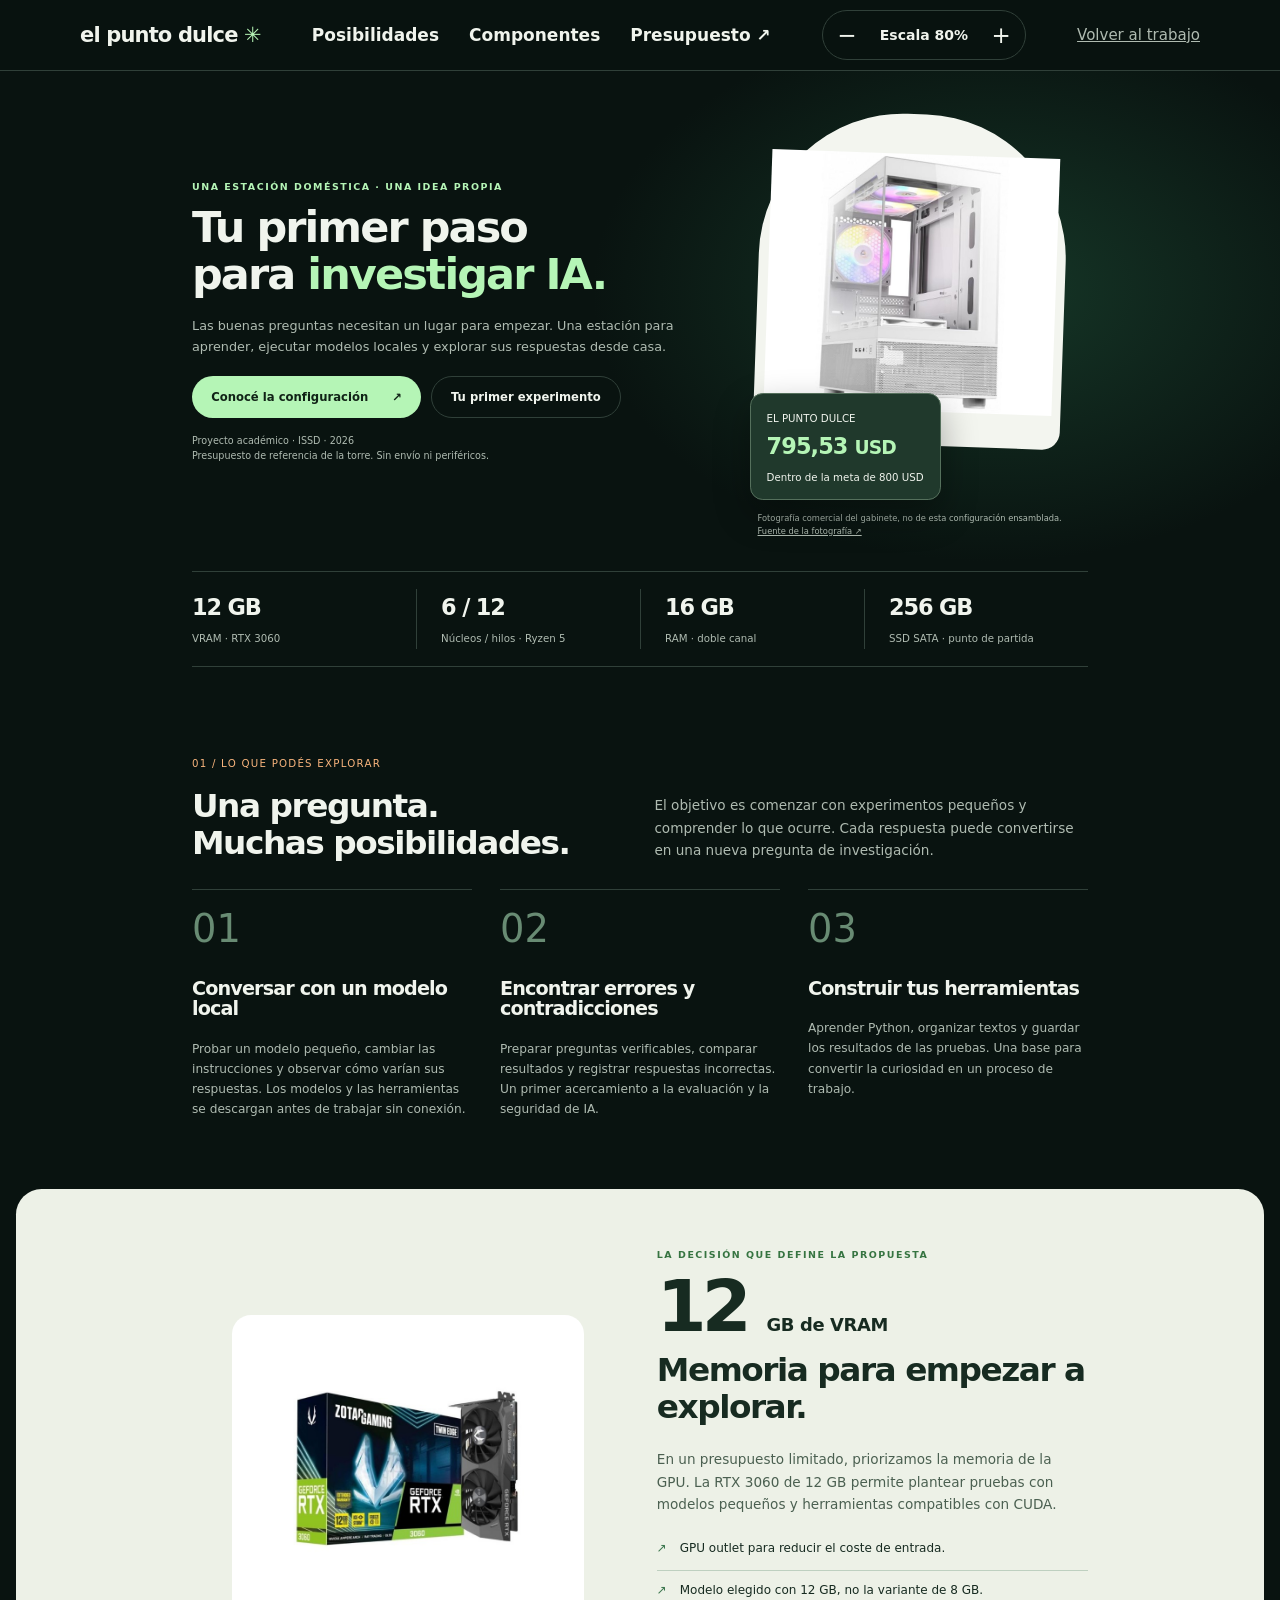
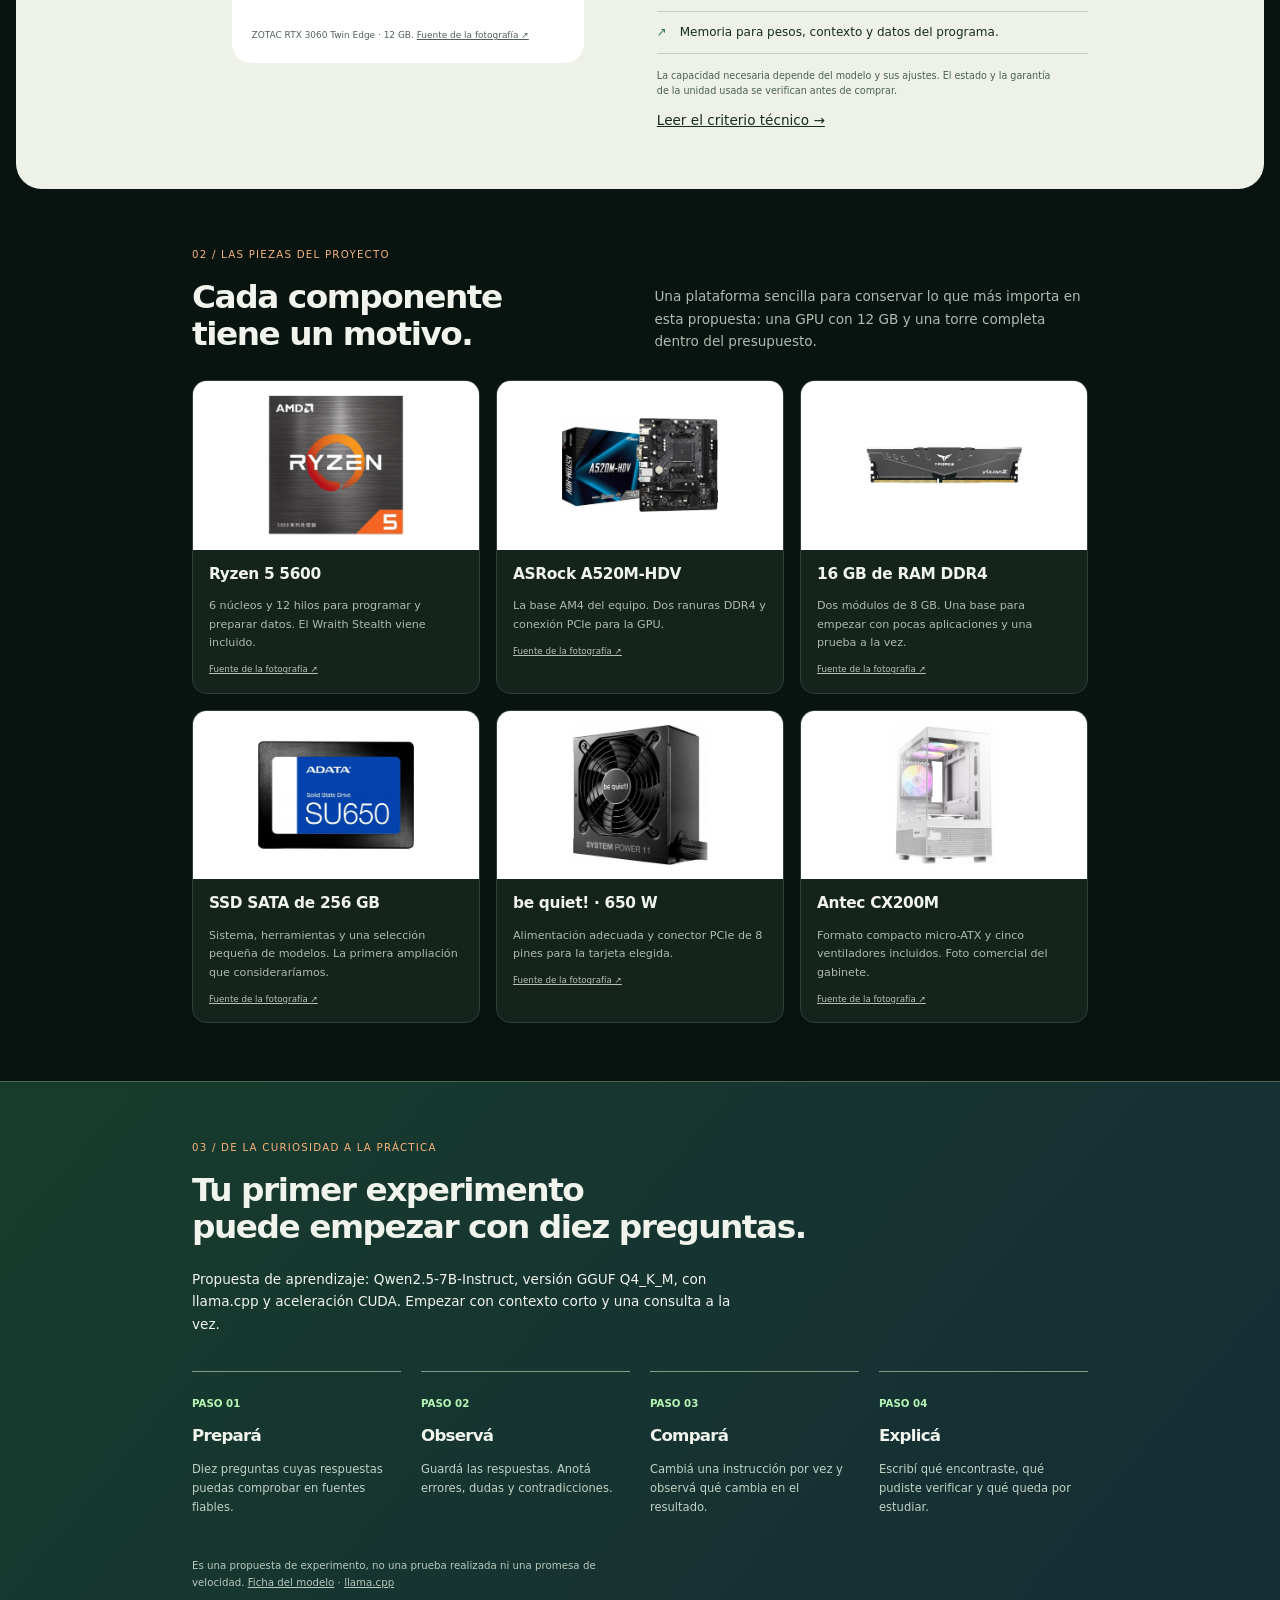
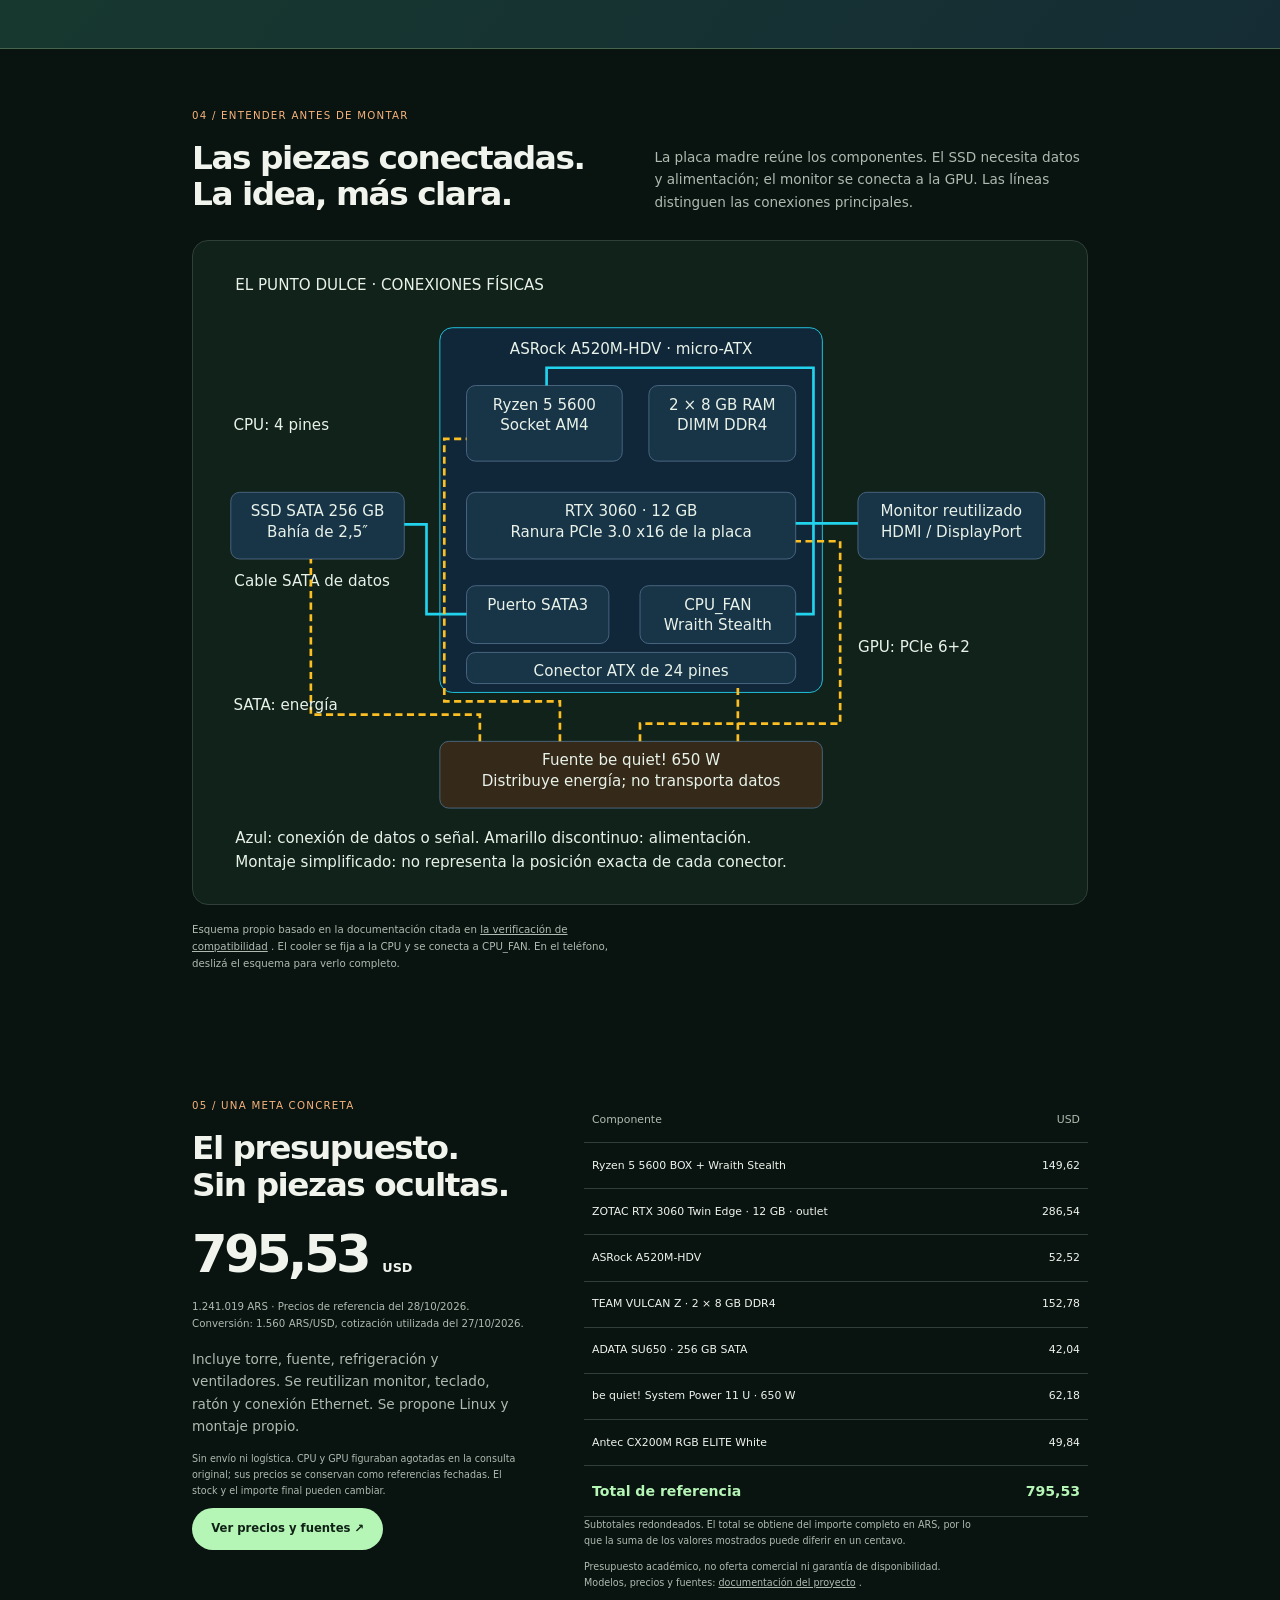
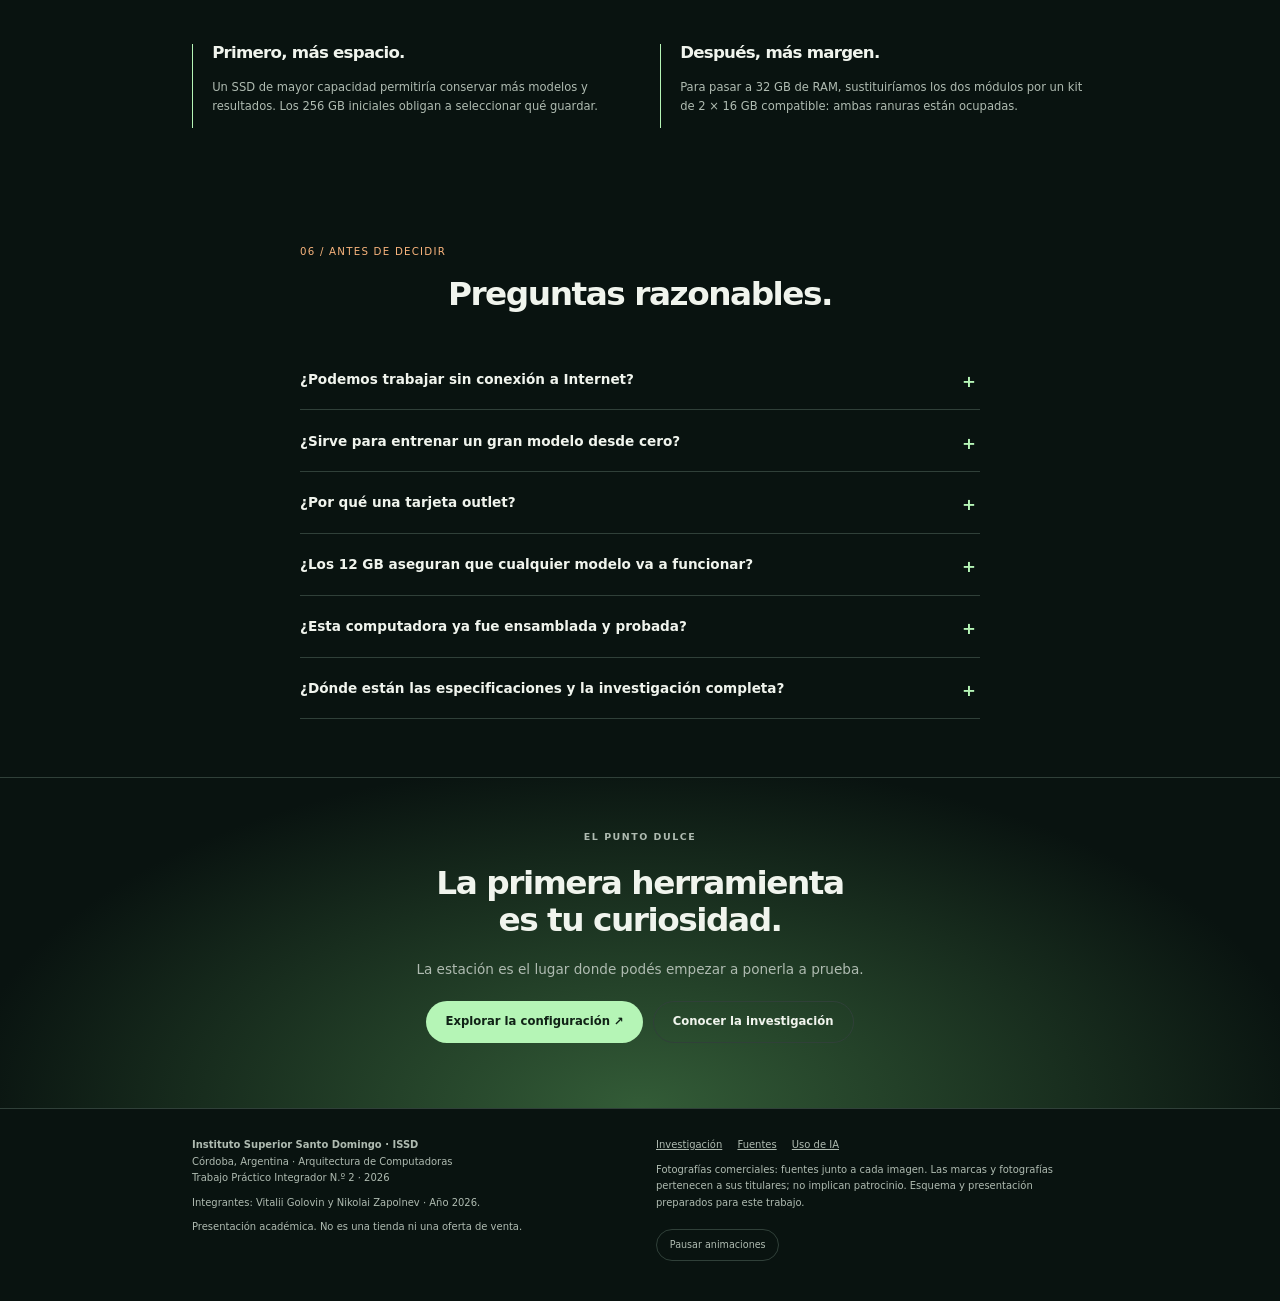
<file: punto-dulce.html>
<!DOCTYPE html>

<html lang="es-AR">
<head>
<meta charset="utf-8"/>
<meta content="width=device-width, initial-scale=1" name="viewport"/>
<meta content="#091310" name="theme-color"/>
<meta content="El Punto Dulce: una estación doméstica de IA por 795,53 USD de referencia. RTX 3060 de 12 GB, Ryzen 5 5600 y una propuesta para aprender e investigar desde casa. Proyecto académico ISSD 2026." name="description"/>
<title>
   El Punto Dulce — Tu primera estación de IA
  </title>
<style>
   /* Base y componentes: reglas consolidadas. */
:root {
  --bg: #091310;
  --ink: #f0f4ed;
  --muted: #afbbb1;
  --line: #304039;
  --mint: #b5f5b6;
  --orange: #f7b37c;
  --panel: #14231c;
}

* {
  box-sizing: border-box;
}

html {
  scroll-behavior: smooth;
  scroll-padding-top: 90px;
}

body {
  margin: 0;
  background: var(--bg);
  color: var(--ink);
  font: 17px/1.65 system-ui,-apple-system,BlinkMacSystemFont,"Segoe UI",sans-serif;
}

a {
  color: inherit;
}

button {
  font: inherit;
}

img {
  display: block;
  max-width: 100%;
  height: auto;
}

h1,h2,h3,p {
  margin-top: 0;
}

h1,h2,h3 {
  line-height: 1.07;
  letter-spacing: -.045em;
}

h1 {
  font-size: clamp(3.1rem,7.7vw,7.6rem);
  font-weight: 600;
  margin-bottom: 30px;
}

h2 {
  font-weight: 550;
  margin-bottom: 28px;
  font-size: clamp(30px, 3.2vw, 46px);
  line-height: 1.12;
}

h3 {
  font-size: 1.65rem;
  font-weight: 600;
}

p {
  max-width: 65ch;
}

.wrap {
  margin: auto;
  width: min(1120px, calc(100% - 48px));
}

.eyebrow {
  font-size: .74rem;
  letter-spacing: .16em;
  text-transform: uppercase;
  font-weight: 700;
  color: var(--mint);
}

.muted {
  color: var(--muted);
}

.skip {
  position: absolute;
  top: -100px;
}

.skip:focus {
  top: 10px;
  z-index: 100;
  background: white;
  color: black;
  padding: 12px;
}

a:focus-visible,button:focus-visible,summary:focus-visible {
  outline: 3px solid var(--orange);
  outline-offset: 5px;
}

.top {
  position: sticky;
  top: 0;
  z-index: 20;
  background: #091310ed;
  backdrop-filter: blur(18px);
  border-bottom: 1px solid var(--line);
}

.nav {
  display: flex;
  align-items: center;
  justify-content: space-between;
  gap: 18px;
  min-height: 64px;
}

.brand {
  text-decoration: none;
  font-weight: 750;
  letter-spacing: -.04em;
  font-size: 21px;
}

.brand b {
  color: var(--mint);
}

.nav-links {
  display: flex;
  gap: 30px;
  font-size: 17px;
  font-weight: 600;
}

.nav-links a {
  text-decoration: none;
}

.nav-links a:hover {
  color: var(--mint);
}

.back {
  color: var(--muted);
  font-size: 15px;
  font-weight: 500;
}

.hero {
  position: relative;
  isolation: isolate;
  overflow: hidden;
  padding: 44px 0 38px;
}

.hero:before {
  content: "";
  position: absolute;
  width: 65%;
  height: 90%;
  right: -10%;
  top: -10%;
  background: radial-gradient(ellipse,#21563c88,transparent 68%);
  z-index: -1;
  animation: ambient 12s ease-in-out infinite alternate;
}

.hero-grid {
  display: grid;
  align-items: center;
  grid-template-columns: minmax(0, 1.15fr) minmax(0, 0.85fr);
  gap: 42px;
}

.hero h1 em {
  font-style: normal;
  color: var(--mint);
}

.hero-copy>p:not(.eyebrow) {
  color: var(--muted);
  font-size: 1.12rem;
}

.actions {
  display: flex;
  gap: 12px;
  flex-wrap: wrap;
  margin: 24px 0 18px;
}

.btn {
  display: inline-flex;
  align-items: center;
  justify-content: center;
  gap: 30px;
  min-height: 52px;
  padding: 13px 24px;
  border-radius: 100px;
  background: var(--mint);
  color: #102216;
  text-decoration: none;
  font-size: .91rem;
  font-weight: 700;
  transition: background .4s,transform .3s;
}

.btn:hover {
  background: #d1f7a5;
  transform: translateY(-3px);
}

.btn.secondary {
  color: var(--ink);
  background: transparent;
  border: 1px solid var(--line);
}

.tiny {
  font-size: .75rem;
  color: var(--muted);
}

.hero-visual {
  position: relative;
  width: 100%;
  max-width: 400px;
  justify-self: center;
  padding: 10px 0 12px 16px;
}

.hero-product {
  background: #f3f5ef;
  border-radius: 180px 180px 22px 22px;
  transform: rotate(2deg);
  padding: 22px 12px 14px;
}

.hero-product img {
  width: 100%;
  aspect-ratio: 1/1.05;
  object-fit: contain;
}

.product-tag {
  position: relative;
  width: fit-content;
  margin: -65px 0 0 -10px;
  background: #20392c;
  border: 1px solid #55705c;
  border-radius: 16px;
  box-shadow: 0 18px 45px #0005;
  padding: 14px 20px;
}

.product-tag b {
  letter-spacing: -.04em;
  display: block;
  color: var(--mint);
  font-size: 28px;
}

.product-tag span {
  font-size: .8rem;
}

.hero-caption {
  font-size: .65rem;
  color: var(--muted);
  margin: 16px 0 0;
  line-height: 1.5;
}

.hero-caption a {
  color: var(--muted);
}

.spec-strip {
  display: grid;
  grid-template-columns: repeat(4,1fr);
  border-block: 1px solid var(--line);
  margin-top: 30px;
  padding: 22px 0;
}

.spec-strip>div {
  padding-left: 30px;
  border-left: 1px solid var(--line);
}

.spec-strip>div:first-child {
  padding-left: 0;
  border: 0;
}

.spec-strip strong {
  display: block;
  letter-spacing: -.05em;
  font-size: 28px;
}

.spec-strip span {
  font-size: .8rem;
  color: var(--muted);
}

.section {
  padding: 72px 0;
}

.section-head {
  display: grid;
  grid-template-columns: 1fr 1fr;
  align-items: end;
  gap: 36px;
  margin-bottom: 34px;
}

.section-head h2 {
  margin: 0;
}

.section-head p {
  margin-bottom: 0;
  color: var(--muted);
}

.number {
  color: var(--orange);
  font-size: .8rem;
  letter-spacing: .12em;
  display: block;
  margin-bottom: 20px;
}

.scenarios {
  display: grid;
  grid-template-columns: repeat(3,1fr);
  gap: 35px;
}

.scenario {
  border-top: 1px solid var(--line);
  padding-top: 25px;
}

.scenario .n {
  font: 500 3rem/1 system-ui;
  color: #688b73;
  display: block;
  margin-bottom: 38px;
}

.scenario h3 {
  font-size: 1.5rem;
}

.scenario p {
  font-size: .95rem;
  color: var(--muted);
}

.light {
  background: #edf1e7;
  color: #172b21;
  border-radius: 32px;
  margin: 0 20px;
}

.light .muted,.light .tiny {
  color: #4b6051;
}

.light .eyebrow {
  color: #367441;
}

.feature-grid {
  display: grid;
  grid-template-columns: 1fr 1fr;
  align-items: center;
  gap: 42px;
}

.photo-stage {
  background: white;
  border-radius: 24px;
  padding: 25px;
  max-width: 440px;
  width: 100%;
  margin-inline: auto;
}

.photo-stage img {
  aspect-ratio: 1.1;
  object-fit: contain;
}

.photo-source {
  font-size: .7rem;
  margin-top: 12px;
  opacity: .75;
}

.large-stat {
  line-height: .95;
  font-weight: 600;
  letter-spacing: -.07em;
  margin-bottom: 16px;
  font-size: clamp(76px, 7vw, 108px);
}

.large-stat small {
  font-size: .25em;
  letter-spacing: -.02em;
}

.ticks {
  padding: 0;
  list-style: none;
}

.ticks li {
  padding: 13px 0;
  border-bottom: 1px solid #bed0c0;
  font-size: .94rem;
}

.ticks li:before {
  content: "↗";
  margin-right: 16px;
  color: #39754c;
}

.component-grid {
  display: grid;
  grid-template-columns: repeat(3,1fr);
  gap: 20px;
}

.component {
  background: var(--panel);
  border: 1px solid var(--line);
  border-radius: 18px;
  overflow: hidden;
}

.component .image {
  background: white;
  padding: 18px;
}

.component img {
  width: 100%;
  object-fit: contain;
  transition: transform .6s;
  height: 175px;
}

.component:hover img {
  transform: scale(1.035);
}

.component .text {
  padding: 20px;
}

.component h3 {
  font-size: 1.2rem;
  letter-spacing: -.02em;
}

.component p {
  font-size: .87rem;
  color: var(--muted);
  margin-bottom: 10px;
}

.component .photo-source {
  font-size: .68rem;
}

.experiment {
  background: linear-gradient(130deg,#173c2c,#152c35,#293a22);
  background-size: 200% 200%;
  animation: hue 18s ease-in-out infinite alternate;
  border-block: 1px solid #47644f;
}

.steps {
  counter-reset: step;
  display: grid;
  grid-template-columns: repeat(4,1fr);
  gap: 25px;
  margin-top: 45px;
}

.step {
  border-top: 1px solid #7d9d86;
  padding-top: 23px;
}

.step strong {
  font-size: .8rem;
  color: var(--mint);
}

.step h3 {
  font-size: 1.3rem;
  margin: 18px 0;
}

.step p {
  font-size: .9rem;
  color: #c0d1c5;
}

.experiment .note {
  margin: 36px 0 0;
  font-size: .8rem;
  color: #b8c8bc;
}

.diagram {
  overflow: auto;
  background: #10221a;
  border: 1px solid var(--line);
  border-radius: 20px;
  padding: 25px;
}

.diagram svg {
  display: block;
  width: 100%;
  min-width: 700px;
  height: auto;
}

.diagram svg text {
  fill: #e8f2e9;
  font-family: system-ui,sans-serif;
}

.diagram-note {
  font-size: .8rem;
  color: var(--muted);
  margin-top: 20px;
}

.price-layout {
  display: grid;
  grid-template-columns: .8fr 1.2fr;
  gap: 70px;
  align-items: start;
}

.price {
  font-weight: 600;
  letter-spacing: -.07em;
  line-height: 1.1;
  font-size: clamp(48px, 5vw, 72px);
}

.price small {
  font-size: 1rem;
  letter-spacing: 0;
}

.price-note {
  font-size: .8rem;
  color: var(--muted);
  margin: 20px 0;
}

.price-table {
  width: 100%;
  border-collapse: collapse;
  font-size: .85rem;
}

.price-table th,.price-table td {
  text-align: left;
  padding: 17px 10px;
  border-bottom: 1px solid var(--line);
}

.price-table td:last-child,.price-table th:last-child {
  text-align: right;
  white-space: nowrap;
}

.price-table th {
  font-weight: 500;
  color: var(--muted);
}

.price-table tfoot td {
  font-size: 1.1rem;
  font-weight: 700;
  color: var(--mint);
}

.upgrade {
  display: grid;
  grid-template-columns: 1fr 1fr;
  gap: 50px;
  margin-top: 55px;
}

.upgrade>div {
  border-left: 2px solid var(--mint);
  padding-left: 24px;
}

.upgrade h3 {
  font-size: 1.3rem;
}

.upgrade p {
  font-size: .9rem;
  color: var(--muted);
}

.faq {
  max-width: 850px;
  margin: auto;
}

.faq h2 {
  text-align: center;
  margin-bottom: 45px;
}

.faq details {
  border-bottom: 1px solid var(--line);
  padding: 24px 0;
}

.faq summary {
  cursor: pointer;
  font-weight: 600;
  list-style: none;
  padding-right: 35px;
  position: relative;
}

.faq summary:after {
  content: "+";
  position: absolute;
  right: 5px;
  color: var(--mint);
  font-size: 1.3rem;
}

.faq details[open] summary:after {
  content: "−";
}

.faq details p {
  color: var(--muted);
  font-size: .94rem;
  margin: 20px 0 0;
}

.closing {
  text-align: center;
  background: radial-gradient(ellipse at bottom,#335c37,transparent 75%);
  border-top: 1px solid var(--line);
  padding: 64px 20px;
}

.closing h2 {
  max-width: 900px;
  margin: 0 auto 25px;
}

.closing p {
  margin: 0 auto 25px;
  color: var(--muted);
}

.closing .actions {
  justify-content: center;
}

footer {
  border-top: 1px solid var(--line);
  padding: 35px 0 50px;
  font-size: .78rem;
  color: var(--muted);
}

.footer-grid {
  display: grid;
  grid-template-columns: 1fr 1fr;
  gap: 40px;
}

footer a {
  margin-right: 15px;
}

footer p {
  margin-bottom: 10px;
}

.motion-btn {
  border: 1px solid var(--line);
  border-radius: 25px;
  background: transparent;
  color: var(--muted);
  padding: 9px 16px;
  cursor: pointer;
  margin-top: 12px;
  font-size: .75rem;
}

.reveal {
  transition: opacity .8s ease,transform .8s ease;
}

.js .reveal.waiting {
  opacity: 0;
  transform: translateY(22px);
}

.paused * {
  animation: none !important;
  scroll-behavior: auto !important;
  transition: none !important;
}

.paused .reveal {
  opacity: 1 !important;
  transform: none !important;
}

.hero h1 {
  font-size: clamp(40px, 4.2vw, 64px);
  line-height: 1.08;
  letter-spacing: -0.045em;
  margin-bottom: 22px;
  overflow-wrap: break-word;
}

.hero-copy > p:not(.eyebrow) {
  font-size: 16px;
  line-height: 1.65;
}

.hero-copy > p.tiny {
  font-size: 12px;
}

.nav-links a,
.back {
  display: inline-flex;
  align-items: center;
  min-height: 44px;
}

@keyframes ambient{to{transform:translate(-8%,8%) scale(1.12);opacity:.55}}
@keyframes hue{to{background-position:100% 100%}}

@media (prefers-reduced-motion:reduce) {
html {
  scroll-behavior: auto;
}

*,*:before {
  animation: none !important;
  transition: none !important;
}

.js .reveal.waiting {
  opacity: 1;
  transform: none;
}
}

@media (max-width:900px) {
.wrap {
  width: calc(100% - 40px);
}

.hero-grid,.feature-grid,.price-layout {
  grid-template-columns: 1fr;
}

.hero {
  padding-top: 50px;
}

.hero-visual {
  margin: 0 auto;
  width: 100%;
  max-width: 360px;
}

.section {
  padding: 75px 0;
}

.section-head {
  grid-template-columns: 1fr;
  gap: 20px;
}

.component-grid {
  grid-template-columns: repeat(2,1fr);
}

.steps {
  grid-template-columns: repeat(2,1fr);
}

.nav-links {
  gap: 18px;
  font-size: 15px;
}

.back {
  display: none;
}

.hero h1 {
  max-width: 680px;
}

.feature-grid {
  gap: 35px;
}

.feature-grid .photo-stage {
  max-width: 550px;
  width: 100%;
  margin: auto;
}

.hero-grid {
  grid-template-columns: 1fr;
  gap: 28px;
}

.brand {
  font-size: 19px;
}
}

@media (max-width:550px) {
body {
  font-size: 16px;
}

.nav {
  min-height: 68px;
}

.nav-links {
  gap: 12px;
  font-size: 14px;
}

.nav-links a:first-child {
  display: none;
}

.brand {
  font-size: 17px;
}

.spec-strip {
  grid-template-columns: 1fr 1fr;
  gap: 24px;
}

.spec-strip>div {
  padding-left: 0;
  border: 0;
}

.scenarios,.component-grid,.upgrade,.footer-grid {
  grid-template-columns: 1fr;
}

.scenario .n {
  margin-bottom: 20px;
}

.light {
  margin: 0 8px;
  border-radius: 22px;
}

.component .image img {
  height: 190px;
}

.steps {
  gap: 24px;
}

.step h3 {
  font-size: 1.15rem;
}

.hero h1 {
  font-size: clamp(34px, 9vw, 44px);
}

.section {
  padding: 48px 0;
}

.hero-visual {
  padding-left: 15px;
  max-width: 310px;
}

.hero-product {
  padding-top: 20px;
}

.product-tag b {
  font-size: 1.75rem;
}

.price-table {
  font-size: .78rem;
}

.price-table td {
  padding: 14px 5px;
}

.diagram {
  padding: 12px;
}

.closing {
  padding: 65px 0;
}

.wrap {
  width: calc(100% - 32px);
}

.hero {
  padding-top: 30px;
}

.spec-strip strong {
  font-size: 26px;
}
}
/* Escala de lectura: la navegación conserva siempre su tamaño. */
:root { --page-scale: .8; --header-height: 80px; }
html { scroll-padding-top: calc(var(--header-height) + 16px); }
.page-scale { zoom: var(--page-scale); }
.nav { flex-wrap: wrap; column-gap: 20px; row-gap: 6px; padding-block: 10px; }
.nav > * { flex-shrink: 0; }
.scale-control { display: inline-flex; align-items: center; gap: 3px; padding: 4px; border: 1px solid var(--line); border-radius: 30px; }
.scale-control button { border: 0; background: transparent; color: var(--ink); cursor: pointer; min-width: 40px; min-height: 40px; border-radius: 22px; font-size: 23px; line-height: 1; }
.scale-control .scale-reset { min-width: 105px; padding: 0 10px; font-size: 14px; font-weight: 600; }
.scale-control button:hover { background: #284332; }
.scale-control button:disabled { opacity: .35; cursor: default; }
.scale-control button:focus-visible { outline: 2px solid var(--mint); outline-offset: 2px; }
.sr-only { position: absolute; width: 1px; height: 1px; padding: 0; margin: -1px; overflow: hidden; clip-path: inset(50%); white-space: nowrap; border: 0; }
.hero-grid > *, .feature-grid > *, .price-layout > *, .section-head > * { min-width: 0; }
.nav-links a { white-space: nowrap; }
@media (max-width: 1100px) {
  .nav { justify-content: space-between; column-gap: 14px; }
  .nav-links { gap: 18px; font-size: 15px; }
  .back { font-size: 13px; }
}
@media (max-width: 900px) {
  :root { --page-scale: 1; }
  .nav-links { order: 3; width: 100%; justify-content: center; flex-wrap: wrap; }
  .back { display: inline-flex; }
  .nav-links a:first-child { display: inline-flex; }
}
@media (max-width: 550px) {
  .nav { gap: 5px 10px; }
  .nav .brand { font-size: 17px; }
  .scale-control button { min-width: 36px; min-height: 38px; }
  .scale-control .scale-reset { min-width: 92px; font-size: 13px; }
  .nav-links { gap: 14px; font-size: 14px; }
  .back { order: 4; margin-inline: auto; min-height: 30px; }
}
@supports not (zoom: 1) {
  .scale-control { display: none; }
}
@media print {
  .page-scale { zoom: 1 !important; }
  .top { position: static; }
  .scale-control, .motion-btn { display: none; }
  .js .reveal.waiting { opacity: 1; transform: none; }
}
  </style>
<meta content="Vitalii Golovin y Nikolai Zapolnev" name="author"/>
</head>
<body>
<a class="skip" href="#contenido">Saltar al contenido</a>
<header class="top">
<nav aria-label="Navegación del landing" class="wrap nav">
<a class="brand" href="#contenido">
     el punto dulce
     <b>
      ✳
     </b>
</a>
<div class="nav-links">
<a href="#posibilidades">Posibilidades</a>
<a href="#componentes">Componentes</a>
<a href="#presupuesto">Presupuesto ↗</a>
</div>
<div aria-label="Escala de lectura" class="scale-control" role="group">
<button aria-label="Reducir escala" id="scale-down" title="Reducir escala" type="button">
      −
     </button>
<button aria-label="Restablecer escala predeterminada" class="scale-reset" id="scale-reset" title="Restablecer escala predeterminada" type="button">
      Escala
      <span id="scale-value">80%</span>
</button>
<button aria-label="Aumentar escala" id="scale-up" title="Aumentar escala" type="button">
      +
     </button>
<span aria-live="polite" class="sr-only" id="scale-status" role="status"></span>
</div>
<a class="back" href="part3.html">Volver al trabajo</a>
</nav>
</header>
<div class="page-scale">
<main id="contenido">
<section class="hero">
<div class="wrap">
<div class="hero-grid">
<div class="hero-copy">
<p class="eyebrow">Una estación doméstica · Una idea propia</p>
<h1>
         Tu primer paso
         <br/>
         para
         <em>investigar IA.</em>
</h1>
<p>Las buenas preguntas necesitan un lugar para empezar. Una estación para aprender, ejecutar modelos locales y explorar sus respuestas desde casa.</p>
<div class="actions">
<a class="btn" href="#presupuesto">
          Conocé la configuración
          <span>↗</span>
</a>
<a class="btn secondary" href="#experimento">Tu primer experimento</a>
</div>
<p class="tiny">
         Proyecto académico · ISSD · 2026
         <br/>
         Presupuesto de referencia de la torre. Sin envío ni periféricos.
        </p>
</div>
<div class="hero-visual">
<div class="hero-product">
<img alt="Antec CX200M RGB ELITE White" class="" decoding="async" fetchpriority="high" height="650" src="assets/punto-dulce/antec-cx200m.jpg" width="728"/>
</div>
<div class="product-tag">
<span>EL PUNTO DULCE</span>
<b>
          795,53
          <small>
           USD
          </small>
</b>
<span>Dentro de la meta de 800 USD</span>
</div>
<p class="hero-caption">
         Fotografía comercial del gabinete, no de esta configuración ensamblada.
         <a href="https://compragamer.com/producto/Gabinete_Antec_CX200M_ELITE_White_RGB_5x120mm_RGB_Fans_Vidrio_Templado_270_15751" rel="noopener noreferrer" target="_blank">Fuente de la fotografía ↗</a>
</p>
</div>
</div>
<div class="spec-strip">
<div>
<strong>12 GB</strong>
<span>VRAM · RTX 3060</span>
</div>
<div>
<strong>6 / 12</strong>
<span>Núcleos / hilos · Ryzen 5</span>
</div>
<div>
<strong>16 GB</strong>
<span>RAM · doble canal</span>
</div>
<div>
<strong>256 GB</strong>
<span>SSD SATA · punto de partida</span>
</div>
</div>
</div>
</section>
<section class="section" id="posibilidades">
<div class="wrap">
<div class="section-head reveal">
<div>
<span class="number">01 / LO QUE PODÉS EXPLORAR</span>
<h2>
         Una pregunta.
         <br/>
         Muchas posibilidades.
        </h2>
</div>
<p>El objetivo es comenzar con experimentos pequeños y comprender lo que ocurre. Cada respuesta puede convertirse en una nueva pregunta de investigación.</p>
</div>
<div class="scenarios">
<article class="scenario reveal">
<span class="n">01</span>
<h3>Conversar con un modelo local</h3>
<p>Probar un modelo pequeño, cambiar las instrucciones y observar cómo varían sus respuestas. Los modelos y las herramientas se descargan antes de trabajar sin conexión.</p>
</article>
<article class="scenario reveal">
<span class="n">02</span>
<h3>Encontrar errores y contradicciones</h3>
<p>Preparar preguntas verificables, comparar resultados y registrar respuestas incorrectas. Un primer acercamiento a la evaluación y la seguridad de IA.</p>
</article>
<article class="scenario reveal">
<span class="n">03</span>
<h3>Construir tus herramientas</h3>
<p>Aprender Python, organizar textos y guardar los resultados de las pruebas. Una base para convertir la curiosidad en un proceso de trabajo.</p>
</article>
</div>
</div>
</section>
<section class="section light">
<div class="wrap feature-grid">
<div class="photo-stage reveal">
<img alt="ZOTAC RTX 3060 Twin Edge 12 GB" class="" decoding="async" height="650" loading="lazy" src="assets/punto-dulce/rtx-3060.jpg" width="728"/>
<div class="photo-source">
        ZOTAC RTX 3060 Twin Edge · 12 GB.
        <a href="https://puertominero.com.ar/productos/rtx-3060-12gb-zotac-twin-edge" rel="noopener noreferrer" target="_blank">Fuente de la fotografía ↗</a>
</div>
</div>
<div class="reveal">
<p class="eyebrow">La decisión que define la propuesta</p>
<div class="large-stat">
        12
        <small>
         GB de VRAM
        </small>
</div>
<h2>Memoria para empezar a explorar.</h2>
<p class="muted">En un presupuesto limitado, priorizamos la memoria de la GPU. La RTX 3060 de 12 GB permite plantear pruebas con modelos pequeños y herramientas compatibles con CUDA.</p>
<ul class="ticks">
<li>GPU outlet para reducir el coste de entrada.</li>
<li>Modelo elegido con 12 GB, no la variante de 8 GB.</li>
<li>Memoria para pesos, contexto y datos del programa.</li>
</ul>
<p class="tiny">La capacidad necesaria depende del modelo y sus ajustes. El estado y la garantía de la unidad usada se verifican antes de comprar.</p>
<a href="part3.html#economica">Leer el criterio técnico →</a>
</div>
</div>
</section>
<section class="section" id="componentes">
<div class="wrap">
<div class="section-head reveal">
<div>
<span class="number">02 / LAS PIEZAS DEL PROYECTO</span>
<h2>
         Cada componente
         <br/>
         tiene un motivo.
        </h2>
</div>
<p>Una plataforma sencilla para conservar lo que más importa en esta propuesta: una GPU con 12 GB y una torre completa dentro del presupuesto.</p>
</div>
<div class="component-grid">
<article class="component reveal">
<div class="image">
<img alt="AMD Ryzen 5 5600 BOX" class="" decoding="async" height="650" loading="lazy" src="assets/punto-dulce/ryzen-5600.jpg" width="728"/>
</div>
<div class="text">
<h3>Ryzen 5 5600</h3>
<p>6 núcleos y 12 hilos para programar y preparar datos. El Wraith Stealth viene incluido.</p>
<div class="photo-source">
<a href="https://gztienda.com.ar/193169-componentes-de-pc-amd-microprocesador-ryzen-5-5600-am4" rel="noopener noreferrer" target="_blank">Fuente de la fotografía ↗</a>
</div>
</div>
</article>
<article class="component reveal">
<div class="image">
<img alt="ASRock A520M-HDV" class="" decoding="async" height="650" loading="lazy" src="assets/punto-dulce/asrock-a520.jpg" width="728"/>
</div>
<div class="text">
<h3>ASRock A520M-HDV</h3>
<p>La base AM4 del equipo. Dos ranuras DDR4 y conexión PCIe para la GPU.</p>
<div class="photo-source">
<a href="https://compragamer.com/producto/Mother_Asrock_A520M_HDV_AM4_11626" rel="noopener noreferrer" target="_blank">Fuente de la fotografía ↗</a>
</div>
</div>
</article>
<article class="component reveal">
<div class="image">
<img alt="TEAMGROUP VULCAN Z DDR4" class="" decoding="async" height="650" loading="lazy" src="assets/punto-dulce/team-ddr4.jpg" width="728"/>
</div>
<div class="text">
<h3>16 GB de RAM DDR4</h3>
<p>Dos módulos de 8 GB. Una base para empezar con pocas aplicaciones y una prueba a la vez.</p>
<div class="photo-source">
<a href="https://compragamer.com/producto/Memoria_Team_DDR4_8GB_3200MHz_T_Force_Vulcan_Z_Grey_CL16_13905" rel="noopener noreferrer" target="_blank">Fuente de la fotografía ↗</a>
</div>
</div>
</article>
<article class="component reveal">
<div class="image">
<img alt="ADATA SU650SS 256 GB" class="" decoding="async" height="650" loading="lazy" src="assets/punto-dulce/adata-su650.jpg" width="728"/>
</div>
<div class="text">
<h3>SSD SATA de 256 GB</h3>
<p>Sistema, herramientas y una selección pequeña de modelos. La primera ampliación que consideraríamos.</p>
<div class="photo-source">
<a href="https://compragamer.com/producto/Disco_S_lido_SSD_Adata_256GB_SU650SS_SATA_520MB_s_12659" rel="noopener noreferrer" target="_blank">Fuente de la fotografía ↗</a>
</div>
</div>
</article>
<article class="component reveal">
<div class="image">
<img alt="be quiet! System Power 11 U 650 W" class="" decoding="async" height="650" loading="lazy" src="assets/punto-dulce/bequiet-650.jpg" width="728"/>
</div>
<div class="text">
<h3>be quiet! · 650 W</h3>
<p>Alimentación adecuada y conector PCIe de 8 pines para la tarjeta elegida.</p>
<div class="photo-source">
<a href="https://compragamer.com/producto/Fuente_Be_Quiet_650W_80_Plus_Bronze_ATX_3_1_PCIe_5_1_SYSTEM_POWER_11_U_18484" rel="noopener noreferrer" target="_blank">Fuente de la fotografía ↗</a>
</div>
</div>
</article>
<article class="component reveal">
<div class="image">
<img alt="Antec CX200M RGB ELITE White" class="" decoding="async" height="650" loading="lazy" src="assets/punto-dulce/antec-cx200m.jpg" width="728"/>
</div>
<div class="text">
<h3>Antec CX200M</h3>
<p>Formato compacto micro-ATX y cinco ventiladores incluidos. Foto comercial del gabinete.</p>
<div class="photo-source">
<a href="https://compragamer.com/producto/Gabinete_Antec_CX200M_ELITE_White_RGB_5x120mm_RGB_Fans_Vidrio_Templado_270_15751" rel="noopener noreferrer" target="_blank">Fuente de la fotografía ↗</a>
</div>
</div>
</article>
</div>
</div>
</section>
<section class="section experiment" id="experimento">
<div class="wrap">
<span class="number">03 / DE LA CURIOSIDAD A LA PRÁCTICA</span>
<h2>
       Tu primer experimento
       <br/>
       puede empezar con diez preguntas.
      </h2>
<p>Propuesta de aprendizaje: Qwen2.5-7B-Instruct, versión GGUF Q4_K_M, con llama.cpp y aceleración CUDA. Empezar con contexto corto y una consulta a la vez.</p>
<div class="steps">
<article class="step reveal">
<strong>PASO 01</strong>
<h3>Prepará</h3>
<p>Diez preguntas cuyas respuestas puedas comprobar en fuentes fiables.</p>
</article>
<article class="step reveal">
<strong>PASO 02</strong>
<h3>Observá</h3>
<p>Guardá las respuestas. Anotá errores, dudas y contradicciones.</p>
</article>
<article class="step reveal">
<strong>PASO 03</strong>
<h3>Compará</h3>
<p>Cambiá una instrucción por vez y observá qué cambia en el resultado.</p>
</article>
<article class="step reveal">
<strong>PASO 04</strong>
<h3>Explicá</h3>
<p>Escribí qué encontraste, qué pudiste verificar y qué queda por estudiar.</p>
</article>
</div>
<p class="note">
       Es una propuesta de experimento, no una prueba realizada ni una promesa de velocidad.
       <a href="part3.html#fuente-qwen">Ficha del modelo</a>
       ·
       <a href="part3.html#fuente-llama">llama.cpp</a>
</p>
</div>
</section>
<section class="section">
<div class="wrap">
<div class="section-head reveal">
<div>
<span class="number">04 / ENTENDER ANTES DE MONTAR</span>
<h2>
         Las piezas conectadas.
         <br/>
         La idea, más clara.
        </h2>
</div>
<p>La placa madre reúne los componentes. El SSD necesita datos y alimentación; el monitor se conecta a la GPU. Las líneas distinguen las conexiones principales.</p>
</div>
<div class="diagram">
<svg aria-labelledby="conexion-title conexion-desc" role="img" viewbox="0 0 960 700" xmlns="http://www.w3.org/2000/svg">
<title id="conexion-title">
         Conexiones físicas del Punto Dulce
        </title>
<desc id="conexion-desc">
         CPU y RAM se instalan en la placa madre. La RTX 3060 usa PCIe x16. El SSD usa SATA de datos y alimentación separada. La fuente suministra energía a placa, CPU, GPU y SSD.
        </desc>
<text class="label" x="25" y="33">
         EL PUNTO DULCE · CONEXIONES FÍSICAS
        </text>
<rect fill="#102739" height="410" rx="14" stroke="#22d3ee" width="430" x="255" y="75">
</rect>
<text class="label" text-anchor="middle" x="470" y="105">
         ASRock A520M-HDV · micro-ATX
        </text>
<rect fill="#183447" height="85" rx="10" stroke="#506b87" width="175" x="285" y="140">
</rect>
<text text-anchor="middle" x="372.5" y="167">
         Ryzen 5 5600
        </text>
<text text-anchor="middle" x="372.5" y="190">
         Socket AM4
        </text>
<rect fill="#183447" height="85" rx="10" stroke="#506b87" width="165" x="490" y="140">
</rect>
<text text-anchor="middle" x="572.5" y="167">
         2 × 8 GB RAM
        </text>
<text text-anchor="middle" x="572.5" y="190">
         DIMM DDR4
        </text>
<rect fill="#183447" height="75" rx="10" stroke="#506b87" width="370" x="285" y="260">
</rect>
<text text-anchor="middle" x="470.0" y="287">
         RTX 3060 · 12 GB
        </text>
<text text-anchor="middle" x="470.0" y="310">
         Ranura PCIe 3.0 x16 de la placa
        </text>
<rect fill="#183447" height="65" rx="10" stroke="#506b87" width="160" x="285" y="365">
</rect>
<text text-anchor="middle" x="365.0" y="392">
         Puerto SATA3
        </text>
<rect fill="#183447" height="65" rx="10" stroke="#506b87" width="175" x="480" y="365">
</rect>
<text text-anchor="middle" x="567.5" y="392">
         CPU_FAN
        </text>
<text text-anchor="middle" x="567.5" y="415">
         Wraith Stealth
        </text>
<rect fill="#183447" height="75" rx="10" stroke="#506b87" width="195" x="20" y="260">
</rect>
<text text-anchor="middle" x="117.5" y="287">
         SSD SATA 256 GB
        </text>
<text text-anchor="middle" x="117.5" y="310">
         Bahía de 2,5″
        </text>
<path d="M215 296 H240 V397 H285" fill="none" stroke="#22d3ee" stroke-width="3">
</path>
<text class="cyan" x="24" y="365">
         Cable SATA de datos
        </text>
<path d="M655 397 H675 V120 H375 V140" fill="none" stroke="#22d3ee" stroke-width="3">
</path>
<rect fill="#183447" height="75" rx="10" stroke="#506b87" width="210" x="725" y="260">
</rect>
<text text-anchor="middle" x="830.0" y="287">
         Monitor reutilizado
        </text>
<text text-anchor="middle" x="830.0" y="310">
         HDMI / DisplayPort
        </text>
<path d="M655 295 H725" fill="none" stroke="#22d3ee" stroke-width="3">
</path>
<rect fill="#183447" height="35" rx="10" stroke="#506b87" width="370" x="285" y="440">
</rect>
<text text-anchor="middle" x="470.0" y="467">
         Conector ATX de 24 pines
        </text>
<rect fill="#352a19" height="75" rx="10" stroke="#506b87" width="430" x="255" y="540">
</rect>
<text text-anchor="middle" x="470.0" y="567">
         Fuente be quiet! 650 W
        </text>
<text text-anchor="middle" x="470.0" y="590">
         Distribuye energía; no transporta datos
        </text>
<g fill="none" stroke="#fbbf24" stroke-dasharray="8 5" stroke-width="3">
<path d="M300 540 V510 H110 V335">
</path>
<path d="M390 540 V495 H260 V200 H285">
</path>
<path d="M480 540 V520 H705 V315 H655">
</path>
<path d="M590 540 V475">
</path>
</g>
<text class="gold" x="23" y="505">
         SATA: energía
        </text>
<text class="gold" x="23" y="190">
         CPU: 4 pines
        </text>
<text class="gold" x="725" y="440">
         GPU: PCIe 6+2
        </text>
<text class="smallsvg" x="25" y="654">
         Azul: conexión de datos o señal. Amarillo discontinuo: alimentación.
        </text>
<text class="smallsvg" x="25" y="681">
         Montaje simplificado: no representa la posición exacta de cada conector.
        </text>
</svg>
</div>
<p class="diagram-note">
       Esquema propio basado en la documentación citada en
       <a href="part3.html#compatibilidad">la verificación de compatibilidad</a>
       . El cooler se fija a la CPU y se conecta a CPU_FAN. En el teléfono, deslizá el esquema para verlo completo.
      </p>
</div>
</section>
<section class="section" id="presupuesto">
<div class="wrap">
<div class="price-layout">
<div class="reveal">
<span class="number">05 / UNA META CONCRETA</span>
<h2>
         El presupuesto.
         <br/>
         Sin piezas ocultas.
        </h2>
<div class="price">
         795,53
         <small>
          USD
         </small>
</div>
<p class="price-note">
         1.241.019 ARS · Precios de referencia del 28/10/2026.
         <br/>
         Conversión: 1.560 ARS/USD, cotización utilizada del 27/10/2026.
        </p>
<p class="muted">Incluye torre, fuente, refrigeración y ventiladores. Se reutilizan monitor, teclado, ratón y conexión Ethernet. Se propone Linux y montaje propio.</p>
<p class="tiny">Sin envío ni logística. CPU y GPU figuraban agotadas en la consulta original; sus precios se conservan como referencias fechadas. El stock y el importe final pueden cambiar.</p>
<a class="btn" href="part3.html#economica">Ver precios y fuentes ↗</a>
</div>
<div>
<table class="price-table">
<thead>
<tr>
<th scope="col">Componente</th>
<th scope="col">USD</th>
</tr>
</thead>
<tbody>
<tr>
<td>Ryzen 5 5600 BOX + Wraith Stealth</td>
<td>149,62</td>
</tr>
<tr>
<td>ZOTAC RTX 3060 Twin Edge · 12 GB · outlet</td>
<td>286,54</td>
</tr>
<tr>
<td>ASRock A520M-HDV</td>
<td>52,52</td>
</tr>
<tr>
<td>TEAM VULCAN Z · 2 × 8 GB DDR4</td>
<td>152,78</td>
</tr>
<tr>
<td>ADATA SU650 · 256 GB SATA</td>
<td>42,04</td>
</tr>
<tr>
<td>be quiet! System Power 11 U · 650 W</td>
<td>62,18</td>
</tr>
<tr>
<td>Antec CX200M RGB ELITE White</td>
<td>49,84</td>
</tr>
</tbody>
<tfoot>
<tr>
<td>Total de referencia</td>
<td>795,53</td>
</tr>
</tfoot>
</table>
<p class="tiny">Subtotales redondeados. El total se obtiene del importe completo en ARS, por lo que la suma de los valores mostrados puede diferir en un centavo.</p>
<p class="tiny">
         Presupuesto académico, no oferta comercial ni garantía de disponibilidad. Modelos, precios y fuentes:
         <a href="part3.html#fuentes">documentación del proyecto</a>
         .
        </p>
</div>
</div>
<div class="upgrade">
<div class="reveal">
<h3>Primero, más espacio.</h3>
<p>Un SSD de mayor capacidad permitiría conservar más modelos y resultados. Los 256 GB iniciales obligan a seleccionar qué guardar.</p>
</div>
<div class="reveal">
<h3>Después, más margen.</h3>
<p>Para pasar a 32 GB de RAM, sustituiríamos los dos módulos por un kit de 2 × 16 GB compatible: ambas ranuras están ocupadas.</p>
</div>
</div>
</div>
</section>
<section class="section">
<div class="wrap faq">
<span class="number">06 / ANTES DE DECIDIR</span>
<h2>Preguntas razonables.</h2>
<details>
<summary>¿Podemos trabajar sin conexión a Internet?</summary>
<p>
        Sí, con herramientas que admitan ejecución local y después de descargar el modelo y sus dependencias. La configuración concreta determina qué funciones necesitan conexión.
        <a href="https://lmstudio.ai/docs/app/offline" rel="noopener noreferrer" target="_blank">Documentación de LM Studio</a>
        .
       </p>
</details>
<details>
<summary>¿Sirve para entrenar un gran modelo desde cero?</summary>
<p>Ese no es el objetivo de esta propuesta. Está orientada a aprender, programar y evaluar modelos pequeños ya entrenados. Los experimentos de entrenamiento requieren evaluar por separado datos, memoria y tiempo de cálculo.</p>
</details>
<details>
<summary>¿Por qué una tarjeta outlet?</summary>
<p>Permite dedicar menos presupuesto a la GPU conservando 12 GB de VRAM. La contrapartida es revisar el estado de la unidad, sus temperaturas y las condiciones de garantía del vendedor.</p>
</details>
<details>
<summary>¿Los 12 GB aseguran que cualquier modelo va a funcionar?</summary>
<p>No. Influyen el tamaño del modelo, la cuantización, el contexto y el programa. Por eso se propone comenzar con una versión pequeña, contexto corto y comprobación del uso de memoria.</p>
</details>
<details>
<summary>¿Esta computadora ya fue ensamblada y probada?</summary>
<p>No. Es un diseño académico fundamentado en documentación, precios y compatibilidad. Las fotografías identifican componentes comerciales. No se presentan benchmarks propios de esta estación.</p>
</details>
<details>
<summary>¿Dónde están las especificaciones y la investigación completa?</summary>
<p>
        En
        <a href="part3.html">Parte 3</a>
        están las dos configuraciones, el presupuesto detallado y la compatibilidad. Las partes 1 y 2 explican el cómputo y el almacenamiento; la bibliografía reúne las fuentes.
       </p>
</details>
</div>
</section>
<section class="closing">
<div class="wrap">
<p class="eyebrow">El Punto Dulce</p>
<h2>
       La primera herramienta
       <br/>
       es tu curiosidad.
      </h2>
<p>La estación es el lugar donde podés empezar a ponerla a prueba.</p>
<div class="actions">
<a class="btn" href="part3.html#economica">Explorar la configuración ↗</a>
<a class="btn secondary" href="index.html">Conocer la investigación</a>
</div>
</div>
</section>
</main>
<footer>
<div class="wrap footer-grid">
<div>
<p>
<strong>Instituto Superior Santo Domingo · ISSD</strong>
<br/>
       Córdoba, Argentina · Arquitectura de Computadoras
       <br/>
       Trabajo Práctico Integrador N.º 2 · 2026
      </p>
<p>Integrantes: Vitalii Golovin y Nikolai Zapolnev · Año 2026.</p>
<p>Presentación académica. No es una tienda ni una oferta de venta.</p>
</div>
<div>
<p>
<a href="part3.html">Investigación</a>
<a href="resources.html">Fuentes</a>
<a href="prompts.html">Uso de IA</a>
</p>
<p>Fotografías comerciales: fuentes junto a cada imagen. Las marcas y fotografías pertenecen a sus titulares; no implican patrocinio. Esquema y presentación preparados para este trabajo.</p>
<button aria-pressed="false" class="motion-btn" id="motion" type="button">
       Pausar animaciones
      </button>
</div>
</div>
</footer>
</div>
<script>
   /* Preferencias locales; no se envían datos a un servidor. */
(() => {
  'use strict';
  const root = document.documentElement;
  const compactScreen = matchMedia('(max-width: 900px)');
  const reducedMotion = matchMedia('(prefers-reduced-motion: reduce)');
  const key = 'punto-dulce-reading-scale-v1';
  const minimum = 60, maximum = 140, step = 10;
  const minus = document.getElementById('scale-down');
  const plus = document.getElementById('scale-up');
  const reset = document.getElementById('scale-reset');
  const value = document.getElementById('scale-value');
  const status = document.getElementById('scale-status');
  const defaultScale = () => compactScreen.matches ? 100 : 80;
  let selected = false;
  let scale = defaultScale();
  try {
    const saved = localStorage.getItem(key);
    const number = saved === null ? NaN : Number(saved);
    if (Number.isFinite(number) && number >= minimum && number <= maximum && number % step === 0) {
      scale = number;
      selected = true;
    }
  } catch (_) { /* La página funciona también sin almacenamiento local. */ }
  function applyScale(announce = false) {
    root.style.setProperty('--page-scale', String(scale / 100));
    value.textContent = scale + '%';
    minus.disabled = scale <= minimum;
    plus.disabled = scale >= maximum;
    reset.title = 'Volver al ' + defaultScale() + '%';
    reset.setAttribute('aria-label', 'Escala actual ' + scale + ' por ciento. Restablecer al ' + defaultScale() + ' por ciento');
    if (announce) status.textContent = 'Escala: ' + scale + ' por ciento';
  }
  function changeScale(amount) {
    scale = Math.max(minimum, Math.min(maximum, scale + amount));
    selected = true;
    try { localStorage.setItem(key, String(scale)); } catch (_) {}
    applyScale(true);
  }
  minus.addEventListener('click', () => changeScale(-step));
  plus.addEventListener('click', () => changeScale(step));
  reset.addEventListener('click', () => {
    selected = false;
    scale = defaultScale();
    try { localStorage.removeItem(key); } catch (_) {}
    applyScale(true);
  });
  compactScreen.addEventListener('change', () => {
    if (!selected) { scale = defaultScale(); applyScale(); }
  });
  applyScale();

  const motionButton = document.getElementById('motion');
  let paused = reducedMotion.matches;
  function applyMotion() {
    document.body.classList.toggle('paused', paused);
    motionButton.setAttribute('aria-pressed', String(paused));
    motionButton.textContent = paused ? 'Activar animaciones' : 'Pausar animaciones';
  }
  applyMotion();
  motionButton.addEventListener('click', () => { paused = !paused; applyMotion(); });
  reducedMotion.addEventListener('change', event => { paused = event.matches; applyMotion(); });
  if ('IntersectionObserver' in window && !reducedMotion.matches) {
    const observer = new IntersectionObserver(entries => {
      entries.forEach(entry => {
        if (entry.isIntersecting) {
          entry.target.classList.remove('waiting');
          observer.unobserve(entry.target);
        }
      });
    }, { threshold: 0.08 });
    root.classList.add('js');
    document.querySelectorAll('.reveal').forEach(element => {
      element.classList.add('waiting');
      observer.observe(element);
    });
  }

  // Ajuste del destino de los enlaces a la altura real de la barra fija.
  const header = document.querySelector('.top');
  const updateHeader = () => root.style.setProperty('--header-height', header.getBoundingClientRect().height + 'px');
  updateHeader();
  if ('ResizeObserver' in window) new ResizeObserver(updateHeader).observe(header);
  function goToHash(hash, smooth) {
    let target;
    try { target = document.getElementById(decodeURIComponent(hash.slice(1))); } catch (_) { return; }
    if (!target) return;
    const top = target.getBoundingClientRect().top + scrollY - header.getBoundingClientRect().height - 16;
    window.scrollTo({ top: Math.max(0, top), behavior: smooth && !paused ? 'smooth' : 'instant' });
  }
  document.querySelectorAll('a[href^="#"]').forEach(link => {
    link.addEventListener('click', event => {
      if (event.ctrlKey || event.metaKey || event.shiftKey || event.altKey || event.button !== 0) return;
      const hash = link.getAttribute('href');
      if (hash.length < 2 || !document.getElementById(hash.slice(1))) return;
      event.preventDefault();
      history.pushState(null, '', hash);
      goToHash(hash, true);
      if (link.classList.contains('skip')) {
        const target = document.getElementById(hash.slice(1));
        target.setAttribute('tabindex', '-1');
        target.focus({ preventScroll: true });
      }
    });
  });
  window.addEventListener('load', () => { if (location.hash) goToHash(location.hash, false); });
  window.addEventListener('popstate', () => { if (location.hash) goToHash(location.hash, false); });
})();
  </script>
</body>
</html>
</file>
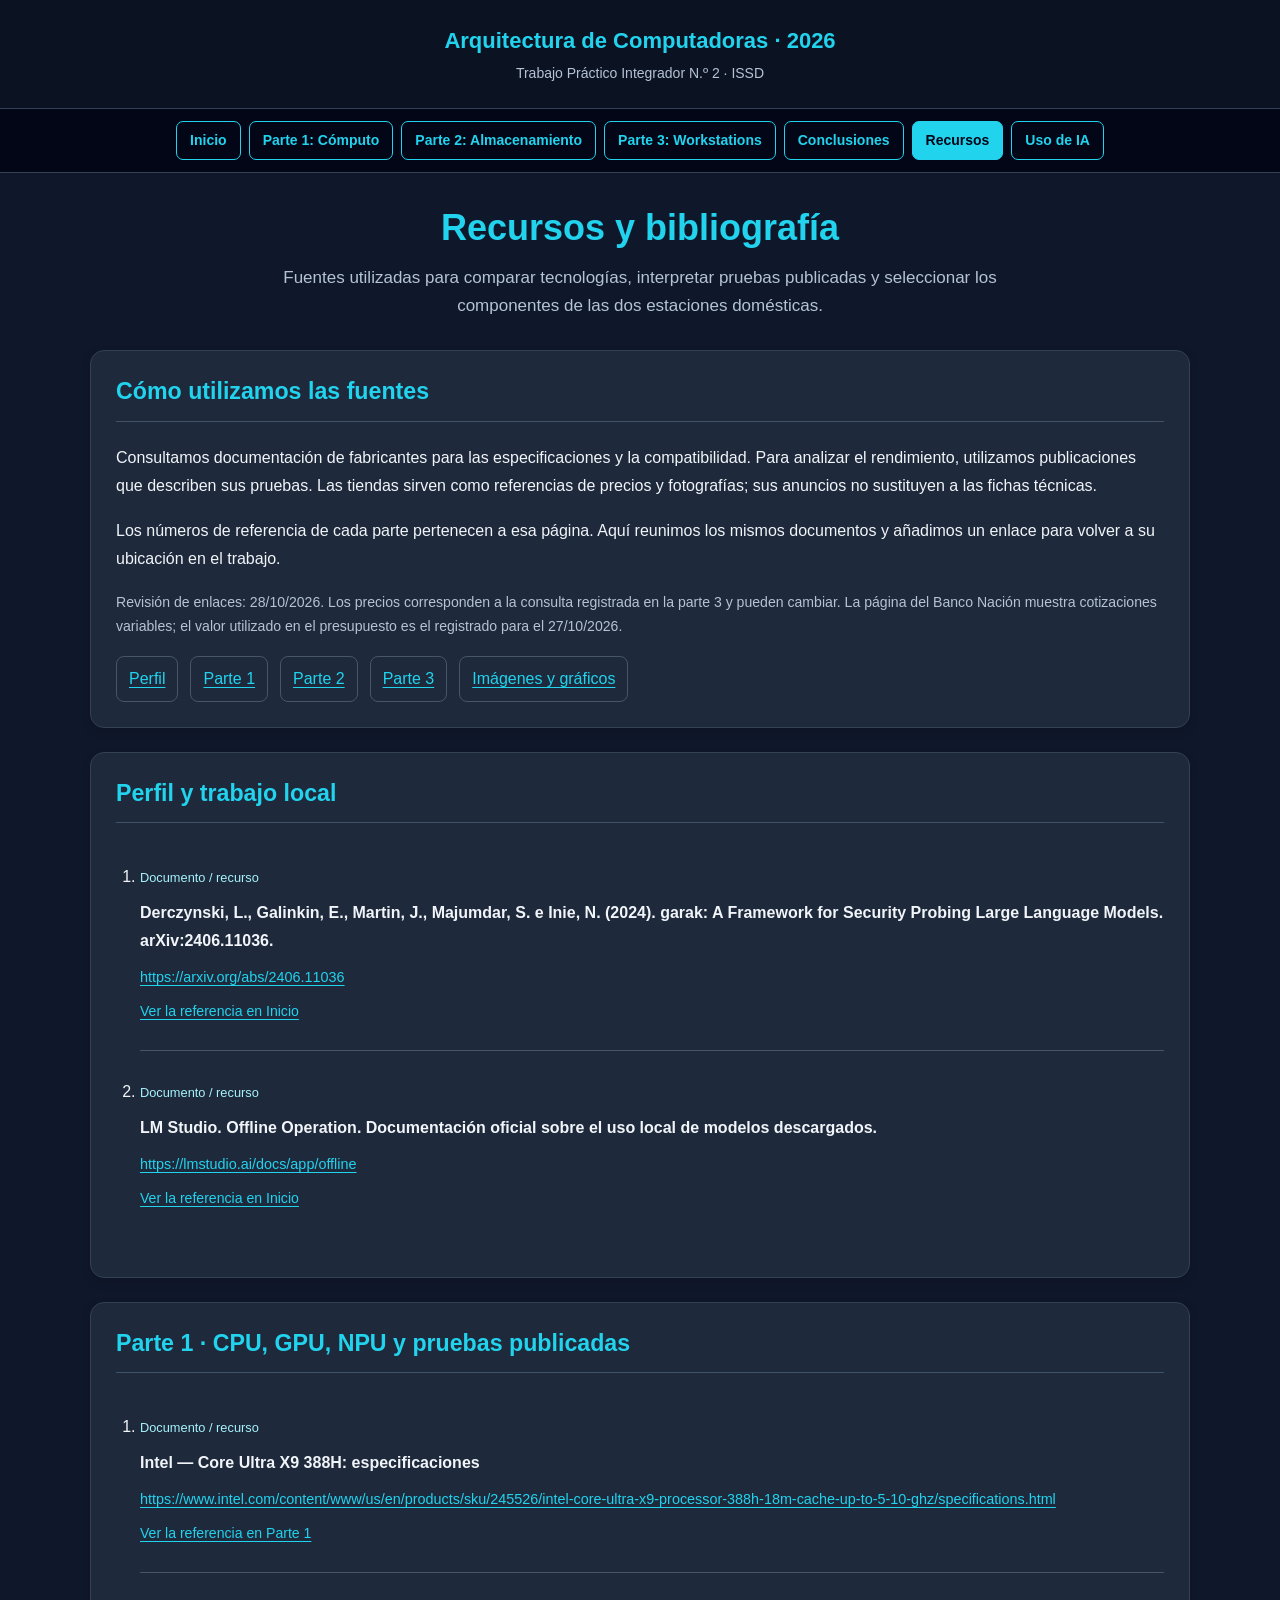
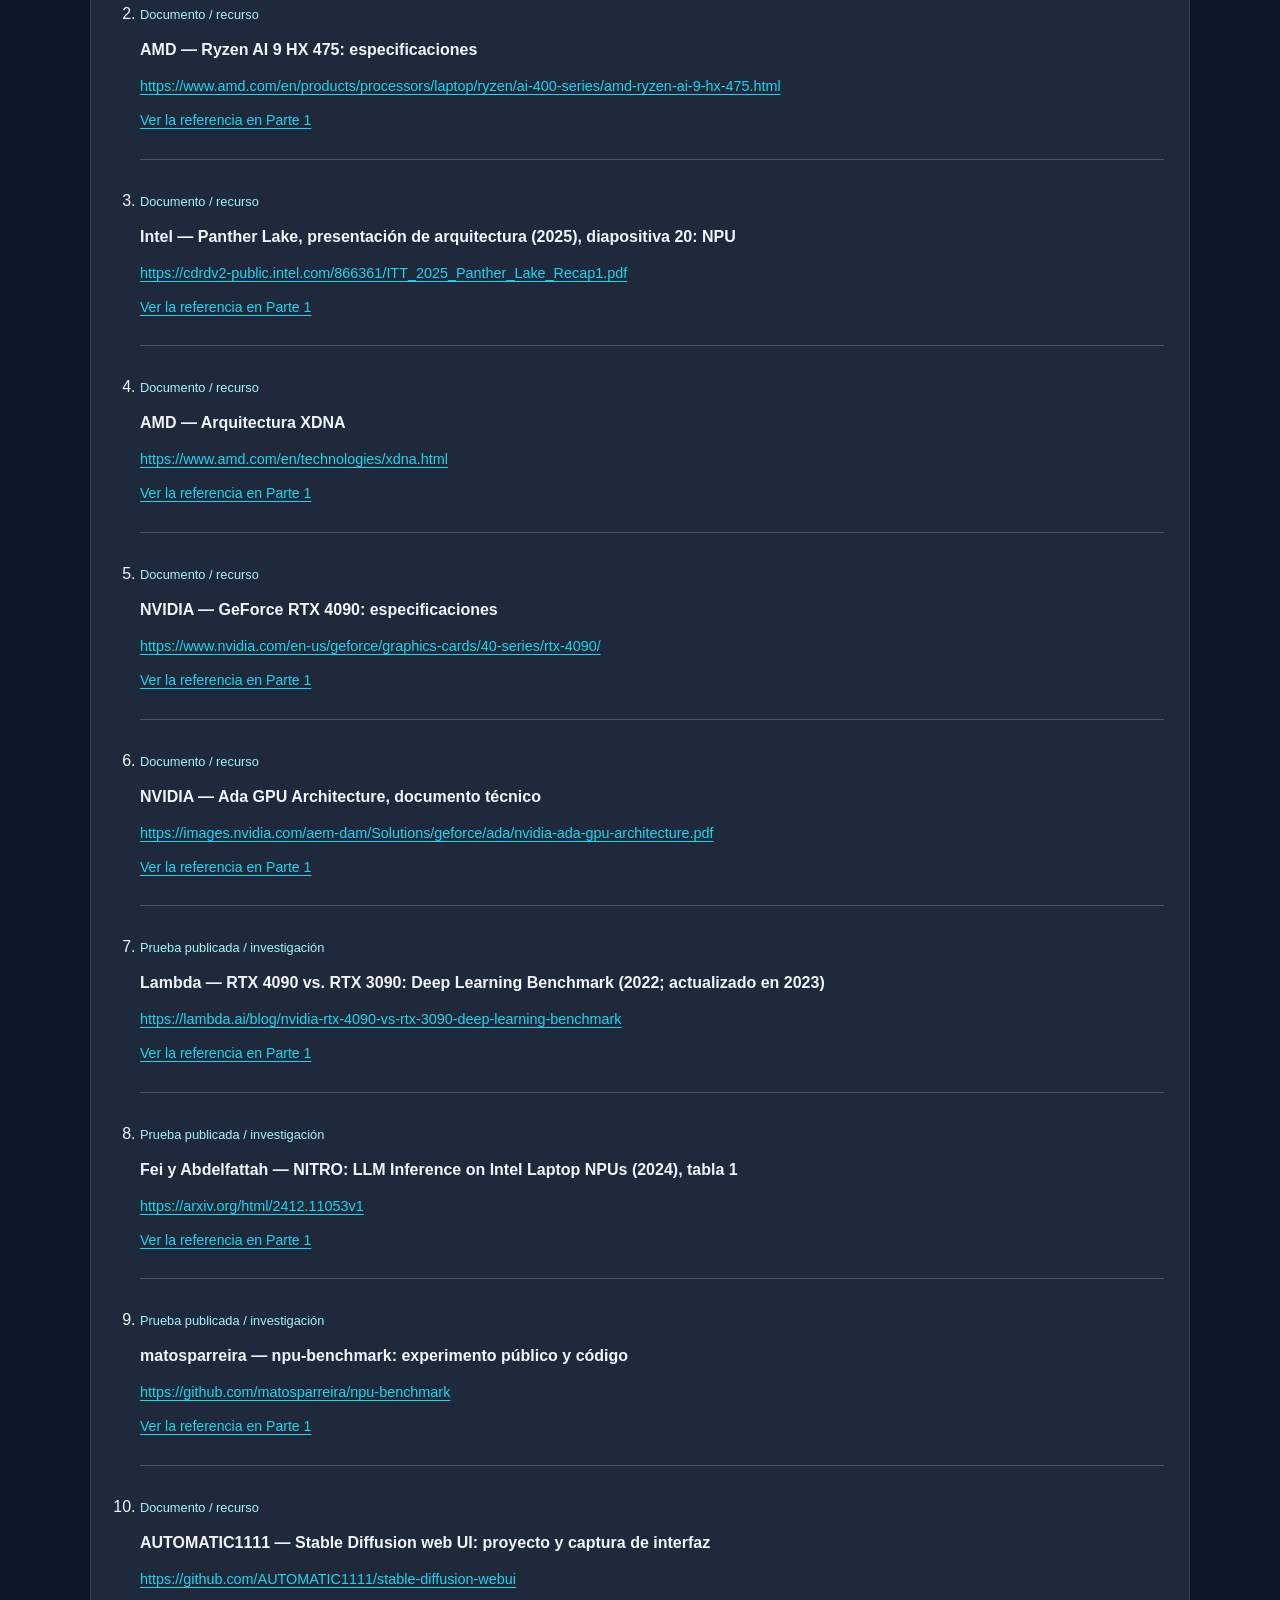
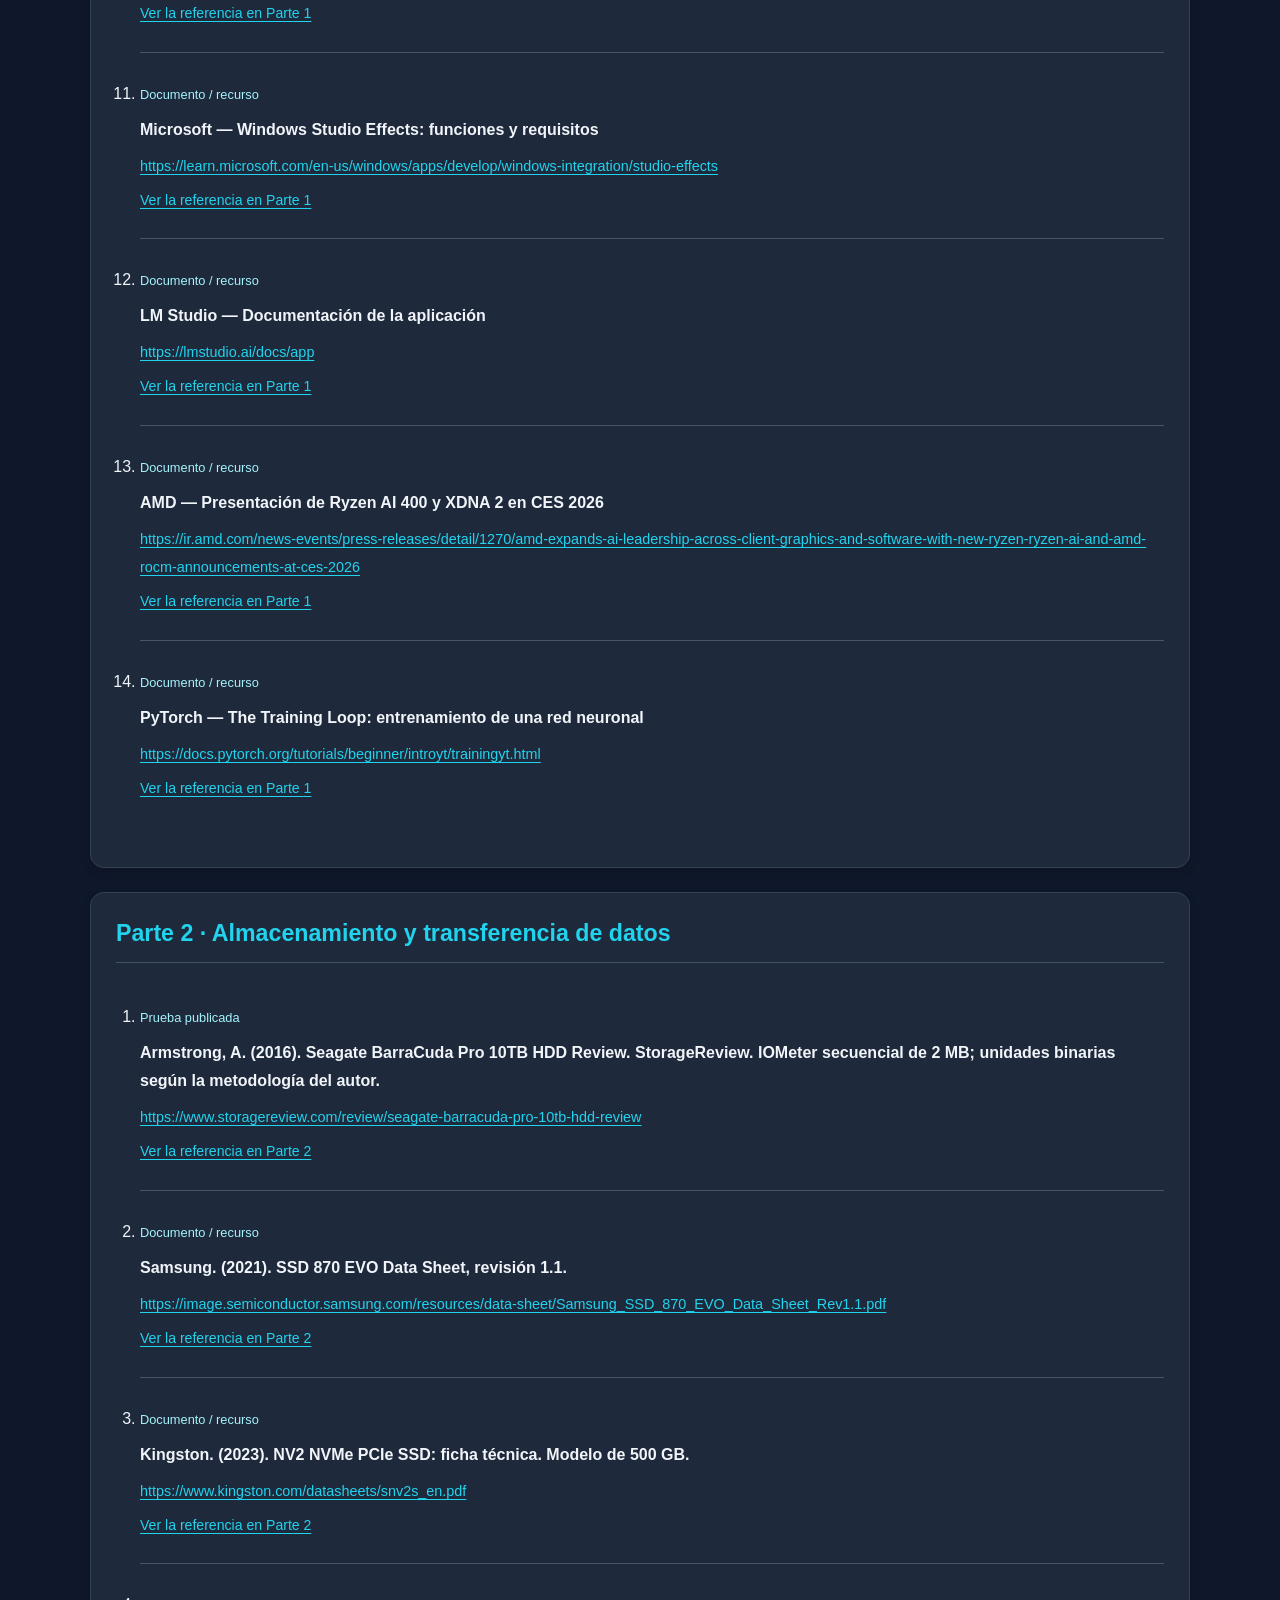
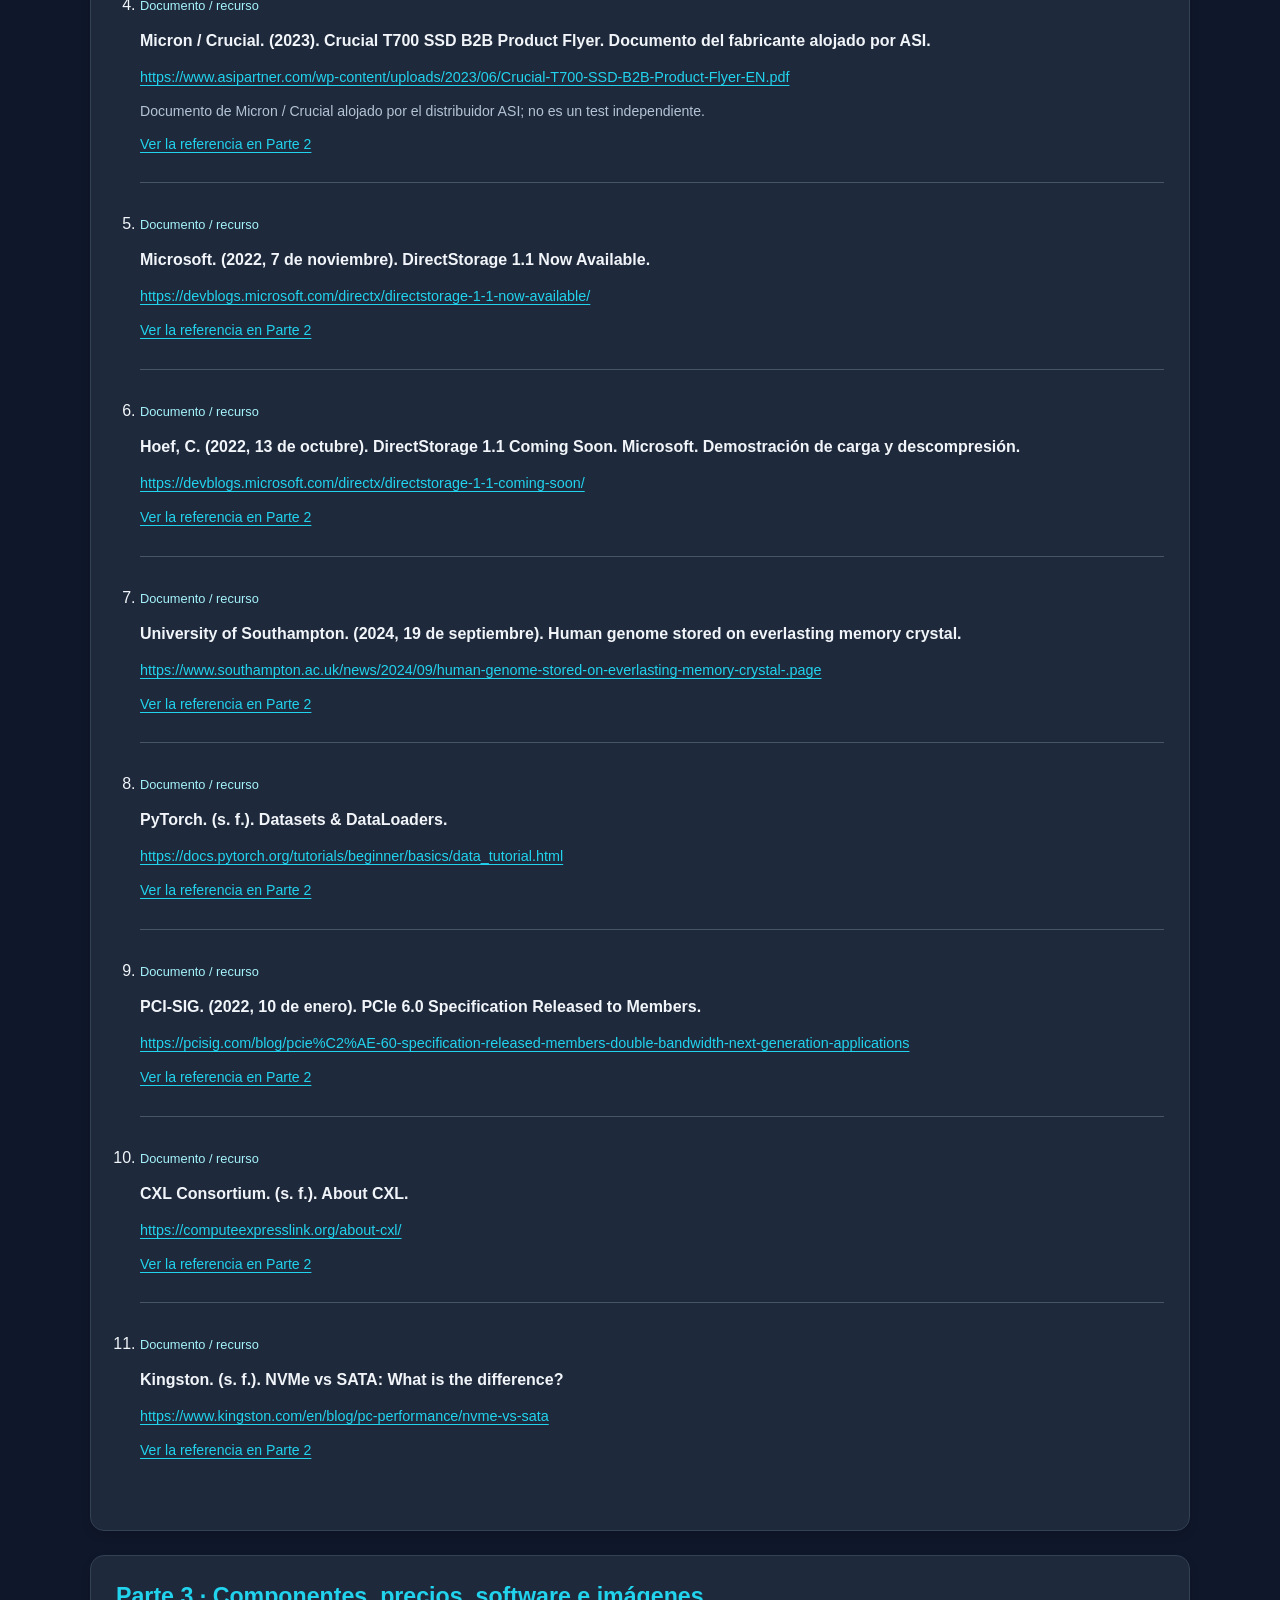
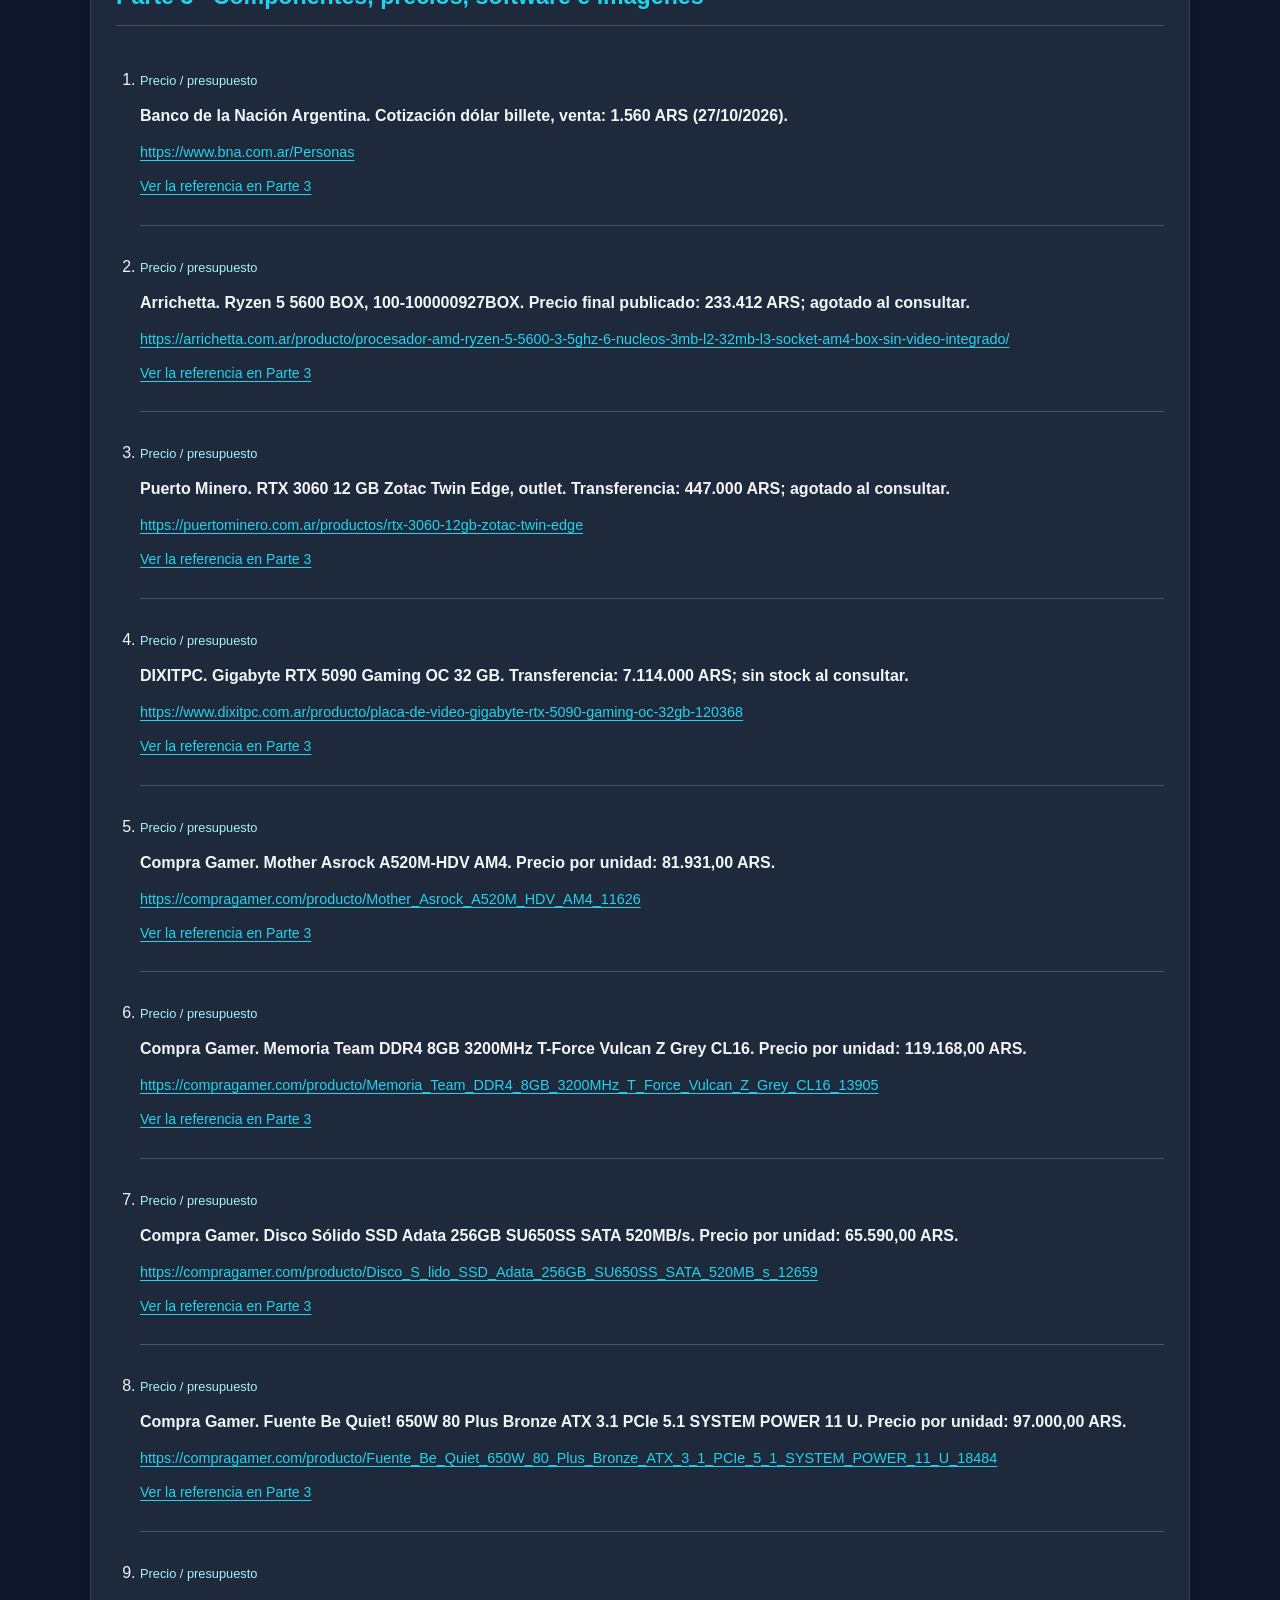
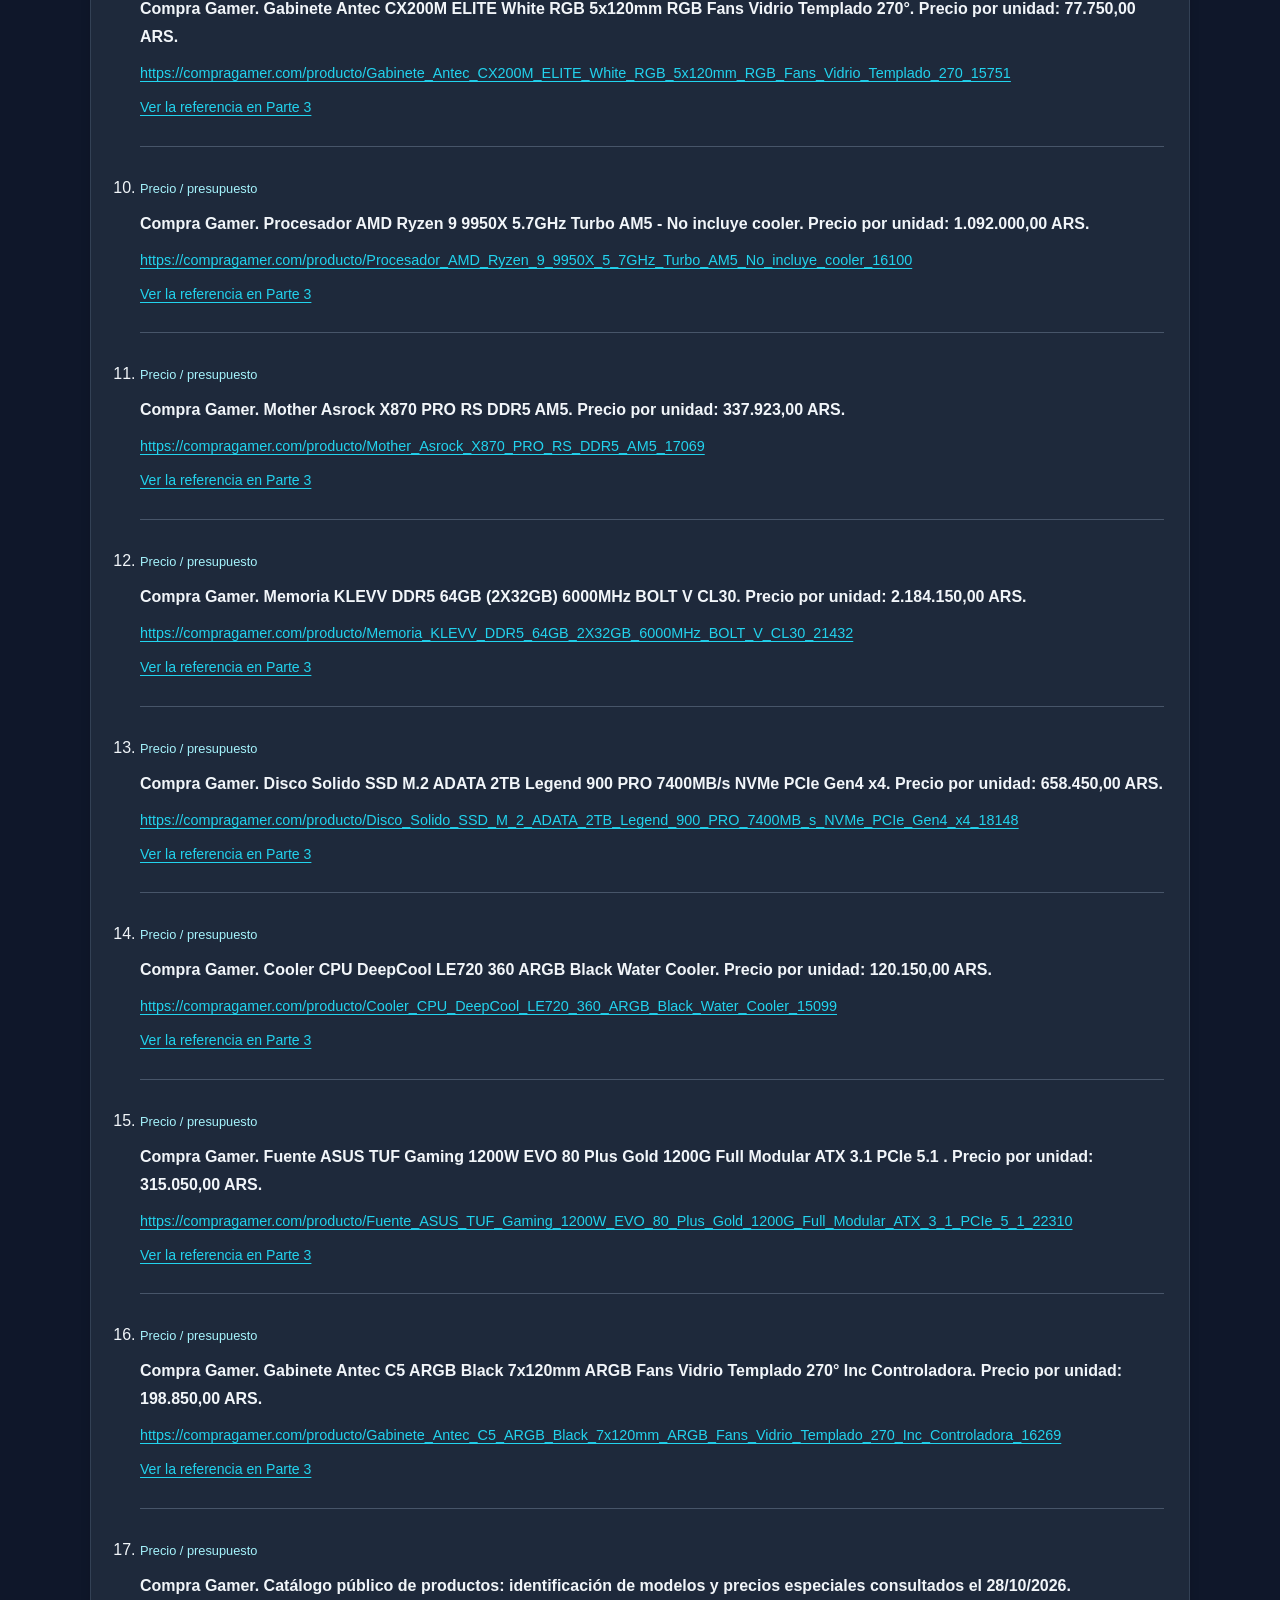
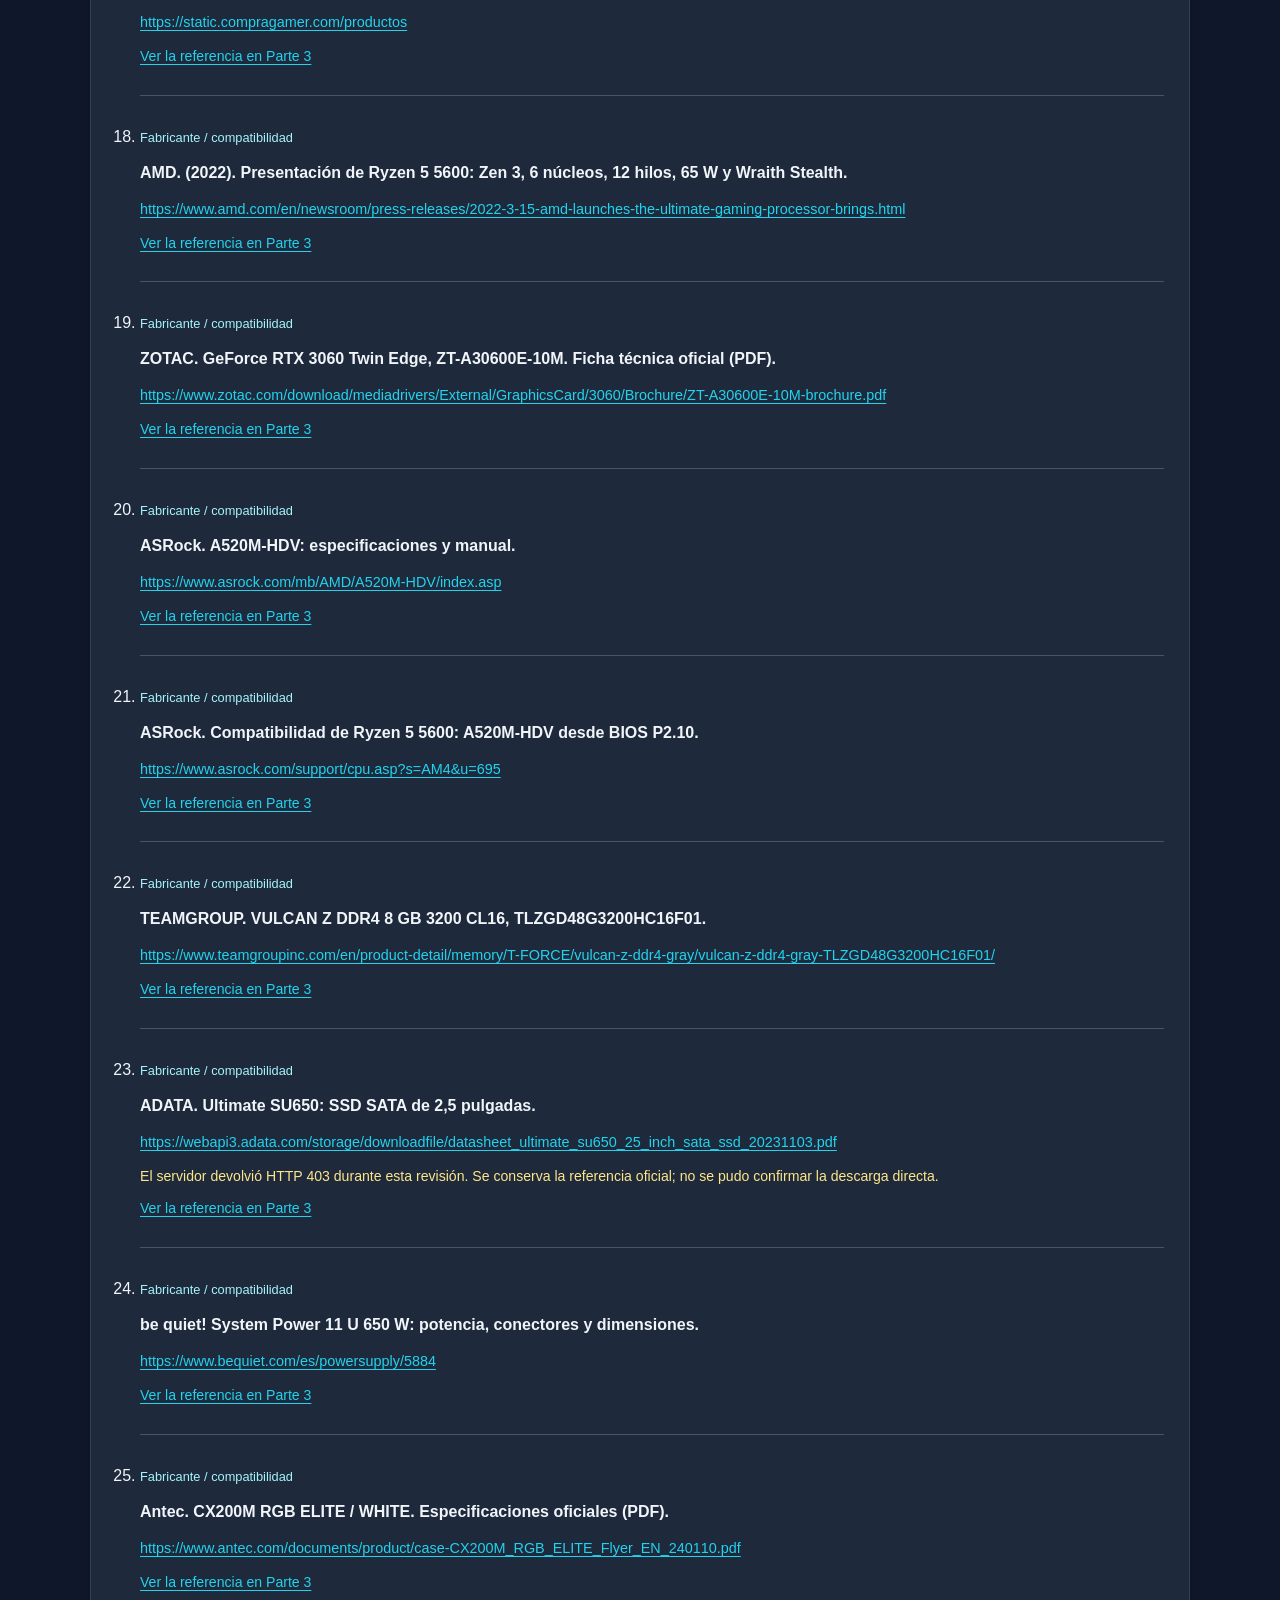
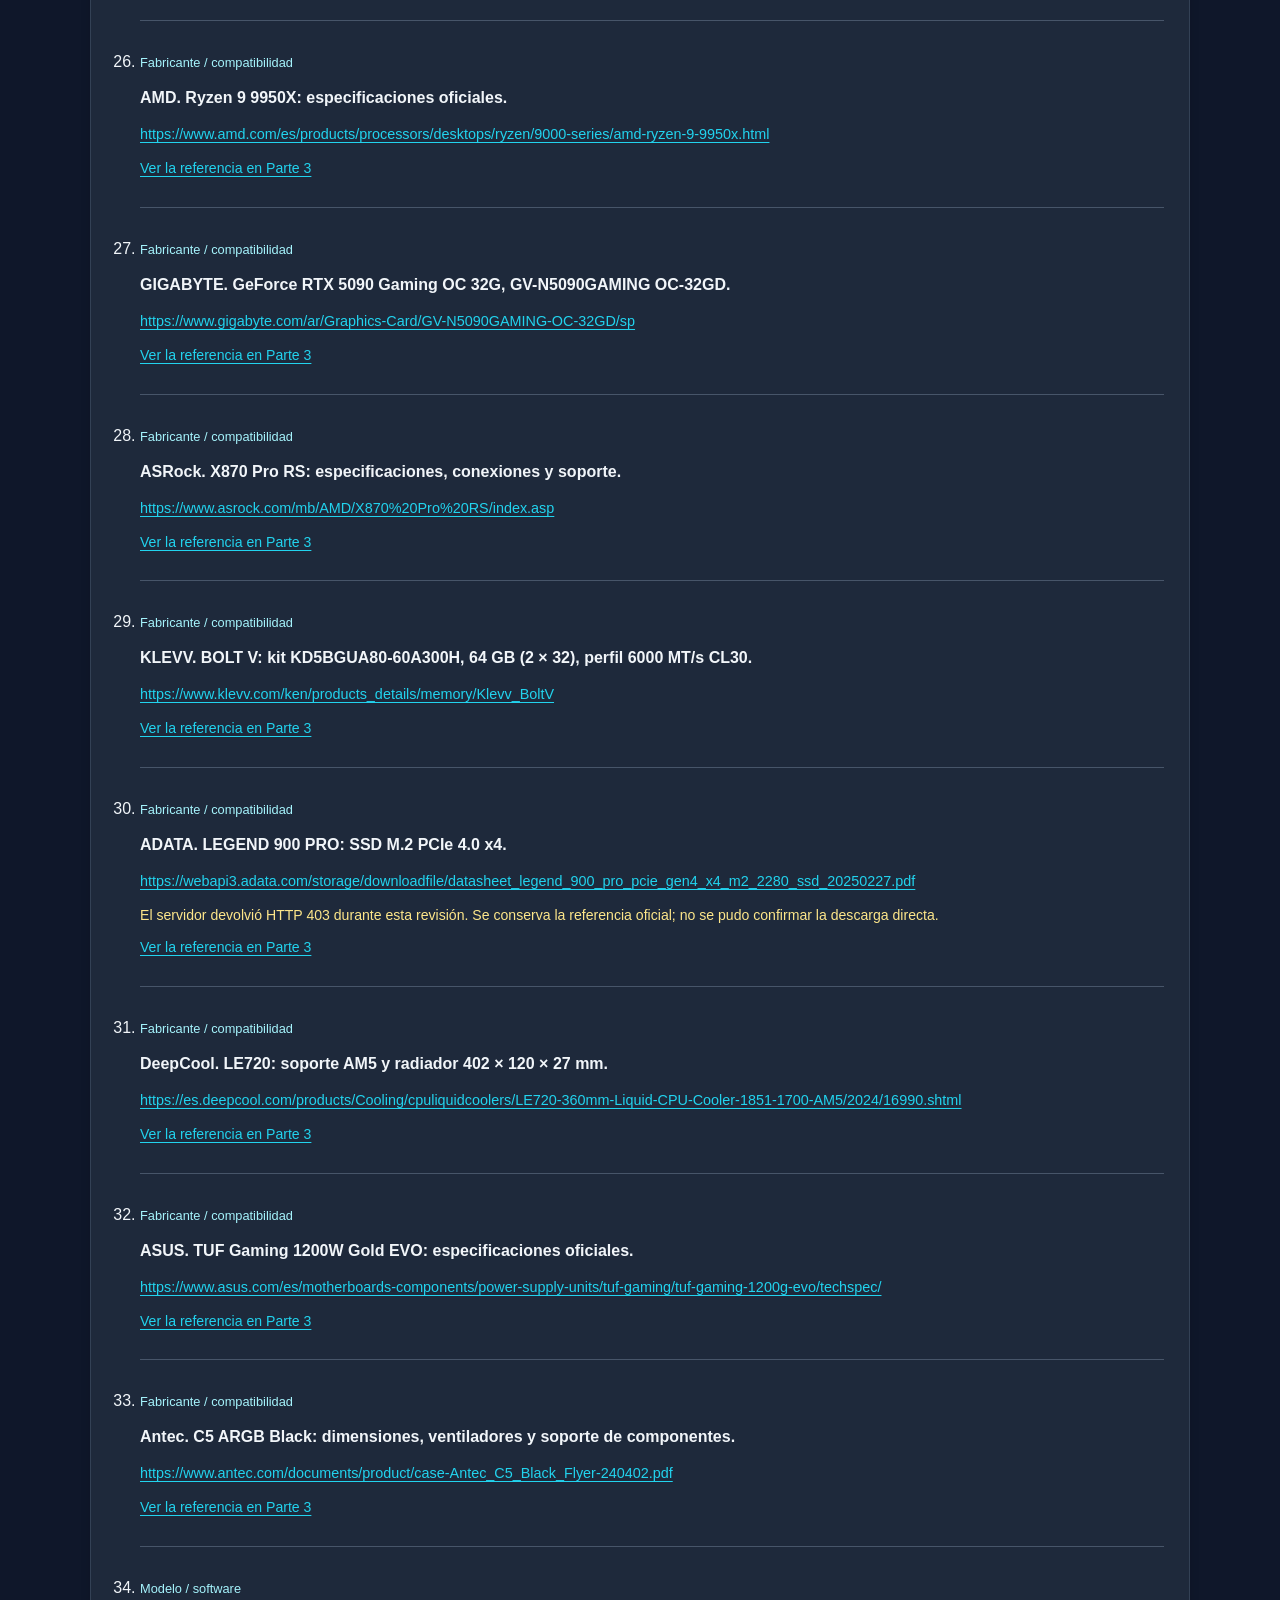
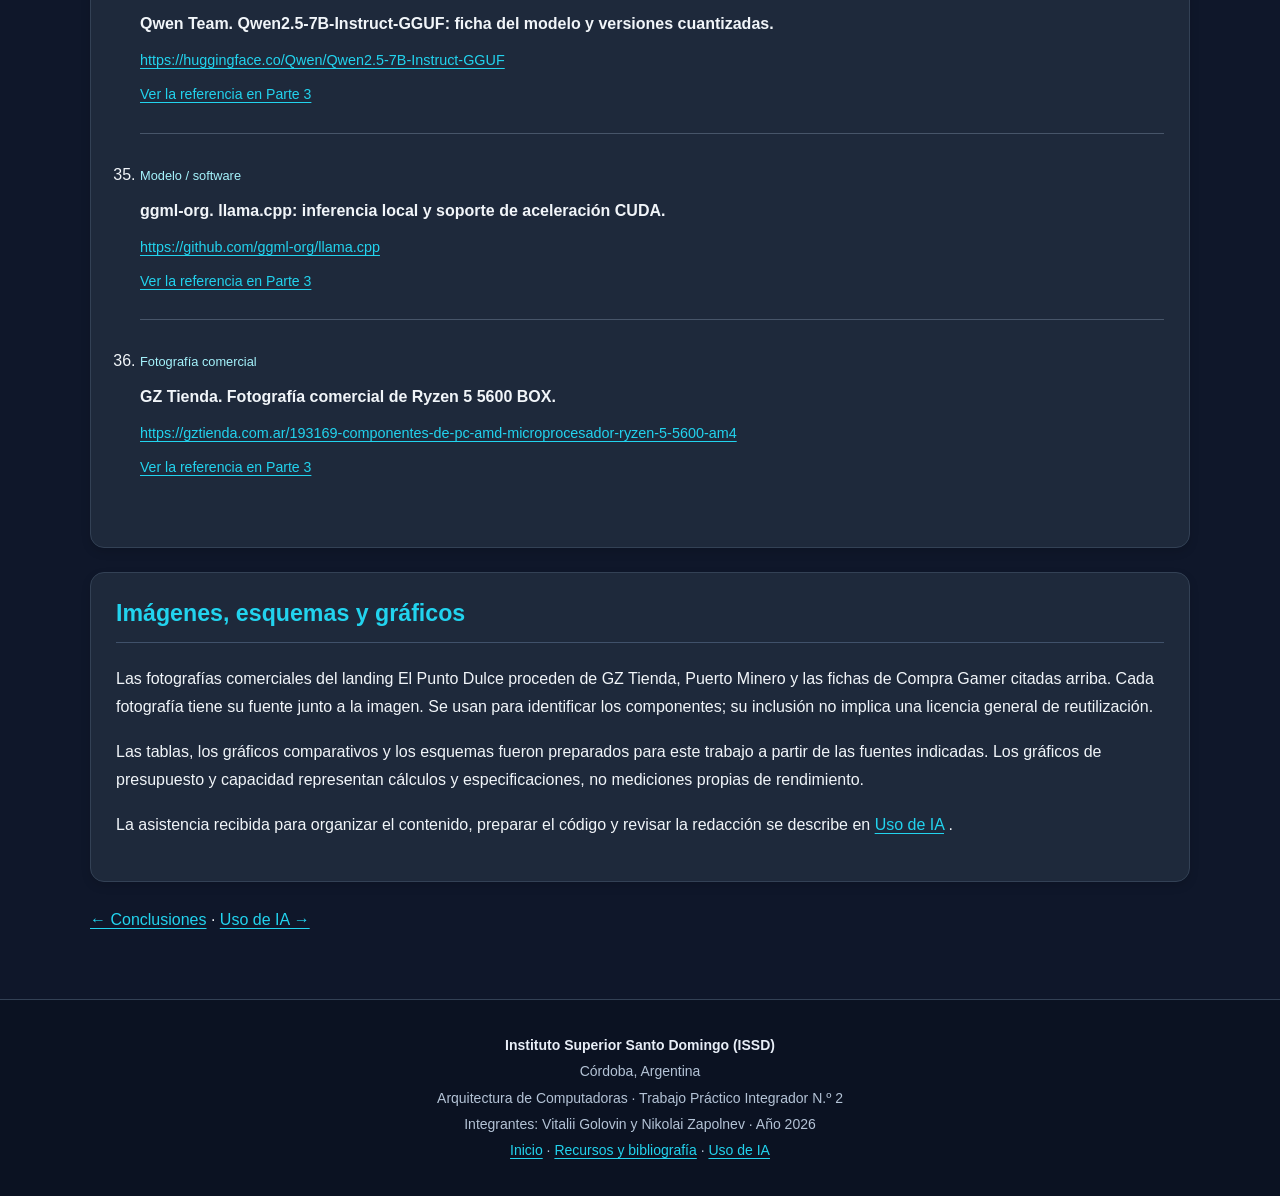
<file: resources.html>
<!DOCTYPE html>

<html lang="es">
<head>
<meta charset="utf-8"/>
<meta content="width=device-width,initial-scale=1" name="viewport"/>
<meta content="Vitalii Golovin y Nikolai Zapolnev" name="author"/>
<title>
   Recursos y bibliografía | TP 2 · ISSD
  </title>
<style>
   :root{color-scheme:dark;--bg:#0f172a;--card:#1e293b;--ink:#f1f5f9;--muted:#b8c6d9;--accent:#22d3ee;--border:#40516a}
    *{box-sizing:border-box}html{scroll-behavior:smooth;scroll-padding-top:110px}
    body{margin:0;background:var(--bg);color:var(--ink);font:16px/1.75 Arial,Helvetica,sans-serif}
    a{color:var(--accent);text-underline-offset:3px}a:hover{color:#a5f3fc}
    a:focus-visible,summary:focus-visible,[tabindex]:focus-visible{outline:3px solid #fbbf24;outline-offset:5px}
    .skip{position:fixed;top:-100px;left:16px;z-index:20;background:#fff;color:#111;padding:10px}.skip:focus{top:8px}
    .site-nav{position:sticky;top:0;z-index:10;background:#020617;border-bottom:1px solid var(--border);padding:12px 16px}
    .site-nav ul{list-style:none;display:flex;justify-content:center;flex-wrap:wrap;gap:8px;margin:0;padding:0}
    .site-nav a{display:block;padding:7px 12px;border:1px solid #06b6d4;border-radius:6px;text-decoration:none;font-size:.85rem;font-weight:bold}
    .site-nav a[aria-current="page"]{background:#06b6d4;color:#02131d}
    main{max-width:1080px;margin:auto;padding:30px 20px 48px}
    h1,h2,h3{line-height:1.3}h1{font-size:clamp(1.65rem,4vw,2.25rem);text-align:center;margin:12px 0 30px;color:var(--accent)}
    h2{font-size:1.45rem;color:var(--accent);margin:0 0 22px;padding-bottom:14px;border-bottom:1px solid var(--border)}
    h3{font-size:1.1rem;color:#a5f3fc;margin:28px 0 12px}p{margin:0 0 17px}li{margin-bottom:9px}
    section{background:var(--card);border:1px solid var(--border);border-radius:12px;padding:28px;margin-bottom:24px;box-shadow:0 4px 10px #0002}
    .questions a{text-decoration:none}.questions li{padding-left:3px}
    .table-scroll{overflow-x:auto;margin:20px 0}table{width:100%;border-collapse:collapse;min-width:600px;font-size:.94rem}
    caption{text-align:left;color:var(--muted);padding:0 0 10px;font-size:.9rem}
    th,td{border:1px solid var(--border);padding:12px 14px;text-align:left;vertical-align:top}thead th{background:#101a2c;color:#67e8f9}tbody th{font-weight:normal}
    .note{background:#111d30;border-left:3px solid #22d3ee;padding:16px 20px;margin:22px 0}.note p:last-child{margin-bottom:0}
    .small,figcaption{font-size:.88rem;color:var(--muted)}.ref{font-size:.8em;white-space:nowrap}
    figure{margin:24px 0;background:#101a2c;border:1px solid var(--border);border-radius:10px;padding:18px}
    figcaption{margin-top:12px;line-height:1.55}svg{display:block;width:100%;height:auto}svg text{fill:#edf5ff;font-family:Arial,Helvetica,sans-serif;font-size:17px}
    svg .label{fill:#67e8f9;font-weight:bold;font-size:18px}svg .box{fill:#183447;stroke:#22d3ee;stroke-width:1.5}svg .soft{fill:#1e293b;stroke:#64748b}
    svg .wire{fill:none;stroke:#67e8f9;stroke-width:2}svg .group{fill:none;stroke:#64748b;stroke-dasharray:6 5}svg .axis{stroke:#94a3b8;fill:none}
    .gallery{display:grid;grid-template-columns:repeat(3,minmax(0,1fr));gap:18px}.gallery figure{margin:0;padding:14px}.gallery img{display:block;width:100%;height:170px;object-fit:contain;background:#0b1220;border-radius:5px}
    .gallery h3{margin:16px 0 10px}.gallery p{font-size:.94rem}.gallery figcaption{border-top:1px solid var(--border);padding-top:10px}
    details{margin:20px 0;padding:15px 18px;background:#111d30;border:1px solid var(--border);border-radius:8px}summary{cursor:pointer;color:#a5f3fc;font-weight:bold}details[open] summary{margin-bottom:15px}
    .sources li{padding-left:4px;margin-bottom:13px;overflow-wrap:anywhere}.sources:target{scroll-margin-top:120px}li[id^="fuente-"]:target{background:#164e63;outline:5px solid #164e63}
    .page-next{text-align:right;margin-top:25px}.site-footer{background:#020617;border-top:1px solid var(--border);text-align:center;padding:28px 20px;color:var(--muted);font-size:.9rem}.site-footer p{margin:3px 0}.site-footer strong{color:var(--ink)}
    @media(max-width:740px){.site-nav{position:static}.site-nav a{font-size:.75rem;padding:6px 9px}html{scroll-padding-top:18px}main{padding:22px 12px}section{padding:20px 16px}.gallery{grid-template-columns:1fr}.gallery img{height:auto;max-height:330px}figure{padding:10px}.diagram{overflow:auto}.diagram svg{min-width:620px}}
    @media(prefers-reduced-motion:reduce){html{scroll-behavior:auto}}
    @media print{body{background:white;color:#111;font-size:11pt}.site-nav,.skip,.page-next{display:none}main{max-width:none;padding:0}section{background:white;box-shadow:none;border:1px solid #ccc;break-inside:auto}h1,h2,h3,a{color:#164e63}p,td,th,figcaption,.small{color:#111}thead th,.note,details{background:#eee}figure{break-inside:avoid;background:#101a2c}.table-scroll{overflow:visible}table{min-width:0}.site-footer{background:white;color:#111}.site-footer strong{color:#111}}
  
.bibliography{padding-left:24px}.bibliography li{padding:18px 0;border-bottom:1px solid #475569;scroll-margin-top:140px}.bibliography li:last-child{border:0}.bibliography p{margin:8px 0}.source-url{overflow-wrap:anywhere;font-size:.9rem}.source-type{font-size:.8rem;color:#a5f3fc}.access-note{font-size:.88rem;color:#fde68a}.legacy-anchor{scroll-margin-top:140px}li:target{background:#164e63;padding:18px 12px}.contents{display:flex;gap:12px;flex-wrap:wrap}.contents a{border:1px solid #475569;border-radius:8px;padding:8px 12px}.small{font-size:.88rem;color:#b4c3d6}main{max-width:1050px;margin:auto;padding:30px 20px}section.card{margin:24px 0;padding:25px;background:#1e293b;border:1px solid #334155;border-radius:14px}@media(max-width:700px){section.card{padding:18px}.bibliography{padding-left:20px}}
@media print{section.card{background:white!important;color:black!important;box-shadow:none}.source-type,.access-note,.small{color:black!important}li:target{background:white!important}.contents{display:none}}
  </style>
<style id="academic-common-style">
   /* Presentación común de las siete páginas académicas. */
html { scroll-padding-top: 110px; }
header.academic-masthead { margin:0; padding:26px 20px 24px; text-align:center; background:#0b1222; border-bottom:1px solid #334155; color:#e8eef7; font-family:Arial,Helvetica,sans-serif; }
header.academic-masthead .academic-course { margin:0; padding:0; color:#22d3ee; font-size:22px; font-weight:700; line-height:1.4; letter-spacing:0; }
header.academic-masthead .academic-work { margin:6px 0 0; padding:0; color:#b4c3d6; font-size:14px; line-height:1.5; }
nav.academic-nav { position:sticky; top:0; z-index:50; margin:0; padding:12px 16px; background:#020617; border-bottom:1px solid #334155; font-family:Arial,Helvetica,sans-serif; }
nav.academic-nav ul { display:flex; flex-wrap:wrap; justify-content:center; gap:8px; list-style:none; padding:0; margin:0; }
nav.academic-nav li { padding:0; margin:0; }
nav.academic-nav a { display:block; padding:9px 13px; border:1px solid #22d3ee; border-radius:7px; font-size:14px; font-weight:600; line-height:1.4; color:#22d3ee; text-decoration:none; background:transparent; }
nav.academic-nav a:hover,nav.academic-nav a[aria-current="page"] { color:#020617; background:#22d3ee; }
nav.academic-nav a:focus-visible { outline:3px solid #fbbf24; outline-offset:3px; }
main#contenido { width:calc(100% - 40px); max-width:1100px; margin:0 auto; padding:32px 0 48px; }
main#contenido > header.academic-page-header { margin:0 0 30px; padding:0; text-align:center; background:none; border:0; box-shadow:none; }
header.academic-page-header h1 { margin:0; padding:0; color:#22d3ee; font-size:clamp(26px,3vw,36px); line-height:1.25; border:0; text-align:center; }
header.academic-page-header p { max-width:760px; margin:14px auto 0; color:#b4c3d6; font-size:17px; line-height:1.65; text-align:center; }
footer.academic-common-footer { margin:0; padding:30px 20px; border-top:1px solid #334155; text-align:center; background:#0b1222; color:#b4c3d6; font-family:Arial,Helvetica,sans-serif; font-size:14px; line-height:1.6; }
footer.academic-common-footer p { margin:4px 0; }
footer.academic-common-footer strong { color:#e8eef7; }
footer.academic-common-footer a { color:#22d3ee; }
@media(max-width:600px) { header.academic-masthead{padding:20px 16px;} header.academic-masthead .academic-course{font-size:20px;} nav.academic-nav{position:relative;padding:10px;} nav.academic-nav ul{gap:6px;} nav.academic-nav a{padding:8px 10px;font-size:13px;} main#contenido{width:calc(100% - 28px);padding-top:24px;} html{scroll-padding-top:16px;} }
@media print { header.academic-masthead,footer.academic-common-footer{background:white;color:black;} nav.academic-nav{display:none;} main#contenido{width:100%;max-width:none;} }
  </style>
</head>
<body>
<a class="skip" href="#contenido">Saltar al contenido</a>
<header class="academic-masthead">
<p class="academic-course">Arquitectura de Computadoras · 2026</p>
<p class="academic-work">Trabajo Práctico Integrador N.º 2 · ISSD</p>
</header>
<nav aria-label="Navegación principal" class="academic-nav">
<ul>
<li>
<a href="index.html">Inicio</a>
</li>
<li>
<a href="part1.html">Parte 1: Cómputo</a>
</li>
<li>
<a href="part2.html">Parte 2: Almacenamiento</a>
</li>
<li>
<a href="part3.html">Parte 3: Workstations</a>
</li>
<li>
<a href="conclusions.html">Conclusiones</a>
</li>
<li>
<a aria-current="page" href="resources.html">Recursos</a>
</li>
<li>
<a href="prompts.html">Uso de IA</a>
</li>
</ul>
</nav>
<main id="contenido">
<header class="academic-page-header">
<h1>Recursos y bibliografía</h1>
<p>Fuentes utilizadas para comparar tecnologías, interpretar pruebas publicadas y seleccionar los componentes de las dos estaciones domésticas.</p>
</header>
<section class="card">
<h2>Cómo utilizamos las fuentes</h2>
<p>Consultamos documentación de fabricantes para las especificaciones y la compatibilidad. Para analizar el rendimiento, utilizamos publicaciones que describen sus pruebas. Las tiendas sirven como referencias de precios y fotografías; sus anuncios no sustituyen a las fichas técnicas.</p>
<p>Los números de referencia de cada parte pertenecen a esa página. Aquí reunimos los mismos documentos y añadimos un enlace para volver a su ubicación en el trabajo.</p>
<p class="small">Revisión de enlaces: 28/10/2026. Los precios corresponden a la consulta registrada en la parte 3 y pueden cambiar. La página del Banco Nación muestra cotizaciones variables; el valor utilizado en el presupuesto es el registrado para el 27/10/2026.</p>
<nav aria-label="Secciones de la bibliografía" class="contents">
<a href="#perfil">Perfil</a>
<a href="#computo">Parte 1</a>
<a href="#almacenamiento">Parte 2</a>
<a href="#estaciones">Parte 3</a>
<a href="#imagenes">Imágenes y gráficos</a>
</nav>
</section>
<section class="card" id="perfil">
<h2>Perfil y trabajo local</h2>
<ol class="bibliography">
<li id="ref-11">
<span class="source-type">Documento / recurso</span>
<p>
<strong>Derczynski, L., Galinkin, E., Martin, J., Majumdar, S. e Inie, N. (2024). garak: A Framework for Security Probing Large Language Models. arXiv:2406.11036.</strong>
</p>
<a class="source-url" href="https://arxiv.org/abs/2406.11036" rel="noopener noreferrer" target="_blank">https://arxiv.org/abs/2406.11036</a>
<p class="small">
<a href="index.html">Ver la referencia en Inicio</a>
</p>
</li>
<li id="ref-14">
<span class="source-type">Documento / recurso</span>
<p>
<strong>LM Studio. Offline Operation. Documentación oficial sobre el uso local de modelos descargados.</strong>
</p>
<a class="source-url" href="https://lmstudio.ai/docs/app/offline" rel="noopener noreferrer" target="_blank">https://lmstudio.ai/docs/app/offline</a>
<p class="small">
<a href="index.html">Ver la referencia en Inicio</a>
</p>
</li>
</ol>
</section>
<section class="card" id="computo">
<h2>Parte 1 · CPU, GPU, NPU y pruebas publicadas</h2>
<ol class="bibliography">
<li id="part1-fuente-1">
<span class="source-type">Documento / recurso</span>
<p>
<strong>Intel — Core Ultra X9 388H: especificaciones</strong>
</p>
<a class="source-url" href="https://www.intel.com/content/www/us/en/products/sku/245526/intel-core-ultra-x9-processor-388h-18m-cache-up-to-5-10-ghz/specifications.html" rel="noopener noreferrer" target="_blank">https://www.intel.com/content/www/us/en/products/sku/245526/intel-core-ultra-x9-processor-388h-18m-cache-up-to-5-10-ghz/specifications.html</a>
<p class="small">
<a href="part1.html#fuente-1">Ver la referencia en Parte 1</a>
</p>
</li>
<li id="part1-fuente-2">
<span class="source-type">Documento / recurso</span>
<p>
<strong>AMD — Ryzen AI 9 HX 475: especificaciones</strong>
</p>
<a class="source-url" href="https://www.amd.com/en/products/processors/laptop/ryzen/ai-400-series/amd-ryzen-ai-9-hx-475.html" rel="noopener noreferrer" target="_blank">https://www.amd.com/en/products/processors/laptop/ryzen/ai-400-series/amd-ryzen-ai-9-hx-475.html</a>
<p class="small">
<a href="part1.html#fuente-2">Ver la referencia en Parte 1</a>
</p>
</li>
<li id="part1-fuente-3">
<span class="source-type">Documento / recurso</span>
<p>
<strong>Intel — Panther Lake, presentación de arquitectura (2025), diapositiva 20: NPU</strong>
</p>
<a class="source-url" href="https://cdrdv2-public.intel.com/866361/ITT_2025_Panther_Lake_Recap1.pdf" rel="noopener noreferrer" target="_blank">https://cdrdv2-public.intel.com/866361/ITT_2025_Panther_Lake_Recap1.pdf</a>
<p class="small">
<a href="part1.html#fuente-3">Ver la referencia en Parte 1</a>
</p>
</li>
<li id="part1-fuente-4">
<span class="source-type">Documento / recurso</span>
<p>
<strong>AMD — Arquitectura XDNA</strong>
</p>
<a class="source-url" href="https://www.amd.com/en/technologies/xdna.html" rel="noopener noreferrer" target="_blank">https://www.amd.com/en/technologies/xdna.html</a>
<p class="small">
<a href="part1.html#fuente-4">Ver la referencia en Parte 1</a>
</p>
</li>
<li id="part1-fuente-5">
<span class="source-type">Documento / recurso</span>
<p>
<strong>NVIDIA — GeForce RTX 4090: especificaciones</strong>
</p>
<a class="source-url" href="https://www.nvidia.com/en-us/geforce/graphics-cards/40-series/rtx-4090/" rel="noopener noreferrer" target="_blank">https://www.nvidia.com/en-us/geforce/graphics-cards/40-series/rtx-4090/</a>
<p class="small">
<a href="part1.html#fuente-5">Ver la referencia en Parte 1</a>
</p>
</li>
<li id="part1-fuente-6">
<span class="source-type">Documento / recurso</span>
<p>
<strong>NVIDIA — Ada GPU Architecture, documento técnico</strong>
</p>
<a class="source-url" href="https://images.nvidia.com/aem-dam/Solutions/geforce/ada/nvidia-ada-gpu-architecture.pdf" rel="noopener noreferrer" target="_blank">https://images.nvidia.com/aem-dam/Solutions/geforce/ada/nvidia-ada-gpu-architecture.pdf</a>
<p class="small">
<a href="part1.html#fuente-6">Ver la referencia en Parte 1</a>
</p>
</li>
<li id="part1-fuente-7">
<span class="legacy-anchor" id="ref-44"></span>
<span class="source-type">Prueba publicada / investigación</span>
<p>
<strong>Lambda — RTX 4090 vs. RTX 3090: Deep Learning Benchmark (2022; actualizado en 2023)</strong>
</p>
<a class="source-url" href="https://lambda.ai/blog/nvidia-rtx-4090-vs-rtx-3090-deep-learning-benchmark" rel="noopener noreferrer" target="_blank">https://lambda.ai/blog/nvidia-rtx-4090-vs-rtx-3090-deep-learning-benchmark</a>
<p class="small">
<a href="part1.html#fuente-7">Ver la referencia en Parte 1</a>
</p>
</li>
<li id="part1-fuente-8">
<span class="source-type">Prueba publicada / investigación</span>
<p>
<strong>Fei y Abdelfattah — NITRO: LLM Inference on Intel Laptop NPUs (2024), tabla 1</strong>
</p>
<a class="source-url" href="https://arxiv.org/html/2412.11053v1" rel="noopener noreferrer" target="_blank">https://arxiv.org/html/2412.11053v1</a>
<p class="small">
<a href="part1.html#fuente-8">Ver la referencia en Parte 1</a>
</p>
</li>
<li id="part1-fuente-9">
<span class="source-type">Prueba publicada / investigación</span>
<p>
<strong>matosparreira — npu-benchmark: experimento público y código</strong>
</p>
<a class="source-url" href="https://github.com/matosparreira/npu-benchmark" rel="noopener noreferrer" target="_blank">https://github.com/matosparreira/npu-benchmark</a>
<p class="small">
<a href="part1.html#fuente-9">Ver la referencia en Parte 1</a>
</p>
</li>
<li id="part1-fuente-10">
<span class="legacy-anchor" id="ref-46"></span>
<span class="source-type">Documento / recurso</span>
<p>
<strong>AUTOMATIC1111 — Stable Diffusion web UI: proyecto y captura de interfaz</strong>
</p>
<a class="source-url" href="https://github.com/AUTOMATIC1111/stable-diffusion-webui" rel="noopener noreferrer" target="_blank">https://github.com/AUTOMATIC1111/stable-diffusion-webui</a>
<p class="small">
<a href="part1.html#fuente-10">Ver la referencia en Parte 1</a>
</p>
</li>
<li id="part1-fuente-11">
<span class="legacy-anchor" id="ref-12"></span>
<span class="source-type">Documento / recurso</span>
<p>
<strong>Microsoft — Windows Studio Effects: funciones y requisitos</strong>
</p>
<a class="source-url" href="https://learn.microsoft.com/en-us/windows/apps/develop/windows-integration/studio-effects" rel="noopener noreferrer" target="_blank">https://learn.microsoft.com/en-us/windows/apps/develop/windows-integration/studio-effects</a>
<p class="small">
<a href="part1.html#fuente-11">Ver la referencia en Parte 1</a>
</p>
</li>
<li id="part1-fuente-12">
<span class="source-type">Documento / recurso</span>
<p>
<strong>LM Studio — Documentación de la aplicación</strong>
</p>
<a class="source-url" href="https://lmstudio.ai/docs/app" rel="noopener noreferrer" target="_blank">https://lmstudio.ai/docs/app</a>
<p class="small">
<a href="part1.html#fuente-12">Ver la referencia en Parte 1</a>
</p>
</li>
<li id="part1-fuente-13">
<span class="source-type">Documento / recurso</span>
<p>
<strong>AMD — Presentación de Ryzen AI 400 y XDNA 2 en CES 2026</strong>
</p>
<a class="source-url" href="https://ir.amd.com/news-events/press-releases/detail/1270/amd-expands-ai-leadership-across-client-graphics-and-software-with-new-ryzen-ryzen-ai-and-amd-rocm-announcements-at-ces-2026" rel="noopener noreferrer" target="_blank">https://ir.amd.com/news-events/press-releases/detail/1270/amd-expands-ai-leadership-across-client-graphics-and-software-with-new-ryzen-ryzen-ai-and-amd-rocm-announcements-at-ces-2026</a>
<p class="small">
<a href="part1.html#fuente-13">Ver la referencia en Parte 1</a>
</p>
</li>
<li id="part1-fuente-14">
<span class="source-type">Documento / recurso</span>
<p>
<strong>PyTorch — The Training Loop: entrenamiento de una red neuronal</strong>
</p>
<a class="source-url" href="https://docs.pytorch.org/tutorials/beginner/introyt/trainingyt.html" rel="noopener noreferrer" target="_blank">https://docs.pytorch.org/tutorials/beginner/introyt/trainingyt.html</a>
<p class="small">
<a href="part1.html#fuente-14">Ver la referencia en Parte 1</a>
</p>
</li>
</ol>
</section>
<section class="card" id="almacenamiento">
<h2>Parte 2 · Almacenamiento y transferencia de datos</h2>
<ol class="bibliography">
<li id="part2-fuente-1">
<span class="legacy-anchor" id="ref-16"></span>
<span class="source-type">Prueba publicada</span>
<p>
<strong>Armstrong, A. (2016). Seagate BarraCuda Pro 10TB HDD Review. StorageReview. IOMeter secuencial de 2 MB; unidades binarias según la metodología del autor.</strong>
</p>
<a class="source-url" href="https://www.storagereview.com/review/seagate-barracuda-pro-10tb-hdd-review" rel="noopener noreferrer" target="_blank">https://www.storagereview.com/review/seagate-barracuda-pro-10tb-hdd-review</a>
<p class="small">
<a href="part2.html#fuente-1">Ver la referencia en Parte 2</a>
</p>
</li>
<li id="part2-fuente-2">
<span class="legacy-anchor" id="ref-17"></span>
<span class="source-type">Documento / recurso</span>
<p>
<strong>Samsung. (2021). SSD 870 EVO Data Sheet, revisión 1.1.</strong>
</p>
<a class="source-url" href="https://image.semiconductor.samsung.com/resources/data-sheet/Samsung_SSD_870_EVO_Data_Sheet_Rev1.1.pdf" rel="noopener noreferrer" target="_blank">https://image.semiconductor.samsung.com/resources/data-sheet/Samsung_SSD_870_EVO_Data_Sheet_Rev1.1.pdf</a>
<p class="small">
<a href="part2.html#fuente-2">Ver la referencia en Parte 2</a>
</p>
</li>
<li id="part2-fuente-3">
<span class="legacy-anchor" id="ref-18"></span>
<span class="source-type">Documento / recurso</span>
<p>
<strong>Kingston. (2023). NV2 NVMe PCIe SSD: ficha técnica. Modelo de 500 GB.</strong>
</p>
<a class="source-url" href="https://www.kingston.com/datasheets/snv2s_en.pdf" rel="noopener noreferrer" target="_blank">https://www.kingston.com/datasheets/snv2s_en.pdf</a>
<p class="small">
<a href="part2.html#fuente-3">Ver la referencia en Parte 2</a>
</p>
</li>
<li id="part2-fuente-4">
<span class="source-type">Documento / recurso</span>
<p>
<strong>Micron / Crucial. (2023). Crucial T700 SSD B2B Product Flyer. Documento del fabricante alojado por ASI.</strong>
</p>
<a class="source-url" href="https://www.asipartner.com/wp-content/uploads/2023/06/Crucial-T700-SSD-B2B-Product-Flyer-EN.pdf" rel="noopener noreferrer" target="_blank">https://www.asipartner.com/wp-content/uploads/2023/06/Crucial-T700-SSD-B2B-Product-Flyer-EN.pdf</a>
<p class="small">Documento de Micron / Crucial alojado por el distribuidor ASI; no es un test independiente.</p>
<p class="small">
<a href="part2.html#fuente-4">Ver la referencia en Parte 2</a>
</p>
</li>
<li id="part2-fuente-5">
<span class="legacy-anchor" id="ref-21"></span>
<span class="source-type">Documento / recurso</span>
<p>
<strong>Microsoft. (2022, 7 de noviembre). DirectStorage 1.1 Now Available.</strong>
</p>
<a class="source-url" href="https://devblogs.microsoft.com/directx/directstorage-1-1-now-available/" rel="noopener noreferrer" target="_blank">https://devblogs.microsoft.com/directx/directstorage-1-1-now-available/</a>
<p class="small">
<a href="part2.html#fuente-5">Ver la referencia en Parte 2</a>
</p>
</li>
<li id="part2-fuente-6">
<span class="source-type">Documento / recurso</span>
<p>
<strong>Hoef, C. (2022, 13 de octubre). DirectStorage 1.1 Coming Soon. Microsoft. Demostración de carga y descompresión.</strong>
</p>
<a class="source-url" href="https://devblogs.microsoft.com/directx/directstorage-1-1-coming-soon/" rel="noopener noreferrer" target="_blank">https://devblogs.microsoft.com/directx/directstorage-1-1-coming-soon/</a>
<p class="small">
<a href="part2.html#fuente-6">Ver la referencia en Parte 2</a>
</p>
</li>
<li id="part2-fuente-7">
<span class="legacy-anchor" id="ref-23"></span>
<span class="source-type">Documento / recurso</span>
<p>
<strong>University of Southampton. (2024, 19 de septiembre). Human genome stored on everlasting memory crystal.</strong>
</p>
<a class="source-url" href="https://www.southampton.ac.uk/news/2024/09/human-genome-stored-on-everlasting-memory-crystal-.page" rel="noopener noreferrer" target="_blank">https://www.southampton.ac.uk/news/2024/09/human-genome-stored-on-everlasting-memory-crystal-.page</a>
<p class="small">
<a href="part2.html#fuente-7">Ver la referencia en Parte 2</a>
</p>
</li>
<li id="part2-fuente-8">
<span class="source-type">Documento / recurso</span>
<p>
<strong>PyTorch. (s. f.). Datasets &amp; DataLoaders.</strong>
</p>
<a class="source-url" href="https://docs.pytorch.org/tutorials/beginner/basics/data_tutorial.html" rel="noopener noreferrer" target="_blank">https://docs.pytorch.org/tutorials/beginner/basics/data_tutorial.html</a>
<p class="small">
<a href="part2.html#fuente-8">Ver la referencia en Parte 2</a>
</p>
</li>
<li id="part2-fuente-9">
<span class="legacy-anchor" id="ref-24"></span>
<span class="source-type">Documento / recurso</span>
<p>
<strong>PCI-SIG. (2022, 10 de enero). PCIe 6.0 Specification Released to Members.</strong>
</p>
<a class="source-url" href="https://pcisig.com/blog/pcie%C2%AE-60-specification-released-members-double-bandwidth-next-generation-applications" rel="noopener noreferrer" target="_blank">https://pcisig.com/blog/pcie%C2%AE-60-specification-released-members-double-bandwidth-next-generation-applications</a>
<p class="small">
<a href="part2.html#fuente-9">Ver la referencia en Parte 2</a>
</p>
</li>
<li id="part2-fuente-10">
<span class="legacy-anchor" id="ref-22"></span>
<span class="source-type">Documento / recurso</span>
<p>
<strong>CXL Consortium. (s. f.). About CXL.</strong>
</p>
<a class="source-url" href="https://computeexpresslink.org/about-cxl/" rel="noopener noreferrer" target="_blank">https://computeexpresslink.org/about-cxl/</a>
<p class="small">
<a href="part2.html#fuente-10">Ver la referencia en Parte 2</a>
</p>
</li>
<li id="part2-fuente-11">
<span class="source-type">Documento / recurso</span>
<p>
<strong>Kingston. (s. f.). NVMe vs SATA: What is the difference?</strong>
</p>
<a class="source-url" href="https://www.kingston.com/en/blog/pc-performance/nvme-vs-sata" rel="noopener noreferrer" target="_blank">https://www.kingston.com/en/blog/pc-performance/nvme-vs-sata</a>
<p class="small">
<a href="part2.html#fuente-11">Ver la referencia en Parte 2</a>
</p>
</li>
</ol>
</section>
<section class="card" id="estaciones">
<h2>Parte 3 · Componentes, precios, software e imágenes</h2>
<ol class="bibliography">
<li id="part3-fuente-cambio">
<span class="legacy-anchor" id="ref-32"></span>
<span class="source-type">Precio / presupuesto</span>
<p>
<strong>Banco de la Nación Argentina. Cotización dólar billete, venta: 1.560 ARS (27/10/2026).</strong>
</p>
<a class="source-url" href="https://www.bna.com.ar/Personas" rel="noopener noreferrer" target="_blank">https://www.bna.com.ar/Personas</a>
<p class="small">
<a href="part3.html#fuente-cambio">Ver la referencia en Parte 3</a>
</p>
</li>
<li id="part3-fuente-5600precio">
<span class="source-type">Precio / presupuesto</span>
<p>
<strong>Arrichetta. Ryzen 5 5600 BOX, 100-100000927BOX. Precio final publicado: 233.412 ARS; agotado al consultar.</strong>
</p>
<a class="source-url" href="https://arrichetta.com.ar/producto/procesador-amd-ryzen-5-5600-3-5ghz-6-nucleos-3mb-l2-32mb-l3-socket-am4-box-sin-video-integrado/" rel="noopener noreferrer" target="_blank">https://arrichetta.com.ar/producto/procesador-amd-ryzen-5-5600-3-5ghz-6-nucleos-3mb-l2-32mb-l3-socket-am4-box-sin-video-integrado/</a>
<p class="small">
<a href="part3.html#fuente-5600precio">Ver la referencia en Parte 3</a>
</p>
</li>
<li id="part3-fuente-3060precio">
<span class="legacy-anchor" id="ref-B2"></span>
<span class="source-type">Precio / presupuesto</span>
<p>
<strong>Puerto Minero. RTX 3060 12 GB Zotac Twin Edge, outlet. Transferencia: 447.000 ARS; agotado al consultar.</strong>
</p>
<a class="source-url" href="https://puertominero.com.ar/productos/rtx-3060-12gb-zotac-twin-edge" rel="noopener noreferrer" target="_blank">https://puertominero.com.ar/productos/rtx-3060-12gb-zotac-twin-edge</a>
<p class="small">
<a href="part3.html#fuente-3060precio">Ver la referencia en Parte 3</a>
</p>
</li>
<li id="part3-fuente-5090precio">
<span class="source-type">Precio / presupuesto</span>
<p>
<strong>DIXITPC. Gigabyte RTX 5090 Gaming OC 32 GB. Transferencia: 7.114.000 ARS; sin stock al consultar.</strong>
</p>
<a class="source-url" href="https://www.dixitpc.com.ar/producto/placa-de-video-gigabyte-rtx-5090-gaming-oc-32gb-120368" rel="noopener noreferrer" target="_blank">https://www.dixitpc.com.ar/producto/placa-de-video-gigabyte-rtx-5090-gaming-oc-32gb-120368</a>
<p class="small">
<a href="part3.html#fuente-5090precio">Ver la referencia en Parte 3</a>
</p>
</li>
<li id="part3-fuente-p11626">
<span class="source-type">Precio / presupuesto</span>
<p>
<strong>Compra Gamer. Mother Asrock A520M-HDV AM4. Precio por unidad: 81.931,00 ARS.</strong>
</p>
<a class="source-url" href="https://compragamer.com/producto/Mother_Asrock_A520M_HDV_AM4_11626" rel="noopener noreferrer" target="_blank">https://compragamer.com/producto/Mother_Asrock_A520M_HDV_AM4_11626</a>
<p class="small">
<a href="part3.html#fuente-p11626">Ver la referencia en Parte 3</a>
</p>
</li>
<li id="part3-fuente-p13905">
<span class="legacy-anchor" id="ref-B4"></span>
<span class="source-type">Precio / presupuesto</span>
<p>
<strong>Compra Gamer. Memoria Team DDR4 8GB 3200MHz T-Force Vulcan Z Grey CL16. Precio por unidad: 119.168,00 ARS.</strong>
</p>
<a class="source-url" href="https://compragamer.com/producto/Memoria_Team_DDR4_8GB_3200MHz_T_Force_Vulcan_Z_Grey_CL16_13905" rel="noopener noreferrer" target="_blank">https://compragamer.com/producto/Memoria_Team_DDR4_8GB_3200MHz_T_Force_Vulcan_Z_Grey_CL16_13905</a>
<p class="small">
<a href="part3.html#fuente-p13905">Ver la referencia en Parte 3</a>
</p>
</li>
<li id="part3-fuente-p12659">
<span class="legacy-anchor" id="ref-B5"></span>
<span class="source-type">Precio / presupuesto</span>
<p>
<strong>Compra Gamer. Disco Sólido SSD Adata 256GB SU650SS SATA 520MB/s. Precio por unidad: 65.590,00 ARS.</strong>
</p>
<a class="source-url" href="https://compragamer.com/producto/Disco_S_lido_SSD_Adata_256GB_SU650SS_SATA_520MB_s_12659" rel="noopener noreferrer" target="_blank">https://compragamer.com/producto/Disco_S_lido_SSD_Adata_256GB_SU650SS_SATA_520MB_s_12659</a>
<p class="small">
<a href="part3.html#fuente-p12659">Ver la referencia en Parte 3</a>
</p>
</li>
<li id="part3-fuente-p18484">
<span class="source-type">Precio / presupuesto</span>
<p>
<strong>Compra Gamer. Fuente Be Quiet! 650W 80 Plus Bronze ATX 3.1 PCIe 5.1 SYSTEM POWER 11 U. Precio por unidad: 97.000,00 ARS.</strong>
</p>
<a class="source-url" href="https://compragamer.com/producto/Fuente_Be_Quiet_650W_80_Plus_Bronze_ATX_3_1_PCIe_5_1_SYSTEM_POWER_11_U_18484" rel="noopener noreferrer" target="_blank">https://compragamer.com/producto/Fuente_Be_Quiet_650W_80_Plus_Bronze_ATX_3_1_PCIe_5_1_SYSTEM_POWER_11_U_18484</a>
<p class="small">
<a href="part3.html#fuente-p18484">Ver la referencia en Parte 3</a>
</p>
</li>
<li id="part3-fuente-p15751">
<span class="source-type">Precio / presupuesto</span>
<p>
<strong>Compra Gamer. Gabinete Antec CX200M ELITE White RGB 5x120mm RGB Fans Vidrio Templado 270°. Precio por unidad: 77.750,00 ARS.</strong>
</p>
<a class="source-url" href="https://compragamer.com/producto/Gabinete_Antec_CX200M_ELITE_White_RGB_5x120mm_RGB_Fans_Vidrio_Templado_270_15751" rel="noopener noreferrer" target="_blank">https://compragamer.com/producto/Gabinete_Antec_CX200M_ELITE_White_RGB_5x120mm_RGB_Fans_Vidrio_Templado_270_15751</a>
<p class="small">
<a href="part3.html#fuente-p15751">Ver la referencia en Parte 3</a>
</p>
</li>
<li id="part3-fuente-p16100">
<span class="source-type">Precio / presupuesto</span>
<p>
<strong>Compra Gamer. Procesador AMD Ryzen 9 9950X 5.7GHz Turbo AM5 - No incluye cooler. Precio por unidad: 1.092.000,00 ARS.</strong>
</p>
<a class="source-url" href="https://compragamer.com/producto/Procesador_AMD_Ryzen_9_9950X_5_7GHz_Turbo_AM5_No_incluye_cooler_16100" rel="noopener noreferrer" target="_blank">https://compragamer.com/producto/Procesador_AMD_Ryzen_9_9950X_5_7GHz_Turbo_AM5_No_incluye_cooler_16100</a>
<p class="small">
<a href="part3.html#fuente-p16100">Ver la referencia en Parte 3</a>
</p>
</li>
<li id="part3-fuente-p17069">
<span class="legacy-anchor" id="ref-A3"></span>
<span class="source-type">Precio / presupuesto</span>
<p>
<strong>Compra Gamer. Mother Asrock X870 PRO RS DDR5 AM5. Precio por unidad: 337.923,00 ARS.</strong>
</p>
<a class="source-url" href="https://compragamer.com/producto/Mother_Asrock_X870_PRO_RS_DDR5_AM5_17069" rel="noopener noreferrer" target="_blank">https://compragamer.com/producto/Mother_Asrock_X870_PRO_RS_DDR5_AM5_17069</a>
<p class="small">
<a href="part3.html#fuente-p17069">Ver la referencia en Parte 3</a>
</p>
</li>
<li id="part3-fuente-p21432">
<span class="source-type">Precio / presupuesto</span>
<p>
<strong>Compra Gamer. Memoria KLEVV DDR5 64GB (2X32GB) 6000MHz BOLT V CL30. Precio por unidad: 2.184.150,00 ARS.</strong>
</p>
<a class="source-url" href="https://compragamer.com/producto/Memoria_KLEVV_DDR5_64GB_2X32GB_6000MHz_BOLT_V_CL30_21432" rel="noopener noreferrer" target="_blank">https://compragamer.com/producto/Memoria_KLEVV_DDR5_64GB_2X32GB_6000MHz_BOLT_V_CL30_21432</a>
<p class="small">
<a href="part3.html#fuente-p21432">Ver la referencia en Parte 3</a>
</p>
</li>
<li id="part3-fuente-p18148">
<span class="legacy-anchor" id="ref-A5"></span>
<span class="source-type">Precio / presupuesto</span>
<p>
<strong>Compra Gamer. Disco Solido SSD M.2 ADATA 2TB Legend 900 PRO 7400MB/s NVMe PCIe Gen4 x4. Precio por unidad: 658.450,00 ARS.</strong>
</p>
<a class="source-url" href="https://compragamer.com/producto/Disco_Solido_SSD_M_2_ADATA_2TB_Legend_900_PRO_7400MB_s_NVMe_PCIe_Gen4_x4_18148" rel="noopener noreferrer" target="_blank">https://compragamer.com/producto/Disco_Solido_SSD_M_2_ADATA_2TB_Legend_900_PRO_7400MB_s_NVMe_PCIe_Gen4_x4_18148</a>
<p class="small">
<a href="part3.html#fuente-p18148">Ver la referencia en Parte 3</a>
</p>
</li>
<li id="part3-fuente-p15099">
<span class="legacy-anchor" id="ref-A6"></span>
<span class="source-type">Precio / presupuesto</span>
<p>
<strong>Compra Gamer. Cooler CPU DeepCool LE720 360 ARGB Black Water Cooler. Precio por unidad: 120.150,00 ARS.</strong>
</p>
<a class="source-url" href="https://compragamer.com/producto/Cooler_CPU_DeepCool_LE720_360_ARGB_Black_Water_Cooler_15099" rel="noopener noreferrer" target="_blank">https://compragamer.com/producto/Cooler_CPU_DeepCool_LE720_360_ARGB_Black_Water_Cooler_15099</a>
<p class="small">
<a href="part3.html#fuente-p15099">Ver la referencia en Parte 3</a>
</p>
</li>
<li id="part3-fuente-p22310">
<span class="source-type">Precio / presupuesto</span>
<p>
<strong>Compra Gamer. Fuente ASUS TUF Gaming 1200W EVO 80 Plus Gold 1200G Full Modular ATX 3.1 PCIe 5.1 . Precio por unidad: 315.050,00 ARS.</strong>
</p>
<a class="source-url" href="https://compragamer.com/producto/Fuente_ASUS_TUF_Gaming_1200W_EVO_80_Plus_Gold_1200G_Full_Modular_ATX_3_1_PCIe_5_1_22310" rel="noopener noreferrer" target="_blank">https://compragamer.com/producto/Fuente_ASUS_TUF_Gaming_1200W_EVO_80_Plus_Gold_1200G_Full_Modular_ATX_3_1_PCIe_5_1_22310</a>
<p class="small">
<a href="part3.html#fuente-p22310">Ver la referencia en Parte 3</a>
</p>
</li>
<li id="part3-fuente-p16269">
<span class="legacy-anchor" id="ref-A8"></span>
<span class="source-type">Precio / presupuesto</span>
<p>
<strong>Compra Gamer. Gabinete Antec C5 ARGB Black 7x120mm ARGB Fans Vidrio Templado 270° Inc Controladora. Precio por unidad: 198.850,00 ARS.</strong>
</p>
<a class="source-url" href="https://compragamer.com/producto/Gabinete_Antec_C5_ARGB_Black_7x120mm_ARGB_Fans_Vidrio_Templado_270_Inc_Controladora_16269" rel="noopener noreferrer" target="_blank">https://compragamer.com/producto/Gabinete_Antec_C5_ARGB_Black_7x120mm_ARGB_Fans_Vidrio_Templado_270_Inc_Controladora_16269</a>
<p class="small">
<a href="part3.html#fuente-p16269">Ver la referencia en Parte 3</a>
</p>
</li>
<li id="part3-fuente-catalogo">
<span class="legacy-anchor" id="ref-64"></span>
<span class="source-type">Precio / presupuesto</span>
<p>
<strong>Compra Gamer. Catálogo público de productos: identificación de modelos y precios especiales consultados el 28/10/2026.</strong>
</p>
<a class="source-url" href="https://static.compragamer.com/productos" rel="noopener noreferrer" target="_blank">https://static.compragamer.com/productos</a>
<p class="small">
<a href="part3.html#fuente-catalogo">Ver la referencia en Parte 3</a>
</p>
</li>
<li id="part3-fuente-5600">
<span class="source-type">Fabricante / compatibilidad</span>
<p>
<strong>AMD. (2022). Presentación de Ryzen 5 5600: Zen 3, 6 núcleos, 12 hilos, 65 W y Wraith Stealth.</strong>
</p>
<a class="source-url" href="https://www.amd.com/en/newsroom/press-releases/2022-3-15-amd-launches-the-ultimate-gaming-processor-brings.html" rel="noopener noreferrer" target="_blank">https://www.amd.com/en/newsroom/press-releases/2022-3-15-amd-launches-the-ultimate-gaming-processor-brings.html</a>
<p class="small">
<a href="part3.html#fuente-5600">Ver la referencia en Parte 3</a>
</p>
</li>
<li id="part3-fuente-3060">
<span class="source-type">Fabricante / compatibilidad</span>
<p>
<strong>ZOTAC. GeForce RTX 3060 Twin Edge, ZT-A30600E-10M. Ficha técnica oficial (PDF).</strong>
</p>
<a class="source-url" href="https://www.zotac.com/download/mediadrivers/External/GraphicsCard/3060/Brochure/ZT-A30600E-10M-brochure.pdf" rel="noopener noreferrer" target="_blank">https://www.zotac.com/download/mediadrivers/External/GraphicsCard/3060/Brochure/ZT-A30600E-10M-brochure.pdf</a>
<p class="small">
<a href="part3.html#fuente-3060">Ver la referencia en Parte 3</a>
</p>
</li>
<li id="part3-fuente-a520">
<span class="source-type">Fabricante / compatibilidad</span>
<p>
<strong>ASRock. A520M-HDV: especificaciones y manual.</strong>
</p>
<a class="source-url" href="https://www.asrock.com/mb/AMD/A520M-HDV/index.asp" rel="noopener noreferrer" target="_blank">https://www.asrock.com/mb/AMD/A520M-HDV/index.asp</a>
<p class="small">
<a href="part3.html#fuente-a520">Ver la referencia en Parte 3</a>
</p>
</li>
<li id="part3-fuente-bios5600">
<span class="source-type">Fabricante / compatibilidad</span>
<p>
<strong>ASRock. Compatibilidad de Ryzen 5 5600: A520M-HDV desde BIOS P2.10.</strong>
</p>
<a class="source-url" href="https://www.asrock.com/support/cpu.asp?s=AM4&amp;u=695" rel="noopener noreferrer" target="_blank">https://www.asrock.com/support/cpu.asp?s=AM4&amp;u=695</a>
<p class="small">
<a href="part3.html#fuente-bios5600">Ver la referencia en Parte 3</a>
</p>
</li>
<li id="part3-fuente-ddr4">
<span class="source-type">Fabricante / compatibilidad</span>
<p>
<strong>TEAMGROUP. VULCAN Z DDR4 8 GB 3200 CL16, TLZGD48G3200HC16F01.</strong>
</p>
<a class="source-url" href="https://www.teamgroupinc.com/en/product-detail/memory/T-FORCE/vulcan-z-ddr4-gray/vulcan-z-ddr4-gray-TLZGD48G3200HC16F01/" rel="noopener noreferrer" target="_blank">https://www.teamgroupinc.com/en/product-detail/memory/T-FORCE/vulcan-z-ddr4-gray/vulcan-z-ddr4-gray-TLZGD48G3200HC16F01/</a>
<p class="small">
<a href="part3.html#fuente-ddr4">Ver la referencia en Parte 3</a>
</p>
</li>
<li id="part3-fuente-su650">
<span class="source-type">Fabricante / compatibilidad</span>
<p>
<strong>ADATA. Ultimate SU650: SSD SATA de 2,5 pulgadas.</strong>
</p>
<a class="source-url" href="https://webapi3.adata.com/storage/downloadfile/datasheet_ultimate_su650_25_inch_sata_ssd_20231103.pdf" rel="noopener noreferrer" target="_blank">https://webapi3.adata.com/storage/downloadfile/datasheet_ultimate_su650_25_inch_sata_ssd_20231103.pdf</a>
<p class="access-note">El servidor devolvió HTTP 403 durante esta revisión. Se conserva la referencia oficial; no se pudo confirmar la descarga directa.</p>
<p class="small">
<a href="part3.html#fuente-su650">Ver la referencia en Parte 3</a>
</p>
</li>
<li id="part3-fuente-bequiet">
<span class="source-type">Fabricante / compatibilidad</span>
<p>
<strong>be quiet! System Power 11 U 650 W: potencia, conectores y dimensiones.</strong>
</p>
<a class="source-url" href="https://www.bequiet.com/es/powersupply/5884" rel="noopener noreferrer" target="_blank">https://www.bequiet.com/es/powersupply/5884</a>
<p class="small">
<a href="part3.html#fuente-bequiet">Ver la referencia en Parte 3</a>
</p>
</li>
<li id="part3-fuente-cx200">
<span class="source-type">Fabricante / compatibilidad</span>
<p>
<strong>Antec. CX200M RGB ELITE / WHITE. Especificaciones oficiales (PDF).</strong>
</p>
<a class="source-url" href="https://www.antec.com/documents/product/case-CX200M_RGB_ELITE_Flyer_EN_240110.pdf" rel="noopener noreferrer" target="_blank">https://www.antec.com/documents/product/case-CX200M_RGB_ELITE_Flyer_EN_240110.pdf</a>
<p class="small">
<a href="part3.html#fuente-cx200">Ver la referencia en Parte 3</a>
</p>
</li>
<li id="part3-fuente-9950">
<span class="source-type">Fabricante / compatibilidad</span>
<p>
<strong>AMD. Ryzen 9 9950X: especificaciones oficiales.</strong>
</p>
<a class="source-url" href="https://www.amd.com/es/products/processors/desktops/ryzen/9000-series/amd-ryzen-9-9950x.html" rel="noopener noreferrer" target="_blank">https://www.amd.com/es/products/processors/desktops/ryzen/9000-series/amd-ryzen-9-9950x.html</a>
<p class="small">
<a href="part3.html#fuente-9950">Ver la referencia en Parte 3</a>
</p>
</li>
<li id="part3-fuente-5090">
<span class="source-type">Fabricante / compatibilidad</span>
<p>
<strong>GIGABYTE. GeForce RTX 5090 Gaming OC 32G, GV-N5090GAMING OC-32GD.</strong>
</p>
<a class="source-url" href="https://www.gigabyte.com/ar/Graphics-Card/GV-N5090GAMING-OC-32GD/sp" rel="noopener noreferrer" target="_blank">https://www.gigabyte.com/ar/Graphics-Card/GV-N5090GAMING-OC-32GD/sp</a>
<p class="small">
<a href="part3.html#fuente-5090">Ver la referencia en Parte 3</a>
</p>
</li>
<li id="part3-fuente-x870">
<span class="legacy-anchor" id="ref-53"></span>
<span class="source-type">Fabricante / compatibilidad</span>
<p>
<strong>ASRock. X870 Pro RS: especificaciones, conexiones y soporte.</strong>
</p>
<a class="source-url" href="https://www.asrock.com/mb/AMD/X870%20Pro%20RS/index.asp" rel="noopener noreferrer" target="_blank">https://www.asrock.com/mb/AMD/X870%20Pro%20RS/index.asp</a>
<p class="small">
<a href="part3.html#fuente-x870">Ver la referencia en Parte 3</a>
</p>
</li>
<li id="part3-fuente-klevv">
<span class="source-type">Fabricante / compatibilidad</span>
<p>
<strong>KLEVV. BOLT V: kit KD5BGUA80-60A300H, 64 GB (2 × 32), perfil 6000 MT/s CL30.</strong>
</p>
<a class="source-url" href="https://www.klevv.com/ken/products_details/memory/Klevv_BoltV" rel="noopener noreferrer" target="_blank">https://www.klevv.com/ken/products_details/memory/Klevv_BoltV</a>
<p class="small">
<a href="part3.html#fuente-klevv">Ver la referencia en Parte 3</a>
</p>
</li>
<li id="part3-fuente-legend">
<span class="source-type">Fabricante / compatibilidad</span>
<p>
<strong>ADATA. LEGEND 900 PRO: SSD M.2 PCIe 4.0 x4.</strong>
</p>
<a class="source-url" href="https://webapi3.adata.com/storage/downloadfile/datasheet_legend_900_pro_pcie_gen4_x4_m2_2280_ssd_20250227.pdf" rel="noopener noreferrer" target="_blank">https://webapi3.adata.com/storage/downloadfile/datasheet_legend_900_pro_pcie_gen4_x4_m2_2280_ssd_20250227.pdf</a>
<p class="access-note">El servidor devolvió HTTP 403 durante esta revisión. Se conserva la referencia oficial; no se pudo confirmar la descarga directa.</p>
<p class="small">
<a href="part3.html#fuente-legend">Ver la referencia en Parte 3</a>
</p>
</li>
<li id="part3-fuente-le720">
<span class="legacy-anchor" id="ref-57"></span>
<span class="source-type">Fabricante / compatibilidad</span>
<p>
<strong>DeepCool. LE720: soporte AM5 y radiador 402 × 120 × 27 mm.</strong>
</p>
<a class="source-url" href="https://es.deepcool.com/products/Cooling/cpuliquidcoolers/LE720-360mm-Liquid-CPU-Cooler-1851-1700-AM5/2024/16990.shtml" rel="noopener noreferrer" target="_blank">https://es.deepcool.com/products/Cooling/cpuliquidcoolers/LE720-360mm-Liquid-CPU-Cooler-1851-1700-AM5/2024/16990.shtml</a>
<p class="small">
<a href="part3.html#fuente-le720">Ver la referencia en Parte 3</a>
</p>
</li>
<li id="part3-fuente-tuf">
<span class="source-type">Fabricante / compatibilidad</span>
<p>
<strong>ASUS. TUF Gaming 1200W Gold EVO: especificaciones oficiales.</strong>
</p>
<a class="source-url" href="https://www.asus.com/es/motherboards-components/power-supply-units/tuf-gaming/tuf-gaming-1200g-evo/techspec/" rel="noopener noreferrer" target="_blank">https://www.asus.com/es/motherboards-components/power-supply-units/tuf-gaming/tuf-gaming-1200g-evo/techspec/</a>
<p class="small">
<a href="part3.html#fuente-tuf">Ver la referencia en Parte 3</a>
</p>
</li>
<li id="part3-fuente-c5">
<span class="source-type">Fabricante / compatibilidad</span>
<p>
<strong>Antec. C5 ARGB Black: dimensiones, ventiladores y soporte de componentes.</strong>
</p>
<a class="source-url" href="https://www.antec.com/documents/product/case-Antec_C5_Black_Flyer-240402.pdf" rel="noopener noreferrer" target="_blank">https://www.antec.com/documents/product/case-Antec_C5_Black_Flyer-240402.pdf</a>
<p class="small">
<a href="part3.html#fuente-c5">Ver la referencia en Parte 3</a>
</p>
</li>
<li id="part3-fuente-qwen">
<span class="source-type">Modelo / software</span>
<p>
<strong>Qwen Team. Qwen2.5-7B-Instruct-GGUF: ficha del modelo y versiones cuantizadas.</strong>
</p>
<a class="source-url" href="https://huggingface.co/Qwen/Qwen2.5-7B-Instruct-GGUF" rel="noopener noreferrer" target="_blank">https://huggingface.co/Qwen/Qwen2.5-7B-Instruct-GGUF</a>
<p class="small">
<a href="part3.html#fuente-qwen">Ver la referencia en Parte 3</a>
</p>
</li>
<li id="part3-fuente-llama">
<span class="legacy-anchor" id="ref-08"></span>
<span class="source-type">Modelo / software</span>
<p>
<strong>ggml-org. llama.cpp: inferencia local y soporte de aceleración CUDA.</strong>
</p>
<a class="source-url" href="https://github.com/ggml-org/llama.cpp" rel="noopener noreferrer" target="_blank">https://github.com/ggml-org/llama.cpp</a>
<p class="small">
<a href="part3.html#fuente-llama">Ver la referencia en Parte 3</a>
</p>
</li>
<li id="part3-fuente-foto5600">
<span class="source-type">Fotografía comercial</span>
<p>
<strong>GZ Tienda. Fotografía comercial de Ryzen 5 5600 BOX.</strong>
</p>
<a class="source-url" href="https://gztienda.com.ar/193169-componentes-de-pc-amd-microprocesador-ryzen-5-5600-am4" rel="noopener noreferrer" target="_blank">https://gztienda.com.ar/193169-componentes-de-pc-amd-microprocesador-ryzen-5-5600-am4</a>
<p class="small">
<a href="part3.html#fuente-foto5600">Ver la referencia en Parte 3</a>
</p>
</li>
</ol>
</section>
<section class="card" id="imagenes">
<h2>Imágenes, esquemas y gráficos</h2>
<p>Las fotografías comerciales del landing El Punto Dulce proceden de GZ Tienda, Puerto Minero y las fichas de Compra Gamer citadas arriba. Cada fotografía tiene su fuente junto a la imagen. Se usan para identificar los componentes; su inclusión no implica una licencia general de reutilización.</p>
<p>Las tablas, los gráficos comparativos y los esquemas fueron preparados para este trabajo a partir de las fuentes indicadas. Los gráficos de presupuesto y capacidad representan cálculos y especificaciones, no mediciones propias de rendimiento.</p>
<p>
     La asistencia recibida para organizar el contenido, preparar el código y revisar la redacción se describe en
     <a href="prompts.html">Uso de IA</a>
     .
    </p>
</section>
<p>
<a href="conclusions.html">← Conclusiones</a>
    ·
    <a href="prompts.html">Uso de IA →</a>
</p>
</main>
<footer class="academic-common-footer">
<p>
<strong>Instituto Superior Santo Domingo (ISSD)</strong>
</p>
<p>Córdoba, Argentina</p>
<p>Arquitectura de Computadoras · Trabajo Práctico Integrador N.º 2</p>
<p>Integrantes: Vitalii Golovin y Nikolai Zapolnev · Año 2026</p>
<p>
<a href="index.html">Inicio</a>
    ·
    <a href="resources.html">Recursos y bibliografía</a>
    ·
    <a href="prompts.html">Uso de IA</a>
</p>
</footer>
</body>
</html>
</file>
<file: styles.css>
/* ============================================
   ГЛОБАЛЬНЫЕ ПЕРЕМЕННЫЕ И БАЗОВЫЕ СТИЛИ
   ============================================ */
:root { 
    --bg: #0f172a; 
    --card: #1e293b; 
    --accent: #06b6d4; 
    --accent-hover: #22d3ee;
    --text: #f8fafc; 
    --muted: #94a3b8; 
}

body { 
    font-family: system-ui, -apple-system, sans-serif; 
    background: var(--bg); 
    color: var(--text); 
    margin: 0; 
    line-height: 1.6; 
}

/* ============================================
   ШАПКА САЙТА (только для index.html)
   ============================================ */
.site-header {
    background: linear-gradient(135deg, #020617 0%, #1e293b 100%);
    padding: 40px 20px;
    text-align: center;
    border-bottom: 3px solid var(--accent);
    box-shadow: 0 4px 20px rgba(6, 182, 212, 0.3);
}

.site-header h1 {
    font-size: 2.8rem;
    margin: 0 0 10px 0;
    color: var(--accent);
    text-shadow: 0 2px 10px rgba(6, 182, 212, 0.5);
    letter-spacing: 1px;
}

.site-header .subtitle {
    font-size: 1.2rem;
    color: var(--muted);
    margin: 0;
}

/* ============================================
   НАВИГАЦИЯ С КНОПКАМИ
   ============================================ */
nav {
    background: #020617;
    padding: 15px 20px;
    display: flex;
    gap: 10px;
    justify-content: center;
    flex-wrap: wrap;
    position: sticky;
    top: 0;
    z-index: 1000;
    border-bottom: 1px solid #334155;
    box-shadow: 0 2px 10px rgba(0,0,0,0.5);
}

nav a {
    color: var(--accent);
    text-decoration: none;
    font-weight: bold;
    padding: 10px 20px;
    border: 2px solid var(--accent);
    border-radius: 6px;
    transition: all 0.3s ease;
    background: transparent;
}

nav a:hover {
    background: var(--accent);
    color: #0f172a;
    transform: translateY(-2px);
    box-shadow: 0 4px 12px rgba(6, 182, 212, 0.4);
}

nav a.active {
    background: var(--accent);
    color: #0f172a;
}

/* ============================================
   КОНТЕЙНЕР И КАРТОЧКИ
   ============================================ */
.container { 
    max-width: 1100px; 
    margin: 40px auto; 
    padding: 0 20px; 
}

.card { 
    background: var(--card); 
    border-radius: 12px; 
    padding: 30px; 
    margin-bottom: 25px; 
    border: 1px solid #334155; 
    box-shadow: 0 4px 6px rgba(0,0,0,0.3); 
}

/* ============================================
   ЗАГОЛОВКИ
   ============================================ */
h1, h2, h3 { color: var(--accent); margin-top: 0; }
h1 { font-size: 2rem; margin-bottom: 20px; text-align: center; }
h2 { font-size: 1.5rem; margin-bottom: 15px; border-bottom: 2px solid #334155; padding-bottom: 10px; }
h3 { font-size: 1.2rem; margin-bottom: 10px; color: #22d3ee; }
p { margin-bottom: 15px; }

.subtitle { text-align: center; color: var(--muted); font-size: 1.1rem; margin-bottom: 30px; }

.meta-info { 
    background: var(--card);
    border-radius: 12px;
    padding: 30px;
    margin-bottom: 25px;
    border: 1px solid #334155;
    box-shadow: 0 4px 6px rgba(0,0,0,0.3);
    text-align: left;
    color: var(--text);
    font-size: 0.95rem;
    line-height: 1.8;
}

.meta-info p {
    margin: 8px 0;
}

.meta-info strong { color: var(--accent); }

/* ============================================
   ПРОФИЛЬНАЯ КАРТОЧКА
   ============================================ */
.profile-card { 
    background: linear-gradient(135deg, #1e293b 0%, #0f172a 100%); 
    border: 2px solid var(--accent); 
    border-radius: 12px; 
    padding: 30px; 
    margin-bottom: 25px; 
}

.profile-card h2 { color: #22d3ee; border-bottom: 2px solid #22d3ee; }

/* ============================================
   СЕТКИ
   ============================================ */
.page-grid { 
    display: grid; 
    grid-template-columns: repeat(auto-fit, minmax(300px, 1fr)); 
    gap: 20px; 
    margin: 25px 0; 
}

.page-card { 
    background: #0f172a; 
    padding: 25px; 
    border-radius: 8px; 
    border: 1px solid #334155; 
    transition: transform 0.3s, border-color 0.3s; 
}

.page-card:hover { 
    transform: translateY(-5px); 
    border-color: var(--accent); 
}

.page-card h3 { color: var(--accent); margin-bottom: 10px; }
.page-card p { color: var(--muted); font-size: 0.95rem; margin: 0; }
.page-card a { 
    display: inline-block; 
    margin-top: 15px; 
    color: var(--accent); 
    text-decoration: none; 
    font-weight: bold; 
    padding: 8px 16px;
    border: 1px solid var(--accent);
    border-radius: 4px;
    transition: all 0.3s ease;
}
.page-card a:hover { 
    background: var(--accent);
    color: #0f172a;
}

.comparison-grid {
    display: grid;
    grid-template-columns: 1fr 1fr;
    gap: 25px;
    margin: 30px 0;
}

.comparison-grid > .card {
    margin-bottom: 0;
}

@media (max-width: 900px) {
    .comparison-grid { grid-template-columns: 1fr; }
}

/* ============================================
   ТАБЛИЦЫ
   ============================================ */
table { width: 100%; border-collapse: collapse; margin: 20px 0; font-size: 0.95rem; }
th, td { border: 1px solid #334155; padding: 14px; text-align: left; vertical-align: top; }
th { background: #0f172a; color: var(--accent); font-weight: 600; }
tr:hover { background-color: #263345; }

ul { padding-left: 20px; }
li { margin-bottom: 12px; }

ul.specs-list { list-style: none; padding: 0; }
ul.specs-list li { 
    margin-bottom: 15px; 
    padding-left: 20px; 
    border-left: 3px solid var(--accent); 
    background: #0f172a;
    padding: 15px;
    border-radius: 0 8px 8px 0;
}
ul.specs-list li strong { color: var(--accent); display: block; margin-bottom: 5px; }

ul.biblio-list { padding-left: 20px; }
ul.biblio-list li { margin-bottom: 15px; padding-left: 10px; border-left: 3px solid var(--accent); }

/* ============================================
   ССЫЛКИ И ЦИТАТЫ
   ============================================ */
.citation { color: var(--accent); font-size: 0.85rem; vertical-align: super; text-decoration: none; }
.citation:hover { text-decoration: underline; }

a { color: var(--accent); text-decoration: none; word-break: break-all; }
a:hover { text-decoration: underline; }

/* ============================================
   КНОПКИ
   ============================================ */
.btn { 
    display: inline-block; 
    background: var(--accent); 
    color: #0f172a; 
    padding: 12px 24px; 
    border-radius: 6px; 
    text-decoration: none; 
    font-weight: bold; 
    transition: all 0.3s ease;
}

.btn:hover { 
    background: var(--accent-hover);
    transform: translateY(-2px);
    box-shadow: 0 4px 12px rgba(6, 182, 212, 0.4);
}

.nav-buttons { 
    display: flex; 
    justify-content: space-between; 
    margin-top: 30px; 
    gap: 15px; 
    flex-wrap: wrap; 
}

/* ============================================
   ВЫДЕЛЕННЫЕ БЛОКИ
   ============================================ */
.highlight { 
    background: #0f172a; 
    padding: 20px; 
    border-left: 4px solid var(--accent); 
    border-radius: 4px; 
    margin: 20px 0; 
}

.highlight strong { color: #22d3ee; }

.price-notice {
    background: #0f172a;
    border: 1px solid #f59e0b;
    border-radius: 8px;
    padding: 15px;
    margin: 15px 0;
    font-size: 0.9rem;
}
.price-notice strong { color: #f59e0b; }

.section-divider {
    background: #0f172a;
    padding: 15px;
    border-radius: 8px;
    margin: 20px 0;
    border-left: 4px solid #f59e0b;
}
.section-divider h3 { color: #f59e0b; margin: 0 0 5px 0; font-size: 1.1rem; }
.section-divider p { color: var(--muted); margin: 0; font-size: 0.9rem; }

/* ============================================
   ЭКСПЕРТНЫЕ СЕКЦИИ
   ============================================ */
.expert-section { 
    background: linear-gradient(135deg, #1e293b 0%, #0f172a 100%); 
    border: 2px solid var(--accent); 
    border-radius: 12px; 
    padding: 30px; 
    margin: 30px 0; 
}
.expert-section h2 { color: #22d3ee; border-bottom: 2px solid #22d3ee; }
.expert-section ul li { margin-bottom: 15px; }
.expert-section strong { color: #06b6d4; }

/* ============================================
   ИЗОБРАЖЕНИЯ И ПРИЛОЖЕНИЯ
   ============================================ */
.image-grid { display: grid; grid-template-columns: 1fr 1fr; gap: 20px; margin: 25px 0; }
.image-container { background: #ffffff; border-radius: 8px; padding: 20px; display: flex; align-items: center; justify-content: center; height: 380px; }
.image-container img { max-width: 100%; max-height: 100%; object-fit: contain; }
.image-caption { text-align: center; color: var(--muted); font-size: 0.9rem; margin-top: 10px; font-style: italic; }

.app-grid { display: grid; grid-template-columns: repeat(auto-fit, minmax(280px, 1fr)); gap: 20px; margin: 25px 0; }
.app-card { background: #0f172a; padding: 20px; border-radius: 8px; border: 1px solid #334155; text-align: center; transition: transform 0.3s, border-color 0.3s; }
.app-card:hover { transform: translateY(-5px); border-color: var(--accent); }
.app-card img { max-width: 120px; margin-bottom: 15px; background: white; padding: 10px; border-radius: 8px; }
.app-card h3 { color: var(--accent); margin-bottom: 10px; font-size: 1.1rem; }
.app-card p { color: var(--muted); font-size: 0.9rem; margin: 0; }
.garak-badge { 
    background: #0f172a; 
    border: 1px solid #06b6d4; 
    border-radius: 6px; 
    padding: 12px 20px; 
    display: inline-flex; 
    align-items: center; 
    gap: 8px; 
    font-family: 'Courier New', Courier, monospace; 
    color: #06b6d4; 
    font-weight: bold; 
    font-size: 1.1rem; 
    margin-bottom: 15px; 
    box-shadow: 0 4px 6px rgba(6, 182, 212, 0.1); 
}

/* ============================================
   ИНФОГРАФИКА
   ============================================ */
.infographic-grid {
    display: grid;
    grid-template-columns: repeat(auto-fit, minmax(200px, 1fr));
    gap: 15px;
    margin-top: 20px;
}
.info-box {
    background: #0f172a;
    border: 1px solid #334155;
    border-radius: 8px;
    padding: 20px;
    text-align: center;
    transition: transform 0.3s, border-color 0.3s;
}
.info-box:hover { transform: translateY(-5px); border-color: var(--accent); }
.info-box .icon { font-size: 2rem; margin-bottom: 10px; display: block; }
.info-box h4 { color: var(--accent); margin: 0 0 10px 0; font-size: 1.1rem; }
.info-box p { color: var(--muted); font-size: 0.85rem; margin: 0; }

/* ============================================
   ДИАГРАММЫ MERMAID
   ============================================ */
.mermaid-diagram {
    background: #0f172a;
    border: 1px solid #334155;
    border-radius: 8px;
    padding: 20px;
    margin: 20px 0;
    overflow-x: auto;
}

.mermaid-diagram pre {
    margin: 0;
    padding: 10px;
    background: transparent;
    color: var(--text);
    font-family: monospace;
    font-size: 0.9rem;
    white-space: pre-wrap;
}

.diagram-caption {
    color: var(--muted);
    font-size: 0.85rem;
    font-style: italic;
    margin-top: 10px;
    text-align: center;
}

/* ============================================
   АНАЛОГИИ (part2)
   ============================================ */
.analogy-container {
    display: grid;
    grid-template-columns: 1fr 1fr;
    gap: 20px;
    margin: 25px 0;
}
.analogy-card {
    background: #0f172a;
    padding: 20px;
    border-radius: 8px;
    border: 1px solid #334155;
}
.analogy-card h3 { color: var(--accent); margin-bottom: 10px; }
.analogy-card.sata { border-left: 4px solid #ef4444; }
.analogy-card.pcie { border-left: 4px solid #22c55e; }

.chart-container {
    background: #0f172a;
    padding: 30px;
    border-radius: 8px;
    border: 1px solid #334155;
    margin: 25px 0;
    position: relative;
    height: 400px;
}

.chart-container canvas {
    max-width: 100%;
    height: auto !important;
}

.charts-grid {
    display: grid;
    grid-template-columns: 1fr 1fr;
    gap: 20px;
    margin: 25px 0;
}

/* ============================================
   СЦЕНАРИИ И КОМПРОМИССЫ
   ============================================ */
.scenario-box {
    background: #0f172a;
    padding: 20px;
    border-radius: 8px;
    margin: 15px 0;
    border-left: 4px solid var(--accent);
}
.scenario-box h4 { color: #22d3ee; margin-bottom: 10px; }

.tradeoff-grid {
    display: grid;
    grid-template-columns: 1fr 1fr;
    gap: 20px;
    margin: 20px 0;
}
.tradeoff-card {
    background: #0f172a;
    padding: 20px;
    border-radius: 8px;
    border: 1px solid #334155;
}
.tradeoff-card.accept { border-left: 4px solid #22c55e; }
.tradeoff-card.reject { border-left: 4px solid #ef4444; }
.tradeoff-card h4 { color: var(--accent); margin-bottom: 10px; }

.comparison-table { width: 100%; border-collapse: collapse; margin: 20px 0; }
.comparison-table th { background: #0f172a; color: #22d3ee; padding: 14px; }
.comparison-table td { padding: 12px; border: 1px solid #334155; }
.comparison-table tr:hover { background-color: #263345; }
.winner { background: rgba(34, 197, 94, 0.1); font-weight: bold; }

.compromise-badge {
    display: inline-block;
    background: #f59e0b;
    color: #0f172a;
    padding: 2px 8px;
    border-radius: 4px;
    font-size: 0.75rem;
    font-weight: bold;
    margin-left: 8px;
}

/* ============================================
   ЗАГОЛОВКИ СБОРОК
   ============================================ */
.build-header {
    text-align: center;
    padding: 15px;
    background: #0f172a;
    border-radius: 8px;
    margin-bottom: 20px;
    border: 1px solid #334155;
}

.build-header h2 {
    margin: 0 0 10px 0;
    border-bottom: none;
    padding-bottom: 0;
    font-size: 1.3rem;
}

.build-header p {
    margin: 0;
    color: var(--muted);
}

.build-header.premium { border-left: 4px solid #f59e0b; }
.build-header.budget { border-left: 4px solid #22c55e; }

.build-image {
    text-align: center;
    margin: 20px 0;
    background: #020617;
    border-radius: 8px;
    padding: 15px;
    border: 1px solid #334155;
}
.build-image img {
    max-width: 100%;
    height: 220px;
    object-fit: contain;
    border-radius: 8px;
}
.build-image p {
    font-size: 0.85rem;
    color: var(--muted);
    margin-top: 10px;
    font-style: italic;
}

/* ============================================
   АДАПТИВНОСТЬ
   ============================================ */
@media (max-width: 768px) {
    .image-grid { grid-template-columns: 1fr; }
    .charts-grid { grid-template-columns: 1fr; }
    .analogy-container { grid-template-columns: 1fr; }
    .tradeoff-grid { grid-template-columns: 1fr; }
    .infographic-grid { grid-template-columns: 1fr; }
    .comparison-grid { grid-template-columns: 1fr; }
}

/* Revisión de legibilidad, esquemas y navegación */
*, *::before, *::after { box-sizing: border-box; }
.builds-stack { display: block; }
.builds-stack > .card { margin-bottom: 28px; }
.builds-stack .build-image img { height: 250px; }
.component-gallery { display:grid; grid-template-columns:repeat(auto-fit,minmax(220px,1fr)); gap:20px; }
.component-gallery figure { margin:0; padding:15px; background:#0f172a; border-radius:8px; }
.component-gallery img { width:100%; height:210px; object-fit:contain; background:white; border-radius:6px; }
.component-gallery figcaption { margin-top:10px; }
.architecture { display: block; width: 100%; max-width: 800px; height: auto; margin: 16px auto; }
.table-scroll { overflow-x: auto; margin: 18px 0; border-radius: 6px; }
.table-scroll table { margin: 0; min-width: 520px; }
caption { text-align: left; color: #cbd5e1; font-weight: 600; padding: 8px; }
.biblio-list li { margin-bottom: 24px; scroll-margin-top: 160px; }
.biblio-list a { display: inline; overflow-wrap: anywhere; }
a { color: #67e8f9; }
a:focus-visible, [tabindex]:focus-visible { outline: 3px solid #fbbf24; outline-offset: 4px; }
.source-note, figcaption { color: #cbd5e1; font-size: .88rem; line-height: 1.6; }
.app-figure { margin: 0 0 18px; }
.app-figure img { width: 100%; height: 200px; object-fit: contain; background: #0f172a; border: 1px solid #475569; border-radius: 6px; }
.app-figure figcaption { margin-top: 8px; }
.study { padding: 24px; border: 1px solid #475569; border-radius: 8px; margin: 24px 0; }
.storage-charts { display: grid; grid-template-columns: repeat(2,minmax(0,1fr)); gap: 25px; }
.bar-chart { margin: 0; padding: 20px; background: #0f172a; border-radius: 8px; }
.bar-chart figcaption { color: #22d3ee; font-size: 1.1rem; font-weight: bold; }
.bar-row { margin: 18px 0; font-size: .88rem; }
.bar-row span { display: block; margin-bottom: 6px; }
.bar-track { background: #334155; height: 20px; }
.bar-fill { background: #22d3ee; height: 100%; min-width: 2px; }
.site-footer { text-align: center; padding: 28px 15px; color: #94a3b8; border-top: 1px solid #334155; font-size: .85rem; }
.skip-link { position: absolute; left: -9999px; top: 4px; z-index: 10001; padding: 12px; background: #0f172a; }
.skip-link:focus { left: 4px; }
@media(max-width: 700px) {
 nav { position: static; padding: 10px; gap: 6px; }
 nav a { padding: 7px 9px; font-size: .82rem; }
 .container { margin: 24px auto; padding: 0 12px; }
 .card, .expert-section, .profile-card { padding: 18px; }
 .site-header h1 { font-size: 1.8rem; }
 .page-grid, .app-grid, .image-grid, .storage-charts, .tradeoff-grid { grid-template-columns: minmax(0,1fr); }
 .mermaid-diagram { padding: 6px !important; min-height: 0 !important; }
 .study { padding: 14px; }
 h1 { font-size: 1.65rem; }
 .biblio-list { padding-left: 20px; }
}
@media print {
 body { background: white; color: black; }
 nav, .nav-buttons, .skip-link { display: none; }
 .card, .expert-section, .profile-card, .app-card { background: white; color: black; box-shadow: none; }
 h1,h2,h3,a { color: #075985; }
 .container { max-width: none; padding: 0; }
 .table-scroll { overflow: visible; }
}

/* Revisión de presupuestos, 27-10-2026 */
.table-scroll{overflow-x:auto;margin:1rem 0}.table-scroll table{min-width:680px;width:100%}.table-scroll td,.table-scroll th{vertical-align:top;line-height:1.55}.notice{border-left:4px solid #fbbf24;background:#322b1c;padding:1rem;color:#fff0c2}.references{list-style:none;padding:0}.references li{margin:0 0 1.4rem;overflow-wrap:anywhere}figure{margin:1.4rem 0}figure img{max-width:100%;height:auto}figcaption{font-size:.9rem;color:var(--muted);margin-top:.6rem}.product-gallery{display:grid;grid-template-columns:repeat(auto-fit,minmax(220px,1fr));gap:1rem}.product-gallery figure{background:#182237;padding:1rem;border-radius:12px}.product-gallery img{width:100%;height:190px;object-fit:contain;background:white;border-radius:8px}code{overflow-wrap:anywhere}footer{text-align:center;padding:2rem;color:var(--muted)}@media(max-width:600px){.container{padding:12px}.card{padding:18px}h1{font-size:1.8rem}nav{flex-wrap:wrap}.table-scroll{max-width:100%}}
</file>
